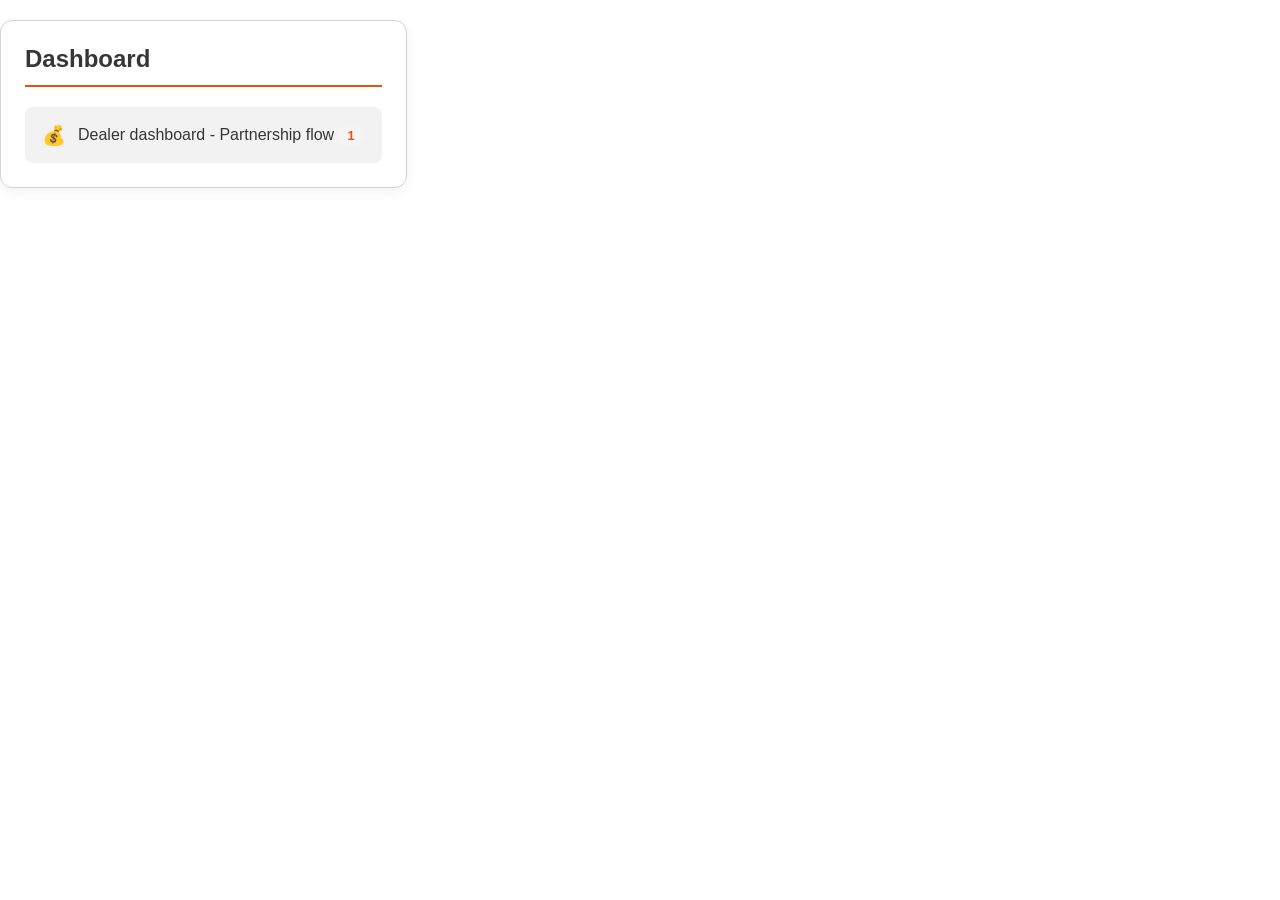
<file: index.html>
<!doctype html>
<html lang="en">
  <head>
    <meta charset="UTF-8" />
    <meta name="viewport" content="width=device-width, initial-scale=1.0" />
    <title>ICICI-Home Page</title>
  </head>
  <style>
    :root {
      --primary-color: #e3530f;
      --background: white;
      --foreground: #363636;
      --muted-foreground: #747474;
      --disabled: #f2f2f2;
      --border: #d4d4d4;
      --max-width: 1366px;
    }

    body {
      font-family: "Mulish", sans-serif;
      margin: 0;
      padding: 0;
      max-height: 100vh;
      color: var(--foreground);
    }

    * {
      box-sizing: border-box;
      margin: 0;
      padding: 0;
    }

    .container {
      max-width: var(--max-width);
      margin: 0 auto;
      padding: 20px 0px;
    }

    .header {
      text-align: center;
      margin-bottom: 40px;
      padding-top: 20px;
    }

    h1 {
      font-size: clamp(1.75rem, 4vw, 2.5rem);
      font-weight: 700;
      margin-bottom: 8px;
      color: var(--primary-color);
      line-height: 1.2;
    }

    .subtitle {
      font-size: clamp(0.9rem, 2vw, 1.1rem);
      color: var(--muted-foreground);
      font-weight: 400;
      max-width: 600px;
      margin: 0 auto;
    }

    .main-grid {
      display: grid;
      grid-template-columns: repeat(auto-fill, minmax(min(100%, 350px), 1fr));
      gap: clamp(20px, 3vw, 30px);
      align-items: start;
    }

    .section-card {
      background-color: white;
      border: 1px solid var(--border);
      border-radius: 12px;
      padding: clamp(20px, 3vw, 24px);
      box-shadow: 0 4px 12px rgba(0, 0, 0, 0.05);
      height: 100%;
    }

    .section-card:hover {
      box-shadow: 0 8px 20px rgba(0, 0, 0, 0.08);
    }

    .section-title {
      font-size: clamp(1.25rem, 2.5vw, 1.5rem);
      font-weight: 600;
      margin-bottom: clamp(16px, 3vw, 20px);
      padding-bottom: clamp(10px, 2vw, 12px);
      border-bottom: 2px solid var(--primary-color);
      color: var(--foreground);
    }

    .link-list {
      list-style: none;
      padding: 0;
      margin: 0;
    }

    .link-item {
      margin-bottom: clamp(12px, 2vw, 16px);
    }

    .link-item:last-child {
      margin-bottom: 0;
    }

    .page-link {
      display: flex;
      align-items: center;
      padding: clamp(12px, 2vw, 14px) clamp(14px, 2vw, 16px);
      background-color: var(--disabled);
      border: 1px solid transparent;
      border-radius: 8px;
      color: var(--foreground);
      text-decoration: none;
      font-weight: 500;
      min-height: 56px;
    }

    .page-link:hover,
    .page-link:focus-visible {
      background-color: var(--primary-color);
      color: white;
      border-color: var(--primary-color);
      text-decoration: none;
      outline: none;
    }

    .page-link:active {
      transform: scale(0.98);
    }

    .link-icon {
      margin-right: clamp(10px, 2vw, 12px);
      font-size: clamp(1.1rem, 2vw, 1.2rem);
      min-width: 24px;
      text-align: center;
    }

    .link-text {
      flex-grow: 1;
      font-size: clamp(0.9rem, 1.5vw, 1rem);
    }

    .link-count {
      background-color: rgba(255, 255, 255, 0.2);
      color: var(--primary-color);
      font-size: clamp(0.7rem, 1.5vw, 0.8rem);
      padding: 4px 10px;
      border-radius: 12px;
      font-weight: 600;
      transition: all 0.2s ease;
      min-width: 24px;
      text-align: center;
    }

    .page-link:hover .link-count,
    .page-link:focus-visible .link-count {
      background-color: rgba(255, 255, 255, 0.3);
      color: white;
    }

    @media (max-width: 480px) {
      .container {
        padding: 16px;
      }

      .main-grid {
        gap: 16px;
      }

      .section-card {
        padding: 18px;
      }

      .page-link {
        padding: 12px;
      }

      .link-icon {
        margin-right: 10px;
      }
    }

    @media (min-width: 768px) and (max-width: 1024px) {
      .main-grid {
        grid-template-columns: repeat(auto-fill, minmax(min(100%, 320px), 1fr));
      }
    }

    @media (min-width: 1025px) {
      .main-grid {
        grid-template-columns: repeat(3, 1fr);
      }
    }
  </style>
  <body>
    <div class="container">
      <div class="main-grid">
        <div class="section-card">
          <div>
            <h2 class="section-title">Dashboard</h2>
            <ul class="link-list">
              <li class="link-item">
                <a
                  href="./src/dealer-dashboard-partnership/dealer-dashboard-partnership.html"
                  class="page-link"
                >
                  <span class="link-icon">💰</span>
                  <span class="link-text"
                    >Dealer dashboard - Partnership flow</span
                  >
                  <span class="link-count">1</span>
                </a>
              </li>
            </ul>
          </div>
        </div>
      </div>
    </div>
  </body>
</html>
</file>
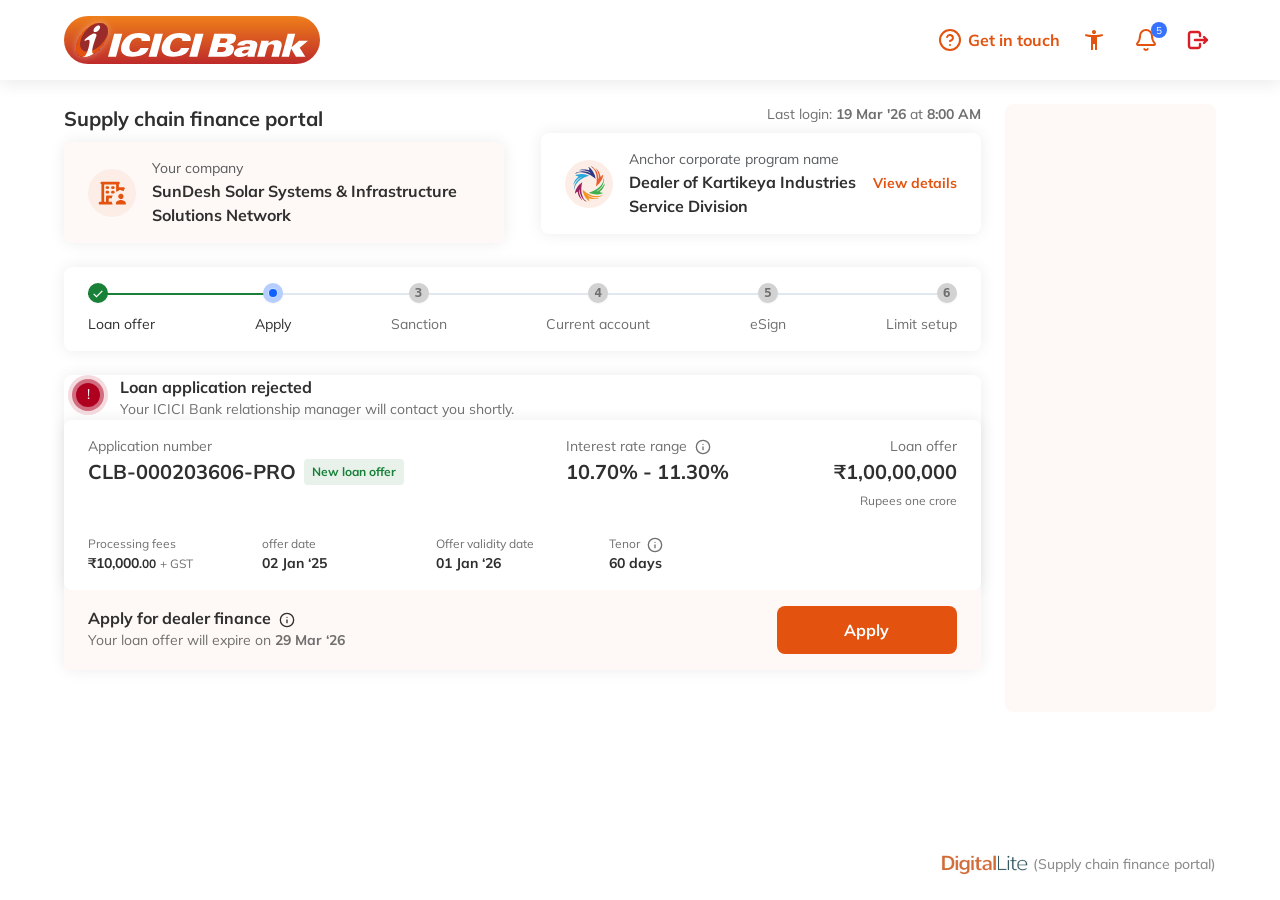
<file: src/dealer-dashboard-partnership/dealer-dashboard-partnership.html>
<!doctype html>
<html lang="en">
  <head>
    <meta charset="UTF-8" />
    <meta name="viewport" content="width=device-width, initial-scale=1.0" />
    <title>Dashboard</title>
    <link rel="stylesheet" href="../assets/css/plugins.css" />
    <link rel="stylesheet" href="../assets/css/global.css" />
    <link rel="stylesheet" href="../assets/css/material-icons.css" />
    <link rel="stylesheet" href="../assets/css/material-symbols.css" />
    <!-- Consolidated Partnership Flow Stylesheet -->
    <!-- <link rel="stylesheet" href="./scf-patnership.css" /> -->
    <link rel="stylesheet" href="./dashboard.css" />
    <link rel="stylesheet" href="./partnership.css" />

    <!-- Old CSS files commented out after consolidating into scf-patnership.css
    <link rel="stylesheet" href="./dealer-dashboard-partnership.css" />
    <link rel="stylesheet" href="./dashboard.css" />
    -->
  </head>

  <body class="dashboard-page">
    <!-- Skeleton -->
    <div id="dashboardSkeleton" class="dashboard-skeleton">
      <div class="skeleton-header"></div>

      <div class="max-content-area">
        <div class="row">
          <div class="col-lg-9 padding-skeleton">
            <div class="skeleton-box skeleton-top"></div>
            <div class="skeleton-box skeleton-stepper"></div>
            <div class="skeleton-box skeleton-card"></div>
          </div>

          <div class="col-lg-3 d-none d-md-block">
            <div class="skeleton-box skeleton-side"></div>
            <div class="skeleton-box skeleton-side"></div>
            <div class="skeleton-box skeleton-side"></div>
          </div>
        </div>
      </div>

      <div class="skeleton-box skeleton-bottom"></div>
    </div>

    <div id="dashboardContent" style="display: none">
      <!-- Header -->
      <header class="bg-white mobile-gradient-header">
        <div
          class="d-flex justify-content-between align-items-center max-content-area py-3 gap-3"
        >
          <div class="mobile-header-left">
            <img
              src="../assets/image/dashboard/ICICI-logo.svg"
              alt="logo"
              class="header-logo"
            />
          </div>

          <div
            class="mobile-header-right d-flex d-md-none align-items-center gap-3"
          >
            <div class="get-touch-wrapper">
              <button class="getInTouchBtn header-action-btn">
                <i data-lucide="circle-help"></i>
                <span>Get in touch</span>
              </button>

              <div class="getTouchDropdown get-touch-dropdown">
                <div class="drop-card">
                  <small class="rm-title">Relationship manager</small>

                  <h6>Harish Sharma</h6>

                  <hr />

                  <div class="dropdown-row">
                    <i data-lucide="phone"></i>

                    <span>+91 7432345677</span>
                    <div class="copy-contact">
                      <span class="material-icons copy-icon">content_copy</span>
                    </div>
                  </div>

                  <div class="dropdown-row last-part-dropdown-row">
                    <i data-lucide="mail"></i>

                    <span>harishsharma@gmail.com</span>
                    <div class="copy-contact">
                      <span class="material-icons copy-icon">content_copy</span>
                    </div>
                  </div>
                </div>

                <div class="dropdown-contact">
                  <i data-lucide="mail"></i>

                  <div>
                    <small>Email us @</small>

                    <p>scf@icicibank.in</p>
                  </div>
                </div>

                <div class="dropdown-contact">
                  <span class="material-symbols-outlined support-agent"
                    >support_agent</span
                  >

                  <div>
                    <small>Give a missed call on</small>

                    <p>1800 309 8595</p>
                  </div>
                </div>
              </div>
            </div>

            <img
              src="../assets/image/dashboard/accessibility_white.svg"
              alt="accessibility"
              width="25"
              id="openAccessibilityModalMobile"
            />

            <!-- <img
            src="../assets/image/dashboard/need-help.svg"
            alt="help"
            width="30"
            id="openHelpPanelMobile"
          /> -->

            <i data-lucide="bell" id="openNotificationPanelMobile"></i>

            <button id="openLogoutModal" class="header-icon-btn">
              <img src="../assets/image/dashboard/logout.svg" alt="" />
            </button>
          </div>

          <div class="d-none d-md-flex align-items-center header-actions">
            <div class="get-touch-wrapper">
              <button class="getInTouchBtn header-action-btn">
                <i data-lucide="circle-help"></i>
                <span>Get in touch</span>
              </button>

              <div class="getTouchDropdown get-touch-dropdown">
                <div class="drop-card">
                  <small class="rm-title">Relationship manager</small>

                  <h6>Harish Sharma</h6>

                  <hr />

                  <div class="dropdown-row">
                    <i data-lucide="phone"></i>

                    <span>+91 7432345677</span>
                    <div class="copy-contact">
                      <span class="material-icons copy-icon">content_copy</span>
                    </div>
                  </div>

                  <div class="dropdown-row last-part-dropdown-row">
                    <i data-lucide="mail"></i>

                    <span>harishsharma@gmail.com</span>
                    <div class="copy-contact">
                      <span class="material-icons copy-icon">content_copy</span>
                    </div>
                  </div>
                </div>

                <div class="dropdown-contact">
                  <i data-lucide="mail"></i>

                  <div>
                    <small>Email us @</small>

                    <p>scf@icicibank.in</p>
                  </div>
                </div>

                <div class="dropdown-contact">
                  <span class="material-symbols-outlined support-agent"
                    >support_agent</span
                  >

                  <div>
                    <small>Give a missed call on</small>

                    <p>1800 309 8595</p>
                  </div>
                </div>
              </div>
            </div>

            <button id="openAccessibilityModal" class="header-icon-btn">
              <img src="../assets/image/dashboard/accessibility.svg" alt="" />
            </button>

            <button
              id="openNotificationPanel"
              class="header-icon-btn notification-btn"
            >
              <i data-lucide="bell" id="openNotificationPanel"></i>

              <span class="notification-badge">5</span>
            </button>

            <button id="openLogoutModal" class="header-icon-btn">
              <img src="../assets/image/dashboard/logout.svg" alt="" />
            </button>
          </div>
        </div>
      </header>

      <!-- Empty state -->
      <!-- <div class="empty-state-container max-content-area">
        <div class="locked-overlay">
          <div class="icon">
            <i data-lucide="file" class="File-icon"></i>
          </div>
          <span class="locked-text">No data found</span>
          <div class="empty-sub">
            Please reload or contact your relationship manager.
          </div>
        </div>
      </div> -->

      <div class="max-content-area">
        <main class="dashboard-wrapper">
          <div class="">
            <div class="row">
              <div class="col-lg-9 left-side">
                <!-- Dashboard top cards -->
                <div id="dashboard-top-section">
                  <div class="top-dash-card">
                    <div>
                      <p class="dashboard-title title-1" id="dashboard-title">
                        Supply chain finance portal
                      </p>

                      <!-- id="openProfileView" -->
                      <div class="dashboard-card top-card">
                        <div
                          class="d-flex align-items-center justify-content-between"
                        >
                          <div class="d-flex align-items-center gap-3">
                            <div class="image-div">
                              <img
                                src="../assets/image/dashboard/building-user.svg"
                                alt=""
                              />
                            </div>

                            <div>
                              <p class="text-muted dashboard-title">
                                Your company
                              </p>

                              <p
                                class="mb-0 fw-bold your-company-labal character-limit"
                              >
                                SunDesh Solar Systems & Infrastructure Solutions
                                Network
                              </p>
                            </div>
                          </div>
                        </div>
                      </div>
                    </div>

                    <div class="part-2">
                      <p class="dashboard-title" id="dashboard-title">
                        Last login:
                        <span class="dashboard-top-span"
                          >19 Mar '26 <span class="at">at</span> 8:00 AM</span
                        >
                      </p>

                      <div class="dashboard-card" id="corporate-anchor">
                        <div
                          class="d-none d-md-flex align-items-center justify-content-between gap-corporate"
                        >
                          <div class="d-flex align-items-center gap-3">
                            <img
                              src="../assets/image/dashboard/dashboard-top.svg"
                              alt="logo"
                            />

                            <div>
                              <p class="text-muted dashboard-title">
                                Anchor corporate program name
                              </p>

                              <p
                                class="mb-0 fw-bold your-company-labal width-set character-limit-2"
                              >
                                Dealer of Kartikeya Industries Service Division
                              </p>
                            </div>
                          </div>

                          <span id="openAnchorDetails" class="view-details-btn">
                            View details
                          </span>
                        </div>

                        <!-- Mobile Layout -->
                        <div class="d-block d-md-none">
                          <div
                            class="d-flex justify-content-between align-items-center mb-2"
                          >
                            <p class="text-muted dashboard-title mb-0">
                              Anchor corporate program name
                            </p>

                            <span
                              id="openAnchorDetails"
                              class="view-details-btn"
                            >
                              View details
                            </span>
                          </div>

                          <div class="d-flex align-items-center gap-3">
                            <img
                              src="../assets/image/dashboard/dashboard-top.svg"
                              alt="logo"
                              class="image"
                            />

                            <p class="mb-0 fw-bold dealer-name">
                              Dealer of Kartikeya Industries Service Division
                            </p>
                          </div>
                        </div>
                      </div>
                    </div>
                  </div>
                </div>

                <!-- Mobile Profile Screen -->
                <div
                  id="mobileProfileSection"
                  class="mobile-profile-section d-md-none"
                >
                  <p class="dashboard-title">
                    Last login:
                    <span class="dashboard-top-span"
                      >19 Mar '26 at 8:00 AM</span
                    >
                  </p>
                  <div class="profile-card mb-3 mt-1 profile-card-margin">
                    <div class="d-flex align-items-center gap-3">
                      <div>
                        <h6 class="mb-1 text-muted your-title">
                          Your company details
                        </h6>
                        <p class="mb-0 fw-bold your-labal">
                          SunDesh Solar Systems & Services
                        </p>
                      </div>
                    </div>
                  </div>

                  <div class="profile-card profile-card-margin">
                    <div
                      class="d-flex align-items-center gap-3 mb-2 profile-part"
                    >
                      <div class="d-flex align-items-center gap-3">
                        <div class="km-card">KM</div>

                        <div>
                          <h6 class="mb-1 fw-bold" id="mobileProfileName">
                            Keshav Mishra
                          </h6>
                        </div>
                      </div>

                      <button
                        id="mobileEditProfileBtn"
                        class="view-details-btn"
                      >
                        Edit Profile
                        <i data-lucide="pencil" class="pencil"></i>
                      </button>
                    </div>

                    <div class="profile-row">
                      <span class="profile-label">Date of birth</span>
                      <span id="mobileProfileDob" class="profile-value"
                        >26 Apr ‘01</span
                      >
                    </div>

                    <div class="profile-row">
                      <span class="profile-label">Email ID</span>
                      <span id="mobileProfileEmail" class="profile-value"
                        >keshav.mishra@gmail.com</span
                      >
                    </div>

                    <div class="profile-row">
                      <span class="profile-label">Mobile number</span>
                      <span id="mobileProfileMobile" class="profile-value"
                        >+91 7656440011</span
                      >
                    </div>

                    <div class="profile-row profile-row-bottom">
                      <span class="profile-label">Address</span>
                      <span id="mobileProfileAddress" class="profile-value">
                        178CP, Bandra Kurla Complex, Mumbai, Maharashtra,
                        400025.
                      </span>
                    </div>
                  </div>
                </div>

                <!-- Anchor details modal -->
                <div id="anchorDetailsModal" class="custom-modal-overlay">
                  <div class="custom-modal relationship-modal margin-modal">
                    <button class="modal-close-btn" data-close-modal>
                      <span class="material-icons">close</span>
                    </button>

                    <h2 class="modal-title">Anchor corporate details</h2>

                    <div class="rm-user-section">
                      <img
                        src="../assets/image/dashboard/dashboard-top.svg"
                        alt="logo"
                      />

                      <div>
                        <h6>Kartikeya Industries</h6>
                      </div>
                    </div>

                    <div class="rm-contact-card">
                      <div class="contact-row">
                        <i data-lucide="user"></i>
                        <span>Rajeev Mishra</span>
                      </div>

                      <div class="contact-row">
                        <i data-lucide="phone"></i>
                        <span>+91 7432345677</span>

                        <div class="copy-contact">
                          <span class="material-icons copy-icon"
                            >content_copy</span
                          >
                        </div>
                      </div>

                      <div class="contact-row">
                        <i data-lucide="mail"></i>
                        <span>rakesh.kumar@gmail.com</span>

                        <div class="copy-contact">
                          <span class="material-icons copy-icon"
                            >content_copy</span
                          >
                        </div>
                      </div>
                    </div>

                    <div class="modal-footer-right">
                      <button class="outline-orange-btn" data-close-modal>
                        Close
                      </button>
                    </div>
                  </div>
                </div>

                <!-- Profile view modal -->
                <div id="profileViewModal" class="custom-modal-overlay">
                  <div class="custom-modal profile-modal">
                    <button class="modal-close-btn" data-close-modal>
                      <span class="material-icons">close</span>
                    </button>

                    <h2 class="modal-title">Profile details</h2>

                    <div class="profile-card">
                      <div class="profile-row profile-row-top">
                        <span class="profile-label">Name</span>
                        <strong id="profileName" class="profile-value"
                          >Keshav Mishra</strong
                        >
                      </div>

                      <div class="profile-row">
                        <span class="profile-label">Date of birth</span>
                        <strong id="profileDob" class="profile-value"
                          >1990/08/28</strong
                        >
                      </div>

                      <div class="profile-row">
                        <span class="profile-label">Email ID</span>
                        <strong id="profileEmail" class="profile-value"
                          >keshav.mishra@gmail.com</strong
                        >
                      </div>

                      <div class="profile-row">
                        <span class="profile-label">Mobile number</span>
                        <strong id="profileMobile" class="profile-value"
                          >+91 9362736457</strong
                        >
                      </div>

                      <div class="profile-row profile-row-bottom">
                        <span class="profile-label">Address</span>
                        <strong class="profile-value" id="profileAddress"
                          >431TP BKC, Mumbai, Maharashtra, 400051</strong
                        >
                      </div>
                    </div>

                    <div class="modal-footer-right">
                      <button class="outline-orange-btn" data-close-modal>
                        Close
                      </button>

                      <button class="orange-btn" id="openProfileEdit">
                        Edit
                      </button>
                    </div>
                  </div>
                </div>

                <!-- Profile edit modal -->
                <div id="profileEditModal" class="custom-modal-overlay">
                  <div class="custom-modal profile-modal">
                    <button class="modal-close-btn" data-close-modal>
                      <span class="material-icons">close</span>
                    </button>

                    <h2 class="modal-title">Profile details</h2>

                    <div class="row g-3 modal-pad">
                      <div class="col-md-6 profile-card-margin">
                        <label class="form-label">Name</label>
                        <input
                          class="form-control"
                          id="editName"
                          value="Keshav Mishra"
                        />
                      </div>

                      <div class="col-md-6 second-item profile-card-margin">
                        <label class="form-label"
                          >Date of birth as per aadhaar
                          <i
                            data-lucide="info"
                            class="info-icon date-icon"
                            data-tooltip="Date of birth"
                          ></i>
                        </label>
                        <div class="position-relative calender-input">
                          <input
                            type="text"
                            class="form-control pe-5"
                            id="editDob"
                            value="26/04/2001"
                          />
                          <i
                            data-lucide="calendar"
                            class="bi bi-calendar3 position-absolute top-50 end-0 translate-middle-y me-3 copy-icon"
                          ></i>
                        </div>
                      </div>

                      <div class="col-md-6">
                        <label class="form-label">Email ID</label>
                        <input
                          class="form-control"
                          id="editEmail"
                          value="keshav.mishra@gmail.com"
                        />
                      </div>

                      <div class="col-md-6">
                        <label class="form-label">Mobile number</label>
                        <div class="d-flex gap-3">
                          <input
                            class="form-control edit-mobile-pre"
                            value="+91"
                            disabled
                          />
                          <input
                            class="form-control"
                            id="editMobile"
                            value="9362736457"
                            maxlength="10"
                          />
                        </div>
                      </div>

                      <div class="col-md-6">
                        <label class="form-label">Address</label>
                        <input
                          id="editAddress"
                          class="form-control"
                          value="178CP, Bandra Kurla Complex, Road 21 "
                        />
                      </div>

                      <div class="col-md-6">
                        <label class="form-label">Pin code</label>
                        <input class="form-control" value="400051" />
                      </div>

                      <div class="mobile-profile">
                        <div class="col-md-6">
                          <label class="form-label">City</label>
                          <span class="form-control form-input-value"
                            >Mumbai</span
                          >
                        </div>

                        <div class="col-md-6">
                          <label class="form-label">State</label>
                          <span class="form-control form-input-value"
                            >Maharashtra</span
                          >
                        </div>
                      </div>
                    </div>

                    <div class="modal-footer-right">
                      <button class="outline-orange-btn" data-close-modal>
                        Cancel
                      </button>

                      <button class="orange-btn" id="updateProfileBtn">
                        Update
                      </button>
                    </div>
                  </div>
                </div>

                <!-- Stepper card -->
                <div id="stepper-card" class="dashboard-card mt-4">
                  <div class="stepper-wrapper" id="stepperWrapper">
                    <div class="stepper-line"></div>

                    <div class="stepper-progress"></div>

                    <div class="step-item active" id="step1">
                      <div class="step-circle step-circle-check">
                        <i class="check-icon material-symbols-outlined"
                          >check</i
                        >
                      </div>
                      <div class="step-label step-1">Loan offer</div>
                    </div>
                    <div class="step-item current" id="step2">
                      <div class="step-circle"></div>
                      <div class="step-label">Apply</div>
                    </div>
                    <div class="step-item" id="step3">
                      <div class="step-circle">3</div>
                      <div class="step-label">Sanction</div>
                    </div>
                    <div class="step-item" id="step4">
                      <div class="step-circle">4</div>
                      <div class="step-label">Current account</div>
                    </div>
                    <div class="step-item" id="step5">
                      <div class="step-circle">5</div>
                      <div class="step-label">eSign</div>
                    </div>
                    <div class="step-item" id="step6">
                      <div class="step-circle step-last">6</div>
                      <div class="step-label step-n">Limit setup</div>
                    </div>
                  </div>
                </div>

                <!-- Dashboard Cards -->
                <div class="dashboardCardHigh">
                  <div
                    id="cardHeaderSection"
                    class="d-flex justify-content-between align-items-start flex-wrap"
                  >
                    <div class="d-flex gap-3 application-block">
                      <div class="alert-icon-container">
                        <div class="alert-icon-outer rejected-outer"></div>
                        <div class="alert-icon-middle rejected-middle"></div>
                        <!-- <i data-lucide="alert-circle" class="alert-icon-inner"></i> -->
                        <div class="alert-icon-custom rejected-custom">
                          <span class="exclamation-mark">!</span>
                        </div>
                      </div>

                      <div class="mt-3 mt-lg-0 loan-rejected-block">
                        <p
                          id="rejectedTitle"
                          class="fs-6 fw-bold your-company-labal"
                        >
                          Loan application rejected
                        </p>

                        <div class="d-flex align-items-center gap-2">
                          <p class="relation">
                            Your ICICI Bank relationship manager will contact
                            you shortly.
                          </p>
                        </div>
                      </div>
                    </div>
                  </div>

                  <div id="dashboard-card-top" class="dashboard-card-box">
                    <div class="d-flex justify-content-between flex-wrap">
                      <div>
                        <div class="mt-3 mt-lg-0 application-block">
                          <p class="loan-label-top">Application number</p>
                          <div class="d-flex align-items-center gap-2">
                            <p
                              class="fw-bold mb-0 fs-5 account-number-clb your-company-labal"
                            >
                              CLB-000203606-PRO
                            </p>

                            <span
                              id="loanOfferBadge"
                              class="status-badge fw-bold"
                              >New loan offer</span
                            >
                          </div>
                        </div>
                      </div>

                      <div class="seperator"></div>

                      <div
                        class="d-flex justify-content-between align-items-start gap-add"
                      >
                        <div id="interestRangeBox">
                          <p class="loan-label-top">
                            Interest rate range
                            <i
                              data-lucide="info"
                              class="chevron-icon info-icon info-css"
                              data-tooltip="Interest rate"
                            ></i>
                          </p>

                          <p class="fw-bold fs-5 mb-0 your-company-labal">
                            10.70% - 11.30%
                          </p>
                        </div>

                        <div id="rateOfInterestBox" style="display: none">
                          <p class="loan-label-top">
                            Interest rate
                            <i
                              data-lucide="info"
                              class="chevron-icon info-icon info-css"
                              data-tooltip="Interest rate"
                            ></i>
                          </p>

                          <p class="fw-bold fs-5 mb-0 your-company-labal">
                            10.70%
                          </p>
                        </div>

                        <div class="text-end-part loan-grid-part">
                          <p id="loan-word" class="loan-label-top">
                            Loan offer
                          </p>

                          <p
                            class="fw-bold fs-5 mb-0 your-company-labal loan-amount"
                          >
                            ₹1,00,00,000
                          </p>

                          <small class="loan-rupee"> Rupees one crore </small>
                        </div>
                      </div>
                    </div>

                    <div class="loan-grid mt-4">
                      <div id="processingFeeBox">
                        <p class="loan-label">Processing fees</p>
                        <div id="processingFeeValue" class="loan-value">
                          ₹10,000<span class="fee-small">.00</span>
                          <span id="gst">+ GST</span>
                        </div>
                      </div>

                      <div class="grid-right-part" id="sanctionDateBox">
                        <p class="loan-label">offer date</p>
                        <div class="loan-value">02 Jan ‘25</div>
                      </div>

                      <div id="limitExpiryBox">
                        <p class="loan-label">Offer validity date</p>
                        <div class="loan-value">01 Jan ‘26</div>
                      </div>

                      <div class="grid-right-part">
                        <p class="loan-label">
                          Tenor
                          <i
                            data-lucide="info"
                            class="chevron-icon info-icon info-css"
                            data-tooltip="Tranche repayment tenor"
                          ></i>
                        </p>

                        <div class="loan-value">60 days</div>
                      </div>

                      <div id="currentAccount" style="display: none">
                        <p class="loan-label">Current account</p>
                        <div class="loan-value">1006 1995 1006</div>
                      </div>
                    </div>
                  </div>

                  <div
                    id="cardFooterSection"
                    class="d-flex justify-content-between align-items-start flex-wrap foot"
                  >
                    <div>
                      <div class="mt-3 mt-lg-0 apply-card-footer">
                        <p class="fs-6 fw-bold" id="cardFooterTitle">
                          Apply for dealer finance
                          <i
                            data-lucide="info"
                            class="chevron-icon info-icon info-css"
                            data-tooltip="Revolving line of credit"
                          ></i>
                        </p>

                        <div class="d-flex align-items-center gap-2">
                          <p id="cardFooterText">
                            Your loan offer will expire on
                            <strong>29 Mar ‘26</strong>
                          </p>
                        </div>
                      </div>
                    </div>

                    <div class="mt-3 mt-lg-0 button-part">
                      <button id="applyBtn" class="fw-bold orange-btn">
                        Apply
                      </button>
                    </div>
                  </div>
                </div>

                <!-- Limit setup card -->
                <div id="limitSetupSection">
                  <div class="dashboard-card-box">
                    <div
                      class="d-flex justify-content-between flex-wrap limit-validity"
                    >
                      <div class="d-flex gap-3 application-block">
                        <div class="icon-frame">
                          <img
                            src="../assets/image/dashboard/icici-icon.svg"
                            width="36"
                          />
                        </div>

                        <div class="account-number-section">
                          <div class="loan-label-top">
                            SCF limit account number
                          </div>
                          <div class="loan-value account-number-value">
                            xxxx xxxx 8754
                          </div>
                        </div>
                      </div>

                      <div class="seperator"></div>

                      <div class="proceed-to-esign-part">
                        <div class="d-flex justify-content-end first-card">
                          <div class="items-place">
                            <div class="loan-label-top">Utilized limit</div>
                            <div
                              class="d-flex gap-1 percentage-block-part start-div"
                            >
                              <div class="outstanding-amount-value">
                                ₹xxxxxxxxxx
                              </div>
                              <div
                                class="percentage-block fw-bold"
                                style="display: none"
                              >
                                0%
                              </div>
                            </div>
                            <small
                              class="saction-limiy-value-words"
                              style="display: none"
                            >
                              Rupees zero
                            </small>
                          </div>

                          <div class="items-place grid-right-part">
                            <div class="loan-label-top">Available limit</div>
                            <div class="d-flex gap-1 percentage-block-part">
                              <div
                                class="available-amount-value your-company-labal"
                              >
                                ₹xxxxxxxxxx
                              </div>
                              <div
                                class="available-percent percentage-block fw-bold"
                                style="display: none"
                              >
                                100%
                              </div>
                            </div>
                            <small
                              class="saction-limiy-value-words"
                              style="display: none"
                            >
                              Rupees one crore
                            </small>
                          </div>
                        </div>
                      </div>

                      <div class="items-place gap-3 items-place-last">
                        <div class="d-flex align-items-end saction">
                          <div class="loan-label-top">Sanctioned limit</div>
                          <div class="d-flex align-items-end grid-flex-start">
                            <div
                              class="sanction-limit-value your-company-labal"
                            >
                              ₹xxxxxxxxxx
                            </div>

                            <small
                              class="saction-limiy-value-words"
                              style="display: none"
                            >
                              Rupees one crore
                            </small>
                          </div>
                        </div>

                        <div class="view-details-btn" id="toggleAccountDetails">
                          View details
                          <i data-lucide="eye"></i>
                        </div>
                      </div>
                    </div>

                    <div class="loan-grid mt-4 grid-parts">
                      <div>
                        <p class="loan-label">Interest rate</p>
                        <div class="loan-value">10.70%</div>
                      </div>

                      <div class="grid-right-part">
                        <p class="loan-label">Processing fee</p>
                        <div class="loan-value">
                          ₹10,000<span class="fee-small">.00</span>
                          <span id="gst">+ GST</span>
                        </div>
                      </div>

                      <div>
                        <p class="loan-label">Limit setup date</p>
                        <div class="loan-value">02 Jan '25</div>
                      </div>

                      <div class="grid-right-part">
                        <p class="loan-label">Limit expiry date</p>
                        <div class="loan-value">01 Jan '26</div>
                      </div>

                      <div>
                        <p class="loan-label">
                          Tenor
                          <i
                            data-lucide="info"
                            class="chevron-icon info-icon info-css"
                            data-tooltip="Tranche repayment tenor"
                          ></i>
                        </p>
                        <div class="loan-value">60 days</div>
                      </div>

                      <div class="account-frozen grid-right-part">
                        <p class="loan-label">Account status</p>
                        <div class="loan-value">Unfreeze</div>
                      </div>
                    </div>
                  </div>

                  <div id="limitBottomSection"></div>
                </div>

                <!-- E-Sign Redirect Modal -->
                <div
                  id="esignRedirectModal"
                  class="esign-modal-overlay"
                  style="display: none"
                >
                  <div class="esign-modal-box margin-modal">
                    <button class="esign-modal-close" id="closeEsignModal">
                      ✕
                    </button>

                    <h3 class="esign-modal-title">Proceed to eSign</h3>

                    <div class="esign-modal-content">
                      <div class="esign-modal-icon">
                        <i data-lucide="arrow-up-right"></i>
                      </div>

                      <p>
                        You will be re-directing to the third party
                        <br />
                        portal for eSigning process.
                      </p>
                    </div>

                    <div class="d-flex justify-content-end gap-3 footer-btns">
                      <button
                        id="partnerEsignCancelBtn"
                        class="outline-orange-btn fw-bold"
                      >
                        Cancel
                      </button>
                      <button
                        id="partnerEsignProceedBtn"
                        class="orange-btn fw-bold"
                      >
                        Proceed
                      </button>
                    </div>
                  </div>
                </div>

                <!-- Tour overlay modal -->
                <div
                  id="tourOverlay"
                  class="tour-overlay"
                  style="display: none"
                >
                  <div id="tourHighlight"></div>

                  <div id="tourTooltip" class="tour-tooltip">
                    <button class="tour-close" id="tourClose">
                      <span class="material-icons">close</span>
                    </button>

                    <div id="tourTooltipContent"></div>
                    <div class="steps-tour-container">
                      <div class="steps-tour"></div>
                      <div class="step-tour"></div>
                      <div class="step-tour"></div>
                    </div>

                    <div class="tour-footer">
                      <span id="tourStepText">Step 1/4</span>

                      <div class="tooltip-footer">
                        <button id="tourSkip" class="outline-orange-btn">
                          Skip
                        </button>

                        <button id="tourNext" class="orange-btn">Next</button>
                      </div>
                    </div>
                  </div>
                </div>

                <!-- Loan reject modal -->
                <div id="rejectModal" class="custom-modal-overlay">
                  <div
                    class="custom-modal relationship-modal logout-modal margin-modal"
                  >
                    <button
                      class="modal-close-btn"
                      id="rejectModalCloseBtn"
                      data-close-modal
                    >
                      <i data-lucide="x"></i>
                    </button>
                    <div class="d-flex gap-3">
                      <img
                        src="../assets/image/auth/logout.svg"
                        alt="verification-done"
                        class="verification-done"
                      />
                      <div class="d-flex flex-column gap-1">
                        <h5 class="modal-title">Loan application rejected</h5>
                        <p class="verification-subtitle">
                          Thank you for your interest in channel finance
                          facility. We are unable to offer loan basis the bureau
                          details. We sincerely regret the inconvenience
                        </p>
                      </div>
                    </div>

                    <div class="modal-footer-right">
                      <button
                        class="outline-orange-btn"
                        data-close-modal
                        id="closeRejectModal"
                      >
                        Close
                      </button>
                    </div>
                  </div>
                </div>

                <!-- Esign card -->
                <div id="dashboardEsign" style="display: none">
                  <div class="esign-box">
                    <div
                      class="d-flex justify-content-between align-items-center flex-wrap gap-3 esign-block"
                    >
                      <div>
                        <h5 class="fw-bold fs-6 esign-title your-company-labal">
                          eSign
                          <i
                            data-lucide="info"
                            class="chevron-icon info-icon info-css"
                            data-tooltip="eSign"
                          ></i>
                        </h5>

                        <p
                          class="mb-0 mt-2 esign-title"
                          id="esignMainSigner your-company-labal"
                        >
                          Signatory:
                          <strong class="your-company-labal"
                            >Ramesh Lakshmi Ronda</strong
                          >
                        </p>
                      </div>

                      <button class="orange-btn" id="mainEsignBtn">
                        Proceed to eSign
                      </button>
                    </div>

                    <div
                      id="esignPendingSection"
                      class="d-flex justify-content-between align-items-center flex-wrap"
                    >
                      <p class="mb-0" id="esignPendingText">
                        eSign pending with <strong>3 partners</strong>
                      </p>

                      <span class="view-details-btn" id="toggleEsign">
                        <span class="view-btn">View details</span>
                        <i data-lucide="chevron-down" class="chevron-icon"></i
                      ></span>
                    </div>

                    <div id="partnerDetails" style="display: none">
                      <div class="partner-grid">
                        <div>
                          <p class="text-muted partner-label">Partner 1</p>

                          <div class="partner-grid-detail">
                            <div class="partner-name">
                              Gayatri Lakshmi Ronda
                            </div>

                            <div class="green-text partner-status">
                              eSigned
                              <i
                                data-lucide="circle-check"
                                class="chevron-icon info-icon check-icon-circle"
                                data-tooltip="eSigned"
                              ></i>
                            </div>
                          </div>
                        </div>

                        <div>
                          <p class="text-muted partner-label">Partner 2</p>

                          <div class="partner-grid-detail">
                            <div class="partner-name">Ramesh Lakshmi Ronda</div>

                            <div class="pending-text partner-status">
                              Pending
                            </div>
                          </div>
                        </div>

                        <div>
                          <p class="partner-label partner-disabled">
                            Partner 3
                          </p>

                          <div class="partner-grid-detail">
                            <div class="partner-name partner-disabled">
                              Sameer Lakshmi Ronda
                            </div>

                            <div
                              class="pending-text partner-status partner-disabled partner-status-bg"
                            ></div>
                          </div>
                        </div>

                        <div>
                          <p class="partner-label partner-disabled">
                            Partner 4
                          </p>

                          <div class="partner-grid-detail">
                            <div class="partner-name partner-disabled">
                              Kajal Lakshmi Ronda
                            </div>

                            <div
                              class="pending-text partner-status partner-disabled partner-status-bg"
                            ></div>
                          </div>
                        </div>
                      </div>
                    </div>
                  </div>
                </div>

                <!-- Document card -->
                <div id="dashboardDocuments" style="display: none">
                  <div class="document-box-column mt-4">
                    <div class="document-header" id="documentsToggle">
                      <h6 class="mb-0 fw-bold your-company-labal loan-document">
                        Loan documents
                      </h6>

                      <i
                        data-lucide="chevron-down"
                        id="documentsArrow"
                        class="chevron-icon"
                      ></i>
                    </div>

                    <div id="documentsContent" style="display: none">
                      <div class="document-list">
                        <div class="document-item">
                          <div class="document-title">
                            Loan agreement.pdf
                            <i
                              data-lucide="info"
                              class="info-icon info-css"
                              data-tooltip="Loan agreement"
                            ></i>
                          </div>

                          <div class="download-link download-btn">
                            <span id="download-text" class="download-text">
                              Download
                            </span>

                            <i id="download-icon" data-lucide="download"></i>

                            <span
                              class="spinner-border spinner-border-sm d-none download-loader"
                            ></span>
                          </div>
                        </div>

                        <div class="document-item">
                          <div class="document-title">
                            Sanction letter.pdf
                            <i
                              data-lucide="info"
                              class="info-icon info-css"
                              data-tooltip="Saction letter"
                            ></i>
                          </div>

                          <div class="download-link download-btn">
                            <span id="download-text" class="download-text">
                              Download
                            </span>

                            <i id="download-icon" data-lucide="download"></i>

                            <span
                              class="spinner-border spinner-border-sm d-none download-loader"
                            ></span>
                          </div>
                        </div>
                      </div>
                    </div>
                  </div>
                </div>

                <!-- Mobile Account Actions -->
                <div
                  id="mobileAccountActions"
                  class="d-md-none"
                  style="display: none"
                >
                  <div class="mb-3 footer-section">
                    <div class="footer-label">View account balance</div>

                    <div class="footer-link">
                      Redirect to CIB
                      <i data-lucide="arrow-up-right"></i>
                    </div>
                  </div>

                  <hr class="horizontal" />

                  <div class="footer-section">
                    <div class="footer-label">Account statement</div>

                    <div class="footer-link">
                      Download statement
                      <i data-lucide="download" class="chevron-icon"></i>
                    </div>
                  </div>
                </div>
              </div>

              <!-- Sidebar -->
              <div class="d-none d-md-block col-lg-3 sidebar-width">
                <div class="sidebar-box"></div>
              </div>
            </div>
          </div>
        </main>
      </div>

      <div id="toast"></div>

      <!-- Footer -->
      <div id="dashboardFooter">
        <div class="max-content-area">
          <div class="footer-left" id="footerBalanceSection">
            <div>
              <div class="footer-label">View account balance</div>

              <div class="footer-link">
                Redirect to CIB
                <i data-lucide="arrow-up-right"></i>
              </div>
            </div>

            <div id="footerStatementSection">
              <div class="footer-label">Account statement</div>

              <div class="footer-link">
                Download statement
                <i data-lucide="download" class="chevron-icon"></i>
              </div>
            </div>
          </div>

          <div class="footer-right">
            <img
              src="../assets/image/dashboard/digital-lite-orange.svg"
              class="digital-image"
            />

            <div class="footer-right-text">
              <span>(Supply chain finance portal)</span>
            </div>
          </div>
        </div>
      </div>

      <!-- Mobile Bottom Navigation -->
      <div id="mobileBottomNav" class="mobile-bottom-nav d-md-none">
        <div class="mobile-nav-item active" data-tab="dashboard">
          <i data-lucide="layout-dashboard"></i>
          <span>Dashboard</span>
        </div>

        <div id="footer-profile" class="mobile-nav-item" data-tab="profile">
          <i data-lucide="user"></i>
          <span>Profile</span>
        </div>
      </div>
    </div>

    <div id="sidePanelOverlay"></div>

    <!-- Notification side panel -->
    <div id="notificationPanel" class="side-panel">
      <div class="panel-header">
        <h4 class="norify">
          <i data-lucide="bell" id="close-mobile"></i>
          <i
            data-lucide="chevron-left"
            class="close-panel"
            id="close-desktop"
          ></i>
          Notifications
        </h4>

        <button class="close-panel" id="close-mobile">
          <i data-lucide="x"></i>
        </button>
      </div>

      <div class="panel-header panel-bottom">
        <h4 class="date-panel">20 Jun ‘25 (Today)</h4>

        <button>
          <p class="mark-all">
            <i data-lucide="check-check"></i>Mark all as read
          </p>
        </button>
      </div>

      <div class="panel-body">
        <div class="notification-item">
          <div class="round-ball"></div>
          <div>
            <i data-lucide="file" class="notify-icon"></i>
          </div>
          <div>
            <h6>Sanction letter is sent to your email ID.</h6>
            <p>
              Thankyou for completing your sanction application, Your sanction
              letter is sent to the registered email ID.
            </p>
            <span>10:35 AM</span>
          </div>
        </div>

        <div class="notification-item">
          <div class="notification-point"></div>
          <div>
            <i data-lucide="clock" class="notify-icon"></i>
          </div>
          <div>
            <h6>Offer expiring soon.</h6>
            <p>
              Your loan offer expires in 3 days, don’t miss out. Apply now to
              secure your limit before it expires.
            </p>
            <span>10:35 AM</span>
          </div>
        </div>

        <div class="notification-item">
          <div class="notification-point"></div>
          <div>
            <i data-lucide="clock" class="notify-icon"></i>
          </div>
          <div>
            <h6>Your KYC is pending.</h6>
            <p>
              ICICI Bank relationship manager will contact you to complete your
              KYC.
            </p>
            <span>10:35 AM</span>
          </div>
        </div>
      </div>
    </div>

    <!-- Accessibility panel -->
    <div id="accessibilityOverlay"></div>
    <div id="accessibilityPanel">
      <div class="accessibility-content">
        <button class="modal-close-btn" data-close-modal>
          <i data-lucide="x"></i>
        </button>
        <h5>Accessibility Settings</h5>

        <div class="setting-row">
          <img
            src="../assets/image/dashboard/size.svg"
            alt=""
            class="text-size"
          />
          <span>Text Size</span>

          <div class="setting-controls">
            <button class="decrease-font">−</button>
            <button class="not-active first" data-state="0">A</button>
            <button class="active second" data-state="1">A</button>
            <button class="not-active third" data-state="2">A</button>
            <button class="increase-font">+</button>
          </div>
        </div>

        <div class="setting-row">
          <img
            src="../assets/image/dashboard/line-height.svg"
            alt=""
            class="line-height"
          />
          <span>Line Height</span>

          <div class="setting-controls">
            <button class="decrease-line">−</button>
            <button class="not-active first" data-state="0">☰</button>
            <button class="active second" data-state="1">☰</button>
            <button class="not-active third" data-state="2">☰</button>
            <button class="increase-line">+</button>
          </div>
        </div>

        <div class="setting-row">
          <img
            src="../assets/image/dashboard/letter-spacing.svg"
            alt=""
            class="letter-spacing"
          />
          <span>Letter Spacing</span>

          <div class="setting-controls">
            <button class="decrease-spacing">−</button>
            <button class="not-active first" data-state="0">|A|</button>
            <button class="active second" data-state="1">|A|</button>
            <button class="not-active third" data-state="2">|A|</button>
            <button class="increase-spacing">+</button>
          </div>
        </div>

        <div class="setting-row">
          <img
            src="../assets/image/dashboard/high-contrast.svg"
            alt=""
            class="high-contrast-part"
          />
          <span>High contrast mode</span>

          <div class="form-check form-switch">
            <input
              id="highContrastToggle"
              class="form-check-input"
              type="checkbox"
            />
          </div>
        </div>

        <div class="accessibility-footer">
          <button class="outline-orange-btn" id="resetAccessibility">
            Reset
          </button>

          <button class="orange-btn" id="applyAccessibility">Apply</button>
        </div>
      </div>
    </div>

    <!-- Logout modal -->
    <div id="logoutModal" class="custom-modal-overlay">
      <div class="custom-modal relationship-modal logout-modal margin-modal">
        <button class="modal-close-btn" data-close-modal>
          <i data-lucide="x"></i>
        </button>
        <div class="d-flex gap-3">
          <img
            src="../assets/image/auth/logout.svg"
            alt="verification-done"
            class="verification-done"
          />
          <div class="d-flex flex-column gap-1">
            <h5 class="modal-title">Are you sure you want to cancel?</h5>
            <p class="verification-subtitle">
              Clicking on logout will take you to home screen.
            </p>
          </div>
        </div>

        <div class="modal-footer-right">
          <button class="outline-orange-btn" data-close-modal>Close</button>
          <button id="proceedBtn" class="orange-btn" data-close-modal>
            Logout
          </button>
        </div>
      </div>
    </div>

    <!-- Desktop logout success screen -->
    <div id="logoutSuccessScreen" style="display: none">
      <div class="logout">
        <div class="max-content-area">
          <div class="logout-header">
            <img
              src="../assets/image/dashboard/ICICI-logo.svg"
              alt="logo"
              class="header-logo"
            />
          </div>
        </div>
      </div>

      <div class="logout-success-content max-content-area">
        <div class="alert-icon-container">
          <div class="alert-icon-outer"></div>
          <div class="alert-icon-middle"></div>
          <div class="alert-icon-custom">
            <span class="material-icons">check</span>
          </div>
        </div>

        <h2>You have been logged out successfully</h2>

        <p>
          Thank you for using the ICICI Bank SCF Portal. Your progress has been
          saved, log back in to continue.
        </p>
      </div>
    </div>

    <!-- Mobile logout success screen -->
    <div
      id="mobileLogoutSuccessScreen"
      style="display: none"
      class="custom-modal-overlay"
    >
      <div class="custom-modal relationship-modal logout-modal">
        <button class="modal-close-btn" data-close-modal>
          <span class="material-icons">close</span>
        </button>
        <div class="d-flex gap-3">
          <div class="alert-icon-container">
            <div class="alert-icon-outer"></div>
            <div class="alert-icon-middle"></div>
            <div class="alert-icon-custom">
              <span class="material-icons">check</span>
            </div>
          </div>
          <div class="d-flex flex-column gap-1">
            <h5 class="modal-title">You have been logged out successfully</h5>
            <p class="verification-subtitle">
              Thank you for using the ICICI Bank SCF Portal. Your progress has
              been saved, log back in to continue.
            </p>
          </div>
        </div>
      </div>
    </div>

    <!-- Toast container -->
    <div id="toastContainer">
      <div id="downloadToast" class="custom-toast" style="display: none">
        <div class="toast-icon"></div>
        <div>
          <div class="toast-title">Download successful</div>
          <div class="toast-message">
            Sanction letter document has been downloaded successfully
          </div>
        </div>
      </div>
    </div>

    <!-- Apply for sanction modal -->
    <div class="custom-modal-overlay" id="applySanctionModal">
      <div class="custom-modal sanction-modal">
        <div class="corner-image">
          <img
            src="../assets/image/dashboard/bg-image.svg"
            alt="document icon"
          />
        </div>

        <div class="side-center-image">
          <img
            src="../assets/image/dashboard/file.svg"
            alt="verification badge"
          />
        </div>

        <div class="side-mobile-image" style="display: none">
          <img
            src="../assets/image/dashboard/side-mobile-file.svg"
            alt="verification badge"
          />
        </div>

        <div class="mobile-fix">
          <button class="modal-close-btn" id="modalCloseBtn">
            <span class="material-icons">close</span>
          </button>

          <h2>Apply for dealer finance</h2>

          <p class="subtitle">Steps you need to follow:</p>
        </div>

        <div class="sanction-steps">
          <div class="sanction-step">
            <span>1</span>
            <div>
              <h6>Verify entity details</h6>
              <p>PAN, GST & URC</p>
            </div>
          </div>

          <div class="sanction-step">
            <span>2</span>
            <div>
              <h6>Additional entity details</h6>
              <p>LEI & banking exposure</p>
            </div>
          </div>

          <div class="sanction-step">
            <span>3</span>
            <div>
              <h6>Proprietor details</h6>
              <p>Personal details of proprietor</p>
            </div>
          </div>

          <div class="sanction-step">
            <span>4</span>
            <div>
              <h6>Bank statement & ITR</h6>
              <p>Account details, bank statement and ITR</p>
            </div>
          </div>
        </div>

        <div class="grid-part-apply">
          <p class="apply-six-title">Keep these details/documents ready:</p>
          <div class="grid-section">
            <span class="grid-section-part">
              <div class="icon-circle">
                <span class="material-symbols-outlined"> contact_mail </span>
              </div>
              PAN card
              <span class="personal">(personal)</span>
            </span>
            <span class="grid-section-part">
              <div class="icon-circle">
                <span class="material-symbols-outlined">cards_stack</span>
              </div>
              GSTIN</span
            >
            <span class="grid-section-part">
              <div class="icon-circle">
                <span class="material-symbols-outlined">docs</span>
              </div>
              URC</span
            >
            <span class="grid-section-part">
              <div class="icon-circle">
                <span class="material-symbols-outlined">description</span>
              </div>
              LEI certificate</span
            >
            <span class="grid-section-part">
              <div class="icon-circle">
                <span class="material-symbols-outlined">contract_edit</span>
              </div>
              Bank statement</span
            >
            <span class="grid-section-part">
              <div class="icon-circle">
                <span class="material-symbols-outlined"
                  >heap_snapshot_multiple</span
                >
              </div>
              Income tax return</span
            >
          </div>
        </div>

        <div class="modal-footer-right">
          <button class="outline-orange-btn" id="cancelBtn">Cancel</button>
          <button class="orange-btn" id="applySanctionProceedBtn">
            Proceed
          </button>
        </div>
      </div>
    </div>

    <!-- Apply for sanction modal(with saved progress state) -->
    <!-- <div class="custom-modal-overlay" id="applySanctionModal">
      <div class="custom-modal sanction-modal">
        <div class="corner-image">
          <img
            src="../assets/image/dashboard/bg-image.svg"
            alt="document icon"
          />
        </div>

        <div class="side-center-image">
          <img
            src="../assets/image/dashboard/file.svg"
            alt="verification badge"
          />
        </div>

        <div class="side-mobile-image" style="display: none">
          <img
            src="../assets/image/dashboard/side-mobile-file.svg"
            alt="verification badge"
          />
        </div>

        <div class="mobile-fix">
          <button class="modal-close-btn" id="modalCloseBtn">
            <span class="material-icons">close</span>
          </button>

          <h2>You can continue from where you left</h2>

          <p class="subtitle">
            We have saved your progress. You can continue the application from
            the step you left.
          </p>
        </div>

        <div class="sanction-steps">
          <div class="sanction-step">
            <span
              class="material-icons"
              >check</span
            >
            <div>
              <h6>Verify entity details</h6>
              <p>PAN, GST & URC</p>
            </div>
          </div>

          <div class="sanction-step">
            <span class="saction-step-current"
              ><i data-lucide="clock-3" class="check-icon"></i
            ></span>
            <div>
              <h6>Additional entity details</h6>
              <p>LEI & banking exposure</p>
            </div>
          </div>

          <div class="sanction-step">
            <span>3</span>
            <div>
              <h6>Proprietor details</h6>
              <p>Personal details of proprietor</p>
            </div>
          </div>

          <div class="sanction-step">
            <span>4</span>
            <div>
              <h6>Bank statement & ITR</h6>
              <p>Account details, bank statement and ITR</p>
            </div>
          </div>
        </div>

        <div class="grid-part-apply">
          <p class="apply-six-title">Keep these details/documents ready:</p>
          <div class="grid-section">
            <span class="grid-section-part">
              <div class="icon-circle">
                <span class="material-symbols-outlined"> contact_mail </span>
              </div>
              PAN card
              <span class="personal">(personal)</span>
            </span>
            <span class="grid-section-part">
              <div class="icon-circle">
                <span class="material-symbols-outlined">cards_stack</span>
              </div>
              GSTIN</span
            >
            <span class="grid-section-part">
              <div class="icon-circle">
                <span class="material-symbols-outlined">docs</span>
              </div>
              URC</span
            >
            <span class="grid-section-part">
              <div class="icon-circle">
                <span class="material-symbols-outlined">description</span>
              </div>
              LEI certificate</span
            >
            <span class="grid-section-part">
              <div class="icon-circle">
                <span class="material-symbols-outlined">contract_edit</span>
              </div>
              Bank statement</span
            >
            <span class="grid-section-part">
              <div class="icon-circle">
                <span class="material-symbols-outlined"
                  >heap_snapshot_multiple</span
                >
              </div>
              Income tax return</span
            >
          </div>
        </div>

        <div class="modal-footer-right">
          <button class="outline-orange-btn" id="cancelBtn">Cancel</button>
          <button class="orange-btn" id="applySanctionProceedBtn">
            Proceed
          </button>
        </div>
      </div>
    </div> -->

    <!-- Apply for sanction - terms modal -->
    <div class="custom-modal-overlay" id="termsModal">
      <div class="custom-modal sanction-modal">
        <div class="terms-header">
          <h2>
            <i data-lucide="chevron-left" class="close-modal"></i>
            Terms & Conditions
          </h2>

          <div class="language-selector">
            <div class="language-dropdown" id="languageDropdown">
              <div class="language-selected">
                <div>
                  <span class="language">Aa</span>
                  <span class="dropdown-option">English</span>
                </div>
                <span class="material-icons dropdown-arrow">expand_more</span>
              </div>

              <div class="language-options">
                <div class="language-option" data-value="en">
                  <div>
                    <span class="language">Aa</span>
                    <span class="dropdown-option">English</span>
                  </div>
                </div>

                <div class="language-option" data-value="hi">
                  <div>
                    <span class="language">आ</span>
                    <span class="dropdown-option">हिंदी</span>
                  </div>
                </div>

                <div class="language-option" data-value="gu">
                  <div>
                    <span class="language">એ</span>
                    <span class="dropdown-option">ગુજરાતી</span>
                  </div>
                </div>

                <div class="language-option" data-value="bn">
                  <div>
                    <span class="language">आ</span>
                    <span class="dropdown-option">मराठी</span>
                  </div>
                </div>

                <div class="language-option" data-value="mr">
                  <div>
                    <span class="language">அ</span>
                    <span class="dropdown-option">बोदो</span>
                  </div>
                </div>
              </div>

              <input type="hidden" id="languageSelect" value="en" />
            </div>
          </div>
        </div>

        <div class="terms-scroll">
          <ol id="termsList">
            <ol id="termsList">
              <li>
                I/We declare that the entity or its promoters/directors should
                not be in the RBI defaulter list/RBI willful defaulter's
                list/ECGC.
              </li>

              <li>
                I/We declare that we are not having arrears/defaults to ICICI
                Bank at the time of sanction.
              </li>

              <li>
                I/We declare that ICICI Bank's assistance to the entity or its
                promoter should not have been restructured.
              </li>

              <li>
                I/We declare that I/We are not be sick/potentially sick /
                referred to BIFR.
              </li>

              <li>
                I/We declare that None of the directors of the company, or
                directors of its holding company or any of its subsidiary
                companies is a director of ICICI Bank.
              </li>

              <li>
                I/We declare that No director of ICICI Bank is a director,
                manager, managing agent, employee or guarantor of us, or of a
                subsidiary of the us, or of the holding company of the us, or
                holds substantial interest, in the us or a subsidiary or the
                holding company of the us and no directors of any other bank
                holds substantial interest or is interested as director or as
                guarantor of the us.
              </li>

              <li>
                I/We declare that no relative (as specified by RBI) of a
                Chairman / Managing Director or director of banking company
                (including ICICI Bank) or a relative of senior officer (as
                specified by RBI) of ICICI Bank hold substantial interest or is
                interested as director or as guarantor of us.
              </li>

              <li>
                I/We declare that none of the directors of us are directors of
                subsidiaries of the Bank or of Scheduled Cooperative Banks and
                the trustees of mutual funds/venture capital funds.
              </li>

              <li>
                I/We declare that I/We are not section 20 company of Indian
                Banking Regulation Act 1949.
              </li>

              <li>
                I/We declare that I/we don't have any history of RFA/Fraud and
                Non-Cooperative Borrowers.
              </li>

              <li>
                I/We further declare and affirm that such borrowing and
                authorization thereof are in compliance with our constitutional
                documents.
              </li>

              <li>
                The aforesaid partners shall inform ICICI Bank in writing of any
                changes which may take place in the partnership. The aforesaid
                partners will not dissolve / reconstitute the
                partnership/proprietorship entity without the prior written
                approval of ICICI Bank.
              </li>

              <li>
                The aforesaid partners are jointly and severally liable to ICICI
                Bank for repayment / payment of all amounts in respect of the
                Facility to ICICI Bank. The partners are liable to ICICI Bank in
                capacity of partner and in their personal capacity.
              </li>

              <li>
                I/We declare any modifications / amendments carried out by the
                aforesaid partners in the partnership (including but not limited
                to the constitutional documents) shall not be binding on ICICI
                Bank if made without the prior written approval of ICICI Bank.
              </li>

              <li>
                I/We hereby agree that all documents pursuant to this Facility
                either signed electronically or physically is binding upon the
                partnership entity, its partners in capacity of partner and in
                their personal capacity.
              </li>

              <li>
                I/We declare that all the particulars and information and
                details given/filled in this Application Form and documents
                submitted are true, correct, and complete and up-to date in all
                respects and that I/We have not withheld any information
                whatsoever. I/We shall furnish such additional writings,
                documents as may be required in connection with the financial
                assistance/s required by me/us. I/We understand that certain
                particulars given by us are required in view of the guidelines
                governing banking companies.
              </li>

              <li>
                I/We confirm that no insolvency proceedings or suits for
                recovery outstanding dues or monies whatsoever or for attachment
                of my/our assets or properties and/or any criminal proceedings
                have been initiated and/or are pending against me/us and that
                I/We have never been adjudicated insolvent by any court or other
                authority.
              </li>

              <li>
                No director or a relative/near relation (as specified by RBI) of
                a director of a banking company (including ICICI Bank) or a
                relative/near relation (as specified by RBI) of senior officer
                of ICICI Bank (as specified by RBI) is: the Applicant(s), or a
                partner of our concern, or a trustee, member, director, employee
                of our concern, or of our subsidiary, or our holding company, or
                a guarantor on my behalf, or holds substantial interest in our
                concern or my subsidiary or holding company.
              </li>

              <li>
                No action nor other steps have been taken or legal proceedings
                started by or against me/us in any court of law / other
                authorities for winding up, dissolution, administration or re
                organization or the appointment of a liquidator (including a
                provisional liquidator) receiver, administrator, administrative
                receiver, trustee or similar officer or for my assets.
              </li>

              <li>
                I/We authorize ICICI Bank and all its group companies and their
                agents to exchange, share or part with all the information and
                details relating to my existing loans / financial assistances
                and/or repayment history to other ICICI Bank group companies,
                banks, financial institutions, credit bureaus, agencies,
                statutory bodies, etc. as may be required or they may deem fit
                and shall not hold ICICI Bank (or any of its group companies or
                its/their agents/representatives) liable for use/sharing of this
                information.
              </li>

              <li>
                I / We hereby authorize / give our consent to ICICI Bank Limited
                ("ICICI Bank") to collect / receive / use / possess / store /
                deal / handle / share / exchange / transfer / process all my /
                our personal / sensitive personal information, other data,
                including financial data and share / exchange / transfer /
                process with group companies / affiliates / financial
                institutions / credit bureaus / agencies / statutory bodies /
                third party service providers / any other person as may be
                necessary/required by ICICI Bank for the purpose of processing
                any service request / providing any product or service /
                complying with any applicable law / marketing and promotions
                offers / training which may be provided/offered by ICICI Bank on
                its own and/or in collaboration or through tie-ups with partners
                / third parties / facilitating services / improvement or
                development of services.
              </li>

              <li>
                I/We agree that ICICI Bank Ltd/its group companies reserves the
                right to retain the photographs and documents submitted with
                photo-card application and will not return to the Applicant.
              </li>

              <li>
                The Applicant has/have no objection to ICICI Bank, its group
                companies, agents / representatives to provide me/us information
                on various products, offers and services provided by ICICI Bank
                / its group companies through any mode (including without
                limitation through telephone calls / SMS / email) and authorize
                ICICI Bank, its group companies, agents / representatives for
                the above purpose.
              </li>

              <li>
                The Applicant: (i) accepts that the RBI or credit bureau and any
                other agency so authorized, any statutory, regulatory or
                supervisory authority, may use, process, disseminate the said
                information and data disclosed by ICICI Bank in such manner as
                deemed fit by them in any particular circumstances; and (ii)
                shall not hold ICICI Bank at all responsible or liable in this
                regard.
              </li>

              <li>
                I/We understand and acknowledge that ICICI Bank shall have the
                absolute discretion, without assigning any reasons (unless
                required by applicable law), to reject this application and that
                ICICI Bank shall not be responsible/liable in any manner
                whatsoever to me/us for such rejection or any delay in notifying
                me/us of such rejection, and any costs, losses, damages or
                expenses, or other consequences caused by reason of such
                rejection, or any delay in notifying me/us of such rejection, of
                my application.
              </li>

              <li>
                I/We undertake to inform ICICI Bank regarding any changes
                whatsoever in my addresses, as specified herein above or
                employment/profession and to promptly provide such further
                information that ICICI Bank for its designated group companies
                or agents or representatives may require.
              </li>

              <li>
                I/We also authorize ICICI Bank to check references about me/us
                from a bank/persons.
              </li>

              <li>
                I/We hereby further confirm that, none of the partners of the
                borrowing entity are also directors of subsidiaries of ICICI
                Bank or of scheduled co-operative banks or the trustees of
                mutual funds/venture capital funds.
              </li>

              <li>
                I/We declare that: (i) We am/are competent and fully authorized
                to issue such declaration, confirmations, agreements and
                undertaking and submit this Application Form, accept the terms
                and conditions applicable to the Facility (electronically or
                physically) for the purposes of borrowing/availing of the
                requested facility, and to execute all other documents required
                by ICICI Bank for such purpose; (ii) all such letter(s) of
                authorities / powers of attorney, if any, executed by me/us in
                favour of any person/s and which is/are submitted to ICICI Bank,
                is/are valid, subsisting and has/have not been revoked by me/us.
              </li>

              <li>
                I/We acknowledge and agree that the grant of the Facility by
                ICICI Bank to me/us shall be subject to compliance by me/us of
                the above Terms & Conditions.
              </li>
            </ol>
          </ol>
        </div>

        <div class="terms-footer">
          <label>
            <input type="checkbox" id="agreeTerms" />
            <div>
              I agree to the
              <span class="terms-conditions">terms & conditions</span>
            </div>
          </label>

          <div class="modal-footer-right">
            <button class="outline-orange-btn">Cancel</button>

            <button class="orange-btn" id="acceptTermsBtn" disabled>
              Accept & continue
            </button>
          </div>
        </div>
      </div>
    </div>

    <!-- Apply for sanction - syatem failure -->
    <div class="custom-modal-overlay" id="systemFailureModal">
      <div class="custom-modal relationship-modal logout-modal">
        <button class="modal-close-btn" data-close-modal>
          <i data-lucide="x"></i>
        </button>
        <div class="d-flex gap-3">
          <img
            src="../assets/image/auth/logout.svg"
            alt="verification-done"
            class="verification-done"
          />
          <div class="d-flex flex-column gap-1">
            <h5 class="modal-title">Unable to process your request</h5>
            <p class="verification-subtitle">
              A temporary system issue has occurred. Please retry after some
              time
            </p>
          </div>
        </div>

        <div class="modal-footer-right">
          <button
            id="systemFailedCloseBtn"
            class="outline-orange-btn"
            data-close-modal
          >
            Close
          </button>
        </div>
      </div>
    </div>

    <!-- Apply for sanction - gst tradename modal -->
    <div class="custom-modal-overlay" id="gstTradename">
      <div class="custom-modal sanction-modal">
        <div class="cong-header">
          <img src="../assets/image/auth/logout.svg" alt="" />
          <p class="cong-title">Entity name mismatch</p>
        </div>
        <div class="stepScroll">
          <div class="gst-trade-body">
            <div class="entity-wrapper">
              <!-- Left Side -->
              <div class="entity-info">
                <div class="entity-label">
                  <span>Entity</span>
                  <span class="mismatch-tag">
                    Name mismatch
                    <i data-lucide="info" class="info-icon info-css"></i>
                  </span>
                </div>

                <p class="entity-name">Elmech engineering company ltd.</p>
              </div>

              <!-- Right Side -->
              <div class="entity-selection">
                <p class="selection-title">
                  Select entity name associated with anchor corporate
                </p>

                <label class="radio-option">
                  <input
                    type="radio"
                    name="entityName"
                    value="Elmech engineering company"
                  />
                  <span>Elmech engineering company</span>
                </label>

                <label class="radio-option">
                  <input
                    type="radio"
                    name="entityName"
                    value="SunDesh Solur Systems and Services Marketing India"
                  />
                  <span
                    >SunDesh Solur Systems and Services Marketing India</span
                  >
                </label>
              </div>
            </div>
          </div>
        </div>

        <div class="modal-footer">
          <div class="footer-actions-cong">
            <label>
              <i
                data-lucide="info"
                class="chevron-icon info-icon info-css"
                data-tooltip="Once you choose correct entity name and click on ‘Proceed’, it
              cannot be changed later."
              ></i>
              <div>
                Once you choose correct entity name and click on ‘Proceed’, it
                cannot be changed later.
              </div>
            </label>
            <div class="footer-actions">
              <button class="outline-orange-btn" id="gstTradeBack">Back</button>

              <button class="orange-btn" id="gstTradeProceed" disabled>
                <span class="btn-load">Proceed</span>
                <!-- <div
                  id="gstTradeLoader"
                  class="input-loader"
                  style="display: none"
                ></div> -->
              </button>
            </div>
          </div>
        </div>
      </div>
    </div>

    <!-- Apply for sanction - gst tradename success modal -->
    <div class="custom-modal-overlay" id="gstSuccessTradename">
      <div class="custom-modal sanction-modal">
        <div id="logoutSuccessScreen">
          <div class="logout-success-content">
            <div class="alert-icon-container">
              <div class="alert-icon-outer"></div>
              <div class="alert-icon-middle"></div>
              <!-- <i data-lucide="alert-circle" class="alert-icon-inner"></i> -->
              <div class="alert-icon-custom">
                <span class="material-icons">check</span>
              </div>
            </div>

            <h2>Your entity’s name has been successfully updated.</h2>
          </div>
        </div>

        <div id="mobileLogoutSuccessScreen" style="display: none">
          <div class="relationship-modal logout-modal">
            <button class="modal-close-btn" data-close-modal>
              <span class="material-icons">close</span>
            </button>
            <div class="d-flex gap-3 success-gap">
              <div class="alert-icon-container">
                <div class="alert-icon-outer"></div>
                <div class="alert-icon-middle"></div>
                <!-- <i data-lucide="alert-circle" class="alert-icon-inner"></i> -->
                <div class="alert-icon-custom">
                  <span class="material-icons">check</span>
                </div>
              </div>
              <div class="d-flex flex-column gap-1">
                <h5 class="modal-title">
                  Your entity’s name has been successfully updated.
                </h5>
              </div>
            </div>
          </div>
        </div>
      </div>
    </div>

    <!-- Apply for sanction - step 1 modal -->
    <div class="custom-modal-overlay" id="step1Modal">
      <div class="custom-modal sanction-modal">
        <!-- Header -->
        <div class="sanction-header-div">
          <button class="modal-close-btn" id="modalStep1CloseBtn">
            <span class="material-icons">close</span>
          </button>
          <h2>Apply for dealer finance</h2>
          <div class="sanction-header">
            <div class="step-progress">
              <div class="progress-circle">
                <span>1/4</span>
              </div>

              <div>
                <h3>Verify entity details</h3>
                <div class="application-number">
                  Next step: <span>Additional entity details</span>
                </div>
              </div>
            </div>

            <div class="application-number">
              Application number:
              <span id="applicationNumber">CLB-000203606-PRO</span>
              <div class="copy-contact">
                <span class="material-icons copy-icon">content_copy</span>
              </div>
            </div>
          </div>
        </div>

        <div class="stepScroll">
          <!-- Entity Information -->
          <div class="entity-grid">
            <div>
              <label>Entity</label>
              <p>SunDesh Solar Systems and Services Marketing</p>
            </div>

            <div>
              <label>PAN</label>
              <p>BBOPP9250V</p>
            </div>

            <div class="mobile">
              <label>Constitution</label>
              <p>Proprietorship</p>
            </div>

            <div>
              <label>Address</label>
              <p>178CP, Bandra Kurla Complex, Road 21</p>
            </div>

            <div>
              <label>Pincode</label>
              <p>400021</p>
            </div>

            <div class="mobile">
              <label>City</label>
              <p>Mumbai</p>
            </div>

            <div>
              <label>State</label>
              <p>Maharashtra</p>
            </div>

            <div class="mobile mobile-district">
              <label>District</label>
              <p>Mumbai</p>
            </div>

            <div class="mobile high-screen">
              <label>Mobile number</label>
              <p>+91 7656440011</p>
            </div>

            <div class="email-id">
              <label
                >Email ID
                <i
                  data-lucide="info"
                  class="chevron-icon info-icon info-css"
                  data-tooltip="Mandatory to verify your email ID with OTP process. This email ID will be used to send your dealer financing statements"
                ></i
              ></label>
              <p id="email-id">
                sharma@gmail.com
                <span class="verify-link">Verify</span>
              </p>

              <div id="emailOtpBox" style="display: none">
                <div class="otp-box">
                  <p class="otp-email">sharma@gmail.com</p>

                  <div class="otp-head">
                    <div class="otp-header">
                      <p>OTP sent to entered email ID</p>

                      <i class="material-icons otp-email-close">close</i>
                    </div>

                    <div class="otp-row">
                      <div class="otp-section">
                        <div class="otp-inputs">
                          <input type="password" maxlength="1" />
                          <input type="password" maxlength="1" />
                          <input type="password" maxlength="1" />
                          <input type="password" maxlength="1" />
                          <input type="password" maxlength="1" />
                          <input type="password" maxlength="1" />
                        </div>

                        <i
                          class="material-icons otp-toggle"
                          data-visible="false"
                        >
                          visibility_off
                        </i>
                      </div>
                    </div>

                    <div class="otp-footer">
                      <span class="otp-resend-wrapper">
                        Resend OTP after
                        <span id="emailOtpTimer">03:00</span>
                      </span>

                      <span class="verify-otp-btn" id="verifyEmailOtpBtn">
                        Verify
                      </span>
                    </div>
                  </div>
                </div>
              </div>
            </div>

            <div class="date" id="dateDesktop">
              <label
                >Incorporation date
                <span class="incorporation-yy">(yyyy-mm-dd)</span></label
              >

              <div class="date-input custom-datepicker-wrap">
                <input
                  type="text"
                  class="incorporationDate"
                  placeholder="Select date (yyyy-mm-dd)"
                  readonly
                />
                <span class="material-icons custom-cal-icon"
                  >calendar_today</span
                >
                <div class="custom-calendar-popup" style="display: none"></div>
              </div>

              <p class="selected-date-text" style="display: none">
                Business vintage = 26 years
              </p>
            </div>
          </div>

          <div class="entity-grid-2">
            <div class="email-id-2">
              <label
                >Email ID
                <i
                  data-lucide="info"
                  class="chevron-icon info-icon info-css"
                  data-tooltip="Mandatory to verify your email ID with OTP process. This email ID will be used to send your dealer financing statements"
                ></i>
              </label>
              <p class="otp-email-display">
                sharma@gmail.com
                <span class="verify-link">Verify</span>
              </p>

              <div id="emailOtpBoxMobile" style="display: none">
                <div class="otp-box">
                  <p class="otp-email">sharma@gmail.com</p>

                  <div class="otp-head">
                    <div class="otp-header">
                      <p>OTP sent to entered email ID</p>
                      <i class="material-icons otp-close">close</i>
                    </div>
                    <div class="otp-row">
                      <div class="otp-section">
                        <div class="otp-inputs">
                          <input type="password" maxlength="1" />
                          <input type="password" maxlength="1" />
                          <input type="password" maxlength="1" />
                          <input type="password" maxlength="1" />
                          <input type="password" maxlength="1" />
                          <input type="password" maxlength="1" />
                        </div>
                        <i
                          class="material-icons otp-toggle"
                          data-visible="false"
                          >visibility_off</i
                        >
                      </div>
                    </div>
                    <div class="otp-footer">
                      <span class="otp-resend-wrapper">
                        Resend OTP after
                        <span id="emailOtpTimerMobile">03:00</span>
                      </span>
                      <span class="verify-otp-btn" id="verifyEmailOtpBtnMobile"
                        >Verify</span
                      >
                    </div>
                  </div>
                </div>
              </div>
            </div>

            <div class="date-2" id="dateMobile">
              <label
                >Incorporation date
                <span class="incorporation-yy">(yyyy-mm-dd)</span></label
              >

              <div class="date-input custom-datepicker-wrap">
                <input
                  type="text"
                  class="incorporationDate"
                  placeholder="Select date (yyyy-mm-dd)"
                  readonly
                />
                <span class="material-icons custom-cal-icon"
                  >calendar_today</span
                >
                <div class="custom-calendar-popup" style="display: none"></div>
              </div>

              <p class="selected-date-text" style="display: none">
                Business vintage = 26 years
              </p>
            </div>
          </div>

          <!-- GST Section -->
          <div class="verification-section">
            <div class="verification-left">
              <div class="toggle-row">
                <h4>Do you have GSTIN?</h4>

                <div class="yes-no-toggle">
                  <span>No</span>

                  <label class="switch switch-margin">
                    <input type="checkbox" checked />
                    <span class="slider"></span>
                  </label>

                  <span>Yes</span>
                </div>
              </div>

              <div class="gst-grid">
                <div>
                  <label
                    >Select primary GSTIN
                    <i
                      data-lucide="info"
                      class="chevron-icon info-icon info-css"
                      data-tooltip="Primary GSTIN is home state GSTIN number where major business is done"
                    ></i>
                  </label>

                  <div class="custom-select-wrapper gstin" id="gstCustomSelect">
                    <div class="custom-select-trigger gstinTrigger">
                      <span class="selected-option">Select</span>
                      <div class="select-right">
                        <i class="material-icons">expand_more</i>
                      </div>
                      <!-- <div
                        id="gstLoader"
                        class="input-loader"
                        style="display: none"
                      ></div> -->
                    </div>

                    <div class="custom-select-options" style="display: none">
                      <div class="option-item" data-value="18BNAPS8432G4ZP">
                        18BNAPS8432G4ZP
                      </div>
                      <div class="option-item" data-value="18BNAPS8432G4ZP2">
                        18BNAPS8432G4ZP2
                      </div>
                    </div>

                    <span id="gstVerifyBtn"> Verify </span>
                  </div>

                  <select id="gstSelect" style="display: none !important">
                    <option value="">Select</option>
                    <option value="18BNAPS8432G4ZP">18BNAPS8432G4ZP</option>
                    <option value="18BNAPS8432G4ZP2">18BNAPS8432G4ZP2</option>
                  </select>

                  <div id="gstOtpBox" style="display: none">
                    <div class="otp-box">
                      <p class="otp-email">18BNAPS8432G4ZP</p>

                      <div class="otp-head">
                        <div class="otp-header">
                          <p>OTP sent to GSTIN registered mobile number.</p>
                          <i class="material-icons otp-gst-close">close</i>
                        </div>

                        <div class="otp-row">
                          <div class="otp-section">
                            <div class="otp-inputs">
                              <input type="password" maxlength="1" />
                              <input type="password" maxlength="1" />
                              <input type="password" maxlength="1" />
                              <input type="password" maxlength="1" />
                              <input type="password" maxlength="1" />
                              <input type="password" maxlength="1" />
                            </div>
                            <i
                              class="material-icons otp-toggle"
                              data-visible="false"
                              >visibility_off</i
                            >
                          </div>
                        </div>

                        <div class="otp-footer">
                          <span class="otp-resend-wrapper">
                            Resend OTP after
                            <span id="gstOtpTimer">03:00</span>
                          </span>
                          <span class="verify-otp-btn" id="verifyGstOtpBtn"
                            >Verify</span
                          >
                        </div>
                      </div>
                    </div>
                  </div>

                  <div
                    id="gstVerifyMsg"
                    class="verify-lei-number"
                    style="display: none"
                  >
                    <i data-lucide="info info-style"></i>
                    <p class="gst-verify-p">
                      Verification may take few minutes, you may proceed to the
                      next step.
                    </p>
                  </div>

                  <p id="gstinpara">
                    OTP will be sent to GSTIN registered mobile number.
                  </p>
                </div>

                <!-- <div
              class="upload-drop-zone itr-upload"
              id="uploadGst"
              style="display: none"
              data-year="2022-23"
            >
              <div
                class="upload-loader input-loader"
                style="display: none"
              ></div>

              <div class="upload-left-icon">
                <span class="material-symbols-outlined">draft</span>
              </div>

              <div class="upload-content">
                <div class="upload-title">Upload / Drag & Drop file</div>
                <div class="upload-info">
                  (Max size: 2MB | Format: PDF, Excel)
                </div>
              </div>

              <div class="upload-right-icon">
                <i data-lucide="upload"></i>
              </div>

              <input
                type="file"
                class="upload-file-input"
                accept=".pdf,.xls,.xlsx"
                hidden
              />
            </div> -->

                <div class="username">
                  <label>GSTIN username</label>

                  <div class="text-input">
                    <input
                      type="text"
                      id="gstUsername"
                      maxlength="15"
                      placeholder="Enter username"
                    />
                  </div>
                </div>
              </div>

              <!-- URC -->
              <div class="urc-section">
                <div class="toggle-row">
                  <h4 class="toggle-row-header">
                    Do you have URC?
                    <i
                      data-lucide="info"
                      class="chevron-icon info-icon info-css"
                      data-tooltip="Udyam registration certificate (URC)"
                    ></i>
                  </h4>

                  <div class="yes-no-toggle">
                    <span>No</span>

                    <label class="switch switch-margin">
                      <input type="checkbox" checked />
                      <span class="slider"></span>
                    </label>

                    <span>Yes</span>
                  </div>
                </div>

                <div class="urc-grid">
                  <div>
                    <label>URC number</label>

                    <div class="text-input" id="urc-section-input">
                      <input
                        type="text"
                        id="urcNumber"
                        placeholder="Ex: UDYAM-XX-00-0000000"
                      />

                      <!-- <div
                        id="urcLoader"
                        class="input-loader"
                        style="display: none"
                      ></div> -->
                    </div>

                    <div
                      id="urcVerified"
                      class="verified-status"
                      style="display: none"
                    >
                      <i data-lucide="circle-check"></i>
                      URC verified
                    </div>

                    <div
                      id="urcVerifyMsg"
                      class="verify-lei-number"
                      style="display: none"
                    >
                      <i data-lucide="info info-style"></i>
                      <p class="gst-verify-p">
                        Verification may take few minutes, you may proceed to
                        the next step.
                      </p>
                    </div>
                  </div>

                  <!-- <div
                class="upload-drop-zone itr-upload"
                id="uploadUrc"
                style="display: none"
                data-year="2022-23"
              >
                <div
                  class="upload-loader input-loader"
                  style="display: none"
                ></div>

                <div class="upload-left-icon">
                  <span class="material-symbols-outlined">draft</span>
                </div>

                <div class="upload-content">
                  <div class="upload-title">Upload / Drag & Drop file</div>
                  <div class="upload-info">
                    (Max size: 2MB | Format: PDF, Excel)
                  </div>
                </div>

                <div class="upload-right-icon">
                  <i data-lucide="upload"></i>
                </div>

                <input
                  type="file"
                  class="upload-file-input"
                  accept=".pdf,.xls,.xlsx"
                  hidden
                />
              </div> -->
                </div>
              </div>
            </div>

            <div class="gst-steps-card">
              <h5 id="gstStepsToggle">
                Steps for GST credentials
                <i
                  data-lucide="chevron-up"
                  class="chevron-icon"
                  id="gstStepsIcon"
                ></i>
              </h5>

              <!-- Steps Box -->
              <div id="gstStepsContent">
                <div class="sanction-steps">
                  <div class="sanction-step">
                    <span>1</span>
                    <div>
                      <h6>Login to GST portal</h6>
                      <p class="toggle-row-header">
                        Login at
                        <a
                          href="https://www.gst.gov.in"
                          target="_blank"
                          class="link"
                          >www.gst.gov.in</a
                        >
                      </p>
                    </div>
                  </div>

                  <div class="sanction-step">
                    <span class="saction-step-2">2</span>
                    <div>
                      <h6>Enable API access</h6>
                      <p>
                        Go to
                        <strong
                          >Profile → Manage API Access → Select “Yes” → Enable
                          API Request</strong
                        >
                      </p>
                    </div>
                  </div>

                  <div class="sanction-step">
                    <span>3</span>
                    <div>
                      <h6>Enter details & verify</h6>
                      <p>Enter GST username and complete OTP verification</p>
                    </div>
                  </div>
                </div>
              </div>
            </div>
          </div>
        </div>

        <!-- Footer -->
        <div class="modal-footer">
          <button type="button" class="disabled-link saveExitBtn">
            Save & exit
          </button>

          <div class="footer-actions">
            <button class="outline-orange-btn" id="step1BackBtn">Back</button>

            <button class="orange-btn" id="step1NextBtn" disabled>
              Proceed
            </button>
          </div>
        </div>
      </div>
    </div>

    <!-- + '">' + -->
    <!-- Apply for sanction - step 2 modal -->
    <div class="custom-modal-overlay" id="step2Modal">
      <div class="custom-modal form-modal sanction-modal">
        <div class="sanction-header-div">
          <button class="modal-close-btn" id="modalStep2CloseBtn">
            <span class="material-icons">close</span>
          </button>
          <h2>Apply for dealer finance</h2>
          <div class="sanction-header">
            <div class="step-progress">
              <div class="progress-circle">
                <span>2/4</span>
              </div>

              <div>
                <h3>Additional entity details</h3>
                <div class="application-number">
                  Next step: <span>Proprietor details</span>
                </div>
              </div>
            </div>

            <div class="application-number">
              Application number:
              <span id="applicationNumber">CLB-000203606-PRO</span>
              <div class="copy-contact">
                <span class="material-icons copy-icon">content_copy</span>
              </div>
            </div>
          </div>
        </div>

        <div class="stepScroll">
          <!-- Current Account  -->
          <div class="cc-account">
            <div class="toggle-row">
              <h4>Are you an ICICI Bank customer?</h4>

              <div class="yes-no-toggle">
                <span>No</span>

                <label class="switch switch-margin">
                  <input type="checkbox" checked />
                  <span class="slider"></span>
                </label>

                <span>Yes</span>
              </div>
            </div>

            <div class="account">
              <label>Current account number</label>
              <input
                type="text"
                placeholder="Enter account number"
                maxlength="14"
              />
            </div>

            <div class="toggle-row lei-gap">
              <h4>
                Do you have LEI?
                <i
                  data-lucide="info"
                  class="chevron-icon info-icon info-css"
                  data-tooltip="Legal entity identifier (LEI) is mandatory for total banking exposure above ₹5 Cr."
                ></i>
              </h4>

              <div class="yes-no-toggle">
                <span>No</span>

                <label class="switch switch-margin">
                  <input type="checkbox" checked />
                  <span class="slider"></span>
                </label>

                <span>Yes</span>
              </div>
            </div>

            <div class="account-grid account-grid-first">
              <div>
                <label>LEI number</label>
                <div class="input-wrapper lei-input-wrapper">
                  <input
                    type="text"
                    id="leiNumber"
                    maxlength="20"
                    placeholder="Ex: 529900T8BM4AUR4DB004"
                  />

                  <!-- <div
                    id="leiLoader"
                    class="input-loader"
                    style="display: none"
                  ></div> -->
                </div>
                <div
                  id="leiVerified"
                  class="verified-status"
                  style="display: none"
                >
                  <i data-lucide="circle-check"></i>
                  LEI verified
                </div>
                <div
                  id="leiVerifyMsg"
                  class="verify-lei-number"
                  style="display: none"
                >
                  <i data-lucide="info info-style"></i>
                  <p class="gst-verify-p">
                    Verification may take few minutes, you may proceed to the
                    next step.
                  </p>
                </div>
              </div>

              <!-- <div
            class="upload-drop-zone itr-upload"
            id="uploadLei"
            style="display: none"
            data-year="2022-23"
          >
            <div class="upload-loader input-loader" style="display: none"></div>

            <div class="upload-left-icon">
              <span class="material-symbols-outlined">draft</span>
            </div>

            <div class="upload-content">
              <div class="upload-title">Upload / Drag & Drop file</div>
              <div class="upload-info">
                (Max size: 2MB | Format: PDF, Excel)
              </div>
            </div>

            <div class="upload-right-icon">
              <i data-lucide="upload"></i>
            </div>

            <input
              type="file"
              class="upload-file-input"
              accept=".pdf,.xls,.xlsx"
              hidden
            />
          </div> -->

              <div>
                <label>
                  Entity ID proof
                  <i
                    data-lucide="info"
                    class="chevron-icon info-icon info-css"
                    data-tooltip="Entity ID proof submitted to obtain LEI"
                  ></i>
                </label>

                <div
                  class="custom-select-wrapper"
                  id="entityIdTypeCustomSelect"
                >
                  <div class="custom-select-trigger">
                    <span class="selected-option">Select ID type</span>

                    <div class="select-right">
                      <i class="material-icons">expand_more</i>
                    </div>
                  </div>

                  <div class="custom-select-options" style="display: none">
                    <div class="option-item" data-value="">Select ID type</div>
                    <div class="option-item" data-value="PAN">PAN card</div>
                    <div class="option-item" data-value="GSTIN">GSTIN</div>
                    <div class="option-item" data-value="CIN">CIN</div>
                    <div class="option-item" data-value="Udyam">
                      Udyam registration certificate
                    </div>
                  </div>
                </div>

                <select id="entityIdType" style="display: none">
                  <option value="">Select ID type</option>
                  <option value="PAN">PAN card</option>
                  <option value="GSTIN">GSTIN</option>
                  <option value="CIN">CIN</option>
                  <option value="Udyam">Udyam registration certificate</option>
                </select>
              </div>

              <div>
                <label>Entity ID proof number</label>
                <input
                  type="text"
                  id="idProofNumber"
                  placeholder="Ex: U74999MH2020PTC345678"
                  maxlength="20"
                />
              </div>
            </div>

            <h3 class="banking-exposure">Banking exposure</h3>

            <div class="account-grid currency-section">
              <div>
                <label
                  >Foreign currency exposure hedged
                  <i
                    data-lucide="info"
                    class="chevron-icon info-icon info-css"
                    data-tooltip="Protected from exchange rate fluctuations"
                  ></i
                ></label>
                <div class="input-wrapper">
                  <i data-lucide="indian-rupee" class="rupee-icon"></i>
                  <input type="text" id="foreignHedged" placeholder="0.00" />
                </div>
              </div>
              <div>
                <label
                  >Foreign currency exposure unhedged
                  <i
                    data-lucide="info"
                    class="chevron-icon info-icon info-css"
                    data-tooltip="Not protected from exchange rate fluctuations"
                  ></i
                ></label>
                <div class="input-wrapper">
                  <i data-lucide="indian-rupee" class="rupee-icon"></i>
                  <input type="text" id="foreignUnhedged" placeholder="0.00" />
                </div>
              </div>
              <div>
                <label
                  >Total foreign currency exposure
                  <span class="incorporation-yy">(hedged + unhedged)</span>
                </label>
                <div class="input-wrapper">
                  <i data-lucide="indian-rupee" class="rupee-icon"></i>
                  <input
                    type="text"
                    placeholder="0.00"
                    id="totalForeignExposure"
                    readonly
                  />
                </div>
              </div>
              <div>
                <label
                  >Total banking exposure
                  <i
                    data-lucide="info"
                    class="chevron-icon info-icon info-css"
                    data-tooltip="Entity ID proof submitted to obtain LEI"
                  ></i
                ></label>
                <div class="input-wrapper">
                  <i data-lucide="indian-rupee" class="rupee-icon"></i>
                  <input
                    type="text"
                    placeholder="0.00"
                    id="totalBankingExposure"
                  />
                </div>
              </div>
            </div>
          </div>
        </div>

        <div class="modal-footer">
          <button type="button" class="disabled-link saveExitBtn">
            Save & exit
          </button>
          <div class="footer-actions">
            <button class="outline-orange-btn" id="cancelStep2Btn">Back</button>
            <button class="orange-btn" id="step2NextBtn">Next</button>
          </div>
        </div>
      </div>
    </div>

    <!-- Apply for sanction Updated - partnership step 3 modal -->
    <div class="custom-modal-overlay" id="partnershipStep3Modal">
      <div class="custom-modal form-modal sanction-modal">
        <div class="sanction-header-div">
          <button class="modal-close-btn" id="modalPartnershipStep3CloseBtn">
            <span class="material-icons">close</span>
          </button>
          <h2>Apply for dealer finance</h2>
          <div class="sanction-header">
            <div class="step-progress">
              <div class="progress-circle">
                <span>3/4</span>
              </div>

              <div>
                <h3>Partner details</h3>
                <div class="application-number">
                  Next step: <span>Bank statement & ITR</span>
                </div>
              </div>
            </div>

            <div class="application-number">
              Application number:
              <div>
                <span id="partnershipApplicationNumber">CLB-000203606-PRO</span>
                <div class="copy-contact">
                  <span class="material-icons copy-icon">content_copy</span>
                </div>
              </div>
            </div>
          </div>
        </div>

        <div class="stepScroll">
          <div class="partnership-wrapper">
            <div class="partner-bottom">
              <label class="partner-label-number">
                Number of partners
                <span class="partner-at">(at least 2 partners required)</span>
              </label>
              <input
                type="number"
                id="partnerCount"
                placeholder="Enter number of partners"
                min="2"
              />
            </div>

            <div id="partnerAccordionContainer"></div>
          </div>
        </div>

        <div class="modal-footer">
          <button
            type="button"
            class="disabled-link saveExitBtn"
            id="partnershipSaveExitBtn"
          >
            Save & exit
          </button>
          <div class="footer-actions">
            <button
              class="partnership-outline-orange-btn"
              id="cancelPartnershipStep3Btn"
            >
              Back
            </button>
            <button
              class="partnership-orange-btn"
              id="partnershipStep3NextBtn"
              disabled
            >
              Proceed
            </button>
          </div>
        </div>
      </div>
    </div>

    <!-- Apply for sanction - step 4 modal -->
    <div class="custom-modal-overlay" id="step4Modal">
      <div class="custom-modal sanction-modal">
        <!-- Header -->
        <div class="sanction-header-div">
          <button class="modal-close-btn" id="modalStep4CloseBtn">
            <span class="material-icons">close</span>
          </button>
          <h2>Apply for dealer finance</h2>
          <div class="sanction-header">
            <div class="step-progress">
              <div class="progress-circle">
                <span>4/4</span>
              </div>

              <div>
                <h3>Bank statement & ITR</h3>
                <div class="application-number">Final step</div>
              </div>
            </div>

            <div class="application-number">
              Application number:
              <span id="applicationNumber">CLB-000203606-PRO</span>
              <div class="copy-contact">
                <span class="material-icons copy-icon">content_copy</span>
              </div>
            </div>
          </div>
        </div>

        <div class="stepScroll">
          <div class="step4-body">
            <!-- Bank Statement -->
            <div class="section-title">Bank statement</div>

            <p class="radio-label">Select option</p>

            <div class="radio-group">
              <label>
                <input type="radio" name="bankMode" value="aggregator" />
                Account aggregator
              </label>

              <label>
                <input type="radio" name="bankMode" value="netbanking" />
                Netbanking
              </label>

              <label>
                <input type="radio" name="bankMode" value="upload" />
                Upload bank statement
              </label>
            </div>

            <!-- Upload Flow -->
            <div id="uploadSection" style="display: none">
              <div id="bankAccountContainer"></div>

              <div id="addBankAccount" class="add-bank-link">
                + Add another bank account
              </div>
            </div>

            <!-- Aggregator / Netbanking -->
            <div id="consentSection">
              <div class="consent-box" id="consent-1" style="display: none">
                <input type="checkbox" id="bankConsent" />
                <span>
                  I hereby authorize ICICI Bank to fetch my account statement
                  through account aggregator
                </span>
              </div>

              <div class="section-title itr-title">Income tax return (ITR)</div>

              <!-- <p class="radio-label">Select option</p> -->

              <div class="radio-group">
                <label>
                  <input type="radio" name="itrMode" value="online" />
                  Online
                </label>

                <label>
                  <input type="radio" name="itrMode" value="upload" />
                  Upload ITR
                </label>
              </div>

              <div
                class="itr-consent-section consent-box"
                id="consent-2"
                style="display: none"
              >
                <input type="checkbox" id="itrConsent" />
                <span>
                  I hereby authorize ICICI Bank to fetch my income tax returns
                </span>
              </div>

              <div
                class="itr-upload-section itr-upload-list"
                style="display: none"
              >
                <div class="itr-row">
                  <div>
                    <div class="fy-box">ITR: FY 2024-25</div>
                  </div>

                  <div class="upload-drop-zone itr-upload" data-year="2022-23">
                    <!-- <div
                      class="upload-loader input-loader"
                      style="display: none"
                    ></div> -->

                    <div class="upload-left-icon">
                      <span class="material-symbols-outlined">draft</span>
                    </div>

                    <div class="upload-content">
                      <div class="upload-title">Upload / Drag & Drop file</div>
                      <div class="upload-info">
                        (Max size: 2MB | Format: PDF, Excel)
                      </div>
                    </div>

                    <div class="upload-right-icon">
                      <i data-lucide="upload"></i>
                    </div>

                    <input
                      type="file"
                      class="upload-file-input"
                      accept=".pdf,.xls,.xlsx"
                      hidden
                    />
                  </div>
                </div>

                <div class="itr-row">
                  <div>
                    <div class="fy-box">ITR: FY 2023-24</div>
                  </div>

                  <div class="upload-drop-zone itr-upload" data-year="2022-23">
                    <!-- <div
                      class="upload-loader input-loader"
                      style="display: none"
                    ></div> -->

                    <div class="upload-left-icon">
                      <span class="material-symbols-outlined">draft</span>
                    </div>

                    <div class="upload-content">
                      <div class="upload-title">Upload / Drag & Drop file</div>
                      <div class="upload-info">
                        (Max size: 2MB | Format: PDF, Excel)
                      </div>
                    </div>

                    <div class="upload-right-icon">
                      <i data-lucide="upload"></i>
                    </div>

                    <input
                      type="file"
                      class="upload-file-input"
                      accept=".pdf,.xls,.xlsx"
                      hidden
                    />
                  </div>
                </div>

                <div class="itr-row">
                  <div>
                    <div class="fy-box">ITR: FY 2022-23</div>
                  </div>

                  <div class="upload-drop-zone itr-upload" data-year="2022-23">
                    <!-- <div
                      class="upload-loader input-loader"
                      style="display: none"
                    ></div> -->

                    <div class="upload-left-icon">
                      <span class="material-symbols-outlined">draft</span>
                    </div>

                    <div class="upload-content">
                      <div class="upload-title">Upload / Drag & Drop file</div>
                      <div class="upload-info">
                        (Max size: 2MB | Format: PDF, Excel)
                      </div>
                    </div>

                    <div class="upload-right-icon">
                      <i data-lucide="upload"></i>
                    </div>

                    <input
                      type="file"
                      class="upload-file-input"
                      accept=".pdf,.xls,.xlsx"
                      hidden
                    />
                  </div>
                </div>

                <div class="section-title itr-title">
                  Financial statements (FSA)
                </div>

                <div class="itr-row">
                  <div>
                    <div class="fy-box">FSA: FY 2024-25</div>
                  </div>

                  <div class="upload-drop-zone itr-upload" data-year="2022-23">
                    <!-- <div
                      class="upload-loader input-loader"
                      style="display: none"
                    ></div> -->

                    <div class="upload-left-icon">
                      <span class="material-symbols-outlined">draft</span>
                    </div>

                    <div class="upload-content">
                      <div class="upload-title">Upload / Drag & Drop file</div>
                      <div class="upload-info">
                        (Max size: 2MB | Format: PDF, Excel)
                      </div>
                    </div>

                    <div class="upload-right-icon">
                      <i data-lucide="upload"></i>
                    </div>

                    <input
                      type="file"
                      class="upload-file-input"
                      accept=".pdf,.xls,.xlsx"
                      hidden
                    />
                  </div>
                </div>

                <div class="itr-row">
                  <div>
                    <div class="fy-box">FSA: FY 2023-24</div>
                  </div>

                  <div class="upload-drop-zone itr-upload" data-year="2022-23">
                    <!-- <div
                      class="upload-loader input-loader"
                      style="display: none"
                    ></div> -->

                    <div class="upload-left-icon">
                      <span class="material-symbols-outlined">draft</span>
                    </div>

                    <div class="upload-content">
                      <div class="upload-title">Upload / Drag & Drop file</div>
                      <div class="upload-info">
                        (Max size: 2MB | Format: PDF, Excel)
                      </div>
                    </div>

                    <div class="upload-right-icon">
                      <i data-lucide="upload"></i>
                    </div>

                    <input
                      type="file"
                      class="upload-file-input"
                      accept=".pdf,.xls,.xlsx"
                      hidden
                    />
                  </div>
                </div>
              </div>
            </div>
          </div>
        </div>

        <div class="modal-footer">
          <button type="button" class="disabled-link saveExitBtn">
            Save & exit
          </button>

          <div class="footer-actions">
            <button class="outline-orange-btn" id="step4BackBtn">Back</button>

            <button class="orange-btn" id="step4NextBtn" disabled>
              Proceed
            </button>
          </div>
        </div>
      </div>
    </div>

    <!-- Apply for sanction - review modal -->
    <div class="custom-modal-overlay" id="reviewModal">
      <div class="custom-modal form-modal sanction-modal">
        <div class="review-header">
          <button class="modal-close-btn" id="modalReviewCloseBtn">
            <span class="material-icons">close</span>
          </button>
          <img src="../assets/image/dashboard/review.svg" alt="" class="img" />
          <div class="right-section-review">
            <p class="review-title2">Review your offer and application form</p>
            <div class="clip-section">
              <div class="application-number">
                Application number:
                <span id="applicationNumber">CLB-000203606-PRO</span>
                <div class="copy-contact">
                  <span class="material-icons copy-icon">content_copy</span>
                </div>
              </div>
            </div>
          </div>
        </div>

        <div class="stepScroll">
          <div class="review-wrapper">
            <div class="review-grid2">
              <div>
                <p class="review-title">Loan offer</p>
                <p class="review-subtitle">₹1,00,00,000</p>
              </div>
              <div>
                <p class="review-title">
                  Interest rate range
                  <i
                    data-lucide="info"
                    class="chevron-icon info-icon info-css"
                    data-tooltip="Interest rate range"
                  ></i>
                </p>
                <p class="review-subtitle">10.70 - 11.30%</p>
              </div>
              <div>
                <p class="review-title">
                  Tenor
                  <i
                    data-lucide="info"
                    class="chevron-icon info-icon info-css"
                    data-tooltip="Tenor"
                  ></i>
                </p>
                <p class="review-subtitle">60 days</p>
              </div>
              <div>
                <p class="review-title">Processing fee</p>
                <p class="review-subtitle">
                  ₹10,000<span class="decimal-amount">.00</span>
                  <span class="plus-gst">+ GST</span>
                </p>
              </div>
            </div>

            <div class="accordian-grid">
              <div class="accordian">
                <div class="opne-accordian">
                  <p class="title">Entity details</p>
                  <i data-lucide="chevron-down" class="accordion-icon"></i>
                </div>

                <div class="accordian-content">
                  <div class="accordian-content-grid">
                    <div>
                      <label>Entity name</label>
                      <p>SunDesh Solar Systems and Services Marketing</p>
                    </div>
                    <div>
                      <label>PAN</label>
                      <p>BBOPP9250V</p>
                    </div>
                    <div>
                      <label>Constitution</label>
                      <p>Proprietorship</p>
                    </div>
                    <div>
                      <label>Mobile number</label>
                      <p>+91 9876564536</p>
                    </div>
                    <div>
                      <label>Email ID</label>
                      <p>sharma@gmail.com</p>
                    </div>
                    <div>
                      <label>Incorporation date</label>
                      <p>2000/08/10</p>
                    </div>
                    <div>
                      <label>Business vintage</label>
                      <p>26 years</p>
                    </div>
                    <div>
                      <label>Address</label>
                      <p>1 BKC Mumbai, Mumbai, Maharashtra, 400051</p>
                    </div>
                  </div>

                  <div>
                    <div class="review-gst-section">
                      <p>GSTIN</p>
                      <i data-lucide="circle-check"></i>
                    </div>

                    <div class="accordian-content-grid custom-gst-margin">
                      <div>
                        <label>GSTIN number</label>
                        <p>18BNAPS8432G4ZP</p>
                      </div>
                      <div>
                        <label>GSTIN username</label>
                        <p>AABCT1234_ADMIN</p>
                      </div>
                    </div>
                  </div>
                  <div>
                    <div class="review-gst-section">
                      <p>URC</p>
                      <i data-lucide="circle-check"></i>
                    </div>

                    <div class="accordian-content-grid custom-gst-margin">
                      <div>
                        <label>URC number</label>
                        <p>UDYAM-MH-54-2341234</p>
                      </div>
                    </div>
                  </div>
                </div>
              </div>

              <div class="accordian">
                <div class="opne-accordian">
                  <p class="title">Additional entity details</p>
                  <i data-lucide="chevron-down" class="accordion-icon"></i>
                </div>

                <div class="accordian-content">
                  <p class="bank-title2">ICICI Bank account</p>
                  <div class="accordian-content-grid title-gap">
                    <div>
                      <label>Current account number</label>
                      <p>xxxx xxxx 1006</p>
                    </div>
                  </div>

                  <div class="LEI">
                    <p>LEI</p>
                    <i data-lucide="circle-check"></i>
                  </div>

                  <div class="accordian-content-grid title-gap">
                    <div>
                      <label>LEI number</label>
                      <p>335800B8MT9PHY3YAO09</p>
                    </div>
                    <div>
                      <label>Entity ID proof</label>
                      <p>CIN</p>
                    </div>
                    <div>
                      <label>Entity ID proof number</label>
                      <p>U74999MH2020PTC345678</p>
                    </div>
                  </div>
                </div>
              </div>

              <div class="accordian">
                <div class="opne-accordian">
                  <p class="title">
                    Partner details
                    <span class="partner-badge">7 Partners</span>
                  </p>
                  <i data-lucide="chevron-down" class="accordion-icon"></i>
                </div>

                <div class="accordian-content">
                  <p class="partner-title">Partner 1</p>
                  <div class="accordian-content-grid">
                    <div>
                      <label>Name</label>
                      <p>Mr. Yogesh Meena</p>
                    </div>
                    <div>
                      <label>Mobile number</label>
                      <p>+91 9738297384</p>
                    </div>
                    <div>
                      <label>Email ID</label>
                      <p>yogesh01@gmail.com</p>
                    </div>
                    <div>
                      <label>PAN</label>
                      <p>EOTPR2600K</p>
                    </div>
                    <div>
                      <label>Ownership control</label>
                      <p>100%</p>
                    </div>
                    <div>
                      <label>Gender</label>
                      <p>Male</p>
                    </div>
                    <div>
                      <label>Date of birth as per aadhaar</label>
                      <p>1995/08/14</p>
                    </div>
                    <div>
                      <label>Community</label>
                      <p>Hindu</p>
                    </div>
                    <div>
                      <label>Category</label>
                      <p>General</p>
                    </div>
                    <div>
                      <label>Address</label>
                      <p>1 BKC Mumbai, Mumbai, Maharashtra, 400051</p>
                    </div>
                  </div>
                </div>

                <div class="accordian-content modal-pad">
                  <p class="partner-title">Partner 2</p>
                  <div class="accordian-content-grid">
                    <div>
                      <label>Name</label>
                      <p>Mr. Yogesh Meena</p>
                    </div>
                    <div>
                      <label>Mobile number</label>
                      <p>+91 9738297384</p>
                    </div>
                    <div>
                      <label>Email ID</label>
                      <p>yogesh01@gmail.com</p>
                    </div>
                    <div>
                      <label>PAN</label>
                      <p>EOTPR2600K</p>
                    </div>
                    <div>
                      <label>Ownership control</label>
                      <p>100%</p>
                    </div>
                    <div>
                      <label>Gender</label>
                      <p>Male</p>
                    </div>
                    <div>
                      <label>Date of birth as per aadhaar</label>
                      <p>1995/08/14</p>
                    </div>
                    <div>
                      <label>Community</label>
                      <p>Hindu</p>
                    </div>
                    <div>
                      <label>Category</label>
                      <p>General</p>
                    </div>
                    <div>
                      <label>Address</label>
                      <p>1 BKC Mumbai, Mumbai, Maharashtra, 400051</p>
                    </div>
                  </div>
                </div>
              </div>

              <div class="accordian">
                <div class="opne-accordian">
                  <p class="title">Bank statement & ITR</p>
                  <i data-lucide="chevron-down" class="accordion-icon"></i>
                </div>

                <div class="accordian-content">
                  <h3>Primary account</h3>
                  <div class="accordian-content-grid">
                    <div>
                      <label>Name of bank</label>
                      <p>ICICI Bank</p>
                    </div>
                    <div>
                      <label>Account type</label>
                      <p>Current account</p>
                    </div>
                    <div>
                      <label>Account number</label>
                      <p>xxxx xxxx 1006</p>
                    </div>
                    <div>
                      <label>Statement period</label>
                      <p>01/08/2025 - 01/09/2025</p>
                    </div>
                    <div>
                      <label>File name</label>
                      <p class="file-link">
                        ICICIbankstatement.pdf <span>File size: 1.8MB </span>
                      </p>
                    </div>
                  </div>
                  <h3>Income tax return (ITR)</h3>
                  <div class="accordian-content-grid2">
                    <div>
                      <label>FY 2024-25</label>
                      <p class="file-link">
                        Fy24-25.pdf <span>File size: 1.8MB</span>
                      </p>
                    </div>
                    <div>
                      <label>FY 2023-24</label>
                      <p class="file-link">
                        Fy23-24.pdf <span>File size: 1.8MB</span>
                      </p>
                    </div>
                    <div>
                      <label>FY 2022-23</label>
                      <p class="file-link">
                        Fy22-23.pdf <span>File size: 1.8MB</span>
                      </p>
                    </div>
                  </div>
                </div>
              </div>
            </div>
          </div>
        </div>

        <div class="terms-review">
          <label>
            <input type="checkbox" id="agreeTerms" />
            <div>
              I agree to the
              <span class="terms-conditions">terms & conditions</span>
            </div>
          </label>
          <div class="modal-footer">
            <button type="button" class="disabled-link saveExitBtn">
              Save & exit
            </button>
            <div class="footer-actions">
              <button class="outline-orange-btn" id="reviewCancel">Back</button>
              <button class="orange-btn" id="reviewSubmitBtn">Apply</button>
            </div>
          </div>
        </div>
      </div>
    </div>

    <!-- fix by ankit Confirmation: PartnerConfirmationModal Modal  -->
    <div id="partnerConfirmationModal" class="custom-modal-overlay">
      <div class="custom-modal partner-confirmation-modal">
        <div class="d-flex gap-3 align-items-center">
          <img
            src="../assets/image/auth/logout.svg"
            alt="warning"
            class="partner-confirmation-icon"
          />
          <h5 class="modal-title">Please confirm</h5>
        </div>
        <p class="partner-confirmation-message"></p>
        <div class="partner-confirmation-actions">
          <!-- fix by ankit Confirmation: No button with cancelPartnerBtn id -->
          <button
            type="button"
            class="partnership-outline-orange-btn"
            id="cancelPartnerBtn"
          >
            No
          </button>

          <!-- fix by ankit Confirmation: Yes button with confirmPartnerBtn id -->
          <button
            type="button"
            class="partnership-outline-orange-btn-confirmation"
            id="confirmPartnerBtn"
          >
            Yes
          </button>
        </div>
      </div>
    </div>

    <!-- Apply for sanction - terms modal -->
    <div class="custom-modal-overlay" id="congratulationsModal">
      <div class="custom-modal sanction-modal">
        <div class="cong-header">
          <button class="modal-close-btn" id="modalCongoCloseBtn">
            <span class="material-icons">close</span>
          </button>
          <img src="../assets/image/auth/done.svg" alt="" />
          <p class="cong-title">
            Congratulations, you are eligible for the loan
          </p>
        </div>
        <div class="stepScroll">
          <div class="cong-wrapper">
            <div class="cong">
              <h3>Sanction details</h3>
              <div class="cong-grid">
                <div>
                  <label>
                    Sanction limit
                    <i
                      data-lucide="info"
                      class="chevron-icon info-icon info-css"
                      data-tooltip="Mandatory to verify your email ID with OTP process. This email ID will be used to send your dealer financing statements"
                    ></i>
                  </label>
                  <p>₹1,00,00,000 <span>*</span></p>
                  <p class="para">Rupees one crore</p>
                </div>
                <div>
                  <label> Interest rate </label>
                  <p>10.70%</p>
                  <p class="para">Repo. rate + 5.45%</p>
                </div>
                <div>
                  <label>
                    Tenor
                    <i
                      data-lucide="info"
                      class="chevron-icon info-icon info-css"
                      data-tooltip="Mandatory to verify your email ID with OTP process. This email ID will be used to send your dealer financing statements"
                    ></i>
                  </label>
                  <p>60 days</p>
                </div>
                <div>
                  <label> Processing fee </label>
                  <p>₹10,000.00 <span class="plus-gst2">+ GST</span></p>
                </div>
              </div>
            </div>
          </div>

          <div class="cong-text">
            <p>
              Your loan sanction letter has been sent to
              <span>(keshav.mishra@sundeshsolar.com)</span>
            </p>
            <div class="both">
              <div class="pdf-align">
                <img
                  src="../assets/image/dashboard/R 1.svg"
                  alt=""
                  class="pdf"
                />
                <p>Sanction letter:</p>
              </div>
              <div class="cong-down">
                <i data-lucide="download"></i>
                <p class="download">Download</p>
              </div>
            </div>
          </div>
        </div>

        <!-- <div class="modal-footer-right">
      <button class="orange-btn" id="continueToNextStepsBtn">Continue</button>
    </div> -->

        <div class="terms-review2">
          <p class="note">
            Note: <br class="hide-note" />
            <span class="des-text"
              >Subject to completion of required documentation to the
              satisfaction of the bank and as specified from time to time.</span
            >
          </p>
          <div class="modal-footer">
            <div class="footer-actions-cong">
              <label>
                <input type="checkbox" id="agreeTerms" />
                <div>
                  I acknowledge
                  <span class="terms-conditions">sanction</span>
                </div>
              </label>
              <button class="orange-btn" id="continueToNextStepsBtn">
                Accept
              </button>
            </div>
          </div>
        </div>
      </div>
    </div>

    <!-- Apply for sanction - next step modal(state 1) -->
    <!-- <div class="custom-modal-overlay" id="nextStepsModal">
    <div class="custom-modal sanction-modal">
        <div class="cong-header">
        <img src="../assets/image/auth/done.svg" alt="" />
        <p class="cong-title">Next step - Current account opening</p>
        </div>

        <div class="stepScroll">
        <div class="next-wrapper">
            <div
            id="stepper-card"
            class="dashboard-card"
            >
            <div class="stepper-wrapper" id="stepperWrapper">
                <div class="stepper-line"></div>

                <div class="stepper-progress"></div>

                <div class="step-item active" id="step1">
                <div class="step-circle step-circle-first">
                    <i class="check-icon material-symbols-outlined">check</i>
                </div>
                <div class="step-label step-1">Loan offer</div>
                </div>
                <div class="step-item current" id="step2">
                <div class="step-circle"></div>
                <div class="step-label">Apply</div>
                </div>
                <div class="step-item" id="step3">
                <div class="step-circle">3</div>
                <div class="step-label">Sanction</div>
                </div>
                <div class="step-item" id="step4">
                <div class="step-circle">4</div>
                <div class="step-label">Current account</div>
                </div>
                <div class="step-item" id="step5">
                <div class="step-circle">5</div>
                <div class="step-label">eSign</div>
                </div>
                <div class="step-item" id="step6">
                <div class="step-circle step-circle-last">6</div>
                <div class="step-label step-n">Limit setup</div>
                </div>
            </div>
            </div>

            <div class="acc-opne">
            <h6>
                Your ICICI Bank relationship manager will get in touch with you soon
                for account opening 
            </h6>
            <div class="acc-grid">
                <div class="user-acc">
                <img src="/src/assets/image/dashboard/user-image.svg" alt="" />
                <div>
                    <label>Relationship manager</label>
                    <p>Harish Sharma</p>
                </div>
                </div>
                <div>
                <label>Mobile number</label>
                <p class="acc-copy">
                    +91 9835263746
                    <img src="/src/assets/image/dashboard/copy.svg" alt="" />
                </p>
                </div>
                <div>
                <label>Email ID</label>
                <p class="acc-copy">
                    harishsharma@icici.bank.in
                    <img src="/src/assets/image/dashboard/copy.svg" alt="" />
                </p>
                </div>
            </div>
            </div>
        </div>
        </div>

        <div class="modal-footer-left">
        <p>
            Note: <br class="mobile-only" />
            <span
            >For more assistance, give a missed call on
            <span class="left-number">1800 309 8595</span> (toll-free number) or
            email us at <span class="left-number">scf@icici.bank.in</span></span
            >
        </p>
        </div>
    </div>
    </div> -->

    <!-- Apply for sanction - next step modal(state 2) -->
    <div class="custom-modal-overlay" id="nextStepsModal">
      <div class="custom-modal sanction-modal">
        <div class="cong-header">
          <button class="modal-close-btn" id="modalNextStepCloseBtn">
            <span class="material-icons">close</span>
          </button>
          <img src="../assets/image/auth/done.svg" alt="" />
          <p class="cong-title">Next step - Document eSign</p>
        </div>

        <div class="stepScroll">
          <div class="next-wrapper">
            <div id="stepper-card" class="dashboard-card eSign-stepper">
              <div class="stepper-wrapper" id="stepperWrapper">
                <div class="stepper-line"></div>

                <div class="stepper-progress"></div>

                <div class="step-item active" id="step1">
                  <div class="step-circle step-circle-first">
                    <i class="check-icon material-symbols-outlined">check</i>
                  </div>
                  <div class="step-label step-1">Loan offer</div>
                </div>
                <div class="step-item current" id="step2">
                  <div class="step-circle"></div>
                  <div class="step-label">Apply</div>
                </div>
                <div class="step-item" id="step3">
                  <div class="step-circle">3</div>
                  <div class="step-label">Sanction</div>
                </div>
                <div class="step-item" id="step4">
                  <div class="step-circle">4</div>
                  <div class="step-label">Current account</div>
                </div>
                <div class="step-item" id="step5">
                  <div class="step-circle">5</div>
                  <div class="step-label">eSign</div>
                </div>
                <div class="step-item" id="step6">
                  <div class="step-circle step-circle-last">6</div>
                  <div class="step-label step-n">Limit setup</div>
                </div>
              </div>
            </div>

            <div class="acc-opne">
              <h6>
                We have your KYC verified. As the next step, you may proceed to
                document eSign to avail the loan.
              </h6>
            </div>
          </div>
        </div>

        <div class="modal-footer-left">
          <p>
            Note: <br class="mobile-only" />
            <span
              >For more assistance, give a missed call on
              <span class="left-number">1800 309 8595</span> (toll-free number)
              or email us at
              <span class="left-number">scf@icici.bank.in</span></span
            >
          </p>
        </div>
      </div>
    </div>

    <!-- Apply for sanction - save progress modal -->
    <div class="custom-modal-overlay" id="saveProgressModal">
      <div class="custom-modal sanction-modal">
        <div class="mobile-fix">
          <button class="modal-close-btn" id="modalCloseBtn">
            <span class="material-icons">close</span>
          </button>

          <div class="save-progress-model">
            <img src="../assets/image/auth/done.svg" alt="" />

            <div>
              <h2>Save your progress</h2>

              <p class="subtitle">
                Your progress will be saved so you can continue from where you
                left anytime.
              </p>
            </div>
          </div>
        </div>

        <div class="sanction-steps">
          <div class="saction-title">Your progress so far:</div>
          <div class="sanction-step">
            <span class="material-icons">check</span>
            <div>
              <h6>Verify entity details</h6>
              <p>PAN, GST & URC</p>
            </div>
          </div>

          <div class="sanction-step">
            <span class="saction-step-current"
              ><i data-lucide="clock-3" class="check-icon"></i
            ></span>
            <div>
              <h6>Additional entity details</h6>
              <p>LEI & banking exposure</p>
            </div>
          </div>

          <div class="sanction-step">
            <span>3</span>
            <div>
              <h6>Proprietor details</h6>
              <p>Personal details of proprietor</p>
            </div>
          </div>

          <div class="sanction-step">
            <span>4</span>
            <div>
              <h6>Bank statement & ITR</h6>
              <p>Account details, bank statement and ITR</p>
            </div>
          </div>
        </div>

        <div class="modal-footer-right">
          <button class="outline-orange-btn" id="backBtn">Back</button>
          <button class="orange-btn" id="saveBtn">Save & close</button>
        </div>
      </div>
    </div>

    <!-- Apply for sanction - offer not accept modal -->
    <div class="custom-modal-overlay" id="offerNotAcceptModal">
      <div class="custom-modal relationship-modal logout-modal margin-modal">
        <button class="modal-close-btn" data-close-modal>
          <i data-lucide="x"></i>
        </button>
        <div class="d-flex gap-3">
          <img
            src="../assets/image/auth/logout.svg"
            alt="verification-done"
            class="verification-done"
          />
          <div class="d-flex flex-column gap-1">
            <h5 class="modal-title">Offer not accepted yet</h5>
            <p class="verification-subtitle">
              You haven’t accepted the offer yet. Accept it to continue and
              avail your sanctioned amount.
            </p>
          </div>
        </div>

        <div class="modal-footer-right">
          <button id="viewOfferBtn" class="orange-btn" data-close-modal>
            View offer
          </button>
        </div>
      </div>
    </div>

    <!-- JS -->
    <script src="../assets/js/plugins.js"></script>
    <script src="../assets/js/jquery-3.6.0.min.js"></script>
    <script src="../assets/js/global.js"></script>

    <!-- Consolidated Partnership Flow JavaScript -->
    <script src="./partnership.js"></script>
    <script src="./dashboardTabFunction.js"></script>
    <!-- <script src="./dealer-dashboard-partnership.js"></script> -->

    <!-- Old JS files commented out after consolidating into scf-patnership.js
    <script src="./dealer-dashboard-partnership.js"></script>
    <script src="./dashboardTabFunction.js"></script>
    -->
    <!-- <script src="./dealer-dashboard-partnership.js"></script>
    <script src="./dashboardTabFunction.js"></script> -->

    <script>
      var loadedSections = 0;
      const totalSections = 8;

      $(".dashboard-page").addClass("loading");

      setTimeout(() => {
        $("#dashboardSkeleton").fadeOut(300, function () {
          $("#dashboardContent").fadeIn(300);
          $(".dashboard-page").removeClass("loading");
        });
      }, 1000);
    </script>
  </body>
</html>
</file>
<file: src/assets/css/plugins.css>
/* Mulish - ExtraLight */
@font-face {
  font-family: "Mulish";
  src: url("../../assets/fonts/Mulish/Mulish-ExtraLight.ttf") format("truetype");
  font-weight: 200;
  font-style: normal;
}

/* Mulish - ExtraLight Italic */
@font-face {
  font-family: "Mulish";
  src: url("../../assets/fonts/Mulish/Mulish-ExtraLightItalic.ttf")
    format("truetype");
  font-weight: 200;
  font-style: italic;
}

/* Mulish - Light */
@font-face {
  font-family: "Mulish";
  src: url("../../assets/fonts/Mulish/Mulish-Light.ttf") format("truetype");
  font-weight: 300;
  font-style: normal;
}

/* Mulish - Light Italic */
@font-face {
  font-family: "Mulish";
  src: url("../../assets/fonts/Mulish/Mulish-LightItalic.ttf")
    format("truetype");
  font-weight: 300;
  font-style: italic;
}

/* Mulish - Regular */
@font-face {
  font-family: "Mulish";
  src: url("../../assets/fonts/Mulish/Mulish-Regular.ttf") format("truetype");
  font-weight: 400;
  font-style: normal;
}

/* Mulish - Italic */
@font-face {
  font-family: "Mulish";
  src: url("../../assets/fonts/Mulish/Mulish-Italic.ttf") format("truetype");
  font-weight: 400;
  font-style: italic;
}

/* Mulish - Medium */
@font-face {
  font-family: "Mulish";
  src: url("../../assets/fonts/Mulish/Mulish-Medium.ttf") format("truetype");
  font-weight: 500;
  font-style: normal;
}

/* Mulish - Medium Italic */
@font-face {
  font-family: "Mulish";
  src: url("../../assets/fonts/Mulish/Mulish-MediumItalic.ttf")
    format("truetype");
  font-weight: 500;
  font-style: italic;
}

/* Mulish - SemiBold */
@font-face {
  font-family: "Mulish";
  src: url("../../assets/fonts/Mulish/Mulish-SemiBold.ttf") format("truetype");
  font-weight: 600;
  font-style: normal;
}

/* Mulish - SemiBold Italic */
@font-face {
  font-family: "Mulish";
  src: url("../../assets/fonts/Mulish/Mulish-SemiBoldItalic.ttf")
    format("truetype");
  font-weight: 600;
  font-style: italic;
}

/* Mulish - Bold */
@font-face {
  font-family: "Mulish";
  src: url("../../assets/fonts/Mulish/Mulish-Bold.ttf") format("truetype");
  font-weight: 700;
  font-style: normal;
}

/* Mulish - Bold Italic */
@font-face {
  font-family: "Mulish";
  src: url("../../assets/fonts/Mulish/Mulish-BoldItalic.ttf") format("truetype");
  font-weight: 700;
  font-style: italic;
}

/* Mulish - ExtraBold */
@font-face {
  font-family: "Mulish";
  src: url("../../assets/fonts/Mulish/Mulish-ExtraBold.ttf") format("truetype");
  font-weight: 800;
  font-style: normal;
}

/* Mulish - ExtraBold Italic */
@font-face {
  font-family: "Mulish";
  src: url("../../assets/fonts/Mulish/Mulish-ExtraBoldItalic.ttf")
    format("truetype");
  font-weight: 800;
  font-style: italic;
}

/* Mulish - Black */
@font-face {
  font-family: "Mulish";
  src: url("../../assets/fonts/Mulish/Mulish-Black.ttf") format("truetype");
  font-weight: 900;
  font-style: normal;
}

/* Mulish - Black Italic */
@font-face {
  font-family: "Mulish";
  src: url("../../assets/fonts/Mulish/Mulish-BlackItalic.ttf")
    format("truetype");
  font-weight: 900;
  font-style: italic;
}
</file>
<file: src/assets/css/global.css>
* {
  margin: 0;
  padding: 0;
  box-sizing: border-box;
}

:root {
  --text-muted: #393939;
  --text-label: #2f2f2f;
  --disabled-btn: #d2d2d2;
  --enable-btn: #e3530f;
  --disabled-btn-text: #6f6f6f;
  --enbale-btn-text: #ffffff;
  --text-white: 255, 255, 255;
  --orange: #e3530f;
  --error-msg: #da1e28;
}

body {
  font-family: "Mulish", sans-serif;
}

.max-content-area {
  max-width: 1440px;
  width: 90%;
  margin-inline: auto;
}

.bg-primary-gradient {
  background: linear-gradient(180deg, #ef7f1a 0%, #be2a2a 100%);
}

.text-white {
  color: #ffffff;
}

h1,
h2,
h3,
h4,
h5,
h6,
p,
span,
a,
ul,
ol,
li,
figure,
figcaption,
blockquote,
dl,
dd {
  margin: 0 !important;
  padding: 0 !important;
}

ul,
ol {
  list-style: none;
}

a {
  text-decoration: none;
  color: inherit;
}

img {
  max-width: 100%;
  display: block;
}

button {
  border: none;
  outline: none;
  background: none;
  cursor: pointer;
}

input,
textarea,
select {
  outline: none;
  border: none;
  background: transparent;
}

/* Chrome, Safari, Edge Browser */
input[type="number"]::-webkit-outer-spin-button,
input[type="number"]::-webkit-inner-spin-button {
  -webkit-appearance: none;
  margin: 0;
}

/* Firefox Browser */
input[type="number"] {
  -moz-appearance: textfield;
}

.chevron-icon {
  display: inline-block;
  width: 16px;
  height: 16px;
}

.form-check-input:checked {
  background-color: #e3530f;
  border-color: #e3530f;
}

.form-check-input:focus {
  border-color: #ef7f1a !important;
  --bs-form-switch-bg: url(
    data:image/svg + xml,
    %3csvgxmlns="http://www.w3.org/2000/svg"viewBox="-4 -4 8 8"%3e%3ccircler="3"fill="%23fff"/%3e%3c/svg%3e
  ) !important;
}

.copy-contact svg {
  width: 14px;
  height: 14px;
  color: #9f9f9f;
}

/* Addded important for overriding  */
.copy-contact .copy-icon {
  color: #e3530f !important;
  width: 14px;
  cursor: pointer;
}

/* dashboardHeader.css */
.phone-number {
  font-size: 14px;
  font-weight: 600;
  color: #e3530f;
  letter-spacing: 0.2px;
  transition: all 0.2s ease;
}

.phone-number i {
  margin-right: 8px;
  font-size: 16px;
  color: #e3530f;
}

.help-section {
  display: flex;
  align-items: center;
  gap: 16px;
}

.help-item {
  display: flex;
  align-items: center;
  gap: 4px;
  font-size: 14px;
  font-weight: 600;
  color: #e3530f;
  cursor: default;
  transition: color 0.2s;
}

.help-item i {
  font-size: 18px;
  color: #e3530f;
}

.help-item .help-text {
  font-weight: 600;
}

.relationship-manager {
  background-color: #fceee7;
  border-radius: 32px;
  padding: 6px 18px;
  display: flex;
  align-items: center;
  gap: 10px;
  transition: all 0.2s;
}

.relationship-manager i {
  font-size: 18px;
  color: #e3530f;
}

.relationship-manager span {
  font-weight: 700;
  font-size: 16px;
  color: #e3530f;
  letter-spacing: -0.2px;
}

.right-icons-group {
  display: flex;
  align-items: center;
  gap: 20px;
  background: transparent;
}

.icon-circle {
  background: #f0f4f9;
  width: 40px;
  height: 40px;
  display: flex;
  align-items: center;
  justify-content: center;
  border-radius: 50%;
  cursor: pointer;
  transition: all 0.2s;
  color: #2c3e50;
}

.icon-circle:hover {
  background: #e2e8f0;
}

.icon-circle i {
  font-size: 18px;
}

@media (max-width: 768px) {
  .custom-container {
    padding: 0 16px;
  }
  .brand-name {
    font-size: 20px;
  }
  .phone-number {
    font-size: 14px;
    padding: 4px 10px;
  }
  .help-section {
    gap: 12px;
  }
  .relationship-manager span {
    font-size: 12px;
  }
  .help-item .help-text {
    font-size: 13px;
  }
  .right-icons-group {
    gap: 10px;
  }
  .icon-circle {
    width: 34px;
    height: 34px;
  }
}

@media (max-width: 576px) {
  .relationship-manager {
    padding: 4px 12px;
  }

  .relationship-manager span {
    display: none;
  }

  .help-section {
    flex-wrap: wrap;
    justify-content: flex-end;
  }
}

.mobile-menu-btn {
  border: none;
  background: transparent;
  padding: 0;
}

.mobile-header-left {
  display: flex;
  align-items: center;
  gap: 12px;
}

/* sidepanel fix by Ankit start */
#mobileDrawer {
  position: fixed;
  top: 63px;
  left: 0;
  width: 100%;
  height: calc(100vh - 72px);
  background: #fff;
  box-shadow: 4px 0px 16px rgba(0, 0, 0, 0.12);
  transform: translateX(-100%);
  transition: transform 0.3s ease, visibility 0.3s ease;
  visibility: hidden;
  z-index: 9999;
}

#mobileDrawer.open {
  transform: translateX(0);
  visibility: visible;
}
/* sidepanel fix by Ankit end */

.drawer-content {
  padding: 24px;
}

.drawer-phone {
  display: flex;
  align-items: center;
  gap: 10px;
  font-weight: 700;
  padding: 14px 0;
}

.drawer-item {
  display: flex;
  align-items: center;
  gap: 12px;
  padding: 14px 0;
  color: #2f2f2f;
  font-weight: 600;
  cursor: pointer;
}

.drawer-item svg,
.drawer-item img {
  width: 20px;
  height: 20px;
}

.mobile-menu-btn svg {
  width: 24px;
  height: 24px;
}

@media (min-width: 768px) {
  .mobile-menu-btn,
  .mobile-header-right,
  #mobileDrawer {
    display: none !important;
  }
}

@media (max-width: 767px) {
  .mobile-gradient-header {
    background: linear-gradient(180deg, #ef7f1a 0%, #be2a2a 100%);
  }

  .header-logo {
    width: 150px;
  }
}

/* ==========================
   SIDE PANEL
========================== */

#sidePanelOverlay {
  position: fixed;
  inset: 0;
  background: rgba(0, 0, 0, 0.45);
  backdrop-filter: blur(3px);
  opacity: 0;
  visibility: hidden;
  transition: all 0.25s ease;
  z-index: 9998;
}

#sidePanelOverlay.show {
  opacity: 1;
  visibility: visible;
}

/* sidepanel fix by Ankit start */
.side-panel {
  position: fixed;
  top: 0;
  right: 0;
  width: 418px;
  max-width: 100%;
  height: 100vh;
  background: #fff;
  z-index: 9999;
  transform: translateX(100%);
  transition: transform 0.3s ease, visibility 0.3s ease;
  visibility: hidden;
  overflow-y: auto;
  box-shadow: -6px 0 18px rgba(0, 0, 0, 0.12);
  border-radius: 24px 0px 0px 24px;
}

.side-panel.open {
  transform: translateX(0);
  visibility: visible;
  scrollbar-width: none;
}
/* sidepanel fix by Ankit end */

.panel-header {
  padding: 24px 24px 0px;
  display: flex;
  justify-content: space-between;
  align-items: center;
}

.panel-header h4 {
  margin: 0;
  font-size: 20px;
  font-weight: 700;
  color: #393939;
}

.close-panel {
  border: none;
  background: transparent;
  cursor: pointer;
}

.notification-item {
  display: flex;
  gap: 12px !important;
  padding: 16px 24px;
  text-align: start;
}

.notify-icon {
  width: 24px;
  height: 24px;
  color: #6f6f6f;
}

.notification-item h6 {
  font-size: 14px;
  font-weight: 400;
  margin-bottom: 4px !important;
  color: #393939;
}

.notification-item p {
  color: #8d8d8d;
  font-size: 12px;
  font-weight: 500;
  margin-top: 8px;
}

.notification-item span {
  font-size: 10px;
  font-weight: 500;
  color: #6f6f6f;
}

.faq-item {
  cursor: pointer;

  border-bottom: 1px solid #c6c6c6;
}

#close-desktop {
  display: none;
}

@media (max-width: 767px) {
  /* sidepanel fix by Ankit start */
  .side-panel {
    width: 100%;
    border-radius: 0px 0px 0px 0px;
    scrollbar-width: none;
  }
  /* sidepanel fix by Ankit end */

  #close-mobile,
  .close-mobile {
    display: none;
  }

  #close-desktop {
    display: block;
  }

  .panel-header {
    padding: 16px 16px 0px;
  }

  .notification-item {
    padding: 16px 16px;
  }
}

.help-tabs {
  display: flex;
  border-bottom: 1px solid #e5e5e5;
  margin: 0px 24px;
}

.help-tab {
  flex: 1;
  border: none;
  background: transparent;
  padding: 8px;
  font-weight: 600;
  color: #6f6f6f;
}

.help-tab.active {
  color: #e3530f;
  border-bottom: 2px solid #e3530f;
}

.tab-content {
  display: none;
}

.tab-content.active {
  display: block;
}

.chat-body {
  padding: 20px;
  height: calc(100vh - 200px);
  overflow-y: auto;

  display: flex;
  flex-direction: column;
  justify-content: flex-end;
}

.chat-msg {
  padding: 12px;
  border-radius: 10px;
  margin-bottom: 12px;
  font-size: 14px;
  line-height: 1.5;
  max-width: 330px;
}

.user-icon {
  display: flex;
  align-items: end;
}

.user-icon img {
  margin-left: -15px;
}

.user-name-circle {
  margin: 0px -10px 15px 4px;
  border-radius: 50%;
  width: 50px;
  height: 28px;
  font-size: 12px;
  font-weight: 400;
  color: #393939;
  display: flex;
  text-align: center;
  justify-content: center;
  box-shadow: 0px 4px 12px 0px #0000001f;
  background-color: #fff;
  align-items: center;
}

.chat-msg.bot {
  background: #f5f5f5;
}

.chat-msg.user {
  background: #fceee7;
  margin-left: 40px;
}

.chat-options {
  display: flex;
  gap: 8px;
  flex-wrap: wrap;
  margin-top: 16px;
}

.chat-options button {
  border: none;
  background: #e3530f;
  color: #fff;
  border-radius: 20px;
  padding: 6px 12px;
  font-size: 12px;
}

.chat-input {
  border-top: 1px solid #e5e5e5;
  display: flex;
  align-items: center;
  padding: 12px;
  gap: 6px;
}

.chat-input input {
  flex: 1;
  font-size: 14px;
  font-weight: 400;
  color: #8d8d8d;
  border: none;
  outline: none;
}

.input-container {
  padding: 4px 8px;
  border: 1px solid #c6c6c6;
  display: flex;
  flex-direction: row;
  justify-content: space-between;
  text-align: center;
  border-radius: 4px;
  width: 378px;
}

.chat-input button {
  border: none;
  margin-right: 6px;
  background: transparent;
}

.help-search {
  position: relative;
  padding: 16px;
}

.help-search input {
  width: 100%;
  height: 40px;
  border: 1px solid #c6c6c6;
  border-radius: 4px;
  padding-left: 40px;
  font-size: 14px;
  font-weight: 400;
  color: #8d8d8d;
}

.help-search svg {
  position: absolute;
  left: 28px;
  top: 24px;
  width: 18px;
}

.faq-list,
.tour-list {
  padding: 0px 24px;
}

.faq-question,
.tour-item {
  padding: 16px 0px;
  cursor: pointer;
  font-size: 16px;
  font-weight: 500;
  color: #393939;
}

.tour-item {
  border-bottom: 0.5px solid #c6c6c6;
}

.faq-question {
  display: flex;
  justify-content: space-between;
  align-items: center;
}

.faq-answer {
  display: none;
  padding: 0px 0px 16px;
  color: #6f6f6f;
  font-size: 14px;
}

.faq-item.open .faq-answer {
  display: block;
}

.faq-item.open svg {
  transform: rotate(180deg);
}

.help-header {
  display: flex;
  justify-content: space-between;
  align-items: center;
  padding: 24px;
}

#accessibilityPanel {
  position: absolute;
  top: 68px;
  right: 180px;
  width: 385px;
  background: #fff;
  border-radius: 12px;
  box-shadow: 0px 4px 4px 0px #00000024;

  z-index: 9999 !important;
  display: none;
}

.accessibility-content {
  padding: 16px;
}

.accessibility-content h5 {
  font-size: 14px;
  font-weight: 700;
  color: #393939;
  margin-bottom: 24px !important;
}

.setting-row {
  display: flex;
  justify-content: space-between;
  align-items: center;
  margin-bottom: 24px;
}

.setting-controls {
  display: flex;
  padding: 8px;
  border: 1px solid #c6c6c6;
  border-radius: 8px;
}

.setting-controls button {
  width: 32px;
  height: 32px;
  background: #fff;
}

.setting-controls .decrease-font,
.setting-controls .increase-font,
.setting-controls .decrease-line,
.setting-controls .increase-line,
.setting-controls .decrease-spacing,
.setting-controls .increase-spacing,
.setting-controls .not-active {
  border: none;
}

.setting-controls .active {
  background: #e3530f;
  color: #fff;
  border-radius: 4px;
}

.accessibility-footer {
  display: flex;
  gap: 12px;
  padding-top: 16px;
  border-top: 1px solid #b2b5b8;
  margin-top: 40px;
}

.accessibility-footer button {
  flex: 1;
}

.high-contrast {
  background: #000 !important;
  color: #fff !important;
}

.high-contrast * {
  background-color: inherit !important;
  color: inherit !important;
}

#accessibilityOverlay {
  display: none;
}

#accessibilityPanel .modal-close-btn {
  display: none;
}

.setting-row span {
  font-size: 16px;
  color: #525252;
}

@media (max-width: 767px) {
  #accessibilityPanel {
    position: fixed;
    left: 0;
    right: 0;
    bottom: 0;
    top: auto;

    width: 100%;
    max-width: 100%;
    height: auto;

    border-radius: 24px 24px 0 0;
    z-index: 10000;

    box-shadow: 0px -4px 16px rgba(0, 0, 0, 0.15);
  }

  .accessibility-content {
    max-height: 80vh;
    overflow-y: auto;
  }

  #accessibilityPanel .orange-btn {
    margin-top: 0px;
  }

  #accessibilityPanel .orange-btn,
  #accessibilityPanel .outline-orange-btn {
    height: 48px !important;
  }

  #accessibilityOverlay {
    display: block;
    position: fixed;
    inset: 0;
    background: rgba(0, 0, 0, 0.45);
    opacity: 0;
    visibility: hidden;
    transition: all 0.3s ease;
    z-index: 9999;
  }

  #accessibilityOverlay.show {
    opacity: 1;
    visibility: visible;
  }

  #accessibilityPanel .modal-close-btn {
    display: block;
    right: 12px;
    top: 14px;
  }

  .setting-row span {
    font-size: 14px;
    color: #525252;
  }

  .accessibility-footer {
    margin-top: 20px;
  }

  .accessibility-content h5 {
    font-size: 16px;
  }

  .help-header {
    padding: 16px;
  }

  .help-tabs {
    margin: 0 16px;
  }

  .chat-body {
    padding: 16px;
    padding-bottom: 0px !important;
    height: calc(100vh - 160px);
  }

  .chat-msg {
    max-width: 264px;
    font-size: 12px;
    padding: 16px;
  }

  .user-icon img {
    margin-left: -5px;
  }

  .user-name-circle {
    margin: 0px 0px 15px 4px;
  }
}

/* new added css */
.header-actions {
  display: flex;
  align-items: center;
  gap: 16px;
}

.header-action-btn {
  display: flex;
  align-items: center;
  gap: 6px;

  background: none;
  border: none;

  color: #e3530f;

  font-size: 16px;
  font-weight: 700;

  cursor: pointer;

  white-space: nowrap;
}

.header-action-btn i {
  width: 20px;
  height: 20px;
}

.header-icon-btn {
  position: relative;

  width: 36px;
  height: 36px;

  display: flex;
  justify-content: center;
  align-items: center;

  background: none;
  border: none;

  cursor: pointer;
}

.header-icon-btn i {
  color: #e3530f;
}

.notification-badge {
  position: absolute;

  top: 0px;
  right: -3px;

  width: 16px;
  height: 16px;

  background: #3772ff;

  color: #fff;

  font-size: 10px;
  border-radius: 50%;

  display: flex;
  align-items: center;
  justify-content: center;
}

.get-touch-wrapper {
  position: relative;
}

.get-touch-dropdown {
  position: absolute;

  top: 45px;
  right: -115px;

  width: 260px;

  background: #fff;

  border-radius: 4px;

  box-shadow: 0px 4px 16px 0px #00000014;

  padding: 12px;

  display: none;

  z-index: 1000;
}

.get-touch-dropdown.show {
  display: block;
}

.drop-card {
  background-color: #fef9f6;
  padding: 8px;
  border-radius: 8px;
  gap: 12px;
}

.rm-title {
  color: #6f6f6f;

  font-weight: 400;
  font-size: 12px;
}

.get-touch-dropdown h6 {
  margin-top: 4px;
  margin-bottom: 14px;

  font-weight: 600;

  color: #2f2f2f;
}

.get-touch-dropdown hr {
  margin: 12px 0;

  border-color: #d2d2d2;
}

.dropdown-row {
  display: flex;
  align-items: center;

  gap: 6px;

  margin-bottom: 12px;

  font-size: 14px;

  color: #555;
}

.dropdown-row svg {
  width: 16px;
  height: 16px;
  color: #9f9f9f;
}

.dropdown-row .copy-icon {
  color: #e3530f;

  width: 16px;
  cursor: pointer;
}

.dropdown-contact {
  display: flex;
  gap: 10px;

  margin-top: 16px;
}

.dropdown-contact small {
  color: #6f6f6f;
  font-size: 12px;
  font-weight: 400;
}

.dropdown-contact p {
  margin: 0;

  font-size: 14px;
  font-weight: 600;

  color: #4f4f4f;
}

.dropdown-contact svg {
  color: #6f6f6f;
  margin-top: 4px;
}

@media (max-width: 767px) {
  .header-action-btn {
    color: #fff;
    font-size: 12px;
  }

  .mobile-header-right {
    gap: 4px !important;
  }

  .get-touch-dropdown {
    right: -85px;
    top: 30px;
  }

  .header-action-btn svg {
    width: 18px;
    height: 18px;
  }
}

/* High Contrast Mode Styles */
.high-contrast {
  background: #000 !important;
  color: #fff !important;
}

.high-contrast * {
  background-color: inherit !important;
  color: inherit !important;
}

.high-contrast .bg-primary-gradient,
.high-contrast .mobile-gradient-header {
  background-color: inherit !important;
  background-image: none !important;
}

.high-contrast .blur-image {
  display: none !important;
}

.high-contrast .footer-img {
  display: none !important;
}

.high-contrast .mobile-input-wrapper,
.high-contrast .otp-input,
.high-contrast .captcha-verification {
  background-color: #fff !important;
  color: #000 !important;
}

.high-contrast .otp-btn:disabled {
  background-color: #9f9f9f !important;
}

.high-contrast .otp-btn:enabled {
  background-color: #e3530f !important;
}

.high-contrast .input-checkbox {
  stroke: #e3530f !important;
  color: #e3530f !important;
}

.high-contrast .right-pillis {
  border: 1px solid #fff !important;
}

.high-contrast .pillis {
  color: #fff !important;
  background-color: #fff !important;
}

.high-contrast .bottom-img {
  max-width: 660px;
}

.high-contrast .refresh-icons {
  color: #e3530f !important;
}

.high-contrast input,
.high-contrast select,
.high-contrast textarea {
  background-color: #fff !important;
  color: #000 !important;
  border-color: #fff !important;
}

.high-contrast input::placeholder,
.high-contrast textarea::placeholder {
  color: #666 !important;
}

.high-contrast .orange-btn {
  background-color: #e3530f !important;
  color: #fff !important;
}

.high-contrast .orange-btn:disabled {
  background-color: #9f9f9f !important;
  color: #666 !important;
}

.high-contrast .outline-orange-btn {
  border-color: #e3530f !important;
  color: #e3530f !important;
}

.high-contrast .outline-orange-btn:disabled {
  border-color: #9f9f9f !important;
  color: #9f9f9f !important;
}

.high-contrast .error-msg {
  color: #da1e28 !important;
}

.high-contrast .modal,
.high-contrast .esign-modal-overlay,
.high-contrast #sidePanelOverlay,
.high-contrast .custom-modal-overlay,
.high-contrast #accessibilityOverlay {
  background-color: #7f7c7c73 !important;
}

.high-contrast .esign-modal-icon svg {
  color: #8b8b8b !important;
}

.high-contrast .esign-modal-icon {
  background-color: #fff !important;
}

.high-contrast .modal-content,
.high-contrast .esign-modal-box,
.high-contrast #logoutModal .logout-modal,
.high-contrast #mobileLogoutSuccessScreen .logout-modal,
.high-contrast #relationshipManagerModal .custom-modal,
.high-contrast #anchorDetailsModal .custom-modal,
.high-contrast #profileEditModal .custom-modal {
  background-color: #000 !important;
}

.high-contrast .verify-btn {
  background-color: var(--disabled-btn) !important;
  color: var(--disabled-btn-text) !important;
  cursor: not-allowed !important;
}

.high-contrast #toggleOtpVisibility.active {
  color: var(--enable-btn) !important;
}

.high-contrast .cancel-btn {
  border: 1px solid var(--orange) !important;
  color: var(--orange) !important;
}

.high-contrast .verify-btn.active {
  background: var(--enable-btn) !important;
  color: var(--enbale-btn-text) !important;
  cursor: pointer !important;
}

.high-contrast .default-enable {
  background: var(--enable-btn) !important;
  color: var(--enbale-btn-text) !important;
}

.high-contrast .timmer {
  color: #0f62fe !important;
}

.high-contrast .btn-close {
  background-image: url("data:image/svg+xml,%3Csvg xmlns='http://www.w3.org/2000/svg' viewBox='0 0 16 16' fill='%23ffffff'%3E%3Cpath d='M.293.293a1 1 0 011.414 0L8 6.586 14.293.293a1 1 0 111.414 1.414L9.414 8l6.293 6.293a1 1 0 01-1.414 1.414L8 9.414l-6.293 6.293a1 1 0 01-1.414-1.414L6.586 8 .293 1.707a1 1 0 010-1.414z'/%3E%3C/svg%3E") !important;
  background-color: transparent !important;
  background-size: 1em !important;
  opacity: 1 !important;
}

.high-contrast .mobile-input-wrapper .otp-input {
  color: #000 !important;
}

.high-contrast #otpModal .modal-dialog,
.high-contrast #successModal .modal-dialog,
.high-contrast #nextModal .modal-dialog,
.high-contrast #logoutModal .modal-dialog {
  background: none !important;
}

.high-contrast .resend-btn {
  color: var(--orange) !important;
}

.high-contrast .select-box:focus-within {
  border: 1px solid #f67a40 !important;
  outline-offset: 2px;
}

.high-contrast .options li:active {
  background: #fceee7 !important;
  outline: none;
}

.high-contrast .options {
  background-color: #fff !important;
}

.high-contrast .options li {
  color: #000 !important;
}

.high-contrast .select-box .icon {
  background-color: #fff !important;
  color: #e3530f !important;
}

.high-contrast .choose-one-title {
  color: #fff !important;
}

.high-contrast .sidebar-box,
.high-contrast .dashboard-card,
.high-contrast .dashboardCardHigh,
.high-contrast .document-box-column,
.high-contrast .esign-box,
.high-contrast #limitSetupSection {
  border: 1px solid #2a2a2a !important;
  background-color: #1f1f1f !important;
}

.high-contrast #cardFooterSection,
.high-contrast #cardHeaderSection {
  background: #262626 !important;
}

.high-contrast .accessibility-content,
.high-contrast .get-touch-dropdown {
  border: 1px solid #fff !important;
  border-radius: 8px !important;
}

.high-contrast .form-check-input:checked {
  background-color: #e3530f !important;
  border-color: #e3530f !important;
}

.setting-controls .active {
  background: #e3530f !important;
}

.high-contrast .dashboard-title {
  color: #fff !important;
}

.high-contrast .header-action-btn,
.high-contrast .header-icon-btn svg,
.high-contrast .chevron-icon,
.high-contrast .download-link svg,
.high-contrast .dropdown-row .copy-icon,
.high-contrast .dropdown-row svg {
  color: #e3530f !important;
}

.high-contrast .dropdown-contact svg,
.high-contrast .dropdown-contact .material-symbols-outlined {
  color: #6f6f6f !important;
}

/* .high-contrast #dashboardCard {
  margin-bottom: 0px !important;
  margin-top: 0px !important;
  border-radius: 8px !important;
} */

.high-contrast .notification-badge {
  background: #3772ff !important;
}

.high-contrast .step-item.active .step-circle {
  background: #198038 !important;
  color: white !important;
}

.high-contrast .stepper-progress {
  background: #e3530f !important;
}

.high-contrast .step-circle {
  background: #d2d2d2 !important;
  color: #6f6f6f !important;
}

.high-contrast .step-item.current .step-circle {
  background: #b5ceff !important;
  color: white;
}

.high-contrast .stepper-line {
  background: #2a2a2a !important;
}

.high-contrast .check-icon {
  display: inline-block;
  width: 12px;
  height: 13px;
  font-size: 12px !important;
}

.high-contrast .status-badge {
  background: #e8f2eb !important;
  color: #198038 !important;
}

.high-contrast .info-icon,
.high-contrast #cardFooterTitle svg,
.high-contrast .close-panel,
.high-contrast #notificationPanel svg {
  color: #e3530f !important;
}

.high-contrast .step-label {
  position: absolute;
  top: 20px;
}

.high-contrast #dashboardStepper .dashboard-card {
  margin-bottom: 32px;
  height: 100px;
}

.high-contrast .step-item .step-1 {
  max-width: 20px !important;
}

.high-contrast .step-item.current .step-circle::after {
  top: 50% !important;
}

.high-contrast #stepperReviewProgress {
  background: rgb(255, 170, 51) !important;
}

.high-contrast .step-item.review .step-circle {
  background: #ffaa33 !important;
  border: 1px solid #f1c21b !important;
  color: #fff !important;
}

.high-contrast .alert-icon-outer {
  background: rgb(255, 255, 255) !important;
}

.high-contrast .alert-icon-middle {
  background: rgb(255, 229, 192) !important;
}

.high-contrast .alert-icon-custom {
  background: rgb(255, 170, 51) !important;
}

.high-contrast .custom-tooltip-global {
  background: #e7efff !important;
  color: #2f2f2f !important;
}

.high-contrast .custom-tooltip-global::after {
  border-left: 8px solid transparent;
  border-right: 8px solid transparent;
  border-top: 8px solid #e7efff !important;
}

.high-contrast .view-details-btn {
  color: #e3530f !important;
}

.high-contrast .image-div {
  background-color: #fef9f6 !important;
}

.high-contrast .esign-modal-close {
  color: #e3530f !important;
}

.high-contrast .green-text {
  color: #198038 !important;
  background-color: #e8f2eb !important;
}

.high-contrast .green-text svg {
  color: rgb(25, 128, 56) !important;
}

.high-contrast .pending-text {
  color: #0f62fe !important;
  background-color: #e7efff !important;
}

.high-contrast .partner-label {
  color: #6f6f6f !important;
}

.high-contrast .esign-user {
  color: #e3530f !important;
}

.high-contrast .footer-link {
  color: #e3530f !important;
}

.high-contrast .limit-validity-section .expiry-btn {
  background: #d2d2d2 !important;
  color: #6f6f6f !important;
}

.high-contrast .limit-validity-section,
.high-contrast .overdue-section,
.high-contrast #esignPendingSection,
.high-contrast #partnerDetails {
  background: #262626 !important;
}

.high-contrast .percentage-block {
  background-color: rgb(231, 239, 255) !important;
  color: rgb(15, 98, 254) !important;
}

.high-contrast .icon-frame {
  background: #fceee7 !important;
}

.high-contrast #stepperRejectedProgress {
  background: rgb(218, 30, 40) !important;
  width: 20% !important;
}

.high-contrast .step-item.rejected .step-circle {
  background: #da1e28 !important;
  color: #fff !important;
}

.high-contrast .rejected-outer {
  background: rgba(176, 0, 32, 0.2) !important;
}

.high-contrast .rejected-middle {
  background: rgba(176, 0, 32, 0.5) !important;
}

.high-contrast .rejected-custom {
  background: #b00020 !important;
}

.high-contrast svg,
.high-contrast .material-symbols-outlined,
.high-contrast .pillis-container .material-icons {
  color: #e3530f !important;
}

.high-contrast #logoutSuccessScreen .alert-icon-outer {
  background-color: rgb(167, 212, 181) !important;
}

.high-contrast #logoutSuccessScreen .alert-icon-middle {
  background-color: #55b471 !important;
}

.high-contrast #logoutSuccessScreen .alert-icon-custom {
  background-color: #0e6027 !important;
}

.high-contrast .step-item .material-symbols-outlined,
.high-contrast .step-item svg {
  color: #fff !important;
}

.high-contrast .overdue-amount {
  color: #da1e28 !important;
}

.high-contrast .outstanding-amount-value {
  color: rgb(15, 98, 254) !important;
}

.high-contrast .validity-text span,
.high-contrast .date-error-msg,
.high-contrast .date-error-msg svg,
.high-contrast .gst-username-error,
.high-contrast .gst-username-error svg,
.high-contrast .urc-error-msg,
.high-contrast .urc-error-msg svg,
.high-contrast .otp-error-msg,
.high-contrast .otp-error-msg svg,
.high-contrast .account-error-msg,
.high-contrast .account-error-msg svg,
.high-contrast .lei-error-msg,
.high-contrast .lei-error-msg svg,
.high-contrast .exposure-error-msg,
.high-contrast .exposure-error-msg svg,
.high-contrast .error-step3-handle,
.high-contrast .error-step3-handle svg,
.high-contrast .confirm-error-msg,
.high-contrast .confirm-error-msg svg,
.high-contrast .director-pan-error,
.high-contrast .director-pan-error svg {
  color: #da1e28 !important;
}

.high-contrast .profile-card,
.high-contrast .lei-input-wrapper.error-input input,
.high-contrast .properties-mobile-number-section p {
  background: #f7f4f2 !important;
  color: #000 !important;
}

.high-contrast .km-card {
  background: #8d8d8d !important;
  color: #000 !important;
}

@media (max-width: 767px) {
  .high-contrast .accessibility-content {
    border: none !important;
  }

  .high-contrast .check-icon {
    display: inline-block;
    width: 9px;
    height: 12px;
    font-size: 10px !important;
  }
}

.high-contrast .logout-modal .alert-icon-outer {
  background-color: rgba(176, 0, 32, 0.2) !important;
}

.high-contrast .logout-modal .alert-icon-middle {
  background-color: rgba(176, 0, 32, 0.5) !important;
}

.high-contrast .logout-modal .alert-icon-custom {
  background-color: #b00020 !important;
}

.high-contrast .logout-modal .material-icons {
  font-size: 13px !important;
}

.high-contrast .logout-modal .modal-close-btn .material-icons {
  color: #e3530f !important;
  font-size: 20px !important;
}

.high-contrast .custom-modal,
.high-contrast .progress-circle::before {
  background: #000 !important;
}

.high-contrast .corner-image {
  display: none !important;
}

/* .high-contrast .custom-modal .material-icons, */
.high-contrast .cong-grid svg,
.high-contrast .download,
.high-contrast .otp-row i {
  color: #e3530f !important;
}

.high-contrast .otp-box,
.high-contrast .fy-box,
.high-contrast .acc-opne {
  background: #1f1f1f !important;
  border: 1px solid #2a2a2a !important;
}

.high-contrast .Bank-card-contain,
.high-contrast .review-grid2,
.high-contrast .accordian,
.high-contrast .accordian-content,
.high-contrast .accordian .accordian-content h3,
.high-contrast .accordian-content-grid label,
.high-contrast .accordian-content-grid p,
.high-contrast .accordian-content-grid span,
.high-contrast .accordian-content-grid2 label,
.high-contrast .accordian-content-grid2 span,
.high-contrast .review-gst-section p,
.high-contrast .bank-title2,
.high-contrast .LEI p,
.high-contrast .cong h3,
.high-contrast .cong-grid label,
.high-contrast .cong-grid p,
.high-contrast .cong,
.high-contrast .acc-opne,
.high-contrast .partner-accordion.saved {
  background-color: #fef9f6 !important;
  color: #000 !important;
}

.high-contrast .cong svg {
  color: #8c8c8c !important;
}

.high-contrast .saved-bank-card label {
  color: #6f6f6f !important;
}

.high-contrast .bank-title,
.high-contrast .saved-bank-card p {
  color: #2f2f2f !important;
}

.high-contrast .gst-steps-card .sanction-steps,
.high-contrast .otp-box {
  background: #1f1f1f !important;
  border: 1px solid #2a2a2a !important;
}

.high-contrast .otp-email {
  background-color: #fff !important;
  color: #000 !important;
}

.high-contrast #congratulationsModal span,
.high-contrast .cong-text p,
.high-contrast .modal-footer-left p,
.high-contrast .modal-footer-left span {
  color: #fff !important;
}

.high-contrast .grid-section-part .material-icons,
.high-contrast .grid-section-part .material-symbols-outlined,
.high-contrast .review-title2 {
  color: #fff !important;
}

.high-contrast .sanction-step span,
.high-contrast .date-input,
.high-contrast .text-input,
.high-contrast .custom-select-trigger {
  background: #fff !important;
  color: #000 !important;
}

.high-contrast .sanction-step:not(:last-child)::before {
  bottom: 422px !important;
}

.high-contrast .language-selected,
.high-contrast .language-options,
.high-contrast .upload-drop-zone {
  background: #fff !important;
  color: #000 !important;
}

.high-contrast .custom-select-options {
  background: #fff !important;
  color: #000 !important;
  margin-top: 4px;
}

.high-contrast .terms-footer span,
.high-contrast .verify-link,
.high-contrast .gst-steps-card h5,
.high-contrast .otp-footer .verify-otp-btn,
.high-contrast .gst-resend-link,
.high-contrast .resend-link,
.high-contrast .reset-bank,
.high-contrast .save-bank-btn,
.high-contrast .add-bank-link,
.high-contrast .terms-review span,
.high-contrast .cong-down,
.high-contrast .bank-edit-icon,
.high-contrast .partner-save-btn:not(:disabled),
.high-contrast .partner-reset-btn:not(:disabled),
.high-contrast .partner-edit-btn,
.high-contrast .cin-fetch-btn.active {
  color: #e3530f !important;
}

.high-contrast .sanction-header-div.sanction-header-div {
  box-shadow: 0px 0px 20px 0px #ffffff14 !important;
}

.high-contrast #gstVerifyBtn.active {
  color: #e3530f !important;
  background-color: #fff !important;
}

.high-contrast #gstVerifyBtn {
  color: #000 !important;
  background-color: #fff !important;
}

.high-contrast .slider {
  background: #e3530f !important;
}

.high-contrast .verified-status,
.high-contrast .verified-status svg,
.high-contrast .otp-resent-msg,
.high-contrast .otp-resent-msg svg,
.high-contrast .otp-resend-wrapper span:nth-child(2),
.high-contrast .otp-resend-wrapper span:nth-child(2) svg,
.high-contrast
  .verified-status
  .material-icons
  .high-contrast
  .account-match-msg,
.high-contrast .account-match-msg svg {
  color: #198038 !important;
}

.high-contrast #emailOtpTimer,
.high-contrast #gstOtpTimer {
  color: #0f62fe !important;
}

.high-contrast .input-wrapper svg {
  background-color: #fff !important;
}

.high-contrast .radio-group input[type="radio"] {
  background-color: #000 !important;
}

.high-contrast .itr-row .upload-drop-zone {
  background-color: #000 !important;
  color: #fff !important;
}

.high-contrast .terms-scroll {
  scrollbar-color: #e3530f #f1f1f1;
}

.high-contrast .stepScroll {
  scrollbar-color: #e3530f #f1f1f1;
}

.high-contrast #cityAddressBlock .proprietor-subtitle {
  background-color: #fceee7 !important;
  color: #000 !important;
}

.high-contrast .account-match-msg,
.high-contrast .confirm-account-number,
.high-contrast .LEI svg {
  color: #198038 !important;
}

.high-contrast .edit-form-header .material-icons,
.high-contrast .bank-delete-icon .material-icons {
  color: #da1e28 !important;
}

.high-contrast .reset-bank {
  border: none !important;
}

.high-contrast .update-bank-btn:not(:disabled) {
  background-color: #000 !important;
}

.high-contrast .saved-bank-card .last-child,
.high-contrast .cong-down .download {
  color: #e3530f !important;
}

.high-contrast .next-wrapper .dashboard-card {
  border: none !important;
}

/* .high-contrast .gstin .custom-select-trigger,
.high-contrast #urc-section-input {
  border: 1px solid rgb(25, 128, 56) !important;
  background: rgb(232, 242, 235) !important;
} */

/* .high-contrast #urcNumber {
  background: rgb(232, 242, 235) !important;
} */

.high-contrast .grid-section-part,
.high-contrast .icon-circle {
  border: 1px solid #ffffff !important;
}

.high-contrast .side-mobile-image {
  display: block !important;
}

.high-contrast .side-center-image {
  display: none;
}

@media (max-width: 767px) {
  .high-contrast .side-mobile-image {
    display: none !important;
  }
}

.high-contrast .saveExitBtn.active {
  color: #e3530f !important;
}

.high-contrast .left-section {
  background-color: #000 !important;
}

.high-contrast #stepper-card {
  height: 100px;
}

@media (max-width: 767px) {
  .high-contrast .left-section {
    background-color: #000 !important;
  }

  .high-contrast #stepper-card {
    height: 90px;
  }
}

.toast-flex {
  display: flex !important;
  opacity: 0;
  z-index: 99999;
}

.toast-icon-svg {
  width: 20px;
  height: 20px;
  color: #ffffff;
  flex-shrink: 0;
}

#downloadToast.success .toast-icon-svg,
#downloadToast.error .toast-icon-svg {
  color: #ffffff;
}
</file>
<file: src/assets/css/material-icons.css>
@font-face {
  font-family: "Material Icons";
  font-style: normal;
  font-weight: 400;
  src:
    url("../../assets/fonts/MaterialIcons-Regular.woff2") format("woff2"),
    url("../../assets/fonts/MaterialIcons-Regular.woff") format("woff"),
    url("../../assets/fonts/MaterialIcons-Regular.ttf") format("truetype");
}

.material-icons {
  font-family: "Material Icons";
  font-weight: normal;
  font-style: normal;
  font-size: 24px;
  display: inline-block;
  line-height: 1;
  text-transform: none;
  letter-spacing: normal;
  white-space: nowrap;
  word-wrap: normal;
  direction: ltr;

  -webkit-font-smoothing: antialiased;
  text-rendering: optimizeLegibility;
  font-feature-settings: "liga";
}
</file>
<file: src/assets/css/material-symbols.css>
@font-face {
  font-family: "Material Symbols Outlined";
  font-style: normal;
  font-weight: 100 700;
  src: url("../../assets/fonts/MaterialSymbolsOutlined[FILL\,GRAD\,opsz\,wght].woff2")
    format("woff2");
}

.material-symbols-outlined {
  font-family: "Material Symbols Outlined";
  font-weight: normal;
  font-style: normal;
  font-size: 24px;
  display: inline-block;
  line-height: 1;
  letter-spacing: normal;
  white-space: nowrap;
}
</file>
<file: src/dealer-dashboard-partnership/dashboard.css>
/* This file is same as dashboard.css which used in properiter flow */
.dashboard-page {
  background: #ffffff;
  min-height: 100vh;
  font-family: "Mulish", sans-serif;
  padding-bottom: 60px;
}

header {
  position: sticky;
  top: 0;
  z-index: 999;
}

.dashboard-page.loading {
  padding-bottom: 0 !important;
}

.dashboard-wrapper {
  padding: 24px 0px;
}

.dashboard-card {
  background: #fff;
  border-radius: 8px;
  box-shadow: 0px 0px 16px 0px #00000014;
  padding: 16px 24px;
}

.dashboard-card-box {
  background: #fff;
  padding: 16px 24px;
  border-radius: 8px;
  box-shadow: 0px 0px 16px 0px #00000014;
}

.dashboard-title {
  font-size: 14px;
  color: #6f6f6f !important;
  margin-bottom: 8px;
}

.dashboard-top-span {
  font-weight: 700;
}

.dashboard-value {
  font-size: 30px;
  font-weight: 700;
  color: #212121;
}

.orange-btn {
  background: #e3530f;
  border: none;
  color: #fff;
  min-width: 180px;
  height: 48px;
  border-radius: 8px;
  font-weight: 600;
}

.orange-btn:hover {
  background: #df5c10;
}

.account-number-section {
  margin-top: 2px;
}

.loan-grid {
  display: grid;
  grid-template-columns: repeat(5, 1fr);
  gap: 0px;
}

.loan-label {
  font-size: 12px;
  color: #6f6f6f;
}

.loan-value {
  font-size: 14px;
  font-weight: 700;
  color: #2f2f2f;
  white-space: nowrap;
}

.expiry-badge {
  background: #ffe6e6;
  color: red;
  font-size: 11px;
  padding: 3px 8px;
  border-radius: 4px;
}

.status-badge {
  background: #e8f2eb;
  color: #198038;
  font-size: 12px;
  padding: 4px 8px;
  border-radius: 4px;
}

.esign-box {
  background: #fef9f6;
  border-radius: 8px;
}

.partner-grid {
  display: grid;
  grid-template-columns: repeat(4, 1fr);
  gap: 20px;
}

.partner-name {
  font-size: 14px;
  font-weight: 700;
  color: #2f2f2f;
}

.green-text {
  color: #198038;
  font-size: 12px;
  background-color: #e8f2eb;
  padding: 4px;
  font-weight: 700;
  max-width: fit-content;
}

.pending-text {
  color: #0f62fe;
  font-size: 12px;
  font-weight: 700;
  background-color: #e7efff;
  max-width: fit-content;
  padding: 4px;
}

.document-box {
  background: #fff;
  border-radius: 8px;
  box-shadow: 0px 0px 16px 0px #00000014;
  padding: 16px;
  margin-bottom: 24px;
  display: flex;
  justify-content: space-between;
  align-items: center;
  font-family: "Mulish", sans-serif;
}

.sidebar-box {
  background: #fef9f6;
  border-radius: 8px;
  padding: 16px;
}

.text-gray-6f {
  color: #6f6f6f;
}

.profile-circle {
  width: 30px;
  height: 30px;
  background: #8b8b8b;
  border-radius: 50%;
  color: #fff;
  display: flex;
  align-items: center;
  font-size: 12px;
  font-weight: 700;
  justify-content: center;
}

.view-details-btn {
  color: #e3530f;
  white-space: nowrap;
  font-size: 14px;
  font-weight: 700;
  cursor: pointer;
}

.partner-label {
  font-size: 12px;
  color: #6f6f6f !important;
}

@media (max-width: 991px) {
  .loan-grid {
    grid-template-columns: repeat(2, 1fr);
  }

  .partner-grid {
    grid-template-columns: repeat(2, 1fr);
  }
}

@media (max-width: 576px) {
  .loan-grid,
  .partner-grid {
    grid-template-columns: repeat(2, 1fr);
  }

  .orange-btn {
    width: 290px;
    min-width: 100%;
    margin-top: 20px;
    height: 32px !important;
    font-size: 14px;
  }
}

/* stepper */

.stepper-wrapper {
  display: flex;
  justify-content: space-between;
  position: relative;
  align-items: flex-start;
}

.stepper-line {
  position: absolute;
  top: 10px;
  left: 0;
  right: 0;
  height: 2px;
  background: #e2e8f0;
  z-index: 1;
}

.stepper-progress {
  position: absolute;
  top: 10px;
  left: 0;
  height: 2px;
  background: #198038;
  z-index: 2;
  width: 0%;
  transition: width 0.3s ease;
}

.step-item {
  position: relative;
  z-index: 5;
  display: flex;
  flex-direction: column;
  align-items: center;
  /* width: 20%; */
  flex-shrink: 0;
}

.step-circle {
  width: 20px;
  height: 20px;
  background: #d2d2d2;
  color: #6f6f6f;
  border-radius: 50%;
  margin: 0 auto;
  display: flex;
  align-items: center;
  justify-content: center;
  font-size: 13px;
  font-weight: 700;
  font-family: monospace, system-ui;
  transition: all 0.2s;
  box-shadow: 0 1px 2px rgba(0, 0, 0, 0.05);
}

.step-item.active .step-circle {
  background: #198038;
  color: white;
}

.step-item.current .step-circle {
  background: #b5ceff;
  color: white;
}

.step-item.current .step-circle::after {
  content: "";
  position: absolute;
  top: 20%;
  left: 50%;
  transform: translate(-50%, -50%);
  width: 8px;
  height: 8px;
  background-color: #0f62fe;
  border-radius: 50%;
  display: block;
  box-shadow: 0 0 0 1px rgba(255, 255, 255, 0.3);
}

.step-label {
  font-size: 14px;
  font-weight: 400;
  margin-top: 12px;
  color: #6f6f6f;
  line-height: 1.4;
  transition: color 0.2s;
}

.step-item.active .step-label,
.step-item.current .step-label {
  color: #2f2f2f;
}

.step-item:first-child {
  align-items: flex-start;
}

.step-item:first-child .step-label {
  text-align: left;
  margin-left: 0;
  white-space: normal;
  max-width: 140px;
}

.step-item:last-child {
  align-items: flex-end;
}

.step-item:last-child .step-label {
  text-align: right;
  white-space: normal;
  max-width: 140px;
}

.step-item:first-child .step-circle {
  margin-left: 0;
}

.step-item:last-child .step-circle {
  margin-right: 0;
}

.step-label {
  white-space: nowrap;
}

.check-icon {
  display: inline-block;
  width: 16px;
  height: 14px;
  font-size: 16px !important;
}

@media (max-width: 780px) {
  .dashboard-card {
    padding: 16px;
  }

  .left-side {
    padding-left: 0px;
    padding-right: 0px;
    width: 100% !important;
  }

  .step-label {
    font-size: 11px;
    white-space: unset;
    word-break: keep-all;
    max-width: 40px;
    white-space: normal;
    margin-top: 6px;
  }

  .step-n {
    margin-right: -15px;
  }

  .step-item:first-child .step-label {
    text-align: left;
  }

  .step-circle {
    width: 14px;
    height: 14px;
    font-size: 8px;
  }
  .stepper-line,
  .stepper-progress {
    top: 6px;
  }
}

#limitSetupSection .loan-grid {
  grid-template-columns: repeat(6, 1fr);
}

#limitSetupSection .view-details-btn {
  font-size: 12px;
}

.account-progress {
  height: 8px;
  background: #dee5ef;
  border-radius: 8px;
  overflow: hidden;
  position: relative;
}

.account-progress-fill {
  position: absolute;
  left: 0;
  top: 0;
  height: 100%;
  background: #003e9b;
  width: 0%;
}

.account-progress-outstanding {
  position: absolute;
  right: 0;
  top: 0;
  height: 100%;
  background: #dee5ef;
  width: 0%;
}

.legend-item {
  font-size: 12px;
  color: #6f6f6f;
  gap: 5px;
}

.legend-blue,
.legend-gray {
  width: 10px;
  height: 10px;
  display: inline-block;
  border-radius: 2px;
  margin-right: 4px;
}

.legend-blue {
  background: #003e9b;
}

.legend-gray {
  background: #dee5ef;
}

.document-box-column {
  background: #fff;
  border-radius: 8px;
  box-shadow: 0px 0px 16px 0px #00000014;
  margin-bottom: 24px;
}

.document-header {
  padding: 19px 24px;
  display: flex;
  justify-content: space-between;
  align-items: center;
  cursor: pointer;
}

.document-list {
  display: flex;
  gap: 60px;
  flex-wrap: wrap;
  padding: 0px 24px 16px;
}

.document-item {
  min-width: 220px;
}

.document-title {
  font-size: 16px;
  color: #2f2f2f;
  margin-bottom: 4px;
}

.download-link {
  color: #e3530f;
  font-size: 12px;
  font-weight: 700;
  cursor: pointer;
}

.esign-user {
  font-size: 14px;
  font-weight: 700;
  color: #e3530f;
  cursor: pointer;
}

#limitSetupSection .view-details-btn svg,
.esign-user svg {
  width: 16px;
  height: 16px;
}

.download-link svg {
  width: 12px;
  height: 12px;
}

.green-text svg {
  width: 12px;
  height: 12px;
  color: #2f2f2f;
}

.icon-frame {
  width: 48px;
  height: 48px;
  background: #fceee7;
  display: flex;
  justify-content: center;
  align-items: center;
  border-radius: 7px;
}

#dashboardFooter {
  position: fixed;
  bottom: 0;
  left: 0;
  right: 0;
  background: #fff;
  display: flex;
  align-items: center;
  justify-content: space-between;
  padding: 24px 0px;
}

#dashboardFooter .max-content-area {
  display: flex;
  align-items: center;
}

.footer-left {
  display: none;
}

.footer-label {
  color: #6f6f6f;
  font-size: 14px;
}

.footer-link {
  color: #e3530f;
  font-weight: 700;
  margin-top: 4px;
}

.footer-right {
  margin-left: auto;
  display: flex;
  align-items: center;
}

.overdue-section {
  background: #fbe9ea;
  padding: 16px 24px;
  display: flex;
  justify-content: space-between;
  align-items: center;
  border-radius: 0px 0px 8px 8px;
}

.limit-validity-section {
  background: #fef9f6;
  padding: 16px 24px;
  display: flex;
  justify-content: space-between;
  align-items: center;
  border-radius: 8px;
  box-shadow: 0px 0px 16px 0px #00000014;
}

.overdue-amount {
  color: #da1e28;
  font-weight: 700;
}

.red-btn {
  background: #da1e28;
  color: #fff;
  border: none;
  border-radius: 8px;
  min-width: 150px;
  height: 32px;
  font-weight: 700;
}

.expiry-btn {
  background: #e3530f;
  color: white;
  border: none;
  border-radius: 8px;
  min-width: 250px;
  height: 48px;
  font-weight: 700;
}

.limit-days-badge {
  background: #fbe9ea;
  color: #da1e28;
  padding: 4px 8px;
  border-radius: 4px;
  font-size: 12px;
  font-weight: 700;
}

.partner-disabled {
  color: #c4c2c2 !important;
}

.partner-status-bg {
  background-color: transparent;
  padding: 0;
}

.loan-label-top {
  font-size: 14px;
  color: #6f6f6f;
}

/* ===========================
   E-Sign Redirect Modal
=========================== */

.esign-modal-overlay {
  position: fixed;
  inset: 0;
  background: rgba(0, 0, 0, 0.35);
  backdrop-filter: blur(3px);
  display: none;
  justify-content: center;
  align-items: center;
  z-index: 99999;
}

.esign-modal-box {
  width: 786px;
  max-width: 100%;
  min-height: 480px;
  background: #fff;
  border-radius: 8px;
  position: relative;
  padding: 24px 28px;
}

.esign-modal-title {
  font-size: 24px;
  font-weight: 700;
  color: #2f2f2f;
  margin: 0;
}

.esign-modal-close {
  position: absolute;
  top: 20px;
  right: 26px;
  border: none;
  background: transparent;
  font-size: 24px;
  cursor: pointer;
  color: #2f2f2f;
}

.esign-modal-content {
  display: flex;
  flex-direction: column;
  justify-content: center;
  align-items: center;
  padding-top: 90px;
}

.esign-modal-icon {
  width: 88px;
  height: 88px;
  border-radius: 50%;
  background: #fceee7;
  display: flex;
  justify-content: center;
  align-items: center;
  margin-bottom: 24px;
}

.esign-modal-icon svg {
  width: 42px;
  height: 42px;
  color: #8b8b8b;
}

.esign-modal-content p {
  text-align: center;
  color: #2f2f2f;
  font-size: 14px;
  line-height: 24px;
}

.percentage-block {
  padding: 4px;
  font-size: 12px;
  border-radius: 4px;
  display: flex;
  align-items: center;
}

.custom-modal-overlay {
  position: fixed;
  inset: 0;
  background: rgba(0, 0, 0, 0.45);
  backdrop-filter: blur(3px);
  display: none;
  justify-content: center;
  align-items: center;
  z-index: 99999;
}

.custom-modal {
  background: #fff;
  border-radius: 8px;
  position: relative;
  padding: 24px 32px;
  width: 83.34%;
  height: 712px;
  overflow: auto;
  margin: 3em auto;
  max-height: calc(100vh - 4em);
}

.margin-modal {
  position: relative;
  overflow: auto;
  margin: 12em auto;
  max-height: calc(100vh - 4em);
}

#relationshipManagerModal .custom-modal,
#anchorDetailsModal .custom-modal {
  height: 400px;
}

.relationship-modal {
  max-width: 786px;
  min-height: 350px;
}

.profile-modal {
  max-width: 768px;
  min-height: 712px;
}

.modal-title {
  font-size: 24px;
  font-weight: 700;
  margin-bottom: 24px;
  color: #2f2f2f;
}

.modal-close-btn {
  position: absolute;
  right: 24px;
  top: 24px;
  border: none;
  background: transparent;
}

.rm-user-section {
  display: flex;
  gap: 16px;
  align-items: center;
  margin-top: 24px;
}

.rm-avatar {
  width: 48px;
  height: 48px;
  background: #fceee7;
  border-radius: 50%;
  display: flex;
  align-items: center;
  justify-content: center;
  color: #e3530f;
}

.rm-contact-card {
  margin-top: 16px;
  background: #fef9f6;
  border-radius: 8px;
  padding: 16px;
  max-width: 388px;
}

.contact-row {
  display: flex;
  align-items: center;
  gap: 10px;
  margin-bottom: 12px;
}

.contact-row svg {
  width: 18px;
  height: 18px;
  color: #6f6f6f;
}

.copy-icon {
  color: #e3530f;
  cursor: pointer;
}

.copy-contact .material-icons {
  font-size: 15px;
  margin-top: 2px !important;
}

.field-label {
  font-size: 12px;
  font-weight: 500;
  color: #6f6f6f;
  margin-bottom: 2px;
}

.modal-footer-right {
  position: absolute;
  right: 32px;
  bottom: 24px;
  display: flex;
  gap: 16px;
}

.modal-footer-left {
  position: absolute;
  left: 24px;
  bottom: 24px;
  display: flex;
  gap: 12px;
}

.outline-orange-btn {
  min-width: 90px;
  height: 48px;
  border: 1px solid #e3530f;
  background: #fff;
  color: #e3530f;
  border-radius: 8px;
  font-weight: 700;
}

.profile-card {
  background: #f7f4f2;
  border-radius: 8px;
  padding: 24px 58px;
  margin-top: 24px;
}

.profile-row {
  display: flex;
  justify-content: space-between;
  padding: 10px 0;
}

.profile-label {
  font-size: 14px;
  font-weight: 600;
  color: #8d8d8d;
}

.proflile-value {
  font-size: 14px;
  font-weight: 700;
  color: #393939;
}

#profileViewModal .outline-orange-btn,
#profileEditModal .outline-orange-btn {
  min-width: 156px;
}

#profileViewModal .orange-btn,
#profileEditModal .orange-btn {
  min-width: 156px;
}

.form-label {
  font-size: 14px;
  font-weight: 400;
  color: #2f2f2f;
  margin-bottom: 4px;
}

.form-control {
  background: #f1f1f1;
  border-radius: 4px;
  padding: 12px 16px;
  color: #2f2f2f;
  font-size: 14px;
  font-weight: 600;
  border: none;
}

.calender-input {
  color: #e3530f !important;
}

.form-input-value {
  background-color: transparent !important;
  border: none !important;
  padding: 0 !important;
  height: auto !important;
}

.alert-icon-container {
  position: relative;
  width: 40px;
  height: 40px;
  flex-shrink: 0;
}

.alert-icon-outer {
  position: absolute;
  width: 40px;
  height: 40px;
  border-radius: 50%;
  background-color: rgba(176, 0, 32, 0.2);
  top: 0px;
  opacity: 70%;
  left: 4px;
}

.alert-icon-middle {
  position: absolute;
  width: 32px;
  height: 32px;
  border-radius: 50%;
  background-color: rgba(176, 0, 32, 0.5);
  top: 4px;
  left: 8px;
}

.alert-icon-custom {
  position: absolute;
  width: 24px;
  height: 24px;
  background-color: #b00020;
  border-radius: 50%;
  color: #ffffff;
  display: flex;
  align-items: center;
  justify-content: center;
  font-size: 14px;
  top: 8px;
  left: 12px;
  z-index: 2;
}

.dashboard-card-rejected {
  box-shadow: 0px 0px 0px 0px #00000014 !important;
}

.step-item.rejected .step-circle {
  background: #da1e28;
  color: #fff;
}

.step-item.rejected .step-circle::after {
  display: none;
}

.step-item.rejected .step-label {
  color: #2f2f2f;
}

#cardHeaderSection {
  display: none;
}

.items-place {
  flex-direction: column;
  display: flex;
  align-items: end;
}

.footer-right-text {
  font-size: 14px;
  font-weight: 500;
  color: #8d8d8d;
}

.grid-parts {
  grid-template-columns: repeat(5, 1fr);
  gap: 0px;
  margin-top: 42px !important;
}

@media (max-width: 767px) {
  .top-card {
    display: none;
  }

  .dashboard-title {
    font-size: 12px;
  }

  .view-details-btn {
    font-size: 12px;
  }

  .image {
    width: 30px;
    height: 30px;
  }

  .dealer-name {
    font-size: 14px;
    font-weight: 600 !important;
  }

  #stepperRejectedProgress {
    left: 23% !important;
  }

  .check-icon {
    display: inline-block;
    width: 12px;
    height: 11px;
    font-size: 12px !important;
  }

  .step-item.current .step-circle::after {
    top: 20%;
    width: 6px;
    height: 6px;
  }

  #step4.current .step-circle::after {
    top: 14% !important;
  }

  .step-item:last-child .step-label {
    text-align: end !important;
  }

  .dashboard-card-box {
    padding: 16px;
  }

  .account-number-clb {
    font-size: 14px !important;
  }

  .application-block {
    margin-top: 0px !important;
  }

  .seperator {
    height: 1px;
    border-bottom: 1px solid #e6e6e6;
    width: 100%;
  }

  #loanOfferBadge {
    margin-right: 0 !important;
    white-space: nowrap;
  }

  .application-block .d-flex {
    display: flex !important;
    justify-content: space-between;
    align-items: center;
    flex-direction: row;
    gap: 20px !important;
  }
}

.mobile-profile {
  display: flex;
  flex-direction: row;
  gap: 10px;
  margin-bottom: 20px;
}

#cardFooterTitle,
#cardFooterText {
  color: #2f2f2f;
}

.text-end-part {
  text-align: end;
}

.text-start-part {
  text-align: end !important;
}

.loan-grid-part.sanctioned {
  text-align: end !important;
}

@media (max-width: 767.98px) {
  #dashboard-card-top > .d-flex {
    flex-direction: column;
    gap: 16px;
  }

  .grid-right-part {
    display: flex;
    flex-direction: column;
    text-align: end !important;
    align-items: end !important;
  }

  .text-end-part {
    text-align: end;
  }

  .text-start-part {
    text-align: end !important;
  }

  .loan-grid-part.sanctioned {
    text-align: end;
  }

  .visible-gap {
    gap: 110px !important;
  }

  /* #rateOfInterestBox,
  #dashboard-card-top #loan-word,
  .loan-grid-part {
    text-align: left !important;
  } */

  #rateOfInterestBox,
  #dashboard-card-top > .d-flex > div:last-child {
    margin-top: 0px !important;
    justify-content: flex-start !important;
    gap: 91px !important;
  }

  #dashboard-card-top .fs-5 {
    font-size: 16px !important;
    margin-bottom: 0;
  }

  #cardFooterSection {
    padding: 16px !important;
  }

  .apply-card-footer {
    margin-top: 0px !important;
  }

  .button-part {
    margin-top: 0px !important;
  }

  #cardFooterTitle,
  #cardFooterText {
    font-size: 12px !important;
    color: #2f2f2f;
  }

  #dashboardFooter {
    background: #f4f4f4;
    padding: 12px 0px;
    padding-bottom: 60px;
  }

  .footer-right {
    margin: auto;
  }

  .footer-right-text {
    font-size: 10px;
    font-weight: 500;
  }

  .dashboard-page {
    padding-bottom: 40px;
  }

  .dashboard-page.loading {
    padding-bottom: 0 !important;
  }

  #cardFooterSection {
    box-shadow: 0px 0px 16px 0px #00000014;
    border-radius: 8px;
  }

  .document-header {
    padding: 16px;
  }

  .document-header h6 {
    font-size: 14px !important;
  }

  .document-item {
    display: flex;
    flex-direction: row;
    justify-content: space-between;
    align-items: center;
    gap: 8px;
    width: 100% !important;
  }

  .document-list {
    display: flex;
    gap: 16px;
    flex-wrap: wrap;
    padding: 0px 16px 16px;
  }

  .document-title {
    margin-bottom: 0px;
    font-size: 12px;
    font-weight: 600;
  }

  .info-icon {
    width: 14px !important;
    height: 14px !important;
  }

  .mobile-end {
    align-items: end !important;
  }
}

@media (max-width: 767px) {
  .loan-grid {
    display: grid;
    grid-template-columns: repeat(2, 1fr);
    gap: 16px;
    margin-top: 12px !important;
  }

  #loanOfferMobile {
    display: block;
  }
}

.validity-text {
  font-size: 14px;
}

#esignRedirectModal .outline-orange-btn {
  min-width: 180px;
}

@media (max-width: 767px) {
  .esign-modal-overlay,
  .custom-modal-overlay {
    align-items: flex-end !important;
    padding: 0 !important;
  }

  .esign-modal-box,
  .custom-modal {
    width: 100% !important;
    max-width: 100% !important;
    min-height: auto !important;
    margin: 0 !important;
    padding: 16px;
    border-radius: 16px 16px 0 0 !important;

    position: relative;
    bottom: 0;

    max-height: 92vh;
    overflow-y: auto;
  }

  .esign-modal-box {
    min-height: 60% !important;
  }

  .relationship-modal,
  .profile-modal {
    max-width: 100% !important;
    min-height: 360px !important;
    scrollbar-width: none;
  }

  .modal-title {
    font-size: 20px;
  }

  .contact-row span {
    font-size: 14px;
  }

  .modal-close-btn {
    right: 16px;
    top: 20px;
  }

  .esign-modal-box,
  .custom-modal {
    animation: modalSlideUp 0.25s ease-out;
  }

  @keyframes modalSlideUp {
    from {
      transform: translateY(100%);
    }
    to {
      transform: translateY(0);
    }
  }

  .esign-modal-close {
    top: 14px;
    right: 16px;
    font-size: 20px;
  }

  .esign-modal-title {
    font-size: 20px;
  }

  .esign-modal-icon {
    width: 70px;
    height: 70px;
    margin-bottom: 16px;
  }

  .proceed-to-esign-part {
    padding: 0 0px !important;
  }

  .first-card {
    gap: 114px !important;
  }

  .limit-validity-section {
    flex-direction: column;
    align-items: flex-start;
    gap: 16px;
    padding: 16px !important;
  }

  .overdue-section {
    flex-direction: column;
    align-items: flex-start;
    gap: 16px;
    padding: 16px !important;
  }

  .grid-parts {
    grid-template-columns: repeat(2, 1fr) !important;
    gap: 16px;
    margin-top: 16px !important;
  }

  .items-place {
    flex-direction: column;
    display: flex;
    align-items: start;
  }

  .limit-validity {
    flex-direction: column;
    align-items: start;
    gap: 16px;
  }

  .saction {
    align-items: flex-start !important;
  }

  #limitSetupSection:nth-child(3) .items-place {
    gap: 40px !important;
  }

  .limit-validity {
    position: relative;
  }

  .application-block {
    width: 100%;
    align-items: center;
    gap: 10px !important;
  }

  .account-number-section .loan-label {
    font-size: 10px;
  }

  .account-number-value {
    font-size: 12px !important;
  }

  .sanction-limit-value {
    margin-bottom: -2px !important;
  }

  .grid-flex-start {
    align-items: flex-start !important;
  }

  .outstanding-amount-value,
  .available-amount-value,
  .sanction-limit-value {
    font-size: 14px !important;
  }

  .percentage-block-part {
    flex-direction: column;
    align-items: end;
  }

  .percentage-block {
    width: fit-content;
  }

  #limitSetupSection .view-details-btn {
    position: absolute;
    top: 6px;
    right: 0;
    margin-top: 6px;
    font-size: 10px;
  }

  .icon-frame {
    width: 32px;
    height: 32px;
  }

  .expiry-btn {
    font-size: 14px;
    width: stretch;
    height: 32px;
  }

  .validity-text {
    font-size: 12px;
  }

  .validity {
    font-size: 12px;
  }

  .red-btn {
    height: 32px;
    min-width: 100%;
  }

  .loan-rejected-block {
    margin-top: 0px !important;
  }

  .alert-icon-outer {
    left: -8px;
  }

  .alert-icon-middle {
    left: -4px;
  }

  .alert-icon-custom {
    left: 0px;
  }

  .esign-block {
    padding: 16px !important;
    gap: 0px !important;
  }

  #esignPendingSection {
    padding: 16px !important;
    display: flex !important;
    flex-direction: row;
    justify-content: space-between;
    align-items: center !important;
    flex-wrap: unset !important;
  }

  .view-btn {
    display: none;
  }

  #partnerDetails {
    padding: 0px 16px 16px !important;
  }

  .partner-grid {
    grid-template-columns: repeat(1, 1fr);
    gap: 16px;
  }

  .partner-grid-detail {
    display: flex;
    flex-direction: row;
    justify-content: space-between;
    text-align: center;
  }

  .esign-title {
    font-size: 12px !important;
  }

  .partner-name {
    font-size: 12px;
  }

  #esignPendingText {
    font-size: 12px !important;
  }

  .esign-user {
    font-size: 12px;
  }

  .modal-footer-right {
    display: none;
  }

  #profileEditModal .modal-footer-right {
    display: block;
  }

  #profileEditModal .modal-footer-right {
    position: sticky;
    right: 0px;
    bottom: 0px !important;
    display: flex;
    gap: 12px;
    padding: 16px 0px;
    background: #fff;
  }

  #profileEditModal .modal-title {
    position: sticky;
    top: 0px !important;
    background-color: #fff;
    padding: 16px 0px !important;
  }

  #profileEditModal .custom-modal {
    padding-bottom: 0px !important;
    padding-top: 0px !important;
  }

  .modal-pad {
    margin-top: 0px !important;
  }

  .second-item {
    margin-top: 16px !important;
  }

  #profileEditModal .orange-btn {
    height: 48px !important;
    margin-top: 0px;
  }

  .esign-modal-box .orange-btn {
    width: stretch;
  }

  .digital-image {
    width: 70px;
  }

  .mobile-profile {
    display: flex;
    flex-direction: row;
    gap: 120px;
    margin-bottom: 20px;
  }

  .decimal-amount {
    font-size: 12px !important;
  }

  .start-div {
    align-items: flex-start;
  }
}

/* ===================================
   Mobile Bottom Navigation
=================================== */

.mobile-bottom-nav {
  position: fixed;
  bottom: 0;
  left: 0;
  right: 0;
  height: 48px;
  background: #fff;
  border-top: 1px solid #e6e6e6;
  display: flex;
}

.mobile-nav-item {
  flex: 1;
  display: flex;
  flex-direction: column;
  justify-content: center;
  align-items: center;
  color: #6f6f6f;
  font-size: 11px;
  cursor: pointer;
}

.mobile-nav-item svg {
  width: 18px;
  height: 18px;
  margin-bottom: 2px;
}

.mobile-nav-item {
  position: relative;
}

.mobile-nav-item.active {
  color: #e3530f;
  font-weight: 700;
}

.mobile-nav-item.active::before {
  content: "";
  position: absolute;
  top: 0;
  left: 0%;
  width: 100%;
  height: 2px;
  background: #e3530f;
  border-radius: 0 0 4px 4px;
}

.mobile-profile-section {
  display: none;
}

@media (min-width: 768px) {
  .mobile-bottom-nav,
  .mobile-profile-section {
    display: none !important;
  }
}

@media (max-width: 767px) {
  .dashboard-page {
    padding-bottom: 90px;
  }

  .dashboard-page.loading {
    padding-bottom: 0 !important;
  }

  #dashboardFooter .footer-left {
    display: none !important;
  }

  .footer-section {
    display: flex;
    flex-direction: row;
    text-align: center;
    justify-content: space-between;
  }

  .footer-link {
    margin-top: 0px;
    font-size: 12px;
  }

  .footer-label {
    color: #6f6f6f;
    font-size: 12px !important;
  }

  #mobileAccountActions {
    margin-bottom: 20px;
  }

  .profile-card {
    padding: 16px 16px;
  }

  .profile-row {
    padding: 8px 0;
  }

  #mobileProfileSection .profile-row {
    flex-direction: column;
  }

  #mobileProfileSection .profile-label {
    font-size: 12px !important;
    font-weight: 400 !important;
  }

  #mobileProfileSection .profile-value {
    font-size: 12px !important;
    font-weight: 500 !important;
  }

  .profile-part {
    justify-content: space-between;
    text-align: center;
  }
}

.dashboard-skeleton {
  min-height: 100vh;
  background: #f5f5f5;
}

.skeleton-header {
  height: 80px;
  background: #e8e8e8;
}

.skeleton-box {
  background: linear-gradient(90deg, #e7e7e7 25%, #f2f2f2 50%, #e7e7e7 75%);
  background-size: 200% 100%;
  animation: shimmer 1.5s infinite linear;
  border-radius: 8px;
  margin: 16px 0px;
}

.skeleton-top {
  height: 52px;
  margin-top: 16px;
}

.skeleton-stepper {
  height: 92px;
}

.skeleton-card {
  height: 243px;
}

.skeleton-side {
  height: 80px;
}

.skeleton-bottom {
  display: none;
}

@keyframes shimmer {
  0% {
    background-position: 200% 0;
  }

  100% {
    background-position: -200% 0;
  }
}

@media (max-width: 767px) {
  .skeleton-header {
    height: 80px;
  }

  .skeleton-top {
    height: 72px;
  }

  .skeleton-stepper {
    height: 44px;
  }

  .skeleton-card {
    height: 304px;
  }

  .padding-skeleton {
    padding-right: 0px !important;
  }

  .dashboard-skeleton {
    min-height: 100vh;
    display: flex;
    flex-direction: column;
  }

  .skeleton-bottom {
    display: inline;
    height: 48px;
    margin-top: auto;
    margin-bottom: 0;
    border-radius: 0px;
  }
}

@keyframes modalFade {
  from {
    transform: translateY(12px);
    opacity: 0;
  }

  to {
    transform: translateY(0);
    opacity: 1;
  }
}

.custom-modal h2 {
  font-size: 24px;
  font-weight: 700;
  color: #2f2f2f;
  margin-bottom: 24px;
}

.subtitle {
  font-size: 14px;
  color: #4f4f4f;
  margin-top: 8px !important;
}

/* Form */

.form-modal form {
  display: flex;
  flex-direction: column;
  gap: 16px;
}

.form-modal input {
  width: 100%;
  height: 48px;
  border: 1px solid #d2d2d2;
  border-radius: 8px;
  padding: 0 16px;
}

/* Terms */

.terms-modal {
  max-width: 1000px;
}

.terms-scroll {
  height: 85%;
  overflow-y: auto;

  margin-bottom: 24px;

  border-radius: 8px;
}

.terms-footer {
  display: flex;
  justify-content: space-between;
  align-items: center;
  margin-top: 32px;
}

.terms-footer input {
  width: 18px;
  height: 18px;
  stroke: #e3530f;
  accent-color: #e3530f;
}

.terms-footer label {
  display: flex;
  align-items: center;
  gap: 8px;
  color: #2f2f2f;
  font-size: 14px;
  font-weight: 600;
}

/* Apply for Sanction */

.sanction-steps {
  display: flex;
  flex-direction: column;
  gap: 18px;
}

.sanction-step {
  display: flex;
  gap: 16px;
  align-items: center;
}

.sanction-step span {
  width: 20px;
  height: 20px;

  background: #d2d2d2;

  border-radius: 50%;

  display: flex;
  align-items: center;
  justify-content: center;

  font-size: 14px;
  font-weight: 700;
  z-index: 999;
  color: #6f6f6f;
}

.sanction-step:not(:last-child)::before {
  content: "";
  position: absolute;
  left: 41px;
  top: 133px;
  bottom: 442px;
  width: 2px;
  background: #d2d2d2;
}

.sanction-step h6 {
  margin: 0;
  font-size: 14px;
  font-weight: 400;
  color: #2f2f2f;
}

.sanction-step p {
  margin: 4px 0 0;
  color: #6f6f6f;
  font-size: 12px;
  line-height: 17px;
}

/* Success */

.success-modal {
  text-align: center;
  max-width: 520px;
}

.success-icon {
  width: 72px;
  height: 72px;

  margin: 0 auto 20px;

  border-radius: 50%;

  background: #24a148;
  color: #fff;

  font-size: 36px;

  display: flex;
  align-items: center;
  justify-content: center;
}

/* Mobile */

@media (max-width: 767px) {
  .terms-footer {
    flex-direction: column;
    gap: 0px;
    align-items: flex-start;
    margin-top: 16px;
  }
}

.sanction-steps {
  display: flex;
  flex-direction: column;
  gap: 16px;
  margin-bottom: 24px;
  margin-top: 24px;
}

.corner-image {
  position: absolute;
  top: 0px;
  right: 0px;
  display: flex;
  align-items: start;
  justify-content: flex-end;
  transition: transform 0.2s;
  pointer-events: none;
}

.corner-image img {
  width: 500px;
  height: 500px;
  object-fit: contain;
}

.side-center-image {
  position: absolute;
  right: 98px;
  top: 38%;
  transform: translateY(-50%);
  border-radius: 60px;
  display: flex;
  align-items: center;
  justify-content: center;
  z-index: 5;
  pointer-events: none;
  transition: 0.2s;
}

.side-center-image img {
  width: 320px;
  height: 320px;
  object-fit: contain;
}

.icon-circle {
  border-radius: 50%;
  width: 30px;
  height: 30px;
  background-color: #fceee7;
}

#applySanctionModal .icon-circle:hover {
  background-color: #fceee7;
}

.icon-circle svg {
  color: #e3530f;
  stroke: #e3530f;
  width: 16px;
  height: 16px;
}

.grid-section {
  display: grid;
  flex-wrap: wrap;
  gap: 12px 28px;
  grid-template-columns: repeat(2, 1fr);
  max-width: 556px;
  margin-top: 10px;
}

.grid-section-part {
  padding: 12px 16px !important;
  background-color: #fff;
  border-radius: 8px;
  gap: 14px !important;
  font-size: 14px;
  color: #2f2f2f;
}

#applySanctionModal .outline-orange-btn {
  background: #fef1e9;
}

@media (max-width: 680px) {
  .custom-modal {
    padding: 28px 24px 32px 24px;
  }

  .corner-image {
    right: 70px;
    top: 24px;
    width: 48px;
    height: 48px;
  }
  .corner-image img {
    width: 36px;
    height: 36px;
  }

  .side-center-image {
    width: 64px;
    height: 64px;
    right: -18px;
  }
  .side-center-image img {
    width: 48px;
    height: 48px;
  }

  .modal-close-btn {
    right: 20px;
    top: 20px;
  }

  .sanction-step span {
    width: 20px;
    height: 20px;
    font-size: 14px;
    color: #6f6f6f;
    z-index: 1;
  }

  .sanction-step h6 {
    font-size: 14px;
  }

  .sanction-step:not(:last-child)::before {
    left: 25px;
    top: 115px;
    bottom: 394px;
  }

  .grid-section-part {
    flex-direction: column;
    align-items: flex-start !important;
    font-size: 13px !important;
  }

  .grid-section {
    gap: 16px 16px;
  }
}

@media (max-width: 550px) {
  .custom-modal {
    max-width: 94%;
  }

  .side-center-image {
    display: none; /* hides on very small devices to avoid overlap, but keeps main design clean */
  }

  .corner-image {
    right: 60px;
  }
}

/* custom subtle animation */
.custom-modal {
  animation: modalFadeIn 0.25s cubic-bezier(0.2, 0.9, 0.4, 1.1);
}

@keyframes modalFadeIn {
  from {
    opacity: 0;
    transform: scale(0.97) translateY(8px);
  }
  to {
    opacity: 1;
    transform: scale(1) translateY(0);
  }
}

/* demo body note: keep overlay background consistent */
.demo-note {
  display: none;
}

#applySanctionModal .outline-orange-btn,
#termsModal .outline-orange-btn,
#step1Modal .outline-orange-btn,
#step2Modal .outline-orange-btn,
#step3Modal .outline-orange-btn,
#step4Modal .outline-orange-btn,
#reviewModal .outline-orange-btn,
#congratulationsModal .outline-orange-btn,
#nextStepsModal .outline-orange-btn,
#gstTradename .outline-orange-btn,
#saveProgressModal .outline-orange-btn {
  min-width: 180px !important;
}

.custom-tooltip-global {
  position: absolute;
  background: #e7efff;
  padding: 12px 16px;
  border-radius: 8px;
  font-size: 12px;
  font-weight: 400;
  color: #2f2f2f;
  max-width: 280px;
  z-index: 99999;
}

.custom-tooltip-global::after {
  content: "";
  position: absolute;
  left: 50%;
  bottom: -8px;
  transform: translateX(-50%);

  width: 0;
  height: 0;

  border-left: 8px solid transparent;
  border-right: 8px solid transparent;
  border-top: 8px solid #e7efff;
}

.logout-header {
  height: 80px;
  background: #fff;
  display: flex;
  align-items: center;
  /* padding: 0 24px; */
}

.logout {
  box-shadow: 0px 4px 16px 0px #00000014;
}

.logout-success-content {
  min-height: calc(100vh - 140px);
  display: flex;
  flex-direction: column;
  justify-content: center;
  align-items: center;
  text-align: center;
}

.success-icon {
  width: 72px;
  height: 72px;
  border-radius: 50%;
  background: #198038;
  display: flex;
  align-items: center;
  justify-content: center;
  margin-bottom: 24px;
}

.success-icon svg {
  color: #fff;
  width: 36px;
  height: 36px;
}

.logout-success-content h2 {
  font-size: 24px;
  font-weight: 700;
  margin-bottom: 12px !important;
  margin-top: 24px !important;
  color: #393939;
}

.logout-success-content p {
  max-width: 520px;
  color: #393939;
}

#logoutSuccessScreen .alert-icon-custom,
#gstSuccessTradename #mobileLogoutSuccessScreen .alert-icon-custom {
  background-color: #0e6027;
  width: 47px;
  height: 47px;
  top: 16px;
  left: 19px;
}

#logoutSuccessScreen .alert-icon-outer,
#gstSuccessTradename #mobileLogoutSuccessScreen .alert-icon-outer {
  background-color: rgb(167, 212, 181);
  width: 80px;
  height: 80px;
}

#logoutSuccessScreen .alert-icon-middle,
#gstSuccessTradename #mobileLogoutSuccessScreen .alert-icon-middle {
  background-color: #55b471;
  width: 62px;
  height: 62px;
  top: 9px;
  left: 12px;
}

#logoutSuccessScreen .alert-icon-container {
  width: 80px;
  height: 80px;
}

#logoutModal .logout-modal,
#mobileLogoutSuccessScreen .logout-modal,
#offerNotAcceptModal .logout-modal {
  height: 320px;
}

#logoutModal .orange-btn,
#logoutModal .outline-orange-btn,
#offerNotAcceptModal .orange-btn,
#offerNotAcceptModal .outline-orange-btn {
  min-width: 156px !important;
}

@media (max-width: 767px) {
  #logoutModal .modal-footer-right,
  #offerNotAcceptModal .modal-footer-right {
    display: flex;
    bottom: 16px;
    right: 16px;
  }

  #logoutModal .orange-btn,
  #logoutModal .outline-orange-btn,
  #offerNotAcceptModal .orange-btn,
  #offerNotAcceptModal .outline-orange-btn {
    width: 156px !important;
    margin-top: 0px;
    height: 48px !important;
  }

  .verification-done {
    width: 40px;
    height: 40px;
    margin-right: -10px;
  }

  .custom-modal {
    padding: 16px !important;
  }

  #logoutModal .logout-modal p,
  #offerNotAcceptModal .logout-modal p {
    font-size: 14px;
  }

  #logoutSuccessScreen {
    display: none !important;
  }
}

#tourHighlight {
  position: absolute;
  border-radius: 12px;
  box-shadow:
    0 0 0 9999px rgba(0, 0, 0, 0.55),
    0 0 0 3px #ffffff;
  transition: all 0.3s ease;
  z-index: 20001;
}

.tour-tooltip {
  position: absolute;
  width: 520px;
  background: #fff;
  border-radius: 8px;
  padding: 16px;
  z-index: 20002;
  box-shadow: 0 8px 20px rgba(0, 0, 0, 0.15);
}

.tour-close {
  position: absolute;
  right: 12px;
  top: 12px;
  border: none;
  background: transparent;
}

.tour-footer {
  display: flex;
  justify-content: space-between;
  align-items: end;
  margin-top: 16px;
}

.tour-tooltip::before {
  content: "";
  position: absolute;
  top: -8px;
  right: 50px;
  border-left: 10px solid transparent;
  border-right: 10px solid transparent;
  border-bottom: 10px solid white;
}

#tourTooltipContent {
  max-width: 429px;
  font-size: 16px;
  color: #333638;
}

#tourStepText {
  font-size: 12px;
  color: #8d8d8d;
}

#tourHighlight {
  position: fixed;
  border-radius: 12px;
  pointer-events: none;
  box-shadow:
    0 0 0 9999px rgba(0, 0, 0, 0.65),
    0 0 0 3px #ffffff;
  transition: all 0.4s ease;
}

.tour-tooltip .outline-orange-btn,
.tour-tooltip .orange-btn {
  min-width: 150px;
  height: 38px;
}

.tour-tooltip::before {
  right: 40px;
  left: auto;
}

.tour-tooltip.arrow-left::before {
  left: 40px;
  right: auto;
}

.steps-tour-container {
  display: none;
}

@media (max-width: 767px) {
  .tour-tooltip {
    width: calc(100% - 32px);
    left: 16px !important;
    right: 16px;
  }

  #tourStepText {
    display: none;
  }

  .tooltip-footer {
    display: flex;
    flex-direction: row;
    gap: 16px;
    box-shadow: 0px -4px 16px 0px #00000014;
    padding-top: 16px;
  }

  .tour-tooltip .orange-btn,
  .tour-tooltip .outline-orange-btn {
    margin-top: 0px;
    height: 32px;
    min-width: 136px !important;
    width: 136px !important;
  }

  #tourTooltipContent {
    max-width: 248px;
    font-size: 16px;
  }

  .steps-tour-container {
    display: flex;
    flex-direction: row;
    gap: 4px;
    margin-top: 8px;
  }

  .steps-tour {
    width: 24px;
    background-color: #ec8c5e;
    height: 8px;
    border-radius: 6px;
  }

  .step-tour {
    width: 8px;
    background-color: #f6cab5;
    height: 8px;
    border-radius: 6px;
  }

  #applySanctionModal .modal-footer-right,
  #termsModal .modal-footer-right,
  #step1Modal .modal-footer-right,
  #step2Modal .modal-footer-right,
  #step3Modal .modal-footer-right,
  #step4Modal .modal-footer-right,
  #reviewModal .modal-footer-right,
  #congratulationsModal .modal-footer-right,
  #nextStepsModal .modal-footer-right {
    display: block;
  }
}

.tour-tooltip::before {
  right: 40px;
  left: auto;
}

.tour-tooltip.arrow-left::before {
  left: 40px;
  right: auto;
}

.tour-tooltip.tooltip-top::before {
  top: 100%;
  bottom: auto;
  transform: rotate(180deg);
}

.tour-tooltip.arrow-right::before {
  left: auto;
  right: 24px;
}

#anchorDetailsModal .outline-orange-btn,
#relationshipManagerModal .outline-orange-btn {
  width: 156px;
}

.terms-header {
  display: flex;
  justify-content: space-between;
  align-items: center;
  margin-bottom: 16px;
}

.language-selector select {
  border: 1px solid #e5e5e5;
  border-radius: 8px;
  padding: 8px 12px;
  cursor: pointer;
}

.terms-scroll {
  max-height: 540px;
  overflow-y: auto;
  padding-right: 10px;
  scrollbar-width: thin; /* Firefox */
  scrollbar-color: #d2d2d2 #f1f1f1;
}

#termsList {
  list-style-type: decimal !important;
  list-style-position: outside;
  padding-left: 12px !important;
  margin: 0;
}

#termsList li {
  display: list-item !important;
  margin-bottom: 12px;
  line-height: 20px;
  font-size: 14px;
  font-weight: 400;
  color: #393939;
}

.terms-scroll::-webkit-scrollbar {
  width: 10px;
}

.terms-scroll::-webkit-scrollbar-track {
  background: #f1f1f1;
  border-radius: 10px;
}

.terms-scroll::-webkit-scrollbar-thumb {
  background: #d2d2d2;
  border-radius: 10px;
}

.terms-scroll::-webkit-scrollbar-thumb:hover {
  background: #bdbdbd;
}

.language-selector {
  max-width: 162px;
  width: 100%;
}

.language-dropdown {
  position: relative;
  width: 100%;
}

.language-selected {
  background: #fff;
  padding: 8px;
  border-radius: 8px;
  display: flex;
  align-items: center;
  gap: 8px;
  cursor: pointer;
  min-height: 40px;
  justify-content: space-between;
  box-shadow: 0px 2px 4px 0px #d5d7de33;
}

.dropdown-arrow {
  margin-left: auto;
  font-size: 20px !important;
  color: #363636;
  transition: transform 0.2s ease;
}

.language-dropdown.active .dropdown-arrow {
  transform: rotate(180deg);
}

.language-options {
  position: absolute;
  top: calc(100% + 4px);
  left: 0;
  right: 0;
  background: #fff;
  border-radius: 8px;
  display: none;
  z-index: 1000;
  overflow: hidden;
  box-shadow: 0 4px 12px rgba(0, 0, 0, 0.12);
}

.language-dropdown.active .language-options {
  display: block;
}

.language-option {
  display: flex;
  align-items: center;
  gap: 8px;
  padding: 8px;
  cursor: pointer;
}

.language-option:hover {
  background: #f8f8f8;
}

.language {
  display: inline-flex;
  align-items: center;
  justify-content: center;
  padding: 2px 4px !important;
  color: #e9753f !important;
  background-color: #fceee7;
  border-radius: 4px;
  font-size: 14px;
  font-weight: 600;
  min-width: 22px;
  line-height: 1;
}

.dropdown-option {
  font-size: 14px;
  font-weight: 800;
  color: #363636;
}

#acceptTermsBtn:disabled {
  background: #d2d2d2 !important;
  color: #6f6f6f !important;
  border-color: #d2d2d2 !important;
  cursor: not-allowed;
  opacity: 1;
}

.sanction-header {
  display: flex;
  justify-content: space-between;
  align-items: end;
}

.sanction-header-div {
  align-items: center;
  padding: 16px 32px;
  background: #fef9f6;
  position: sticky;
  top: 0;
  box-shadow: 0px 0px 20px 0px #50505029;
  z-index: 999;
}

.sanction-header-div h2 {
  margin-bottom: 16px !important;
}

.sanction-header-div h3 {
  font-size: 16px;
  font-weight: 700;
  padding-bottom: 6px !important;
}

.application-number {
  font-size: 12px;
  color: #2f2f2f;
  display: flex;
  gap: 4px;
}

.application-number span {
  color: #6f6f6f;
}

.step-progress {
  display: flex;
  align-items: center;
  gap: 16px;
}

.progress-circle {
  width: 60px;
  height: 60px;
  border-radius: 50%;
  background: conic-gradient(#e3530f 0deg 90deg, #e5e5e5 90deg 360deg);
  display: flex;
  align-items: center;
  justify-content: center;
  font-weight: 700;
  position: relative;
}

.progress-circle::before {
  content: "";
  position: absolute;
  inset: 6px;
  background: #fef9f6;
  border-radius: 50%;
}

.progress-circle {
  color: #000;
}

.progress-circle span {
  position: relative;
  z-index: 1;
}

.entity-grid {
  display: grid;
  grid-template-columns: repeat(3, 1fr);
  gap: 16px 32px;
  padding: 24px 32px;
}

.otp-box {
  width: 366px;
}

.entity-grid label {
  font-size: 12px;
  color: #6f6f6f;
  gap: 4px;
  display: flex;
}

.entity-grid p {
  margin: 0;
  font-weight: 600;
  font-size: 14px;
  color: #2f2f2f;
}

.date-input {
  position: relative;
  padding: 8px 16px;
  background-color: #f1f1f1;
  border-radius: 4px;
  max-width: 355px;
}

.date-input input {
  color: #4f4f4f !important;
  width: 100%;
  font-size: 14px;
}

.date-input {
  position: relative;
}

.date-input input[type="date"] {
  color: #262626;
}

.entity-grid .date-input input[type="date"]::-webkit-calendar-picker-indicator {
  opacity: 0;
  cursor: pointer;
}

.entity-grid .date-input::after {
  content: "calendar_today";
  font-family: "Material Symbols Outlined";
  position: absolute;
  right: 14px;
  top: 50%;
  transform: translateY(-50%);
  color: #e3530f;
  pointer-events: none;
  font-size: 22px;
}

.verification-section {
  display: flex;
  gap: 24px;
  padding: 0 32px;
}

.verification-left {
  flex: 1;
}

.gst-grid {
  display: grid;
  grid-template-columns: 1fr 1fr;
  gap: 32px;
  max-width: 760px;
}

.gst-steps-card {
  width: 345px;
  position: relative;
  right: 0px;
  height: auto;
}

.gst-steps-card h5 {
  font-size: 12px;
  font-weight: 700;
  color: #e3530f;
}

.gst-steps-card .sanction-steps {
  background: #faf7f5;
  border-radius: 12px;
  padding: 20px;
  margin-bottom: 0px;
  margin-top: 8px;
}

.urc-section {
  padding: 32px 0px;
  margin-bottom: 32px;
}

.toggle-row {
  display: flex;
  align-items: center;
  justify-content: space-between;
  gap: 20px;
  margin-bottom: 8px;
  max-width: 366px;
}

#step1Modal .custom-modal,
#step2Modal .custom-modal,
#step3Modal .custom-modal,
#step4Modal .custom-modal,
#reviewModal .custom-modal,
#congratulationsModal .custom-modal {
  padding: 0px 0px;
  height: 712px;
  max-height: 712px;
  overflow: hidden;
  display: flex;
  flex-direction: column;
}

#step1Modal .modal-footer,
#step4Modal .modal-footer,
#step2Modal .modal-footer,
#step3Modal .modal-footer,
#congratulationsModal .terms-review2 {
  padding: 16px 32px;
  justify-content: space-between;
  position: sticky;
  bottom: 0;
  background-color: #fff;
  z-index: 999;
}

#reviewModal .modal-footer {
  padding: 0 0 24px;
  padding-top: 0px;
  justify-content: space-between;
  position: sticky;
  bottom: 0;
  background-color: #fff;
  z-index: 999;
}

.verify-link {
  color: #e3530f;
  margin-left: 10px !important;
  font-size: 12px;
  font-weight: 700;
}

.toggle-row h4 {
  font-size: 16px;
  font-weight: 700;
  color: #2f2f2f;
}

.urc-section label,
.gst-grid label {
  font-size: 14px;
  font-weight: 400;
  color: #2f2f2f;
  display: flex;
  gap: 4px;
  align-items: center;
  margin-bottom: 4px;
}

.yes-no-toggle {
  display: flex;
  align-items: center;
  gap: 4px;
}

.switch {
  position: relative;
  display: inline-block;
  width: 38px;
  height: 20px;
}

.switch input {
  opacity: 0;
  width: 0;
  height: 0;
}

.slider {
  position: absolute;
  inset: 0;
  cursor: pointer;
  background-color: #ccc;
  border-radius: 34px;
  transition: 0.3s;
}

.slider::before {
  content: "";
  position: absolute;
  width: 14px;
  height: 14px;
  left: 3px;
  top: 3px;
  background: #fff;
  border-radius: 50%;
  transition: 0.3s;
}

.switch input:checked + .slider {
  background-color: #e3530f;
}

.switch input + .slider::before {
  transform: translateX(24px);
  content: "close";
  font-family: "Material Symbols Outlined";
  font-size: 13px;
  font-weight: 700;
  left: -20px;
  color: #ccc;

  display: flex;
  align-items: center;
  justify-content: center;
}

.switch input:checked + .slider::before {
  transform: translateX(24px);
  content: "check";
  font-family: "Material Symbols Outlined";
  font-size: 13px;
  font-weight: 700;
  color: #e3530f;

  display: flex;
  align-items: center;
  justify-content: center;
}

.switch input:checked + .slider::before {
  left: -4px !important;
}

.save-exit {
  font-size: 16px;
  font-weight: 700;
  color: #6f6f6f;
}

.gst-steps-card .sanction-step:not(:last-child)::after {
  content: "";
  position: absolute;
  left: 29px;
  top: 58px;
  width: 2px;
  height: 132px;
  background: #d9d9d9;
}

.custom-select {
  position: relative;
  width: 100%;
}

.custom-select select {
  width: 100%;
  height: 38px;
  padding: 0 0px 0 16px;
  border-radius: 4px;
  appearance: none;
  -webkit-appearance: none;
  -moz-appearance: none;
  background: #f1f1f1;
  font-size: 14px;
  cursor: pointer;
  max-width: 355px;
}

.select-right {
  position: absolute;
  right: 12px;
  top: 50%;
  transform: translateY(-50%);
  display: flex;
  align-items: center;
  gap: 4px;
  color: #e3530f;
  font-weight: 600;
  font-size: 12px;
  pointer-events: none;
}

.select-right .material-icons {
  font-size: 20px;
  color: #2f2f2f;
  margin-right: 16px;
}

.disabled-link {
  pointer-events: none;
  color: #6f6f6f;
  font-weight: 700;
}

.orange-btn:disabled {
  background: #d2d2d2;
  color: #6f6f6f;
  cursor: not-allowed;
}

.verified-text {
  color: #198038;
  font-size: 13px;
  margin-top: 6px;
}

.otp-box {
  background: #f7f7f7;
  border-radius: 4px;
  max-width: 330px;
}

.otp-box p {
  font-size: 14px !important;
  color: #5e5a48;
  font-weight: 600 !important;
}

.otp-header p {
  font-size: 12px;
  color: #6f6f6f;
}

.otp-email {
  font-size: 14px !important;
  font-weight: 600 !important;
  color: #5e5a48 !important;
  padding: 12px 16px !important;
}

.otp-inputs {
  display: flex;
  gap: 8px;
  align-items: center;
  margin-bottom: 12px;
}

.otp-header {
  display: flex;
  justify-content: space-between;
  margin-bottom: 4px;
}

.otp-header i {
  font-size: 16px;
  margin-top: 3px;
}

.otp-inputs input {
  width: 32px;
  height: 32px;
  border-radius: 4px;
  text-align: center;
  font-size: 14px;
  color: #2f2f2f;
  font-weight: 600;
  background: #fff;
  outline: none;
}

.otp-inputs input:focus {
  border: 1px solid #333638;
}

.otp-footer {
  display: flex;
  justify-content: space-between;
  align-items: center;
  color: #2f2f2f;
}

.otp-footer span:first-child {
  font-size: 12px;
  font-weight: 600;
  color: #8d8d8d;
  display: contents;
}

.otp-footer .verify-otp-btn {
  color: #e3530f;
  font-size: 12px;
  font-weight: 700;
  cursor: pointer;
}

#emailOtpTimer,
#gstOtpTimer {
  color: #0f62fe;
  font-weight: 400;
}

.verified-text {
  margin-top: 6px;
  font-size: 13px;
  color: #198038;
  display: flex;
  align-items: center;
  gap: 4px;
}

.otp-row {
  display: flex;
  justify-content: flex-start;
  gap: 8px;
}

.otp-row i {
  margin-top: 7px;
  font-size: 16px;
  color: #8c8c8c;
}

.verified-status {
  display: inline-flex;
  align-items: center;
  gap: 4px;
  color: #198038;
  font-size: 12px;
  font-weight: 400;
  margin-top: 4px;
}

.verified-status svg {
  width: 16px;
  height: 16px;
}

.input-loader {
  position: absolute;
  right: 37px;
  top: 50%;
  transform: translateY(-50%);
  width: 18px;
  height: 18px;
  border: 2px solid #ddd;
  border-top: 2px solid #e3530f;
  border-radius: 50%;
  animation: spin 0.8s linear infinite;
}

@keyframes spin {
  to {
    transform: translateY(-50%) rotate(360deg);
  }
}

#nextStepsModal .custom-modal {
  padding: 0px 0px !important;
}

.footer-actions {
  display: flex;
  flex-direction: row;
  gap: 16px;
}

@media (max-width: 768px) {
  #applySanctionModal .custom-modal,
  #termsModal .custom-modal,
  #step1Modal .custom-modal,
  #step2Modal .custom-modal,
  #step3Modal .custom-modal,
  #step4Modal .custom-modal,
  #reviewModal .custom-modal,
  #congratulationsModal .custom-modal,
  #nextStepsModal .custom-modal {
    max-height: 95vh !important;
    scrollbar-width: none;
    padding-top: 0px !important;
  }

  #applySanctionModal #cancelBtn,
  #termsModal .outline-orange-btn {
    display: none;
  }

  #applySanctionModal .orange-btn,
  #termsModal .orange-btn {
    width: 326px;
    height: 48px !important;
  }

  #applySanctionModal .modal-footer-right,
  #termsModal .modal-footer-right,
  #step1Modal .modal-footer-right,
  #step2Modal .modal-footer-right,
  #step3Modal .modal-footer-right,
  #step4Modal .modal-footer-right,
  #reviewModal .modal-footer-right,
  #congratulationsModal .modal-footer-right,
  #nextStepsModal .modal-footer-right {
    position: sticky;
    right: 0px;
    bottom: 0px !important;
    display: flex;
    gap: 12px;
    padding: 0px 0px;
  }

  #applySanctionModal .modal-footer-right {
    background: #fff4ec;
  }

  .custom-modal h2 {
    font-size: 20px;
  }

  .subtitle {
    margin-top: 4px !important;
  }

  .mobile-fix {
    position: sticky;
    top: 0;
    background-color: #fff;
    z-index: 999 !important;
    display: block;
    align-items: flex-start;
    padding-top: 16px !important;
  }

  #applySanctionModal .modal-close-btn {
    right: 0px;
    top: 20px;
  }

  .terms-header {
    flex-direction: column;
    align-items: flex-start;
    margin-top: 16px;
  }

  .terms-scroll {
    max-height: 412px;
  }

  #termsList {
    padding-left: 12px !important;
  }

  .language-selector {
    max-width: 100%;
  }

  #step1Modal .custom-modal,
  #step4Modal .custom-modal {
    padding: 0px 0px !important;
  }

  #reviewModal .custom-modal {
    padding: 0px 0px !important;
  }

  #nextStepsModal .custom-modal {
    padding: 0px 0px !important;
  }

  .sanction-header {
    flex-direction: column;
    align-items: flex-start;
  }

  .sanction-header-div {
    padding: 16px 16px;
  }

  #reviewModal .application-number {
    display: flex !important;
    gap: 6px;
    margin-left: -40px;
  }

  .progress-circle {
    width: 40px;
    height: 40px;
  }

  .progress-circle span {
    font-size: 12px;
    font-weight: 500;
  }

  .sanction-header-div h3 {
    padding-bottom: 4px !important;
  }

  .step-progress {
    margin-bottom: 12px;
  }

  .entity-grid {
    grid-template-columns: repeat(2, 1fr);
    gap: 16px 16px;
    padding: 16px 16px;
  }

  .mobile {
    margin-left: 0px !important;
  }

  .gst-steps-card {
    right: 0px;
    margin-top: 24px;
    height: auto;
  }

  .urc-section {
    margin-bottom: 0px;
  }

  .verification-section {
    padding: 0 16px;
    flex-direction: column;
    margin-top: 16px;
  }

  .gst-grid {
    /* margin-top: 280px; */
    grid-template-columns: repeat(1, 1fr);
  }

  .gst-steps-card .sanction-steps {
    padding: 16px;
    margin-right: 16px;
  }

  .gst-steps-card .sanction-step:not(:last-child)::after {
    left: 25px;
  }

  .footer-actions {
    display: flex;
    flex-direction: row;
    gap: 12px;
    margin-top: 16px;
  }

  #step1Modal .orange-btn,
  #step4Modal .orange-btn,
  #step2Modal .orange-btn,
  #step3Modal .orange-btn,
  #reviewModal .orange-btn,
  #gstTradename .orange-btn,
  #saveProgressModal .orange-btn {
    width: 160px;
    height: 48px !important;
    margin-top: 0px;
    min-width: 160px;
  }

  #step1Modal .modal-footer,
  #step4Modal .modal-footer,
  #step2Modal .modal-footer,
  #step3Modal .modal-footer,
  #reviewModal .modal-footer {
    padding: 16px;
  }

  #step1Modal .outline-orange-btn,
  #step4Modal .outline-orange-btn,
  #step2Modal .outline-orange-btn,
  #step3Modal .outline-orange-btn,
  #reviewModal .outline-orange-btn,
  #gstTradename .outline-orange-btn,
  #saveProgressModal .outline-orange-btn {
    min-width: 160px !important;
  }

  #gstVerifyBtn {
    right: 20%;
    top: 141%;
  }
}

/* Step 2 and 3  */
/* Step 2 CSS  */

#step2Modal .custom-modal {
  padding: 0px 0px !important;
  scrollbar-width: none !important;
}

#step3Modal .custom-modal {
  padding: 0px 0px !important;
  scrollbar-width: none !important;
}

.itr-details {
  padding-top: 24px;
  padding-inline: 32px;
  padding-bottom: 84px;
  height: 500px;
  overflow-y: auto;
}

.cc-account {
  padding-top: 24px;
  padding-inline: 32px;
  padding-bottom: 32px;
}

.account {
  display: flex;
  flex-direction: column;
  gap: 4px;
}

.account label {
  color: #2f2f2f;
  font-size: 14px;
  line-height: 20px;
  letter-spacing: 0%;
  font-weight: 400;
}

.select-gender {
  display: flex;
  flex-direction: column;
  gap: 4px;
}

.select-gender select {
  background-color: #f1f1f1;
  cursor: pointer;
  max-width: 79px;
  width: 100%;
  padding: 12px 16px;
  height: 44px;
}

.select-gender label {
  color: #2f2f2f;
  color: 14px;
  line-height: 20px;
  letter-spacing: 0%;
  font-weight: 400;
}

.account input {
  background-color: #f1f1f1;
  border: none;
  border-radius: 4px !important;
  width: 32.5%;
  height: 44px !important;
}

.account input:placeholder {
  color: #4f4f4f;
  font-size: 14px;
  line-height: 20px;
  letter-spacing: 0%;
  font-weight: 400;
}

.account-grid {
  display: grid;
  grid-template-columns: repeat(2, 1fr);
  gap: 8px 32px;
  width: 68%;
}

.step3-grid {
  display: grid;
  grid-template-columns: repeat(2, 1fr);
  gap: 16px 32px;
  width: 80%;
}

#step2Modal .toggle-row {
  max-width: 366px !important;
}

.step3-grid .title {
  font-size: 12px;
  line-height: 18px;
  letter-spacing: 0%;
  font-weight: 400;
  color: #6f6f6f;
  margin-bottom: 0px;
}
.step3-grid .account-subtitle {
  font-size: 14px;
  line-height: 20px;
  letter-spacing: 0%;
  font-weight: 600;
  color: #2f2f2f;
}

.account-grid label {
  color: #2f2f2f;
  font-size: 14px;
  line-height: 20px;
  letter-spacing: 0%;
  font-weight: 400;
  margin-bottom: 4px;
}

.account-grid input {
  background-color: #f1f1f1;
  border: none !important;
  border-radius: 4px !important;
  height: 44px !important;
}

.step3-grid label {
  color: #2f2f2f;
  font-size: 14px;
  line-height: 20px;
  letter-spacing: 0%;
  font-weight: 400;
  margin-bottom: 4px;
}

.step3-grid input {
  background-color: #f1f1f1;
  border: none !important;
  border-radius: 4px !important;
  height: 44px !important;
}

.lei-gap {
  margin-top: 32px !important;
}

.cta-step-2 {
  display: flex;
  align-items: center;
  gap: 16px;
}

.modal-footer-right-step2 p {
  font-size: 16px;
  line-height: 16px;
  font-weight: 700;
  letter-spacing: 0%;
  color: #6f6f6f;
  cursor: pointer;
  margin-block: 16px !important;
  margin-left: 4px;
}

.modal-footer-right-step2 {
  position: absolute;
  left: 0;
  right: 0;
  bottom: 0;
  background-color: #ffffff;
  display: flex;
  justify-content: space-between;
  gap: 16px;
  padding: 16px 32px;
  box-sizing: border-box;
}

.banking-exposure {
  margin-top: 32px !important;
  margin-bottom: 10px !important;
  font-size: 16px;
  line-height: 24px;
  font-weight: 700;
  line-height: 0%;
  color: #2f2f2f;
}

.input-wrapper {
  position: relative;
}

.rupee-icon {
  position: absolute;
  left: 12px;
  top: 50%;
  transform: translateY(-50%);
  width: 20px;
  height: 20px;
  color: #2f2f2f;
}

.currency-section .input-wrapper input {
  padding-left: 34px;
}

.name-row {
  display: flex;
  gap: 10px;
  align-items: flex-start;
}

.select-gender {
  display: flex;
  flex-direction: column;
  gap: 4px;
  width: 79px;
}

.first-name {
  display: flex;
  flex-direction: column;
  gap: 4px;
  flex: 1;
}

.step3-mobile {
  display: flex;
  align-items: center;
  gap: 4px;
}

.step3-mobile p {
  color: #4f4f4f;
  font-weight: 400;
  font-size: 14px;
  line-height: 20px;
  letter-spacing: 0%;
  background-color: #f4f4f4;
  border-radius: 4px;
  padding: 4px 8px;
  height: 44px;
  width: 42px;
  display: flex;
  align-items: center;
  justify-content: center;
}

.custom-gender-select {
  position: relative;
  width: 100%;
}

.custom-gender-select select {
  width: 100%;
  height: 44px;
  padding: 0 0px 0 16px;
  border-radius: 4px;
  appearance: none;
  -webkit-appearance: none;
  -moz-appearance: none;
  background: #f1f1f1;
  font-size: 14px;
  cursor: pointer;
}

.select-arrow {
  position: absolute;
  right: 16px;
  top: 50%;
  transform: translateY(-50%);
  width: 24px;
  height: 24px;
  color: #2f2f2f;
  pointer-events: none;
}

.custom-gender-select select {
  color: #4f4f4f;
  font-size: 14px;
  line-height: 20px;
  letter-spacing: 0%;
  font-weight: 400;
}

.date-input2 {
  position: relative;
  padding: 8px 16px;
  background-color: #f1f1f1;
  border-radius: 4px;
}

.date-input2 input {
  color: #4f4f4f !important;
  width: 100%;
  font-size: 14px;
}

.date-input2 {
  position: relative;
}

.date-input2 input[type="date"] {
  color: #262626;
}

.step3-grid .date-input2 input[type="date"]::-webkit-calendar-picker-indicator {
  opacity: 0;
  cursor: pointer;
}

.step3-grid .date-input2::after {
  content: "calendar_today";
  font-family: "Material Symbols Outlined";
  position: absolute;
  right: 14px;
  top: 50%;
  transform: translateY(-50%);
  color: #e3530f;
  pointer-events: none;
  font-size: 22px;
}

.custom-gender-select {
  position: relative;
  width: 100%;
}

.custom-gender-select select {
  width: 100%;
  height: 44px;
  padding: 0 40px 0 16px;
  border: none;
  border-radius: 4px;
  background: #f1f1f1;
  appearance: none;
  -webkit-appearance: none;
  -moz-appearance: none;
  cursor: pointer;
}

.custom-gender-select::after {
  content: "";
  position: absolute;
  right: 16px;
  top: 50%;
  width: 8px;
  height: 8px;
  border-right: 2px solid #6f6f6f;
  border-bottom: 2px solid #6f6f6f;
  transform: translateY(-70%) rotate(45deg);
  pointer-events: none;
}

.verify-lei-number {
  display: flex;
  align-items: start;
  gap: 4px;
  margin-top: 4px;
}

.verify-lei-number svg {
  height: 16px;
  width: 16px;
  color: #198038;
}

.verify-lei-number p {
  font-size: 12px;
  line-height: 18px;
  letter-spacing: 0%;
  color: #198038;
  font-weight: 400;
}

/* Input State Manage  */
/* Default State */
.account-grid input,
.account-grid select {
  border: 1px solid transparent;
  background-color: #f1f1f1;
  transition: all 0.2s ease;
}

/* Hover State */
/* /* Hover border removed */

/* Focus State */
/* .account-grid input:focus,
.account-grid select:focus,
.account-grid .is-focus {
  border: 2px solid #000000 !important;
} */

/* Active State */
.account-grid .is-active {
  border: 1px solid #e3530f;
  background-color: #fff;
}

/* Typing State */
.account-grid .is-typing {
  background-color: #f1f1f1 !important;
}

/* Filled State */
.account-grid .is-filled {
  color: #2f2f2f;
  font-size: 14px;
  line-height: 20px;
  letter-spacing: 0%;
  font-weight: 600;
}

/* Disabled State */
.account-grid input:disabled,
.account-grid select:disabled,
.account-grid .is-disabled {
  background-color: #f1f1f1;
  cursor: not-allowed;
}

/* Error State */
.account-grid .is-error {
  border: 1px solid #da1e28 !important;
  background-color: #fbe9ea !important;
}

.account-grid .is-error-text {
  color: #da1e28 !important;
}

/* Success State */
.account-grid .is-success {
  border: 1px solid #198038 !important;
  background-color: #e8f2eb !important;
}

.account-grid .is-success-text {
  color: #198038;
}

.file-upload {
  display: flex;
  align-items: center;
  justify-content: space-between;
  gap: 16px;
  outline: 1px dashed #bdbdbd;
  outline-offset: 6px;
  border-radius: 8px;
  padding: 14px 16px;
  align-self: start;
  height: fit-content;
}

.file-upload .file-upload-title {
  flex: 1;
  display: flex;
  flex-direction: column;
}

.file-upload .file-upload-title .file-title {
  font-size: 14px;
  line-height: 20px;
  font-weight: 400;
  letter-spacing: 0%;
  color: #2f2f2f;
  margin: 0;
}

.file-upload .file-upload-title .file-subtitle {
  color: #8d8d8d;
  font-size: 12px;
  line-height: 18px;
  letter-spacing: 0%;
  font-weight: 500;
  margin: 0;
}

.account-grid {
  align-items: start;
}

/* Step 3 */

.proprietor-grid {
  display: grid;
  grid-template-columns: repeat(2, 1fr);
  gap: 16px 32px;
  width: 66%;
  align-items: flex-start;
  margin-top: 16px;
}

.proprietor-grid input {
  background-color: #f1f1f1;
  border: none !important;
  border-radius: 4px !important;
  height: 44px !important;
}

.proprietor-grid input::placeholder {
  color: #4f4f4f;
  font-size: 14px;
  line-height: 20px;
  letter-spacing: 0%;
  font-weight: 400;
}

.proprietor-wrapper {
  padding-inline: 32px;
  padding-top: 24px;
  padding-bottom: 46px;
}

.proprietor-grid .proprietor-title {
  color: #6f6f6f;
  font-size: 12px;
  line-height: 18px;
  letter-spacing: 0%;
  font-weight: 400;
}

.proprietor-grid .proprietor-subtitle {
  color: #2f2f2f;
  font-size: 14px;
  line-height: 20px;
  font-weight: 600;
  letter-spacing: 0%;
}

.proprietor-first-section {
  display: flex;
  align-items: flex-start;
  gap: 8px;
}

.properties-mobile-number-section {
  display: flex;
  align-items: center;
  gap: 4px;
}

.proprietor-wrapper h2 {
  margin-top: 24px !important;
  margin-bottom: 10px !important;
}

.custom-margin {
  margin-top: 16px;
}

.proprietor-grid label {
  font-size: 14px;
  line-height: 20px;
  letter-spacing: 0%;
  font-weight: 400;
  color: #2f2f2f;
  margin-bottom: 4px !important;
}

.proprietor-gender-section label {
  font-size: 14px;
  line-height: 20px;
  letter-spacing: 0%;
  font-weight: 400;
  color: #2f2f2f;
  margin-bottom: 4px !important;
}

.proprietor-gender {
  display: flex;
  flex-direction: column;
}

.proprietor-first-section select {
  width: 79px;
  height: 44px;
  border-radius: 4px;
  appearance: none;
  -webkit-appearance: none;
  -moz-appearance: none;
  background-color: #f1f1f1;
  color: #4f4f4f;
  background-image: url("data:image/svg+xml,%3Csvg xmlns='http://www.w3.org/2000/svg' width='24' height='24' fill='none' stroke='%232F2F2F' stroke-width='2' viewBox='0 0 24 24'%3E%3Cpath d='m6 9 6 6 6-6'/%3E%3C/svg%3E");
  background-repeat: no-repeat;
  background-position: right 16px center;
  font-size: 14px;
  line-height: 20px;
  letter-spacing: 0%;
  font-weight: 400;
  padding: 12px 16px;
  cursor: pointer;
}

.proprietor-grid select {
  height: 44px;
  border-radius: 4px;
  appearance: none;
  -webkit-appearance: none;
  -moz-appearance: none;
  background-color: #f1f1f1;
  color: #4f4f4f;
  background-image: url("data:image/svg+xml,%3Csvg xmlns='http://www.w3.org/2000/svg' width='24' height='24' fill='none' stroke='%232F2F2F' stroke-width='2' viewBox='0 0 24 24'%3E%3Cpath d='m6 9 6 6 6-6'/%3E%3C/svg%3E");
  background-repeat: no-repeat;
  background-position: right 16px center;
  font-size: 14px;
  line-height: 20px;
  letter-spacing: 0%;
  font-weight: 400;
  padding: 12px 16px;
  cursor: pointer;
}

.proprietor-grid option {
  font-size: 14px;
  line-height: 20px;
  letter-spacing: 0%;
  font-weight: 400;
  color: #4f4f4f;
}

.proprietor-first-section > div:last-child {
  flex: 1;
}

.proprietor-first-section input {
  width: 100%;
}

.properties-mobile-number-section p {
  background-color: #f4f4f4;
  border-radius: 4px;
  padding: 4px 8px !important;
  color: #4f4f4f;
  height: 44px;
  font-size: 14px;
  line-height: 20px;
  letter-spacing: 0%;
  font-weight: 400;
  display: flex;
  align-items: center;
  justify-content: center;
}

.proprietor-gender-section {
  display: flex;
  flex-direction: column;
}

.properties-middle {
  display: flex;
  gap: 16px;
}

.custom-properties-middle {
  width: 50%;
}

.date-input {
  position: relative;
  width: 100%;
}

.date-input {
  width: 100%;
}

.date-input input[type="date"] {
  display: block;
  width: 100% !important;
  max-width: none !important;
  min-width: 0 !important;
  box-sizing: border-box;
  font-size: 14px;
  font-weight: 600;
}

.date-input input[type="date"]::-webkit-calendar-picker-indicator {
  opacity: 0;
  position: absolute;
  inset: 0;
  width: 100%;
  height: 100%;
  cursor: pointer;
}

.date-input::after {
  content: "calendar_today";
  font-family: "Material Symbols Outlined";
  position: absolute;
  right: 14px;
  top: 50%;
  transform: translateY(-50%);
  color: #e3530f;
  font-size: 20px;
  pointer-events: none;
}

/* Input State Manage */

/* Default State */
.proprietor-grid input,
.proprietor-grid select {
  border: 1px solid transparent;
  background-color: #f1f1f1;
  transition: all 0.2s ease;
}

/* Hover State */
/* /* Hover border removed */

/* Focus State */
/* .proprietor-grid input:focus,
.proprietor-grid select:focus,
.proprietor-grid .is-focus {
  border: 2px solid #000000 !important;
} */

/* Active State */
.proprietor-grid .is-active {
  border: 1px solid #e3530f;
  background-color: #fff;
}

/* Typing State */
.proprietor-grid .is-typing {
  background-color: #f1f1f1 !important;
}

/* Filled State */
.proprietor-grid .is-filled {
  color: #2f2f2f;
  font-size: 14px;
  line-height: 20px;
  font-weight: 600;
}

/* Disabled State */
.proprietor-grid input:disabled,
.proprietor-grid select:disabled,
.proprietor-grid .is-disabled {
  background-color: #f1f1f1;
  cursor: not-allowed;
}

/* Error State */
/* .proprietor-grid .is-error {
  border: 1px solid #da1e28 !important;
  background-color: #fbe9ea !important;
} */

.proprietor-grid .is-error-text {
  color: #da1e28 !important;
}

/* Success State */
/* .proprietor-grid .is-success {
  border: 1px solid #198038 !important;
  background-color: #e8f2eb !important;
} */

.proprietor-grid .is-success-text {
  color: #198038;
}

.field-wrapper {
  position: relative;
}

.error-step3-handle {
  top: calc(100% + 4px);
  left: 0;
  width: 100%;
  display: flex;
  align-items: flex-start;
  gap: 4px;
  margin-top: 4px;
}

.error-step3-handle svg {
  width: 16px;
  height: 16px;
  color: #da1e28;
  flex-shrink: 0;
}

.error-step3-handle p {
  color: #da1e28;
  font-size: 12px;
  line-height: 18px;
  font-weight: 400;
}

.error-step3-handle p {
  color: #da1e28;
  font-size: 12px;
  line-height: 18px;
  letter-spacing: 0%;
  font-weight: 400;
}

.proprietor-grid-second {
  display: grid;
  grid-template-columns: repeat(2, 1fr);
  gap: 16px 32px;
  width: 66%;
  margin-top: 16px;
}

.proprietor-grid-second .proprietor-title {
  color: #2f2f2f;
  font-size: 14px;
  line-height: 18px;
  letter-spacing: 0%;
  font-weight: 400;
  margin-bottom: 4px !important;
}

.proprietor-grid-second .proprietor-subtitle {
  color: #2f2f2f;
  font-size: 14px;
  line-height: 20px;
  font-weight: 600;
  letter-spacing: 0%;
}

/* Responsive Step 2 and 3  */

/* Mobile */
@media (max-width: 767px) {
  .sanction-modal {
    display: flex;
    flex-direction: column;
  }

  .cc-account {
    flex: 1;
    overflow-y: auto;
    height: auto;
    padding-inline: 16px;
    padding-bottom: 30px;
  }

  .modal-footer-right-step2 {
    position: sticky;
    bottom: 0;
    background: #fff;
    z-index: 10;
  }

  .account input {
    width: 100%;
  }

  .account label {
    font-size: 12px;
    letter-spacing: 0%;
    line-height: 18px;
    font-weight: 400;
    color: #2f2f2f;
  }

  .toggle-row {
    margin-bottom: 8px !important;
  }
  .lei-gap {
    margin-top: 24px;
  }
  .account-grid {
    grid-template-columns: repeat(1, 1fr);
    gap: 16px;
    width: 100%;
  }

  .banking-exposure {
    margin-top: 24px !important;
    font-size: 14px;
    line-height: 100%;
    letter-spacing: 0%;
    color: #2f2f2f;
    margin-bottom: 8px !important;
  }

  .toggle-row {
    display: flex;
    align-items: center;
    justify-content: space-between;
    width: 100%;
    max-width: 100%;
    gap: 16px;
  }

  .toggle-row h4 {
    flex: 1;
    margin: 0;
    font-size: 14px;
    line-height: 100%;
    letter-spacing: 0%;
    color: #2f2f2f;
  }

  .yes-no-toggle {
    flex-shrink: 0;
    color: #2f2f2f;
    font-size: 14px;
    line-height: 20px;
    letter-spacing: 0%;
    font-weight: 600;
  }

  #step4Modal .info-icon {
    height: 14px !important;
    width: 14px !important;
    margin-left: 4px !important;
  }

  .modal-footer-right-step2 p {
    font-size: 16px;
    line-height: 16px;
    letter-spacing: 0%;
    color: #6f6f6f;
  }

  .modal-footer-right-step2 {
    flex-direction: column;
    align-items: stretch;
    gap: 16px;
    padding: 16px;
  }

  .cta-step-2 {
    display: flex;
    gap: 12px;
  }

  .cta-step-2 > * {
    flex: 1 1 0 !important;
    width: 0 !important;
    min-width: 0 !important;
  }

  /* Step-3 Modal  */

  .proprietor-grid {
    grid-template-columns: repeat(1, 1fr);
    gap: 16px;
    width: 100%;
  }

  .proprietor-wrapper {
    padding-inline: 16px;
    /* padding-bottom: 12px !important; */
  }

  .proprietor-wrapper h2 {
    margin-top: 32px !important;
    margin-bottom: 16px !important;
  }
  .custom-properties-middle {
    width: 100%;
  }
  .properties-middle {
    flex-direction: column;
  }

  .proprietor-grid-second {
    width: 100%;
  }

  #cityAddressBlock {
    grid-template-columns: repeat(1, 1fr);
  }
}

.text-input {
  position: relative;
  background-color: #f1f1f1;
  border-radius: 4px;
  max-width: 366px;
}

.text-input input {
  height: 40px;
  color: #4f4f4f !important;
  width: 100%;
  font-size: 14px;
  padding: 8px 16px;
  font-weight: 600;
}

.text-input input:has[value] {
  color: #2f2f2f !important;
}

#step4Modal .progress-circle {
  width: 60px;
  height: 60px;
  border-radius: 50%;
  background: conic-gradient(#e3530f 0deg 360deg, #e5e5e5 90deg 360deg);
  display: flex;
  align-items: center;
  justify-content: center;
  font-weight: 700;
  position: relative;
}

#step2Modal .progress-circle {
  width: 60px;
  height: 60px;
  border-radius: 50%;
  background: conic-gradient(#e3530f 0deg 180deg, #e5e5e5 90deg 360deg);
  display: flex;
  align-items: center;
  justify-content: center;
  font-weight: 700;
  position: relative;
}

#step3Modal .progress-circle {
  width: 60px;
  height: 60px;
  border-radius: 50%;
  background: conic-gradient(#e3530f 0deg 270deg, #e5e5e5 90deg 360deg);
  display: flex;
  align-items: center;
  justify-content: center;
  font-weight: 700;
  position: relative;
}

/* ==========================
   STEP 4 BODY
========================== */

.step4-body {
  padding: 24px 32px;
  /* max-height: calc(100vh - 200px); */
  overflow-y: auto;
  margin-bottom: 0px;
  scrollbar-width: none;
}

#step4Modal .section-title {
  font-size: 16px;
  font-weight: 700;
  color: #2f2f2f;
  margin-bottom: 16px;
}

#step4Modal .subtitle {
  font-size: 13px;
  color: #6f6f6f;
  margin-bottom: 12px;
}

/* ==========================
   RADIO OPTIONS
========================== */

.radio-group {
  display: flex;
  gap: 40px;
  margin-bottom: 24px;
}

.radio-label {
  margin-bottom: 8px !important;
  font-size: 14px;
  color: #2f2f2f;
}

.radio-group label {
  display: flex;
  align-items: center;
  gap: 8px;
  cursor: pointer;
  font-size: 14px;
  font-weight: 600;
  color: #2f2f2f;
}

.radio-group input[type="radio"] {
  accent-color: #e3530f;
  width: 20px;
  height: 20px;
}

/* ==========================
   CONSENT BAR
========================== */

.consent-box {
  background: #fef9f6;
  border-radius: 4px;
  padding: 4px;
  display: flex;
  align-items: center;
  gap: 10px;
  margin-bottom: 24px;
  font-size: 14px;
  font-weight: 600;
  color: #2f2f2f;
}

.consent-box input[type="checkbox"] {
  accent-color: #e3530f;
  width: 18px;
  height: 18px;
}

/* ==========================
   BANK CARD FORM
========================== */

.bank-account-box {
  border: 1px solid #d9d9d9;
  border-radius: 8px;
  padding: 16px;
  margin-bottom: 20px;
}

.bank-account-title {
  font-size: 15px;
  font-weight: 600;
  margin-bottom: 16px;
}

.bank-grid {
  display: grid;
  grid-template-columns: repeat(3, 1fr);
  gap: 16px;
  margin-bottom: 16px;
}

.bank-grid .form-group {
  display: flex;
  flex-direction: column;
}

.bank-grid label {
  font-size: 14px;
  font-weight: 400;
  color: #2f2f2f;
}

.bank-grid input,
.bank-grid select {
  width: 100%;
  height: 42px;
  border: none;
  background: #f5f5f5;
  border-radius: 4px;
  padding: 0 12px;
  font-size: 14px;
}

.bank-grid input:focus,
.bank-grid select:focus {
  outline: 1px solid #8d8d8d;
}

/* ==========================
   UPLOAD BOX
========================== */

.upload-box {
  border: 1px dashed #d5d5d5;
  border-radius: 6px;
  height: 72px;
  display: flex;
  align-items: center;
  padding: 0 14px;
  gap: 12px;
  cursor: pointer;
  transition: all 0.2s;
}

.upload-box:hover {
  border-color: #e3530f;
}

.upload-box i {
  color: #e3530f;
}

.upload-box-content {
  display: flex;
  flex-direction: column;
}

.upload-box-title {
  font-size: 13px;
  color: #2f2f2f;
}

.upload-box-subtitle {
  font-size: 11px;
  color: #8f8f8f;
}

/* ==========================
   ADD ACCOUNT
========================== */

.add-account {
  color: #e3530f;
  font-weight: 600;
  font-size: 14px;
  cursor: pointer;
  margin: 16px 0 28px;
  display: inline-block;
}

/* ==========================
   SAVED BANK CARD
========================== */

.bank-summary-card {
  background: #f9f4f1;
  border-radius: 8px;
  padding: 16px;
  display: flex;
  align-items: center;
  gap: 40px;
  margin-bottom: 18px;
}

.bank-summary-item {
  display: flex;
  flex-direction: column;
}

.bank-summary-label {
  font-size: 11px;
  color: #7a7a7a;
}

.bank-summary-value {
  font-size: 13px;
  color: #2f2f2f;
  font-weight: 500;
}

.bank-file-name {
  color: #e3530f;
  font-weight: 600;
}

/* ==========================
   ITR SECTION
========================== */

.itr-section {
  margin-top: 32px;
}

.itr-row {
  display: grid;
  grid-template-columns: repeat(3, 1fr);
  align-items: center;
  gap: 20px;
  margin-bottom: 18px;
}

.itr-label-box {
  width: 240px;
  height: 44px;
  background: #f9f0eb;
  border-radius: 4px;
  display: flex;
  align-items: center;
  padding-left: 14px;
  font-size: 13px;
  color: #4f4f4f;
}

.itr-upload-card {
  width: 240px;
  min-height: 48px;
  border: 1px solid #d9d9d9;
  border-radius: 6px;
  display: flex;
  align-items: center;
  padding: 10px 14px;
  justify-content: space-between;
}

.itr-upload-left {
  display: flex;
  align-items: center;
  gap: 10px;
}

.itr-upload-left i {
  color: #e3530f;
}

.itr-file-name {
  font-size: 13px;
  color: #e3530f;
  font-weight: 500;
}

.itr-file-size {
  font-size: 11px;
  color: #8f8f8f;
}

.itr-remove {
  cursor: pointer;
  color: #2f2f2f;
}

/* ==========================
   SAVE / RESET BUTTONS
========================== */

.form-actions {
  display: flex;
  justify-content: flex-end;
  gap: 16px;
  margin-top: 20px;
}

.reset-btn {
  background: transparent;
  border: none;
  color: #e3530f;
  cursor: pointer;
  font-size: 13px;
}

.save-btn {
  min-width: 90px;
  height: 36px;
  border-radius: 6px;
  border: 1px solid #e3530f;
  background: #fff;
  color: #e3530f;
  font-weight: 600;
  cursor: pointer;
}

.lei-input-wrapper {
  padding-left: 0px !important;
}

.verified-input {
  border: 1px solid #198038 !important;
}

.entity-grid-2 {
  display: none;
}

@media (max-width: 767px) {
  .entity-grid-2 {
    display: grid;
    grid-template-columns: repeat(1, 1fr);
    gap: 16px 16px;
    padding: 16px 16px;
    padding-top: 0px;
  }

  .email-id,
  .date {
    display: none;
  }

  .entity-grid-2 label {
    font-size: 12px;
    color: #2f2f2f;
  }

  .entity-grid-2 .email-id-2 p {
    font-size: 14px;
    font-weight: 600;
    color: #2f2f2f;
  }

  #gstVerifyBtn {
    right: 14% !important;
    top: 30% !important;
  }

  .email-id-2 {
    display: grid;
  }
}

.fy-box {
  padding: 12px 16px;
  background-color: #fceee7;
  border-radius: 4px;
  font-size: 14px;
  font-weight: 600;
  color: #2f2f2f;
}

.upload-drop-zone {
  display: flex;
  align-items: center;
  justify-content: space-between;
  gap: 16px;
  padding: 16px 20px;
  border: 2px dashed #d9d9d9;
  border-radius: 12px;
  background: #fff;
  cursor: pointer;
}

.upload-left-icon,
.upload-right-icon {
  display: flex;
  align-items: center;
  color: #6f6f6f;
  justify-content: center;
  flex-shrink: 0;
}

.upload-right-icon {
  color: #e3530f;
}

.upload-left-icon .material-symbols-outlined {
  font-size: 40px;
}

.upload-right-icon svg {
  width: 24px;
  height: 24px;
}

.upload-content {
  flex: 1;
  text-align: left;
}

.upload-title {
  font-size: 14px;
  font-weight: 600;
  color: #333;
  margin-bottom: 4px;
}

.upload-info {
  font-size: 12px;
  color: #777;
}

.itr {
  margin-bottom: 4px;
}

.add-bank-link {
  font-size: 16px;
  font-weight: 700;
  color: #e3530f;
  margin-top: 12px;
}

.bank-account-form {
  padding: 16px;
  border: 1px solid #9f9f9f;
  border-radius: 12px;
}

.form-group {
  display: flex;
  flex-direction: column;
}

.bank-account-form h4 {
  font-size: 16px;
  font-weight: 600;
  color: #2f2f2f;
}

.bank-actions {
  display: flex;
  gap: 24px;
  align-items: flex-end;
  justify-content: flex-end;
}

.reset-bank {
  font-size: 12px;
  font-weight: 700;
  margin-bottom: 6px !important;
  color: #6f6f6f;
}

.save-bank-btn {
  border-radius: 8px;
  padding: 4px 24px;
  border: 1px solid #d2d2d2;
  font-size: 14px;
  font-weight: 700;
  color: #6f6f6f;
  width: 120px;
}

.calender-grid {
  margin-bottom: -16px;
}

.account-match-msg {
  color: #198038;
  font-size: 12px;
  margin-top: 6px;
  display: flex;
  gap: 6px;
  align-items: center;
}

#uploadSection {
  margin-bottom: 32px;
}

.account-match-msg svg {
  width: 12px;
  height: 12px;
}

.saved-bank-card {
  display: grid;
  grid-template-columns: repeat(5, 5fr);
}

.Bank-card-contain {
  background-color: #fef9f6;
  padding: 16px;
  border-radius: 12px;
  margin-bottom: 24px;
}

#step4Modal .input-loader {
  position: relative;
  right: 0px;
  top: 16px;
  transform: translateY(-50%);
  width: 30px;
  height: 30px;
  border: 4px solid #ddd;
  border-top: 4px solid #e3530f;
  border-radius: 50%;
  animation: spin 0.8s linear infinite;
}

#step1Modal .upload-drop-zone .input-loader,
#step2Modal .upload-drop-zone .input-loader,
#gstTradename .footer-actions .input-loader {
  position: relative;
  right: 0px;
  top: 16px;
  transform: translateY(-50%);
  width: 30px;
  height: 30px;
  border: 4px solid #ddd;
  border-top: 4px solid #e3530f;
  border-radius: 50%;
  animation: spin 0.8s linear infinite;
}

.bank-title {
  font-size: 16px;
  font-weight: 600;
  color: #2f2f2f;
  margin-bottom: 12px;
}

.saved-bank-card label {
  font-size: 12px;
  font-weight: 400;
  color: #6f6f6f;
}

.saved-bank-card p {
  font-size: 14px;
  font-weight: 600;
  color: #2f2f2f;
}

.saved-bank-card small {
  color: #8d8d8d;
}

/* ==========================
   RESPONSIVE
========================== */

@media (max-width: 992px) {
  .bank-grid {
    grid-template-columns: 1fr;
  }

  .itr-row {
    grid-template-columns: repeat(1, 1fr);
    align-items: flex-start;
    margin-bottom: 24px;
  }

  .upload-left-icon .material-symbols-outlined {
    font-size: 32px !important;
  }

  .upload-drop-zone {
    gap: 6px !important;
    padding: 16px 16px !important;
  }

  .itr-label-box,
  .itr-upload-card {
    width: 100%;
  }

  .bank-summary-card {
    flex-direction: column;
    align-items: flex-start;
    gap: 12px;
  }

  .step4-body {
    margin-bottom: 0;
    scrollbar-width: none;
    padding: 16px 16px;
    overflow-x: hidden;
  }

  .saved-bank-card {
    gap: 12px 0px;
    grid-template-columns: repeat(2, 5fr) !important;
  }

  .radio-group {
    flex-direction: column;
    gap: 16px;
  }

  .saved-bank-card p {
    font-size: 12px !important;
  }

  .consent-box {
    font-size: 12px;
    font-weight: 400;
    align-items: flex-start;
  }

  .consent-box input[type="checkbox"] {
    accent-color: #e3530f;
    width: 26px;
    height: 16px;
  }

  #step4Modal .progress-circle {
    width: 40px;
    height: 40px;
  }

  #step2Modal .progress-circle {
    width: 40px;
    height: 40px;
  }

  #step3Modal .progress-circle {
    width: 40px;
    height: 40px;
  }

  #step2Modal .modal-footer,
  #reviewModal .modal-footer {
    flex-direction: column !important;
    align-items: flex-start !important;
  }

  #reviewModal .sanction-header-div {
    padding: 16px 0px !important;
  }

  .saved-bank-card small {
    font-size: 10px;
    font-weight: 500;
  }

  .bank-title {
    font-size: 14px;
    font-weight: 700;
  }

  #uploadSection {
    margin-bottom: 24px;
  }

  .Bank-card-contain {
    margin-bottom: 12px;
  }

  .itr {
    font-size: 12px;
    font-weight: 400;
  }

  .bank-grid {
    gap: 16px;
  }

  .calender-grid {
    gap: 32px;
  }

  .bank-grid .mobile {
    margin-bottom: -16px;
  }

  .bank-actions {
    margin-top: 16px;
  }
}

.review-icon {
  width: 48px;
  height: 48px;
  border-radius: 50%;
  background: #ffaa33;
  display: flex;
  align-items: center;
  justify-content: center;
  color: #ffaa33;
}

.review-icon .material-symbols-outlined {
  font-size: 30px;
}

.close-review {
  border: none;
  background: transparent;
  cursor: pointer;
}

.offer-summary {
  background: #fef9f6;
  border-radius: 12px;
  display: grid;
  grid-template-columns: repeat(4, 1fr);
  padding: 22px;
  margin: 0px 32px;
}

.offer-item {
  align-items: center;
}

.offer-item span {
  color: #6f6f6f;
  font-size: 12px;
}

.offer-item h3 {
  margin-top: 8px;
  font-size: 20px;
  font-weight: 700;
  color: #2f2f2f;
}

.offer-item h3 span {
  font-size: 12px;
  font-weight: 400;
  color: #6f6f6f;
}

.offer-item small {
  font-size: 14px;
  font-weight: 500;
  color: #2f2f2f;
}

.review-scroll-body {
  flex: 1;
  overflow-y: auto;
  margin-top: 20px;
  padding-right: 6px;
}

.review-accordion {
  margin-bottom: 14px;
}

.accordion-header {
  background: #f1f1f1;
  padding: 16px;
  border-radius: 12px;
  cursor: pointer;
  font-weight: 600;
  display: flex;
  justify-content: space-between;
  align-items: center;
}

.accordion-header span {
  font-size: 16px;
  font-weight: 700;
  color: #2f2f2f;
}

.accordion-content {
  display: none;
  background: #f1f1f1;
  border-radius: 0 0 12px 12px;
  padding: 16px;
}

.review-accordion.active .accordion-content {
  display: block;
}

.review-accordion.active .accordion-header {
  border-radius: 12px 12px 0 0;
}

.review-grid {
  display: grid;
  grid-template-columns: repeat(3, 1fr);
  gap: 18px 28px;
}

.field label {
  display: block;
  font-size: 12px;
  color: #6f6f6f;
}

.field p {
  margin: 0;
  font-size: 14px;
  font-weight: 600;
  color: #2f2f2f;
  line-height: 1.4;
}

.add-grid {
  display: grid;
  grid-template-columns: repeat(5, 1fr);
}

.full-width {
  grid-column: 1 / -1;
}

.verification-block {
  margin-top: 28px;
}

.verification-block h4 {
  display: flex;
  align-items: center;
  gap: 8px;
  margin-bottom: 8px !important;
  font-size: 16px;
  font-weight: 700;
  color: #2f2f2f;
}

.verification-block svg {
  width: 16px;
  height: 16px;
  color: #198038;
}

.section-heading {
  margin-bottom: 8px !important;
  font-size: 16px;
  font-weight: 700;
}

.file-link {
  color: #e65c00 !important;
  cursor: pointer;
}

.file-link small {
  font-size: 12px;
  font-weight: 500;
  color: #8d8d8d;
}

.review-footer {
  margin-top: 16px;
  display: flex;
  justify-content: space-between;
  align-items: flex-end;
}

.terms-check {
  display: flex;
  align-items: center;
  gap: 8px;
  font-size: 14px;
}

.terms-check a {
  color: #e65c00;
  text-decoration: none;
}

.save-exit-link {
  color: #e65c00;
  text-decoration: none;
  font-weight: 600;
}

.footer-right {
  display: flex;
  gap: 4px;
}

.back-btn {
  width: 140px;
  height: 48px;
  border-radius: 10px;
  border: 1px solid #e65c00;
  background: white;
  color: #e65c00;
  font-weight: 600;
  cursor: pointer;
}

.apply-btn {
  width: 140px;
  height: 48px;
  border-radius: 10px;
  border: none;
  background: #e65c00;
  color: white;
  font-weight: 600;
  cursor: pointer;
}

@media (max-width: 992px) {
  .offer-summary,
  .review-grid {
    grid-template-columns: repeat(2, 1fr);
  }
}

@media (max-width: 768px) {
  .offer-summary,
  .review-grid {
    grid-template-columns: 1fr;
  }

  .review-footer {
    flex-direction: column;
    gap: 20px;
  }

  .footer-right {
    width: 100%;
  }

  .back-btn,
  .apply-btn {
    flex: 1;
  }
}

.review-scroll-body {
  margin-bottom: 115px;
  padding: 0px 32px;
}

#reviewModal .sanction-header-div {
  align-items: flex-start;
  padding: 24px 32px;
  background: #ffff;
  position: sticky;
  top: 0;
  box-shadow: none;
  z-index: 999;
  display: flex;
  justify-content: space-between;
}

#reviewModal .review-title-wrapper {
  align-items: center;
  display: flex;
  gap: 16px;
}

#reviewModal .sanction-header-div h2 {
  margin-bottom: 8px !important;
}

#reviewModal .application-number {
  font-size: 14px;
  display: flex;
  gap: 5px;
  align-items: center;
}

#reviewModal .application-number .copy-contact .material-icons {
  margin-top: 4px !important;
}

#anchorDetailsModal .copy-contact .material-icons,
.drop-card .copy-contact .material-icons {
  margin-top: 6px !important;
}

.footer-agree {
  display: flex;
  flex-direction: column;
  gap: 16px;
}

.consent {
  display: flex;
  gap: 4px;
  align-items: center;
}

.consent input {
  color: #e3530f;
  stroke: #e3530f;
  accent-color: #e3530f;
}

#reviewModal .modal-footer {
  align-items: flex-end;
}

#reviewModal #agreeTerms {
  width: 16px;
  height: 16px;
  stroke: #e3530f;
  accent-color: #e3530f;
}

#reviewModal .disabled-link {
  color: #e3530f;
}

.terms-footer input[type="checkbox"]:disabled {
  accent-color: #b0b0b0;
  cursor: not-allowed;
  opacity: 0.6;
}

.orange-btn:disabled {
  background: #d2d2d2 !important;
  color: #6f6f6f !important;
  cursor: not-allowed;
}

.custom-select-wrapper {
  position: relative;
  width: 100%;
  cursor: pointer;
}

/* Added min-width and width  */
.custom-select-trigger {
  display: flex;
  align-items: center;
  justify-content: space-between;
  padding: 12px 16px;
  border-radius: 4px;
  background: #f1f1f1;
  color: #f2f2f2;
  min-height: 44px;
  transition: border-color 0.2s ease;
  min-width: 80px;
  width: 100%;
}

.custom-select-trigger:hover {
  border-color: #b0b0b0;
}

.custom-select-trigger.active {
  border-color: #e3530f;
  border-bottom-color: #d2d2d2;
  border-radius: 4px 4px 0 0;
}

.custom-select-trigger .selected-option {
  flex: 1;
  font-size: 14px;
  font-weight: 600;
  color: #2f2f2f;
  white-space: nowrap;
  overflow: hidden;
  text-overflow: ellipsis;
}

.custom-select-trigger .selected-option.placeholder {
  color: #8c8c8c;
}

.custom-select-trigger .select-right {
  display: flex;
  align-items: center;
  margin-left: 8px;
}

.custom-select-trigger .select-right .material-icons {
  transition: transform 0.3s ease;
}

.custom-select-trigger.active .select-right .material-icons {
  transform: rotate(180deg);
}

.custom-select-options {
  position: absolute;
  top: 100%;
  left: 0;
  right: 0;
  background: #ffffff;
  border-top: none;
  border-radius: 0 0 4px 4px;
  max-height: 200px;
  overflow-y: auto;
  z-index: 1000;
  box-shadow: 0 4px 12px rgba(0, 0, 0, 0.1);
}

.custom-select-options .option-item {
  padding: 10px 12px;
  font-size: 14px;
  color: #2f2f2f;
  transition: background-color 0.2s ease;
  cursor: pointer;
}

.custom-select-options .option-item:hover {
  background-color: #fceee7;
}

.custom-select-options .option-item.selected {
  background-color: #fceee7;
}

.custom-select-trigger .select-right .material-icons {
  font-size: 24px;
  color: #2f2f2f;
  margin-right: 0px;
}

#step1Modal .upload-drop-zone {
  max-height: 80px;
}

.urc-grid {
  display: grid;
  grid-template-columns: 1fr 1fr;
  gap: 32px;
  max-width: 760px;
}

.otp-resend-text .resend-link {
  color: #e3530f;
  margin-top: 3px !important;
  font-weight: 700 !important;
  font-size: 12px !important;
  margin-left: -100px !important;
}

.otp-resend-text .gst-resend-link {
  margin-left: -100px !important;
  font-weight: 700 !important;
  font-size: 12px !important;
  margin-top: 3px !important;
}

#emailOtpTimerMobile {
  color: #0f62fe;
}

.email-id label,
.email-id-2 label,
.date label {
  font-size: 14px;
}

.otp-section {
  display: flex;
  flex-direction: row;
  gap: 12px;
}

@media (max-width: 767px) {
  .urc-grid {
    grid-template-columns: 1fr !important;
    max-width: 100% !important;
    gap: 16px !important;
  }
}

#step3Modal .proprietor-first-section .custom-select-trigger {
  width: 70px;
}

.lei-input-wrapper {
  position: relative;
  width: 100%;
}

.lei-input-wrapper input {
  width: 100%;
}

.lei-input-wrapper.verified-input {
  border: 1px solid #198038;
  background: #e8f2eb !important;
  border-radius: 6px;
}

.lei-input-wrapper.error-input {
  border: 1px solid #da1e28;
  background: #fbe9ea;
  border-radius: 6px;
}

/* Error state for the input wrapper */
.lei-input-wrapper.error-input input {
  border: none !important;
  background: transparent !important;
}

.lei-input-wrapper.verified-input input {
  border: none !important;
  background: transparent !important;
}

/* Upload section visibility */
#uploadLei {
  transition: all 0.3s ease;
}

/* Account number validation styles */
.account input {
  padding: 10px 12px;
  border: 1px solid #d2d2d2;
  border-radius: 6px;
  font-size: 14px;
  transition: all 0.3s ease;
}

.account input:focus {
  outline: none;
}

.account-error-msg {
  animation: fadeIn 0.3s ease;
}

.account-valid-msg {
  animation: fadeIn 0.3s ease;
}

@keyframes fadeIn {
  from {
    opacity: 0;
    transform: translateY(-5px);
  }
  to {
    opacity: 1;
    transform: translateY(0);
  }
}

.account.has-error .account-input-wrapper {
  border: 1px solid #da1e28;
  background: #fbe9ea;
}

.account.has-success .account-input-wrapper {
  border: 1px solid #198038;
  background: #e8f2eb;
}

#calender-second.date-error::after {
  top: -45% !important;
}

.mobile.date-error::after {
  top: -16%;
}

@media (max-width: 768px) {
  #dateDesktop {
    display: none;
  }
  #dateMobile {
    display: block;
  }
}

/* ---------- Scrollbar styles for stepScroll only ---------- */
.stepScroll::-webkit-scrollbar {
  width: 6px;
}

.stepScroll::-webkit-scrollbar-track {
  background: #f1f1f1;
  border-radius: 10px;
}

.stepScroll::-webkit-scrollbar-thumb {
  background: #d2d2d2;
  border-radius: 10px;
}

.stepScroll::-webkit-scrollbar-thumb:hover {
  background: #d2d2d2;
}

/* For Firefox */
.stepScroll {
  scrollbar-width: thin;
  scrollbar-color: #d2d2d2 #f1f1f1;
  overflow-y: auto;
  overflow-x: hidden;
}

/* Fixed heights for each step modal */
#step1Modal .stepScroll,
#step4Modal .stepScroll {
  height: calc(100% - 230px);
  max-height: calc(100% - 230px);
  margin-right: 10px !important;
  margin: 5px 0px;
}

#step2Modal .stepScroll,
#step3Modal .stepScroll,
#reviewModal .stepScroll,
#congratulationsModal .stepScroll {
  height: calc(100% - 230px);
  max-height: calc(100% - 230px);
  margin-right: 10px !important;
  margin: 5px 0px;
}

/* Reviw Model  */

.review-header {
  display: flex;
  align-items: center;
  gap: 16px;
  position: sticky;
  top: 0;
  background-color: #ffffff;
  padding: 24px 32px !important;
}

.clip-section {
  display: flex;
  align-items: start;
  gap: 4px;
  margin-top: 10px;
}

.review-title2 {
  color: #2f2f2f !important;
  font-size: 24px;
  font-weight: 700;
  line-height: 32px;
  letter-spacing: 0%;
}

.clip-section p {
  font-size: 14px;
  line-height: 20px;
  letter-spacing: 0%;
  font-weight: 400;
}

.clip-section img {
  height: 16px;
  width: 16px;
}

.review-wrapper {
  padding-inline: 32px !important;
  padding-bottom: 100px;
}

.review-grid2 {
  display: grid;
  grid-template-columns: repeat(4, 1fr);
  background-color: #fef9f6;
  padding: 24px;
  border-radius: 12px;
}

.review-title {
  color: #6f6f6f;
  font-size: 12px;
  line-height: 18px;
  letter-spacing: 0%;
  font-weight: 400;
}

.review-subtitle {
  color: #2f2f2f;
  font-size: 20px;
  line-height: 28px;
  letter-spacing: 0%;
  font-weight: 700;
  margin-top: 2px;
}

.accordian {
  padding: 16px;
  background-color: #f1f1f1;
  border-radius: 12px;
  cursor: pointer;
}

.opne-accordian {
  display: flex;
  align-items: center;
  justify-content: space-between;
}

.opne-accordian .title {
  color: #2f2f2f;
  font-size: 16px;
  line-height: 24px;
  letter-spacing: 0%;
  font-weight: 700;
}

.opne-accordian svg {
  color: #2f2f2f;
  height: 24px;
  cursor: pointer;
  width: 24px;
}

.accordian-grid {
  display: grid;
  grid-template-columns: repeat(1, 1fr);
  gap: 16px;
  margin-top: 24px !important;
}

.accordian-content {
  display: none;
}

.accordion-icon {
  transition: transform 0.3s ease;
}

.accordian-content {
  margin-top: 16px;
}

.accordian-content-grid {
  display: grid;
  grid-template-columns: repeat(3, 1fr);
  gap: 10px 24px;
}
.accordian-content-grid2 {
  display: grid;
  grid-template-columns: repeat(3, 1fr);
  gap: 10px 24px;
}

.accordian-content-grid label {
  color: #6f6f6f !important;
  font-size: 12px;
  line-height: 18px;
  letter-spacing: 0%;
  font-weight: 400;
}

.accordian-content-grid p {
  color: #2f2f2f !important;
  font-size: 14px;
  line-height: 20px;
  letter-spacing: 0%;
  font-weight: 600;
  margin-top: 2px !important;
}

.accordian-content-grid span {
  color: #8d8d8d !important;
  font-size: 12px;
  line-height: 18px;
  letter-spacing: 0%;
  font-weight: 500;
  margin-left: 8px !important;
}

.accordian-content-grid2 label {
  color: #6f6f6f !important;
  font-size: 12px;
  line-height: 18px;
  letter-spacing: 0%;
  font-weight: 400;
}

.accordian-content-grid2 p {
  color: #2f2f2f !important;
  font-size: 14px;
  line-height: 20px;
  letter-spacing: 0%;
  font-weight: 600;
  margin-top: 2px !important;
}

.accordian-content-grid2 span {
  color: #8d8d8d !important;
  font-size: 12px;
  line-height: 18px;
  letter-spacing: 0%;
  font-weight: 500;
  margin-left: 8px !important;
}

.review-gst-section {
  display: flex;
  align-items: center;
  gap: 10px;
  margin-top: 24px;
}

.review-gst-section p {
  color: #2f2f2f !important;
  font-size: 16px;
  line-height: 24px;
  letter-spacing: 0%;
  font-weight: 700;
}

.bank-title2 {
  color: #2f2f2f !important;
  font-size: 16px;
  line-height: 24px;
  letter-spacing: 0%;
  font-weight: 700;
}

.review-gst-section svg {
  height: 20px;
  width: 20px;
  color: #198038 !important;
}

.custom-gst-margin {
  margin-top: 8px !important;
}

.title-gap {
  margin-top: 8px !important;
}

.LEI {
  margin-top: 24px;
  display: flex;
  align-items: center;
  gap: 10px;
}

.LEI p {
  font-size: 16px;
  line-height: 24px;
  letter-spacing: 0%;
  font-weight: 700;
  color: #2f2f2f !important;
}

.LEI svg {
  height: 20px;
  width: 20px;
  color: #198038;
}

.accordian-content h3 {
  color: #2f2f2f !important;
  margin-top: 24px !important;
  margin-bottom: 8px !important;
  font-size: 16px;
  line-height: 24px;
  letter-spacing: 0%;
  font-weight: 700;
}

.terms-review {
  padding-inline: 32px;
  padding-top: 24px;
}

.terms-review label {
  display: flex;
  align-items: center;
  gap: 8px;
}

.modal-footer .save {
  color: #e3530f !important;
  font-weight: 700;
  font-size: 16px;
  line-height: 16px;
  letter-spacing: 0%;
}

.break {
  display: none;
}

.mobile-clip {
  visibility: hidden;
}

.desktop-clip {
  margin-top: 0px !important;
}

@media (max-width: 767px) {
  .break {
    display: block;
  }
  .review-header {
    padding: 16px !important;
    gap: 2px;
    align-items: start;
  }

  .review-header .img {
    height: 40px;
    width: 40px;
  }
  .review-title2 {
    max-width: 250px;
    color: #2f2f2f !important;
    font-size: 16px;
    line-height: 100%;
    font-weight: 700;
    letter-spacing: 0%;
  }

  .review-grid2 {
    display: grid;
    grid-template-columns: repeat(2, 1fr);
    gap: 16px 8px !important;
    padding: 16px;
  }

  .review-wrapper {
    padding: 16px !important;
    padding-top: 0px !important;
  }

  .review-title {
    font-size: 12px;
    line-height: 18px;
    letter-spacing: 0%;
    font-weight: 400;
  }

  .review-subtitle {
    font-size: 16px;
    line-height: 16px;
  }
  .accordian-content-grid {
    display: grid;
    grid-template-columns: repeat(2, 1fr);
    gap: 8px 16px !important;
  }

  .opne-accordian .title {
    color: #3d3d3d;
    font-size: 14px;
    line-height: 20px;
    font-weight: 600;
  }
  .opne-accordian svg {
    height: 20px;
    width: 20px;
  }

  .accordian-content-grid p {
    color: #2f2f2f !important;
    font-size: 12px;
    line-height: 18px;
    letter-spacing: 0%;
    font-weight: 600;
  }

  .review-gst-section p {
    color: #3d3d3d !important;
    font-size: 14px;
    line-height: 20px;
    letter-spacing: 0%;
    font-weight: 600;
  }
  .review-gst-section svg {
    height: 16px;
    width: 16px;
    color: #198038 !important;
  }

  .bank-title2 {
    color: #3d3d3d !important;
    font-size: 14px;
    line-height: 20px;
    letter-spacing: 0%;
    font-weight: 600;
  }

  .review-gst-section {
    gap: 4px;
  }

  .LEI {
    display: flex;
    align-items: center;
    gap: 4px;
  }

  .LEI p {
    font-size: 14px;
    line-height: 20px;
    letter-spacing: 0%;
    font-weight: 600;
    color: #3d3d3d !important;
  }

  .LEI svg {
    height: 16px;
    width: 16px;
    color: #198038;
  }

  .accordian-content h3 {
    color: #3d3d3d !important;
    font-size: 14px;
    line-height: 20px;
    letter-spacing: 0%;
    font-weight: 600;
    margin-top: 16px !important;
    margin-bottom: 8px !important;
  }

  .accordian-content-grid span {
    margin-left: 0px !important;
  }

  .accordian-content-grid2 {
    grid-template-columns: repeat(1, 1fr);
    gap: 8px !important;
  }

  .plus-gst {
    color: #6f6f6f !important;
    font-size: 12px;
    line-height: 18px;
    letter-spacing: 0%;
    font-weight: 400;
  }

  .mobile-clip {
    visibility: hidden;
  }

  .clb {
    color: #6f6f6f;
    font-size: 12px;
    line-height: 18px;
    letter-spacing: 0%;
    font-weight: 600;
  }

  .desktop-clip {
    height: 16px;
    width: 16px;
    margin-top: 8px;
  }
  .clip-section {
    align-items: center;
  }
  #congratulationsModal .cong-header {
    flex-direction: column;
    padding: 16px !important;
    background-color: #fff;
    padding-inline: 0px !important;
  }

  .cong-title {
    color: #2f2f2f !important;
    font-size: 24px !important;
    line-height: 32px !important;
    font-weight: 700 !important;
    letter-spacing: 0% !important;
  }
}

/* Con Modal  */
.cong-header {
  display: flex;
  align-items: center;
  gap: 24px;
  position: sticky;
  top: 0;
  padding: 24px 32px !important;
}

.cong-header img {
  height: 80px;
  width: 80px;
}

.cong-title {
  color: #393939;
  font-size: 32px;
  line-height: 28px;
  letter-spacing: 0.25px;
  font-weight: 700;
}

.cong-wrapper {
  padding: 32px !important;
  border-radius: 12px;
}

.cong-grid {
  display: grid;
  grid-template-columns: repeat(4, 1fr);
  gap: 24px;
}

.cong {
  padding: 24px 104px;
  border-radius: 8px;
}

.cong h3 {
  color: #2f2f2f !important;
  font-size: 20px;
  line-height: 28px;
  letter-spacing: 0%;
  font-weight: 700;
  margin-block: 24px !important;
}

.cong-grid label {
  color: #6f6f6f !important;
  font-size: 12px;
  line-height: 18px;
  letter-spacing: 0%;
  font-weight: 400;
}

.cong-grid p {
  color: #2f2f2f !important;
  font-size: 20px;
  line-height: 28px;
  letter-spacing: 0%;
  font-weight: 700;
  margin-top: 4px !important;
}

#congratulationsModal span {
  font-size: 16px;
  line-height: 24px;
  letter-spacing: 0%;
  font-weight: 500;
}

.cong-grid .para {
  color: #6f6f6f !important;
  margin-top: 2px;
  font-size: 12px;
  line-height: 100%;
  letter-spacing: 0%;
  font-weight: 400;
}

.cong-grid .plus-gst2 {
  color: #6f6f6f !important;
  font-size: 14px;
  line-height: 20px;
  letter-spacing: 0%;
  font-weight: 500;
}

.cong-text {
  display: flex;
  align-items: center;
  justify-content: space-between;
  padding-inline: 136px;
  padding-bottom: 140px;
}

.cong-text p {
  color: #2f2f2f !important;
  font-size: 16px;
  line-height: 24px;
  letter-spacing: 0%;
  font-weight: 400;
}

.cong-text span {
  font-weight: 700 !important;
}

.pdf-align {
  display: flex;
  align-items: center;
  gap: 8px;
}

.pdf-align img {
  height: 24px;
  width: 19px;
}

.pdf-align p {
  color: #333638 !important;
  font-size: 16px;
  line-height: 24px;
  letter-spacing: 0%;
  font-weight: 600;
}

.cong-down {
  display: flex;
  align-items: center;
  gap: 4px;
}

.cong-down svg {
  color: #e3530f !important;
  height: 20px;
  width: 20px;
}

.cong-down p {
  color: #e3530f !important;
  font-size: 16px;
  line-height: 16px;
  font-weight: 700;
  letter-spacing: 0%;
}

.both {
  display: flex;
  align-items: center;
  gap: 8px;
}

@media (max-width: 767px) {
  .terms-review {
    padding-inline: 16px !important;
  }

  #reviewModal .modal-footer {
    padding-inline: 0px !important;
  }
}

.keyboard-focus {
  outline: none !important;
  border: 1px solid #e3530f !important;
}

.date-input.keyboard-focus {
  border: 1px solid #e3530f !important;
}

.date-input.keyboard-focus input {
  border: none !important;
  outline: none !important;
}

#step1Modal .switch.keyboard-focus,
#step2Modal .switch.keyboard-focus {
  border: 1px solid #e3530f !important;
  border-radius: 20px;
  box-shadow: 0 0 0 2px rgba(227, 83, 15, 0.2) !important;
  padding: 2px;
}

button.keyboard-focus,
.back-btn.keyboard-focus,
.proceed-btn.keyboard-focus,
#backBtn.keyboard-focus,
#proceedBtn.keyboard-focus {
  border: 1px solid #e3530f !important;
  box-shadow: 0 0 0 2px rgba(227, 83, 15, 0.2);
}

.lei-input-wrapper.keyboard-focus {
  outline: 1px solid #e3530f !important;
  border-radius: 4px;
}

#idProofNumber.keyboard-focus {
  outline: 1px solid #e3530f !important;
  border-radius: 4px;
}

.input-wrapper.keyboard-focus {
  outline: 1px solid #e3530f !important;
  border-radius: 4px;
}

button.keyboard-focus,
.orange-btn.keyboard-focus,
.outline-orange-btn.keyboard-focus {
  outline: 1px solid #e3530f !important;
  box-shadow: 0 0 0 3px rgba(227, 83, 15, 0.2);
}

.upload-drop-zone.keyboard-focus {
  outline: 1px solid #e3530f !important;
  border-radius: 4px;
}

.switch.keyboard-focus {
  outline: 1px solid #e3530f !important;
  border-radius: 4px;
}

.modal-footer p.keyboard-focus,
.modal-footer button.keyboard-focus {
  outline: 1px solid #e3530f !important;
}

.proprietor-grid input.keyboard-focus {
  outline: 1px solid #e3530f !important;
  border-radius: 4px;
}

.date-input.keyboard-focus {
  outline: 1px solid #e3530f !important;
  border-radius: 4px;
}

#Step3SaveExit.keyboard-focus {
  outline: 2px solid #e3530f !important;
  outline-offset: 2px;
  background-color: rgba(227, 83, 15, 0.05);
  border-radius: 4px;
  padding: 4px 8px;
}

#step4Modal .keyboard-focus {
  outline: 1px solid #e3530f !important;
}

#step4Modal input[type="radio"].keyboard-focus {
  outline: 1px solid #e3530f !important;
  border-radius: 4px;
  padding: 4px 8px;
}

#step4Modal .radio-group label.keyboard-focus {
  outline: none !important;
}

#step4Modal input[type="checkbox"].keyboard-focus {
  outline: 1px solid #e3530f !important;
  border-radius: 4px;
}

#step4Modal .consent-box.keyboard-focus {
  outline: none !important;
}

#step4Modal button.keyboard-focus,
#step4Modal .orange-btn.keyboard-focus,
#step4Modal .outline-orange-btn.keyboard-focus {
  outline: 1px solid #e3530f !important;
  box-shadow: 0 0 0 3px rgba(227, 83, 15, 0.2);
}

#Step4saveExitBtn.keyboard-focus {
  outline: 1px solid #e3530f !important;
  background-color: rgba(227, 83, 15, 0.05);
  padding: 4px 8px;
  border-radius: 4px;
}

#addBankAccount.keyboard-focus {
  outline: 1px solid #e3530f !important;
  border-radius: 4px;
  padding: 4px 8px;
}

#step4Modal .upload-drop-zone.keyboard-focus {
  outline: 1px solid #e3530f !important;
  border-radius: 4px;
  border-color: #e3530f;
}

#Step4saveExitBtn:hover {
  background-color: rgba(227, 83, 15, 0.08);
  cursor: pointer;
}

#Step4saveExitBtn:active {
  background-color: rgba(227, 83, 15, 0.15);
}

#Step4saveExitBtn,
#addBankAccount {
  cursor: pointer;
  transition: all 0.2s ease;
  user-select: none;
}

#step4NextBtn:disabled.keyboard-focus {
  outline: 1px solid #cccccc !important;
  cursor: not-allowed;
}

.footer-actions-cong {
  display: flex;
  width: 100%;
  align-items: center;
  justify-content: space-between;
}

.footer-actions-cong input[type="checkbox"] {
  accent-color: #e3530f !important;
  width: 16px;
  height: 16px;
}

.terms-review2 .modal-footer {
  padding: 0 !important;
}

.terms-review2 .note {
  font-size: 16px;
  color: #333638;
  line-height: 24px;
  letter-spacing: 0%;
  font-weight: 600;
}

.terms-review2 .des.text {
  color: #2f2f2f !important;
  font-weight: 400;
}

.terms-review2 {
  padding-inline: 32px;
  padding-top: 24px;
  position: absolute;
  bottom: 24px;
  width: 100%;
}

.footer-actions-cong label {
  display: flex;
  align-items: center;
  gap: 8px;
}

.next-wrapper {
  padding: 24px 32px;
}

.next-wrapper .dashboard-card {
  background-color: transparent !important;
  border-radius: 8px;
  padding: 16px 24px;
}

.acc-opne {
  background-color: #fef9f6 !important;
  border-radius: 12px;
  padding-inline: 104px;
  padding-block: 24px;
  margin-top: 48px;
}

.acc-opne h6 {
  color: #2f2f2f;
  font-size: 14px;
  font-weight: 400;
  line-height: 20px;
  letter-spacing: 0%;
}

.acc-grid {
  display: grid;
  grid-template-columns: repeat(3, 1fr);
  margin-top: 24px;
}

.user-acc {
  display: flex;
  align-items: center;
  gap: 16px;
}

.user-acc img {
  height: 40px;
  width: 40px;
}

.acc-grid label {
  color: #6f6f6f;
  font-size: 12px;
  line-height: 18px;
  letter-spacing: 0%;
  font-weight: 400;
}

.acc-grid p {
  color: #2f2f2f !important;
  margin-top: 2px;
  font-size: 14px;
  line-height: 20px;
  letter-spacing: 0%;
  font-weight: 600;
}

.acc-grid .acc-copy {
  display: flex;
  align-items: center;
  gap: 4px;
}

.modal-footer-left p {
  color: #2f2f2f !important;
  font-size: 16px;
  line-height: 24px;
  letter-spacing: 0%;
  font-weight: 600;
}

.modal-footer-left span {
  font-weight: 400;
  font-size: 16px;
  line-height: 20px;
  letter-spacing: 0px;
  color: #333638 !important;
}

.modal-footer-left .left-number {
  font-weight: 600;
  color: #2f2f2f;
}

.mobile-only {
  display: none;
}

.hide-note {
  display: none;
}

.next-wrapper .E-sign-stepper {
  width: 100%;
  max-width: 88% !important;
  margin: auto;
}

@media (max-width: 767px) {
  .terms-review2 {
    padding-inline: 0px;
  }

  .cong-wrapper {
    padding: 16px !important;
    background-color: #fef9f6 !important;
  }

  .cong {
    padding: 0px !important;
  }
  .cong-grid {
    display: grid;
    grid-template-columns: repeat(2, 1fr);
    gap: 20px 8px;
  }

  .cong-text {
    padding-inline: 0px !important;
    flex-direction: column;
    text-align: center;
    padding-top: 24px !important;
    gap: 8px;
  }
  .pdf-align p {
    font-size: 14px;
    line-height: 20px;
    letter-spacing: 0%;
    font-weight: 600;
    color: #333638;
  }
  .cong-down svg {
    height: 16px;
    width: 16px;
  }

  .cong-down p {
    color: #e3530f !important;
    font-size: 12px;
    line-height: 12px;
    font-weight: 700;
    letter-spacing: 0%;
  }

  .footer-actions-cong {
    flex-direction: column;
    align-items: start;
  }

  .acc-opne {
    padding: 16px !important;
  }
  .acc-grid {
    display: grid;
    grid-template-columns: repeat(1, 1fr);
    gap: 16px;
  }

  .acc-opne h6 {
    font-size: 12px;
    line-height: 18px;
    letter-spacing: 0%;
    font-weight: 400;
    color: #2f2f2f;
  }
  .modal-footer-left p {
    font-size: 14px;
    line-height: 20px;
    letter-spacing: 0%;
    font-weight: 600;
    color: #333638;
  }
  .modal-footer-left span {
    font-size: 12px;
    line-height: 18px;
    letter-spacing: 0%;
    font-weight: 400;
    color: #2f2f2f;
  }
  .mobile-only {
    display: block;
  }
  #congratulationsModal .custom-modal {
    height: auto;
    max-height: 100vh;
    overflow-y: auto;
    display: block;
  }

  #congratulationsModal .stepScroll {
    height: auto;
    max-height: none;
    overflow: visible;
  }

  .cong-text {
    padding-bottom: 74px !important;
  }

  .hide-note {
    display: block;
  }

  .terms-review2 .note {
    padding-bottom: 16px !important;
  }

  #congratulationsModal .terms-review2 {
    padding: 0px !important;
  }

  .next-wrapper .E-sign-stepper {
    width: 100%;
    max-width: 100% !important;
    margin: auto;
  }

  .cong-header img {
    height: 60px;
    width: 60px;
  }

  #nextStepsModal .cong-header {
    padding: 24px 16px !important;
  }

  #nextStepsModal .next-wrapper {
    padding: 24px 16px;
  }

  #nextStepsModal .next-wrapper .dashboard-card {
    padding: 0px 0px;
  }

  .top-dash-card {
    flex-direction: column;
  }

  .part-2 {
    align-items: flex-start !important;
  }
}

.title-1 {
  font-size: 20px !important;
  font-weight: 700 !important;
  color: #2f2f2f !important;
}

/* Global Input Border/Outline Fix for Sanction Journey */
input[type="text"]:focus,
input[type="number"]:focus,
input[type="date"]:focus,
input:focus {
  outline: none !important;
  box-shadow: none !important;
}

/* Fix for OTP Box layout to prevent messing up the grid and overlapping toggle switches */
.otp-box {
  position: absolute;
  z-index: 1000;
  box-shadow: 0 4px 16px rgba(0, 0, 0, 0.15);
  border: 1px solid #e0e0e0;
  margin-top: 8px;
  background: #f7f7f7; /* Opaque background to hide elements underneath */
}

#gstOtpBox,
#emailOtpBox,
#emailOtpBoxMobile {
  position: relative;
}

.otp-box {
  position: static;
  z-index: auto;
  box-shadow: none;
  border: none;
  margin-top: 0;
  background: #f1f1f1;
  border-radius: 4px;
  max-width: 100%;
}

.otp-box {
  position: static !important;
  max-width: 100% !important;
  background: #f4f4f4 !important;
  box-shadow: none !important;
  border: none !important;
  border-radius: 8px !important;
  margin-bottom: 24px !important;
  overflow: hidden;
}

.otp-head {
  padding: 12px 21px !important;
}

#rejectModal .relationship-modal {
  height: 350px;
}

.step-item.review .step-circle {
  background: #ffaa33;
  border: 1px solid #f1c21b;
  color: #fff;
}

#stepperReviewProgress {
  background: #ffaa33;
}

@media (min-width: 1441px) {
  .high-screen {
    margin-left: -400px !important;
  }
}

@media (min-width: 767px) {
  .gst-steps-card {
    top: 32px;
  }
}

.otp-resent-left {
  margin-left: -62px !important;
}

.otp-resent-msg {
  margin-left: -55px !important;
}

@media (max-width: 767px) {
  .otp-resend-text .resend-link {
    margin-left: -55px !important;
  }

  .otp-resend-text .gst-resend-link {
    margin-left: -55px !important;
  }

  .otp-resent-left,
  .otp-resent-msg {
    margin-left: -15px !important;
  }

  .otp-box {
    width: auto;
    margin-bottom: 0px !important;
  }

  .verification-section {
    gap: 0px;
  }
}

#totalForeignExposure {
  background-color: #fceee7 !important;
}

#cityAddressBlock .proprietor-subtitle {
  border: none !important;
  border-radius: 4px !important;
  height: 44px !important;
  padding: 12px 16px !important;
  background-color: #fceee7;
}

.side-mobile-image {
  display: none;
  position: absolute;
  right: 98px;
  top: 38%;
  transform: translateY(-50%);
  border-radius: 60px;
  display: flex;
  align-items: center;
  justify-content: center;
  z-index: 5;
  pointer-events: none;
  transition: 0.2s;
}

#gstTradename .cong-header {
  padding: 0px 0px !important;
}

.gst-trade-body {
  padding: 24px 0px;
  margin-bottom: 362px;
}

.entity-wrapper {
  display: grid;
  grid-template-columns: repeat(3, 1fr);
  /* gap: 24px; */
}

.entity-label {
  display: flex;
  align-items: center;
  gap: 8px;
}

.entity-label span:first-child {
  color: #6f6f6f;
  font-size: 12px;
}

.mismatch-tag {
  display: inline-flex;
  align-items: center;
  gap: 4px;
  padding: 4px !important;
  background: #fbe9ea;
  color: #da1e28;
  border-radius: 4px;
  font-size: 12px;
  font-weight: 700;
}

.entity-name {
  font-size: 14px;
  color: #2f2f2f;
  font-weight: 600;
}

.selection-title {
  margin-bottom: 10px !important;
  font-size: 14px;
  color: #2f2f2f;
}

.radio-option {
  display: flex;
  align-items: flex-start;
  gap: 10px;
  margin-bottom: 16px;
  cursor: pointer;
  font-size: 14px;
  font-weight: 600;
  line-height: 1.5;
  color: #2f2f2f;
}

.radio-option input[type="radio"] {
  width: 20px;
  height: 20px;
  color: #e3530f;
  stroke: #e3530f;
  accent-color: #e3530f;
  stroke-width: 2px;
}

#gstTradename .cong-title {
  font-size: 24px;
}

#gstTradename .footer-actions-cong label {
  font-size: 14px;
  font-weight: 600;
  color: #2f2f2f;
}

#gstTradeProceed {
  display: flex;
  align-items: center;
  justify-content: center;
  min-width: 180px;
  height: 48px;
  padding: 0 20px;
}
#gstSuccessTradename .logout-success-content {
  min-height: calc(100vh - 150px);
}

@media (max-width: 767px) {
  #gstSuccessTradename #mobileLogoutSuccessScreen {
    display: flex !important;
  }

  #gstSuccessTradename #mobileLogoutSuccessScreen .logout-modal {
    height: 0px;
  }

  #gstSuccessTradename #logoutSuccessScreen {
    display: none !important;
  }

  .entity-wrapper {
    grid-template-columns: repeat(1, 1fr);
    gap: 24px;
  }

  .gst-trade-body {
    margin-bottom: 162px;
  }

  #gstTradename .footer-actions-cong .info-icon {
    width: 24px !important;
    height: 16px !important;
  }

  #gstTradename .cong-header {
    gap: 12px;
  }

  #gstSuccessTradename .custom-modal {
    padding: 16px !important;
  }

  .radio-option input[type="radio"] {
    width: 22px;
  }

  #gstSuccessTradename .modal-close-btn {
    right: 12px;
  }

  #gstSuccessTradename .custom-modal {
    max-height: 50vh;
    overflow: hidden;
  }

  #gstSuccessTradename .success-gap {
    gap: 6px !important;
  }

  #gstSuccessTradename #mobileLogoutSuccessScreen .alert-icon-custom {
    width: 20px;
    height: 20px;
    top: 10px;
    left: 2px;
  }

  #gstSuccessTradename #mobileLogoutSuccessScreen .alert-icon-outer {
    background-color: rgb(167, 212, 181);
    width: 40px;
    height: 40px;
  }

  #gstSuccessTradename #mobileLogoutSuccessScreen .alert-icon-middle {
    width: 30px;
    height: 30px;
    top: 5px;
    left: -3px;
  }

  #gstSuccessTradename
    #mobileLogoutSuccessScreen
    .alert-icon-container
    .material-icons {
    font-size: 14px;
  }
}

#saveProgressModal .sanction-steps {
  background-color: #fef9f6;
  padding: 24px 90px;
  border-radius: 12px;
}

#saveProgressModal .sanction-step:not(:last-child)::before {
  left: 131px;
  top: 205px;
  bottom: 358px;
}

.saction-title {
  font-size: 16px;
  font-weight: 500;
  color: #393939;
  margin-bottom: 4px;
}

#congratulationsModal .cong-header .modal-close-btn span {
  font-size: 24px;
  color: #2f2f2f;
}

.saveExitBtn.active {
  color: #e3530f !important;
  pointer-events: auto !important;
  font-weight: 700 !important;
  cursor: pointer !important;
}

.saveExitBtn.disabled-link {
  color: #6f6f6f !important;
  pointer-events: none !important;
  font-weight: 700 !important;
  cursor: not-allowed !important;
}

@media (max-width: 767px) {
  #saveProgressModal .mobile-fix {
    padding-top: 0px !important;
  }

  #saveProgressModal .mobile-fix img {
    width: 60px !important;
  }

  #saveProgressModal .modal-close-btn {
    right: 0px !important;
    top: 0px !important;
  }

  #saveProgressModal .sanction-steps {
    padding: 24px 32px;
  }

  #saveProgressModal .sanction-step:not(:last-child)::before {
    left: 57px;
    top: 190px;
    bottom: 290px;
  }

  #saveProgressModal .modal-footer-right {
    display: block;
    right: 16px;
    bottom: 16px;
  }

  #offerNotAcceptModal .orange-btn {
    width: 330px !important;
  }

  #offerNotAcceptModal .modal-footer-right {
    right: 16px !important;
  }

  .verification-left {
    width: 320px;
  }
}

@media (min-width: 1700px) {
  .custom-modal {
    width: 65%;
  }
}

#step1Modal .modal-close-btn,
#step2Modal .modal-close-btn,
#step3Modal .modal-close-btn,
#step4Modal .modal-close-btn {
  right: 32px;
  top: 16px;
}

.date-input {
  margin-top: 4px;
}

.account input:focus,
.lei-input-wrapper input:focus,
.account-grid input:focus,
.text-input input:focus {
  border: 1px solid #9f9f9f !important;
  background-color: #fff !important;
  border-radius: 4px;
}

.account input::placeholder,
.lei-input-wrapper input::placeholder,
.account-grid input::placeholder {
  font-size: 14px;
  font-weight: 400;
  color: #6f6f6f;
}

#gstVerifyBtn.active {
  color: #e3530f !important;
}

/* Toast.css */
.custom-toast {
  position: fixed;
  right: -6px;
  bottom: 30px;
  min-width: 320px;
  max-width: 444px;
  padding: 12px 16px;
  border-radius: 8px;
  display: none;
  align-items: center;
  gap: 14px;
  color: white;
  z-index: 99999;
  box-shadow: 0 4px 12px rgba(0, 0, 0, 0.15);
  transition: none;
}

.custom-toast.success {
  background: #198038 !important;
}

.custom-toast.error {
  background: #da1e28 !important;
}

.toast-icon {
  width: 42px;
  height: 42px;
  border-radius: 50%;
  display: flex;
  justify-content: center;
  align-items: center;
  flex-shrink: 0;
}

.custom-toast.success .toast-icon {
  background: rgba(255, 255, 255, 0.2);
}

.custom-toast.error .toast-icon {
  background: rgba(255, 255, 255, 0.2);
}

.toast-title {
  font-size: 16px;
  font-weight: 600;
  color: #ffffff;
  margin-bottom: 4px;
}

.toast-message {
  font-size: 12px;
  font-weight: 400;
  color: #ffffff;
  line-height: 1.4;
}

@media (max-width: 768px) {
  .custom-toast {
    left: 16px;
    right: 16px;
    bottom: 60px;
    min-width: auto;
    width: calc(100% - 32px);
    padding: 8px 12px;
  }
}

/* Empty state screen css */
.empty-state-container {
  display: flex;
  flex-direction: column;
  justify-content: center;
  align-items: center;
  margin: auto;
  min-height: 82vh;
}

.locked-overlay {
  text-align: center;
}

.locked-overlay .icon {
  background: #f9f9f9;
  width: 120px;
  height: 120px;
  display: flex;
  align-items: center;
  justify-content: center;
  border-radius: 60px;
  margin: 0 auto 0.25rem auto;
}

.locked-overlay .File-icon {
  width: 60px;
  height: 60px;
  color: #cdcfd0;
  stroke-width: 1.7;
}

.locked-text {
  font-size: 24px;
  font-weight: 600;
  color: #b2b5b8;
  display: block;
}

.empty-sub {
  margin: 0.5rem 0 0.5rem;
  font-size: 14px;
  font-weight: 400;
  color: #b2b5b8;
  max-width: 400px;
  margin-left: auto;
  margin-right: auto;
}

.main-content {
  padding: 0px 0px 24px 0px !important;
}

.container {
  width: 100% !important;
}

@media (max-width: 768px) {
  .empty-state-container {
    min-height: 76vh;
  }

  .locked-text {
    font-size: 16px;
  }

  .empty-sub {
    font-size: 12px;
  }
}

/* ── Custom Calendar Picker ─────────────────────────────────────────────── */
.custom-datepicker-wrap {
  position: relative;
  cursor: pointer;
}

.custom-datepicker-wrap .incorporationDate {
  cursor: pointer;
  padding-right: 36px;
}

.custom-calendar-popup {
  position: absolute;
  top: calc(100% + 8px);
  left: 0;
  z-index: 9999;
  background: #fff;
  border: 1px solid #e0e0e0;
  border-radius: 8px;
  width: 360px;
  min-width: 360px;
  padding: 20px 12px 12px 12px;
  box-shadow: 0 4px 16px rgba(0, 0, 0, 0.1);
  user-select: none;
  font-family: "Mulish", sans-serif;
  display: flex;
  flex-direction: column;
  gap: 8px;
}

/* Nav dropdown: Oct ▾  2002 ▾ */
.custom-calendar-popup .nav-dropdown {
  display: flex;
  justify-content: space-between;
  align-items: center;
  margin-bottom: 0;
}
.custom-calendar-popup .dd {
  display: flex;
  align-items: center;
  gap: 4px;
  font-size: 13px;
  font-weight: 600;
  color: #282828;
  cursor: pointer;
  user-select: none;
}
.custom-calendar-popup .dd .caret {
  font-size: 9px;
  color: #999;
}
.custom-calendar-popup .dd.active {
  color: #e3530f;
}

/* Weekday headers */
.custom-calendar-popup .weekdays {
  display: grid;
  grid-template-columns: repeat(7, 1fr);
  text-align: center;
  color: #9a9a9a;
  font-size: 11px;
  margin-bottom: 0;
}

/* Day grid */
.custom-calendar-popup .days {
  display: grid;
  grid-template-columns: repeat(7, 1fr);
  row-gap: 6px;
}
.custom-calendar-popup .day {
  aspect-ratio: 1;
  display: flex;
  align-items: center;
  justify-content: center;
  font-size: 12.5px;
  color: #282828;
  cursor: pointer;
  border-radius: 50%;
}
.custom-calendar-popup .day.empty {
  cursor: default;
}
.custom-calendar-popup .day.disabled {
  color: #d8d8d8;
  cursor: not-allowed;
}
.custom-calendar-popup .day.today {
  border: 1px solid #e3530f;
  color: #e3530f;
}
.custom-calendar-popup .day:not(.empty):not(.disabled):hover {
  background: #f4f4f4;
}
.custom-calendar-popup .day.selected {
  background: #e3530f;
  color: #fff;
  font-weight: 600;
}

/* Month grid */
.custom-calendar-popup .months {
  display: grid;
  grid-template-columns: repeat(3, 1fr);
  gap: 10px;
}
.custom-calendar-popup .month-item {
  text-align: center;
  padding: 8px 0;
  border-radius: 16px;
  font-size: 12.5px;
  color: #282828;
  cursor: pointer;
  background: #f6f6f6;
}
.custom-calendar-popup .month-item.disabled {
  color: #d8d8d8;
  cursor: not-allowed;
  background: #fafafa;
}
.custom-calendar-popup .month-item:not(.disabled):hover {
  background: #eee;
}
.custom-calendar-popup .month-item.current {
  border: 1.5px solid #e3530f;
  background: transparent;
  color: #e3530f;
}
.custom-calendar-popup .month-item.selected {
  background: #e3530f;
  color: #fff;
  font-weight: 600;
  border: none;
}

/* Year grid */
.custom-calendar-popup .years {
  display: grid;
  grid-template-columns: repeat(3, 1fr);
  gap: 10px;
  max-height: 190px;
  overflow-y: auto;
  padding-right: 2px;
}
.custom-calendar-popup .years::-webkit-scrollbar {
  width: 4px;
}
.custom-calendar-popup .years::-webkit-scrollbar-thumb {
  background: #ccc;
  border-radius: 4px;
}
.custom-calendar-popup .year-item {
  text-align: center;
  padding: 8px 0;
  border-radius: 16px;
  font-size: 12.5px;
  color: #282828;
  cursor: pointer;
  background: #f6f6f6;
}
.custom-calendar-popup .year-item.faded {
  color: #ddd;
  background: transparent;
  cursor: default;
}
.custom-calendar-popup .year-item:not(.faded):hover {
  background: #eee;
}
.custom-calendar-popup .year-item.current {
  border: 1.5px solid #e3530f;
  background: transparent;
  color: #e3530f;
}
.custom-calendar-popup .year-item.selected {
  background: #e3530f;
  color: #fff;
  font-weight: 600;
  border: none;
}

/* ── Range Date Picker (Bank Statement / ITR start-end dates) ──────────── */
.range-datepicker-wrap {
  position: relative;
  cursor: pointer;
}

.range-datepicker-wrap .start-date,
.range-datepicker-wrap .end-date {
  cursor: pointer;
}

.range-calendar-popup {
  position: fixed;
  top: 0;
  left: 0;
  z-index: 9999;
  background: #fff;
  border: 1px solid #e0e0e0;
  border-radius: 8px;
  width: 360px;
  min-width: 360px;
  min-height: 466px;
  padding: 20px 12px 12px 12px;
  box-shadow: 0 4px 16px rgba(0, 0, 0, 0.1);
  user-select: none;
  font-family: "Mulish", sans-serif;
  display: flex;
  flex-direction: column;
  gap: 8px;
}

.range-calendar-popup .range-cal-header {
  display: flex;
  align-items: center;
  justify-content: space-between;
  padding: 0 8px;
}

.range-calendar-popup .range-cal-header .chevron {
  cursor: pointer;
  color: #282828;
  font-size: 18px;
  padding: 4px 8px;
  user-select: none;
}

.range-calendar-popup .range-cal-header .chevron.disabled {
  color: #d8d8d8;
  cursor: not-allowed;
}

.range-calendar-popup .range-cal-title {
  font-size: 14px;
  font-weight: 700;
  color: #282828;
  display: flex;
  gap: 10px;
}

.range-calendar-popup .range-cal-title .dd {
  cursor: pointer;
  user-select: none;
}

.range-calendar-popup .range-cal-title .dd.active {
  color: #e3530f;
}

.range-calendar-popup .months {
  display: grid;
  grid-template-columns: repeat(3, 1fr);
  gap: 10px;
}
.range-calendar-popup .month-item {
  text-align: center;
  padding: 8px 0;
  border-radius: 16px;
  font-size: 12.5px;
  color: #282828;
  cursor: pointer;
  background: #f6f6f6;
}
.range-calendar-popup .month-item.disabled {
  color: #d8d8d8;
  cursor: not-allowed;
  background: #fafafa;
}
.range-calendar-popup .month-item:not(.disabled):hover {
  background: #eee;
}
.range-calendar-popup .month-item.current {
  border: 1.5px solid #e3530f;
  background: transparent;
  color: #e3530f;
}
.range-calendar-popup .month-item.selected {
  background: #e3530f;
  color: #fff;
  font-weight: 600;
  border: none;
}

.range-calendar-popup .years {
  display: grid;
  grid-template-columns: repeat(3, 1fr);
  gap: 10px;
  max-height: 190px;
  overflow-y: auto;
  padding-right: 2px;
}
.range-calendar-popup .years::-webkit-scrollbar {
  width: 4px;
}
.range-calendar-popup .years::-webkit-scrollbar-thumb {
  background: #ccc;
  border-radius: 4px;
}
.range-calendar-popup .year-item {
  text-align: center;
  padding: 8px 0;
  border-radius: 16px;
  font-size: 12.5px;
  color: #282828;
  cursor: pointer;
  background: #f6f6f6;
}
.range-calendar-popup .year-item.faded {
  color: #ddd;
  background: transparent;
  cursor: default;
}
.range-calendar-popup .year-item:not(.faded):hover {
  background: #eee;
}
.range-calendar-popup .year-item.current {
  border: 1.5px solid #e3530f;
  background: transparent;
  color: #e3530f;
}
.range-calendar-popup .year-item.selected {
  background: #e3530f;
  color: #fff;
  font-weight: 600;
  border: none;
}

.range-calendar-popup .weekdays {
  display: grid;
  grid-template-columns: repeat(7, 1fr);
  text-align: center;
  color: #9a9a9a;
  font-size: 11px;
  margin-top: 8px;
}

.range-calendar-popup .days {
  display: grid;
  grid-template-columns: repeat(7, 1fr);
  row-gap: 8px;
}

.range-calendar-popup .day {
  aspect-ratio: 1;
  display: flex;
  align-items: center;
  justify-content: center;
  font-size: 12.5px;
  color: #282828;
  cursor: pointer;
  border-radius: 50%;
}

.range-calendar-popup .day.empty {
  cursor: default;
}
.range-calendar-popup .day.disabled {
  color: #d8d8d8;
  cursor: not-allowed;
}
.range-calendar-popup .day.today {
  border: 1px solid #e3530f;
  color: #e3530f;
}
.range-calendar-popup .day:not(.empty):not(.disabled):hover {
  background: #f4f4f4;
}
.range-calendar-popup .day.selected {
  background: #e3530f;
  color: #fff;
  font-weight: 600;
}

.range-calendar-popup .range-cal-footer {
  display: flex;
  align-items: center;
  justify-content: space-between;
  margin-top: auto;
  padding-top: 12px;
}

.range-calendar-popup .range-cal-footer .cal-action {
  background: none;
  border: none;
  color: #e3530f;
  font-size: 13px;
  font-weight: 700;
  cursor: pointer;
  padding: 4px 6px;
}

.range-calendar-popup .range-cal-footer .cal-action-group {
  display: flex;
  gap: 20px;
}

/* Updates */

.bg-white {
  box-shadow: 0px 4px 16px 0px #00000014;
}

.last-part-dropdown-row,
.profile-row-bottom {
  margin-bottom: 0px !important;
}

.support-agent {
  color: #6f6f6f;
}

#openNotificationPanelMobile {
  color: #fff;
}

#openNotificationPanel {
  color: #e3530f;
  cursor: pointer;
}

.your-company-labal {
  color: #2f2f2f;
}

.at {
  font-weight: 400 !important;
}

#corporate-anchor {
  margin-top: 8px;
  margin-bottom: 0px;
  max-width: 440px;
}

.profile-card-margin {
  margin-top: 0px;
}

.your-title {
  font-size: 14px;
  font-weight: 400;
}

.your-labal {
  font-size: 14px;
  font-weight: 600;
}

.km-card {
  width: 35px;
  height: 35px;
  border-radius: 50%;
  background: #8d8d8d;
  display: flex;
  color: #fff;
  align-items: center;
  justify-content: center;
}

#mobileProfileName {
  font-size: 14px;
  font-weight: 600;
}

#mobileEditProfileBtn {
  display: flex;
  gap: 4px !important;
  flex-direction: row;
  align-items: center;
}

.pencil {
  width: 14px;
  height: 14px;
}

.profile-row-top {
  padding-top: 0px !important;
}

.date-icon {
  width: 12px;
  height: 12px;
}

.left-side {
  width: 80% !important;
}

.image-div {
  width: 66px;
  height: 48px;
  background-color: #fceee7;
  border-radius: 50%;
  display: flex;
  align-items: center;
  justify-content: center;
}

.modal-pad {
  margin-top: 24px;
}

.edit-mobile-pre {
  width: 60px;
}

.stepper-progress {
  width: 21% !important;
}

.step-circle-check {
  text-align: left;
  margin-left: 0;
}

.step-last {
  margin-right: 0;
}

.dashboardCardHigh {
  background: #fff;
  border-radius: 8px;
  box-shadow: 0px 0px 16px 0px #00000014;
  margin-bottom: 24px;
  margin-top: 24px;
}

.cardHeaderSection {
  background-color: #fef9f6;
  padding: 16px 24px;
  box-shadow: 0px 0px 16px 0px #00000014;
  border-radius: 8px;
  display: none !important;
}

.relation {
  color: #6f6f6f;
  font-size: 14px;
}

#loanOfferBadge {
  padding: 4px 8px !important;
}

.gap-add {
  gap: 105px;
}

.info-css {
  width: 16px;
  height: 16px;
  display: inline-block;
  font-size: 12px;
  line-height: 18px;
  font-weight: 400;
  margin-left: 4px;
}

.loan-amount {
  margin-bottom: -6px !important;
}

.loan-rupee {
  font-size: 12px;
  color: #6f6f6f;
}

.fee-small {
  font-size: 12px;
  font-weight: 700;
}

#gst {
  font-size: 12px;
  font-weight: 400;
  color: #6f6f6f;
}

.foot {
  background-color: #fef9f6;
  padding: 16px 24px;
}

#cardFooterText {
  color: #6f6f6f;
  font-size: 14px;
}

#limitSetupSection {
  display: none;
  box-shadow: 0px 0px 16px 0px #00000014;
  margin-top: 24px;
}

.account-number-value {
  font-size: 16px;
}

.proceed-to-esign-part {
  flex: 1;
  padding: 0 70px;
}

.first-card {
  gap: 70px;
}

.outstanding-amount-value,
.available-amount-value,
.sanction-limit-value {
  font-size: 20px !important;
}

.outstanding-amount-value {
  color: #0f62fe;
  font-weight: 700;
}

.percentage-block {
  background-color: #e7efff;
  color: #0f62fe;
}

.saction-limiy-value-words {
  font-size: 12px;
  color: #6f6f6f;
}

.outstanding-amount-value,
.available-amount-value,
.sanction-limit-value {
  font-weight: 700;
}

.available-percent {
  background-color: #f1f1f1;
}

.items-place-last {
  flex-direction: row;
  align-items: start;
}

.saction {
  flex-direction: column;
}

.grid-flex-start {
  flex-direction: column;
}

.sanction-limit-value {
  margin-bottom: -4px;
}

#toggleAccountDetails {
  align-items: flex-end;
  margin-top: auto;
  margin-bottom: 5px;
}

.account-frozen .loan-value {
  white-space: nowrap;
}

.esign-modal-overlay {
  overflow: hidden;
}

.footer-btns {
  margin-top: 104px;
}

#partnerEsignCancelBtn,
#partnerEsignProceedBtn {
  display: block !important;
}

.esign-block {
  padding: 16px 24px;
}

.info-style {
  color: #4f4f4f;
}

#esignMainSigner {
  font-size: 14px;
}

#esignPendingSection {
  padding: 16px 24px;
  background-color: #fdf2ed;
  border-radius: 0px 0px 8px 8px;
  color: #6f6f6f;
  font-size: 14px;
}

#partnerDetails {
  padding: 0px 24px 16px;
  background-color: #fdf2ed;
  border-radius: 0px 0px 8px 8px;
}

.check-icon-circle {
  width: 14px;
  height: 14px;
  display: inline-block;
  color: #198038;
}

.loan-document {
  font-size: 16px;
}

.horizontal {
  color: #f4f4f4;
  opacity: 1;
}

.sidebar-width {
  width: 20% !important;
}

.sidebar-box {
  height: 608px;
}

#footerStatementSection {
  border-left: 1px solid #dde1e6;
  padding-left: 24px;
  margin-left: 24px;
}

.norify {
  display: flex;
  flex-direction: row;
  align-items: center;
  gap: 4px;
}

.panel-bottom {
  padding-bottom: 6px;
}

.date-panel {
  font-size: 12px !important;
  font-weight: 600 !important;
  color: #8d8d8d;
}

.mark-all {
  display: flex;
  flex-direction: row;
  align-items: center;
  gap: 4px;
  font-size: 12px;
  font-weight: 700;
  color: #e3530f;
}

.notification-item {
  background-color: #fef9f6;
}

.round-ball {
  width: 8px;
  height: 6px;
  border-radius: 50%;
  background: #3772ff;
  margin-top: 10px !important;
  margin-left: 0px;
}

.notification-point {
  width: 8px;
  height: 4px;
  border-radius: 50%;
  margin-top: 10px !important;
  margin-left: 0px;
}

.text-size {
  margin-right: -65px;
}

.setting-controls .first {
  font-size: 12px;
}

.setting-controls .first {
  font-size: 14px;
}

.setting-controls .first {
  font-size: 16px;
}

.line-height {
  margin-right: -40px;
}

.letter-spacing {
  margin-right: -15px;
}

.setting-row {
  padding-top: 16px !important;
}

.high-contrast-part {
  margin-right: -115px;
}

#resetAccessibility {
  font-size: 14px;
  font-weight: 700;
  color: #6f6f6f;
  width: 170px;
  border: 1px solid #d2d2d2 !important;
  height: 32px;
}

#applyAccessibility {
  font-size: 14px;
  font-weight: 700;
  color: #6f6f6f;
  background-color: #d2d2d2;
  min-width: 170px;
  border: 1px solid #d2d2d2 !important;
  height: 32px;
}

#mobileLogoutSuccessScreen .alert-icon-container {
  margin-right: -10px;
}

#applySanctionModal .sanction-modal {
  background: linear-gradient(
    9.21deg,
    #fff4ec 48.2%,
    #fffaf7 66.44%,
    #ffffff 80.23%
  );
}

.grid-part-apply {
  border-radius: 20px;
  margin-bottom: 28px;
}

.apply-six-title {
  font-weight: 600;
  color: #4f4f4f;
  margin-bottom: 12px;
  font-size: 16px;
}

.grid-section-part {
  display: flex;
  align-items: center;
  gap: 6px;
}

.icon-circle .material-symbols-outlined {
  font-size: 18px;
  color: #e3530f;
}

.personal {
  color: #8c8c8c;
  margin-left: -10px !important;
}

.sanction-step .material-icons {
  background-color: #198038;
  color: #fff;
}

.saction-step-current {
  background-color: #6f6f6f;
  color: #fff;
}

.terms-conditions {
  color: #e3530f;
}

.mobile {
  margin-left: -190px;
}

.mobile-district {
  margin-left: -200px;
}

.high-screen {
  margin-left: -380px;
}

.email-id {
  width: 366px;
}

.email-id label,
.email-id-2 label,
.toggle-row-header {
  display: flex;
  align-items: center;
  gap: 4px;
}

.incorporation-yy {
  color: #8c8c8c !important;
}

.selected-date-text {
  margin-top: 4px !important;
  font-weight: 400;
  font-size: 12px;
  color: #4f4f4f;
}

.switch-margin {
  margin-bottom: 0px !important;
}

#gstVerifyBtn {
  color: #6f6f6f;
  font-weight: 700;
  cursor: pointer;
  font-size: 12px;
  position: absolute;
  right: 14%;
  top: 27%;
}

#gstSelect {
  visibility: hidden;
}

#gstVerifyMsg,
#urcVerifyMsg {
  font-size: 12px;
  font-weight: 400;
  color: #6f6f6f;
  margin-top: 4px !important;
  max-width: 355px;
}

.gst-verify-p {
  color: #6f6f6f;
}

#gstinpara {
  font-size: 12px;
  font-weight: 400;
  color: #6f6f6f;
  margin-top: 4px !important;
}

#gstStepsToggle {
  cursor: pointer;
}

.link {
  text-decoration: underline;
}

.saction-step-2 {
  width: 30px;
}

#totalForeignExposure {
  background-color: #fceee7;
}

.width,
.dobDate {
  width: 100%;
}

.custom-datepicker-wrap,
.range-datepicker-wrap {
  width: 100%;
  max-width: 100%;
}

.itr-title {
  padding-top: 16px !important;
}

.file-name {
  color: #e3530f !important;
}

.cong {
  background-color: #fef9f6;
}

#stepper-card {
  background-color: transparent;
}

#nextStepsModal .stepper-progress {
  width: 21%;
}

.step-circle-first {
  text-align: left;
  margin-left: 0;
}

.step-circle-last {
  margin-right: 0;
}

.save-progress-model {
  display: flex;
  align-items: center;
  gap: 8px;
}

.icon-css {
  width: 14px;
  height: 14px;
  vertical-align: middle;
  margin-right: 4px;
}

.decimal-amount {
  font-size: 14px;
}

.expiry-btn {
  padding: 0px 16px !important;
  background: #d2d2d2;
  color: #6f6f6f;
}

.red-icon {
  width: 14px;
  height: 14px;
  color: #da1e28;
}

.overdue-amount-span,
.resend-link,
.gst-resend-link {
  color: #da1e28;
  font-weight: 700;
}

.otp-error-msg {
  display: flex;
  align-items: center;
  gap: 6px;
  margin-bottom: 8px;
}

.error-msg-incorrect {
  color: #da1e28;
  font-size: 12px;
}

.otp-resent-msg {
  display: flex;
  align-items: center;
  gap: 4px;
  margin-top: 3px !important;
  color: #198038;
  font-size: 12px;
}

.gst-error-msg {
  display: flex;
  align-items: center;
  gap: 4px;
  margin-top: 4px;
  font-size: 12px;
}

.resend-link {
  color: #e3530f;
  font-weight: 600;
  text-decoration: none;
  margin-left: -90px;
}

.otp-resent-left {
  color: #198038;
  font-weight: 600;
  font-size: 12px;
  display: inline-flex;
  margin-top: 3px !important;
  align-items: center;
  gap: 4px;
}

.urc-error-msg,
.date-error-msg,
.account-error-msg,
.lei-error-msg,
.gst-username-error,
.exposure-error-msg,
.confirm-error-msg {
  display: flex;
  font-size: 12px;
  font-weight: 400;
  margin-top: 4px !important;
  align-items: center;
  gap: 4px;
}

.urc-p {
  color: #da1e28;
  margin: 0;
}

.error-step3 {
  color: #da1e28;
  font-size: 12px;
  line-height: 18px;
  font-weight: 400;
  margin: 0;
}

.start-date,
.end-date {
  width: 100%;
  border: none;
  outline: none;
  background: transparent;
}

.bank-margin {
  margin-bottom: 0px !important;
  margin-top: 32px;
}

.last-child {
  color: #e3530f;
}

.last-child-small {
  color: #8d8d8d !important;
}

.duplicate-error-msg {
  display: flex;
  font-size: 12px;
  font-weight: 400;
  margin-top: 4px !important;
  align-items: center;
  gap: 4px;
  color: #da1e28;
}

.otp-resent-confirmation {
  margin-left: 8px;
}

.bank-delete-icon .material-icons {
  color: #dd2630;
}

.bank-grid .mobile {
  margin-left: 0px;
}

.bank-grid .date-input {
  padding: 0px 0px;
}

.top-dash-card {
  display: flex;
  gap: 8px;
  justify-content: space-between;
}

.part-2 {
  align-items: flex-end;
  display: flex;
  flex-direction: column;
}

.top-card {
  margin-top: 8px;
  margin-bottom: 0px;
  background-color: #fef9f6;
  max-width: 440px;
  cursor: pointer;
}

.upload-title.has-file {
  color: #e3530f;
}

/* Changes from 21/08 */
#logoutModal .margin-modal,
#systemFailureModal .custom-modal {
  margin: 15em auto;
}

.custom-cal-icon {
  display: none !important;
}

.partner-accordion .date-input {
  padding: 0px 0px;
}

#esignRedirectModal .margin-modal {
  margin: 10em auto;
}

@media (max-width: 767px) {
  .left-side {
    width: 100% !important;
  }

  #logoutModal .margin-modal,
  #systemFailureModal .custom-modal {
    margin: 20em auto !important;
  }

  #anchorDetailsModal .custom-modal {
    margin: 20em auto !important;
  }

  #profileEditModal .custom-modal,
  #profileViewModal .custom-modal {
    margin: 4em auto !important;
  }

  #esignRedirectModal .margin-modal {
    margin: 15em auto !important;
  }

  #rejectModal .margin-modal {
    margin: 20em auto !important;
  }

  .custom-modal {
    margin: 2em auto !important;
  }

  #gstTradename .custom-modal {
    margin: 5em auto !important;
  }

  #nextStepsModal .dashboard-card {
    box-shadow: none;
    margin: auto;
    padding: 0px 0px !important;
  }

  #saveProgressModal .custom-modal {
    margin: 4em auto !important;
  }

  #offerNotAcceptModal .custom-modal {
    margin: 20em auto !important;
  }
}
</file>
<file: src/dealer-dashboard-partnership/partnership.css>
.custom-modal-overlay {
  position: fixed;
  top: 0;
  left: 0;
  width: 100%;
  height: 100%;
  background: rgba(0, 0, 0, 0.5);
  z-index: 1050;
  display: none;
}

.custom-modal-overlay.modal-visible,
.custom-modal-overlay.show,
.custom-modal-overlay.active,
.custom-modal-overlay[style*="display: block"],
.custom-modal-overlay[style*="display: flex"] {
  display: flex !important;
  justify-content: center !important;
  align-items: center !important;
}

#partnershipStep3Modal .custom-modal
/* .custom-modal.sanction-modal */ {
  position: relative !important;
  top: auto !important;
  left: auto !important;
  right: auto !important;
  bottom: auto !important;
  transform: none !important;
  margin: auto !important;
  width: 83.34%;
  height: 100% !important;
  background-color: #ffffff;
  border-radius: 8px;
  display: flex !important;
  flex-direction: column !important;
  overflow: hidden !important;
  box-shadow: 0 10px 30px rgba(0, 0, 0, 0.15);
  padding: 0px;
}

#partnershipStep3Modal .sanction-header-div {
  flex-shrink: 0;
  padding: 16px 32px;
  background: #fef9f6;
  border-bottom: 1px solid #eeeeee;
  position: relative;
  z-index: 10;
  box-shadow: 0px 0px 20px 0px #50505029;
}

#partnershipStep3Modal .modal-close-btn {
  position: absolute;
  top: 16px;
  right: 16px;
  background: none;
  border: none;
  cursor: pointer;
  color: #666666;
  padding: 4px;
  display: flex;
  align-items: center;
  justify-content: center;
  border-radius: 50%;
  transition: background-color 0.2s ease;
  z-index: 12;
}

#partnershipStep3Modal .modal-close-btn:hover {
  background-color: #f0f0f0;
}

#partnershipStep3Modal .sanction-header-div h2 {
  font-size: 24px;
  font-weight: 700;
  color: #2f2f2f;
  margin-bottom: 20px;
}

#partnershipStep3Modal .sanction-header {
  display: flex;
  justify-content: space-between;
  gap: 16px;
}

#partnershipStep3Modal .step-progress {
  display: flex;
  align-items: center;
  gap: 12px;
}

#partnershipStep3Modal .progress-circle {
  width: 60px;
  height: 60px;
  border-radius: 50%;
  background: conic-gradient(#e3530f 0deg 270deg, #e5e5e5 90deg 360deg);
  display: flex;
  align-items: center;
  justify-content: center;
  font-weight: 700;
  position: relative;
}

#partnershipStep3Modal .step-progress h3 {
  font-size: 16px;
  font-weight: 700;
  padding-bottom: 6px !important;
}

#partnershipStep3Modal .application-number {
  font-size: 12px;
  color: #2f2f2f;
  display: flex;
  align-items: center !important;
  gap: 4px;
}

#partnershipStep3Modal .application-number span {
  color: #6f6f6f;
}

#partnershipStep3Modal .copy-contact {
  display: inline-flex;
  align-items: center;
  cursor: pointer;
  color: #f37021;
}

#partnershipStep3Modal .copy-icon {
  font-size: 15px;
  margin-top: 2px !important;
}
#partnershipStep3Modal .stepScroll {
  height: calc(100% - 230px);
  max-height: calc(100% - 230px);
  margin-right: 10px !important;
  margin: 5px 0px;
  padding: 24px 32px;
  overflow-y: auto !important;
  overflow-x: hidden !important;
  -webkit-overflow-scrolling: touch;
}

#partnershipStep3Modal .stepScroll::-webkit-scrollbar {
  width: 6px;
}

#partnershipStep3Modal .stepScroll::-webkit-scrollbar-track {
  background: #f1f1f1;
  border-radius: 3px;
}

#partnershipStep3Modal .stepScroll::-webkit-scrollbar-thumb {
  background: #cccccc;
  border-radius: 3px;
}

#partnershipStep3Modal .stepScroll::-webkit-scrollbar-thumb:hover {
  background: #aaaaaa;
}
#partnershipStep3Modal .modal-footer {
  flex-shrink: 0;
  padding: 16px 32px;
  display: flex;
  align-items: center;
  justify-content: space-between;
  gap: 12px;
  background-color: #ffffff;
  position: sticky;
  bottom: 0;
  z-index: 10;
  box-sizing: border-box;
}

#partnershipStep3Modal .footer-actions {
  display: flex;
  align-items: center;
  gap: 12px;
}
.partnership-orange-btn,
.partnership-outline-orange-btn,
.partnership-outline-orange-btn-confirmation {
  box-sizing: border-box;
  display: inline-flex;
  align-items: center;
  justify-content: center;
  height: 48px;
  min-height: 48px;
  width: auto;
  min-width: 156px;
  max-width: 100%;
  padding: 16px;
  border-radius: 6px;
  font-size: 16px;
  line-height: 16px;
  letter-spacing: 0%;
  font-weight: 700;
  cursor: pointer;
  white-space: nowrap;
  flex: 0 1 auto;
}

.partnership-outline-orange-btn-confirmation {
  background-color: #e3530f;
  color: #ffffff;
  border: none;
  transition: all 0.2s ease;
}
.partnership-orange-btn {
  background-color: #e3530f;
  color: #ffffff;
  border: none;
  transition: all 0.2s ease;
}
.partnership-orange-btn:hover:not(:disabled) {
  background-color: #e3530f;
}
.partnership-orange-btn:disabled,
.partnership-orange-btn[disabled] {
  background-color: #e0e0e0 !important;
  color: #a0a0a0 !important;
  cursor: not-allowed !important;
  border: none !important;
}
.partnership-outline-orange-btn {
  background: transparent;
  color: #e3530f;
  border: 1px solid #e3530f;
  transition: all 0.2s ease;
}
.partnership-outline-orange-btn:hover:not(:disabled) {
  background-color: rgba(243, 112, 33, 0.08);
}
.disabled-link,
.saveExitBtn {
  background: none;
  border: none;
  color: #e3530f !important;
  font-size: 16px;
  line-height: 16px;
  font-weight: 700;
  letter-spacing: 0;
  cursor: pointer;
  padding: 0;
  text-decoration: none;
}

.partnership-wrapper {
  display: flex;
  flex-direction: column;
  gap: 32px;
}

.partner-bottom {
  display: flex;
  flex-direction: column;
  gap: 8px;
}

.partner-label-number {
  font-size: 14px;
  font-weight: 400;
  line-height: 20px;
  letter-spacing: 0px;
  color: #2f2f2f;
}

.partner-at {
  color: #8c8c8c;
}

.partner-bottom input[type="number"] {
  width: 32%;
  font-size: 14px;
  color: #6f6f6f;
  background-color: #f1f1f1;
  transition: all 0.2s ease;
  outline: none;
  border: none;
  border-radius: 4px;
  height: 44px;
}

/* Accordion Component States */
.partner-accordion {
  border: 1px solid #9f9f9f;
  border-radius: 8px;
  background-color: #ffffff;
  overflow: visible !important;
  margin-bottom: 16px;
  transition:
    border-color 0.2s ease,
    box-shadow 0.2s ease;
}

.partner-accordion.saved {
  background-color: #ffffff;
  border: none;
  overflow: hidden;
}

.partner-accordion-header {
  padding: 16px;
  display: flex;
  align-items: center;
  justify-content: space-between;
  cursor: pointer;
  user-select: none;
}

.partner-accordion.saved .partner-accordion-header {
  background-color: #fef9f6;
}

.partner-accordion-span {
  font-size: 16px;
  font-weight: 700;
  color: #2f2f2f;
  line-height: 24px;
  letter-spacing: 0%;
}

.partner-accordion-content {
  padding: 16px;
  height: auto !important;
  overflow: visible !important;
  transition: padding-bottom 0.2s ease;
}

.partner-accordion.calendar-open,
.partner-accordion-content.calendar-open {
  overflow: visible !important;
  height: auto !important;
}

.custom-datepicker-wrap {
  position: relative;
  cursor: pointer;
}

.custom-calendar-popup {
  position: absolute;
  top: calc(100% + 8px);
  left: 0;
  z-index: 9999 !important;
  background: #ffffff;
  border: 1px solid #e0e0e0;
  border-radius: 8px;
  width: 360px;
  max-width: 100%;
  box-shadow: 0 4px 16px rgba(0, 0, 0, 0.15);
  box-sizing: border-box;
}

/* Saved Summary State */
.partner-summary {
  padding: 0px 16px 16px 16px;
  background-color: #fef9f6;
  border-radius: 12px;
}

.partner-summary-grid {
  display: grid;
  grid-template-columns: repeat(auto-fill, minmax(200px, 1fr));
  gap: 16px 24px;
}

.partner-summary-label {
  font-size: 12px;
  color: #666666;
  margin-bottom: 2px;
}

.partner-summary-value {
  font-size: 14px;
  font-weight: 600;
  color: #1a1a1a;
  word-break: break-word;
}

.partner-edit-btn {
  display: inline-flex;
  align-items: center;
  gap: 4px;
  color: #e3530f;
  font-size: 13px;
  font-weight: 600;
  cursor: pointer;
  padding: 4px 8px;
  border-radius: 4px;
  transition: background-color 0.2s ease;
}

.partner-asset-top {
  display: flex;
  justify-content: flex-end;
  align-items: center;
  gap: 24px;
  margin-top: 20px;
  padding-top: 16px;
}

.partner-reset-btn {
  background: none;
  color: #6f6f6f;
  font-size: 12px;
  line-height: 12px;
  letter-spacing: 0%;
  font-weight: 700;
  cursor: pointer;
}

.partner-save-btn {
  background-color: #f37021;
  color: #ffffff;
  border: none;
  border-radius: 8px;
  padding: 16px;
  font-size: 14px;
  line-height: 16px;
  letter-spacing: 0%;
  font-weight: 700;
  height: 32px;
  display: flex;
  justify-content: center;
  align-items: center;
  cursor: pointer;
  transition:
    background-color 0.2s ease,
    opacity 0.2s ease;
}

.partner-save-btn:disabled,
.partner-save-btn.disabled {
  color: #6f6f6f !important;
  cursor: not-allowed !important;
  border: 1px solid #d2d2d2;
  border-radius: 8px;
  padding: 16px;
  font-size: 14px;
  line-height: 16px;
  letter-spacing: 0%;
  font-weight: 700;
  height: 32px;
  display: flex;
  justify-content: center;
  align-items: center;
  background-color: #ffffff;
}

.partner-save-btn.enabled {
  background-color: #e3530f !important;
  color: #ffffff !important;
  cursor: pointer !important;
}

#partnerConfirmationModal .custom-modal {
  position: relative !important;
  top: auto !important;
  left: auto !important;
  right: auto !important;
  bottom: auto !important;
  transform: none !important;
  margin: auto !important;
  width: 40%;
  height: 45% !important;
  background-color: #ffffff;
  border-radius: 8px;
  display: flex !important;
  flex-direction: column !important;
  overflow: hidden !important;
  box-shadow: 0 10px 30px rgba(0, 0, 0, 0.15);
  padding: 16px 32px !important;
}

.partner-confirmation-actions {
  position: absolute;
  bottom: 15px;
  right: 15px;
  display: flex;
  align-items: center;
  gap: 1rem;
}

.partner-confirmation-message {
  font-size: 18px;
  padding: 16px !important;
  border-radius: 8px;
  background-color: #fef9f6;
  margin-top: 0.5rem !important;
  min-height: auto;
  max-height: 50%;
  overflow-y: auto;
}

.partnership-outline-orange-btn-for-modal {
  box-sizing: border-box;
  display: inline-flex;
  align-items: center;
  justify-content: center;
  height: 44px;
  min-height: 44px;
  width: auto;
  min-width: 128px;
  max-width: 100%;
  padding: 16px;
  border-radius: 6px;
  font-size: 16px;
  line-height: 16px;
  letter-spacing: 0%;
  font-weight: 700;
  cursor: pointer;
  white-space: nowrap;
  flex: 0 1 auto;
}

.partnership-outline-orange-btn-for-modal {
  background: transparent;
  color: #e3530f;
  border: 1px solid #e3530f;
  transition: all 0.2s ease;
}
.partnership-outline-orange-btn-for-modal:hover:not(:disabled) {
  background-color: rgba(243, 112, 33, 0.08);
}

@media screen and (max-width: 1024px) {
  #partnershipStep3Modal .custom-modal {
    width: 100%;
    max-width: 85%;
    max-height: 88% !important;
  }

  .partner-bottom input[type="number"] {
    width: 50%;
  }

  .proprietor-grid {
    width: 100%;
  }

  #partnerConfirmationModal .custom-modal {
    width: 60%;
    height: 45%;
  }
}

@media screen and (max-width: 768px) {
  #partnershipStep3Modal.custom-modal-overlay.modal-visible,
  #partnershipStep3Modal.custom-modal-overlay.show,
  #partnershipStep3Modal.custom-modal-overlay.active,
  #partnershipStep3Modal.custom-modal-overlay[style*="display: block"],
  #partnershipStep3Modal.custom-modal-overlay[style*="display: flex"] {
    align-items: flex-end !important;
    padding: 0 !important;
  }

  /* Bottom Sheet */
  #partnerConfirmationModal,
  #partnerConfirmationModal.custom-modal-overlay,
  #partnerConfirmationModal.custom-modal-overlay.modal-visible,
  #partnerConfirmationModal.custom-modal-overlay.show,
  #partnerConfirmationModal.custom-modal-overlay.active,
  #partnerConfirmationModal[style*="display: block"],
  #partnerConfirmationModal[style*="display: flex"],
  .custom-bottom-sheet-overlay {
    align-items: flex-end !important;
    justify-content: center !important;
    padding: 0 !important;
  }

  #partnershipStep3Modal .custom-modal {
    width: 100% !important;
    max-width: 100% !important;
    border-radius: 16px 16px 0 0 !important;
    height: 100% !important;
    max-height: 95% !important;
    margin: 0 !important;
    padding: 0px !important;
  }

  /* Bottom Sheet */
  #partnerConfirmationModal .custom-modal,
  #partnerConfirmationModal .partner-confirmation-modal,
  .custom-bottom-sheet-overlay .custom-modal,
  .custom-bottom-sheet-modal {
    width: 100% !important;
    max-width: 100% !important;
    min-width: 100% !important;
    height: 55% !important;
    min-height: 55% !important;
    max-height: 55% !important;
    margin: 0 !important;
    margin-bottom: 0 !important;
    border-radius: 16px 16px 0 0 !important;
    padding: 24px 20px !important;
    position: relative !important;
    bottom: 0 !important;
    left: 0 !important;
    right: 0 !important;
    transform: none !important;
    box-sizing: border-box !important;
    display: flex !important;
    flex-direction: column !important;
    overflow: hidden !important;
  }

  /* Bottom Sheet */
  #partnerConfirmationModal .partner-confirmation-message,
  .custom-bottom-sheet-modal .partner-confirmation-message {
    font-size: 14px !important;
    margin-top: 14px !important;
    padding: 12px 14px !important;
  }

  #partnerConfirmationModal .partner-confirmation-actions,
  .custom-bottom-sheet-modal .partner-confirmation-actions {
    margin-top: auto !important;
    position: relative !important;
    bottom: 0 !important;
    display: flex !important;
    justify-content: flex-end !important;
    gap: 12px !important;
    width: 100% !important;
    right: 0 !important;
  }

  #partnerConfirmationModal .partner-confirmation-actions button,
  .custom-bottom-sheet-modal .partner-confirmation-actions button {
    flex: 1 !important;
    height: 44px !important;
  }

  .partner-bottom input[type="number"] {
    width: 100%;
  }

  #partnershipStep3Modal .sanction-header-div {
    padding: 16px;
  }

  #partnershipStep3Modal .stepScroll {
    padding: 16px 20px;
    overflow-y: auto !important;
    overflow-x: hidden !important;
  }

  #partnershipStep3Modal .modal-footer {
    padding: 14px 20px;
  }

  .partner-summary-grid {
    grid-template-columns: repeat(2, 1fr);
    gap: 12px 16px;
  }

  #partnershipStep3Modal .application-number {
    align-items: start !important;
  }
}

@media screen and (max-width: 576px) {
  #partnershipStep3Modal.custom-modal-overlay.modal-visible,
  #partnershipStep3Modal.custom-modal-overlay.show,
  #partnershipStep3Modal.custom-modal-overlay.active,
  #partnershipStep3Modal.custom-modal-overlay[style*="display: block"],
  #partnershipStep3Modal.custom-modal-overlay[style*="display: flex"] {
    align-items: flex-end !important;
    padding: 0 !important;
  }

  #partnershipStep3Modal .custom-modal {
    width: 100% !important;
    max-width: 100% !important;
    border-radius: 16px 16px 0 0 !important;
    height: 100% !important;
    max-height: 95% !important;
    margin: 0 !important;
    padding: 0px !important;
  }
  #partnershipStep3Modal .application-number {
    flex-direction: column;
  }

  .partner-bottom input[type="number"] {
    width: 100%;
  }

  #partnershipStep3Modal .sanction-header-div {
    padding: 16px;
  }

  #partnershipStep3Modal .stepScroll {
    padding: 14px 16px;
    overflow-y: auto !important;
    overflow-x: hidden !important;
  }

  .custom-calendar-popup {
    width: 100% !important;
    min-width: 280px !important;
    max-width: calc(100vw - 32px) !important;
    left: 0 !important;
  }

  #partnershipStep3Modal .modal-footer {
    padding: 12px 16px;
    gap: 12px;
  }

  #partnershipStep3Modal .footer-actions {
    width: 100%;
    justify-content: space-between;
  }

  #partnershipStep3Modal .footer-actions button {
    flex: 1;
  }

  #partnershipStep3Modal .saveExitBtn {
    width: 100%;
    text-align: left;
  }

  .partner-summary-grid {
    grid-template-columns: repeat(2, 1fr);
    gap: 10px;
  }

  .partner-accordion-header {
    padding: 12px 16px;
  }

  .partner-accordion-content {
    padding: 14px;
  }

  .partner-bottom input[type="number"] {
    max-width: 100%;
  }
  /* Bottom Sheet */
  #partnerConfirmationModal,
  #partnerConfirmationModal.custom-modal-overlay,
  #partnerConfirmationModal.custom-modal-overlay.modal-visible,
  #partnerConfirmationModal.custom-modal-overlay.show,
  #partnerConfirmationModal.custom-modal-overlay.active,
  #partnerConfirmationModal[style*="display: block"],
  #partnerConfirmationModal[style*="display: flex"],
  .custom-bottom-sheet-overlay {
    align-items: flex-end !important;
    justify-content: center !important;
    padding: 0 !important;
  }

  #partnerConfirmationModal .custom-modal,
  #partnerConfirmationModal .partner-confirmation-modal,
  .custom-bottom-sheet-overlay .custom-modal,
  .custom-bottom-sheet-modal {
    width: 100% !important;
    max-width: 100% !important;
    min-width: 100% !important;
    height: 55% !important;
    min-height: 55% !important;
    max-height: 55% !important;
    margin: 0 !important;
    margin-bottom: 0 !important;
    border-radius: 16px 16px 0 0 !important;
    padding: 24px 20px !important;
    position: relative !important;
    bottom: 0 !important;
    box-sizing: border-box !important;
    display: flex !important;
    flex-direction: column !important;
    overflow: hidden !important;
  }

  #partnerConfirmationModal .partner-confirmation-actions,
  .custom-bottom-sheet-modal .partner-confirmation-actions {
    margin-top: auto !important;
    position: relative !important;
    bottom: 0 !important;
    display: flex !important;
    gap: 12px !important;
    width: 100% !important;
    right: 0 !important;
  }

  #partnerConfirmationModal .partner-confirmation-actions button,
  .custom-bottom-sheet-modal .partner-confirmation-actions button {
    flex: 1 !important;
    height: 44px !important;
  }
  #partnershipStep3Modal .application-number {
    align-items: start !important;
  }
}
.position {
  position: relative;
  display: block;
  width: 100%;
}

.ownership-input {
  width: 100%;
  padding-right: 32px !important;
}

.percentage-owner {
  position: absolute;
  right: 12px;
  top: 50%;
  transform: translateY(-50%);
  color: #2f2f2f;
  font-size: 20px;
  font-weight: 700;
  pointer-events: none;
  line-height: 1;
}

/* tooltip fix */
.custom-tooltip-global {
  position: absolute;
  background: #e7efff;
  padding: 12px 16px;
  border-radius: 8px;
  font-size: 12px;
  font-weight: 400;
  color: #2f2f2f;
  max-width: 280px;
  z-index: 999999;
  pointer-events: none;
  box-shadow: 0 4px 12px rgba(0, 0, 0, 0.1);
}

.custom-tooltip-global::after {
  content: "";
  position: absolute;
  left: 50%;
  bottom: -8px;
  transform: translateX(-50%);
  width: 0;
  height: 0;
  border-left: 8px solid transparent;
  border-right: 8px solid transparent;
  border-top: 8px solid #e7efff;
}

.custom-tooltip-global.positioned {
  opacity: 1;
}
/* tooltip fix end */

.proprietor-grid .field-wrapper {
  position: relative;
  display: flex;
  flex-direction: column;
}

.error-step3-handle {
  display: flex;
  align-items: center;
  gap: 6px;
  margin-top: 4px;
  color: #da1e28;
  font-size: 12px;
  line-height: 16px;
  will-change: height, opacity;
}

.error-step3-handle .material-icons {
  font-size: 14px;
  flex-shrink: 0;
  color: #da1e28;
}

.error-step3-handle p {
  margin: 0;
  color: #da1e28;
  font-size: 12px;
  line-height: 16px;
}

#partnershipStep3Modal input {
  transition:
    border-color 0.22s ease,
    background-color 0.22s ease,
    box-shadow 0.22s ease;
}

#partnershipStep3Modal input.is-error,
#partnershipStep3Modal .proprietor-grid input.is-error {
  border: 1px solid #da1e28 !important;
  background-color: #fbe9ea !important;
}

/* #partnershipStep3Modal input.is-success,
#partnershipStep3Modal .proprietor-grid input.is-success {
  border: 1px solid #24a148 !important;
  background-color: #ffffff !important;
} */
#partnershipStep3Modal.custom-modal-overlay,
#partnerConfirmationModal.custom-modal-overlay {
  cursor: default;
}

/* dropdown fix by Ankit: Ensure opened custom select dropdown in partnershipStep3Modal appears above other elements */
#partnershipStep3Modal .custom-select-wrapper {
  position: relative;
}
#partnershipStep3Modal .custom-select-wrapper.active {
  z-index: 1050 !important;
}
#partnershipStep3Modal .custom-select-wrapper.active .custom-select-options {
  z-index: 1051 !important;
  display: block;
}
#partnershipStep3Modal .custom-select-options {
  z-index: 1051 !important;
}

/* fix by ankit Confirmation: Ensure partnerConfirmationModal sits above partnershipStep3Modal */
#partnerConfirmationModal.custom-modal-overlay {
  z-index: 1060 !important;
}

/* calender fix bt ankit: disabled and fade state for calendar items (< 18 years) */
.custom-calendar-popup .year-item.fade,
.custom-calendar-popup .year-item.disabled,
.custom-calendar-popup .year-item.faded,
.custom-calendar-popup .month-item.fade,
.custom-calendar-popup .month-item.disabled,
.custom-calendar-popup .month-item.faded,
.custom-calendar-popup .day.fade,
.custom-calendar-popup .day.disabled,
.custom-calendar-popup .day.faded {
  color: #c8c8c8 !important;
  opacity: 0.45 !important;
  background: #fbfbfb !important;
  cursor: not-allowed !important;
  pointer-events: none !important;
}
</file>
<file: src/dealer-dashboard-partnership/dealer-dashboard-partnership.css>
.dashboard-page {
  background: #ffffff;
  min-height: 100vh;
  font-family: "Mulish", sans-serif;
  padding-bottom: 60px;
}

.dashboard-page.loading {
  padding-bottom: 0 !important;
}

.dashboard-wrapper {
  padding: 24px 0px;
}

.dashboard-card {
  background: #fff;
  border-radius: 8px;
  box-shadow: 0px 0px 16px 0px #00000014;
  padding: 16px 24px;
}

.dashboard-card-box {
  background: #fff;
  padding: 16px 24px;
  border-radius: 8px;
  box-shadow: 0px 0px 16px 0px #00000014;
}

.dashboard-title {
  font-size: 14px;
  color: #6f6f6f !important;
  margin-bottom: 8px;
}

.dashboard-top-span {
  font-weight: 700;
}

.dashboard-value {
  font-size: 30px;
  font-weight: 700;
  color: #212121;
}

.orange-btn {
  background: #e3530f;
  border: none;
  color: #fff;
  min-width: 180px;
  height: 48px;
  border-radius: 8px;
  font-weight: 600;
}

.orange-btn:hover {
  background: #df5c10;
}

.account-number-section {
  margin-top: 2px;
}

.loan-grid {
  display: grid;
  grid-template-columns: repeat(5, 1fr);
  gap: 65px;
}

.loan-label {
  font-size: 12px;
  color: #6f6f6f;
}

.loan-value {
  font-size: 14px;
  font-weight: 700;
  color: #2f2f2f;
  white-space: nowrap;
}

.expiry-badge {
  background: #ffe6e6;
  color: red;
  font-size: 11px;
  padding: 3px 8px;
  border-radius: 4px;
}

.status-badge {
  background: #e8f2eb;
  color: #198038;
  font-size: 12px;
  padding: 4px 8px;
  border-radius: 4px;
}

.esign-box {
  background: #fef9f6;
  border-radius: 8px;
}

.partner-grid {
  display: grid;
  grid-template-columns: repeat(4, 1fr);
  gap: 20px;
}

.partner-name {
  font-size: 14px;
  font-weight: 700;
  color: #2f2f2f;
}

.green-text {
  color: #198038;
  font-size: 12px;
  background-color: #e8f2eb;
  padding: 4px;
  font-weight: 700;
  max-width: fit-content;
}

.pending-text {
  color: #0f62fe;
  font-size: 12px;
  font-weight: 700;
  background-color: #e7efff;
  max-width: fit-content;
  padding: 4px;
}

.document-box {
  background: #fff;
  border-radius: 8px;
  box-shadow: 0px 0px 16px 0px #00000014;
  padding: 16px;
  margin-bottom: 24px;
  display: flex;
  justify-content: space-between;
  align-items: center;
  font-family: "Mulish", sans-serif;
}

.sidebar-box {
  background: #fef9f6;
  border-radius: 8px;
  padding: 16px;
}

.text-gray-6f {
  color: #6f6f6f;
}

.profile-circle {
  width: 30px;
  height: 30px;
  background: #8b8b8b;
  border-radius: 50%;
  color: #fff;
  display: flex;
  align-items: center;
  font-size: 12px;
  font-weight: 700;
  justify-content: center;
}

.view-details-btn {
  color: #e3530f;
  white-space: nowrap;
  font-size: 14px;
  font-weight: 700;
  cursor: pointer;
}

.partner-label {
  font-size: 12px;
  color: #6f6f6f !important;
}

@media (max-width: 991px) {
  .loan-grid {
    grid-template-columns: repeat(2, 1fr);
  }

  .partner-grid {
    grid-template-columns: repeat(2, 1fr);
  }
}

@media (max-width: 576px) {
  .loan-grid,
  .partner-grid {
    grid-template-columns: repeat(2, 1fr);
  }

  .orange-btn {
    width: 290px;
    min-width: 100%;
    margin-top: 20px;
    height: 32px !important;
    font-size: 14px;
  }
}

/* stepper */

.stepper-wrapper {
  display: flex;
  justify-content: space-between;
  position: relative;
  align-items: flex-start;
}

.stepper-line {
  position: absolute;
  top: 10px;
  left: 0;
  right: 0;
  height: 2px;
  background: #e2e8f0;
  z-index: 1;
}

.stepper-progress {
  position: absolute;
  top: 10px;
  left: 0;
  height: 2px;
  background: #198038;
  z-index: 2;
  width: 0%;
  transition: width 0.3s ease;
}

.step-item {
  position: relative;
  z-index: 5;
  display: flex;
  flex-direction: column;
  align-items: center;
  /* width: 20%; */
  flex-shrink: 0;
}

.step-circle {
  width: 20px;
  height: 20px;
  background: #d2d2d2;
  color: #6f6f6f;
  border-radius: 50%;
  margin: 0 auto;
  display: flex;
  align-items: center;
  justify-content: center;
  font-size: 13px;
  font-weight: 700;
  font-family: monospace, system-ui;
  transition: all 0.2s;
  box-shadow: 0 1px 2px rgba(0, 0, 0, 0.05);
}

.step-item.active .step-circle {
  background: #198038;
  color: white;
}

.step-item.current .step-circle {
  background: #b5ceff;
  color: white;
}

.step-item.current .step-circle::after {
  content: "";
  position: absolute;
  top: 20%;
  left: 50%;
  transform: translate(-50%, -50%);
  width: 8px;
  height: 8px;
  background-color: #0f62fe;
  border-radius: 50%;
  display: block;
  box-shadow: 0 0 0 1px rgba(255, 255, 255, 0.3);
}

.step-label {
  font-size: 14px;
  font-weight: 400;
  margin-top: 12px;
  color: #6f6f6f;
  line-height: 1.4;
  transition: color 0.2s;
}

.step-item.active .step-label,
.step-item.current .step-label {
  color: #2f2f2f;
}

.step-item:first-child {
  align-items: flex-start;
}

.step-item:first-child .step-label {
  text-align: left;
  margin-left: 0;
  white-space: normal;
  max-width: 140px;
}

.step-item:last-child {
  align-items: flex-end;
}

.step-item:last-child .step-label {
  text-align: right;
  white-space: normal;
  max-width: 140px;
}

.step-item:first-child .step-circle {
  margin-left: 0;
}

.step-item:last-child .step-circle {
  margin-right: 0;
}

.step-label {
  white-space: nowrap;
}

.check-icon {
  display: inline-block;
  width: 16px;
  height: 14px;
  font-size: 16px !important;
}

@media (max-width: 780px) {
  .dashboard-card {
    padding: 16px;
  }

  .left-side {
    padding-left: 0px;
    padding-right: 0px;
    width: 100% !important;
  }

  .step-label {
    font-size: 11px;
    white-space: unset;
    word-break: keep-all;
    max-width: 40px;
    white-space: normal;
    margin-top: 6px;
  }

  .step-n {
    margin-right: -15px;
  }

  .step-item:first-child .step-label {
    text-align: left;
  }

  .step-circle {
    width: 14px;
    height: 14px;
    font-size: 8px;
  }
  .stepper-line,
  .stepper-progress {
    top: 6px;
  }
}

#limitSetupSection .loan-grid {
  grid-template-columns: repeat(5, 1fr);
}

#limitSetupSection .view-details-btn {
  font-size: 12px;
}

.account-progress {
  height: 8px;
  background: #dee5ef;
  border-radius: 8px;
  overflow: hidden;
  position: relative;
}

.account-progress-fill {
  position: absolute;
  left: 0;
  top: 0;
  height: 100%;
  background: #003e9b;
  width: 0%;
}

.account-progress-outstanding {
  position: absolute;
  right: 0;
  top: 0;
  height: 100%;
  background: #dee5ef;
  width: 0%;
}

.legend-item {
  font-size: 12px;
  color: #6f6f6f;
  gap: 5px;
}

.legend-blue,
.legend-gray {
  width: 10px;
  height: 10px;
  display: inline-block;
  border-radius: 2px;
  margin-right: 4px;
}

.legend-blue {
  background: #003e9b;
}

.legend-gray {
  background: #dee5ef;
}

.document-box-column {
  background: #fff;
  border-radius: 8px;
  box-shadow: 0px 0px 16px 0px #00000014;
  margin-bottom: 24px;
}

.document-header {
  padding: 19px 24px;
  display: flex;
  justify-content: space-between;
  align-items: center;
  cursor: pointer;
}

.document-list {
  display: flex;
  gap: 60px;
  flex-wrap: wrap;
  padding: 0px 24px 16px;
}

.document-item {
  min-width: 220px;
}

.document-title {
  font-size: 16px;
  color: #2f2f2f;
  margin-bottom: 4px;
}

.download-link {
  color: #e3530f;
  font-size: 12px;
  font-weight: 700;
  cursor: pointer;
}

.esign-user {
  font-size: 14px;
  font-weight: 700;
  color: #e3530f;
  cursor: pointer;
}

#limitSetupSection .view-details-btn svg,
.esign-user svg {
  width: 16px;
  height: 16px;
}

.download-link svg {
  width: 12px;
  height: 12px;
}

.green-text svg {
  width: 12px;
  height: 12px;
  color: #2f2f2f;
}

.icon-frame {
  width: 48px;
  height: 48px;
  background: #fceee7;
  display: flex;
  justify-content: center;
  align-items: center;
  border-radius: 7px;
}

#dashboardFooter {
  position: fixed;
  bottom: 0;
  left: 0;
  right: 0;
  background: #fff;
  display: flex;
  align-items: center;
  justify-content: space-between;
  padding: 24px 0px;
}

#dashboardFooter .max-content-area {
  display: flex;
  align-items: center;
}

.footer-left {
  display: none;
}

.footer-label {
  color: #6f6f6f;
  font-size: 14px;
}

.footer-link {
  color: #e3530f;
  font-weight: 700;
  margin-top: 4px;
}

.footer-right {
  margin-left: auto;
  display: flex;
  align-items: center;
}

.overdue-section {
  background: #fbe9ea;
  padding: 16px 24px;
  display: flex;
  justify-content: space-between;
  align-items: center;
  border-radius: 0px 0px 8px 8px;
}

.limit-validity-section {
  background: #fef9f6;
  padding: 16px 24px;
  display: flex;
  justify-content: space-between;
  align-items: center;
  border-radius: 8px;
  box-shadow: 0px 0px 16px 0px #00000014;
}

.overdue-amount {
  color: #da1e28;
  font-weight: 700;
}

.red-btn {
  background: #da1e28;
  color: #fff;
  border: none;
  border-radius: 8px;
  min-width: 150px;
  height: 32px;
  font-weight: 700;
}

.expiry-btn {
  background: #e3530f;
  color: white;
  border: none;
  border-radius: 8px;
  min-width: 250px;
  height: 48px;
  font-weight: 700;
}

.limit-days-badge {
  background: #fbe9ea;
  color: #da1e28;
  padding: 4px 8px;
  border-radius: 4px;
  font-size: 12px;
  font-weight: 700;
}

.partner-disabled {
  color: #c4c2c2 !important;
}

.partner-status-bg {
  background-color: transparent;
  padding: 0;
}

.loan-label-top {
  font-size: 14px;
  color: #6f6f6f;
}

/* ===========================
   E-Sign Redirect Modal
=========================== */

.esign-modal-overlay {
  position: fixed;
  inset: 0;
  background: rgba(0, 0, 0, 0.35);
  backdrop-filter: blur(3px);
  display: none;
  justify-content: center;
  align-items: center;
  z-index: 99999;
}

.esign-modal-box {
  width: 786px;
  max-width: 100%;
  min-height: 480px;
  background: #fff;
  border-radius: 8px;
  position: relative;
  padding: 24px 28px;
}

.esign-modal-title {
  font-size: 24px;
  font-weight: 700;
  color: #2f2f2f;
  margin: 0;
}

.esign-modal-close {
  position: absolute;
  top: 20px;
  right: 26px;
  border: none;
  background: transparent;
  font-size: 24px;
  cursor: pointer;
  color: #2f2f2f;
}

.esign-modal-content {
  display: flex;
  flex-direction: column;
  justify-content: center;
  align-items: center;
  padding-top: 90px;
}

.esign-modal-icon {
  width: 88px;
  height: 88px;
  border-radius: 50%;
  background: #fceee7;
  display: flex;
  justify-content: center;
  align-items: center;
  margin-bottom: 24px;
}

.esign-modal-icon svg {
  width: 42px;
  height: 42px;
  color: #8b8b8b;
}

.esign-modal-content p {
  text-align: center;
  color: #2f2f2f;
  font-size: 14px;
  line-height: 24px;
}

.percentage-block {
  padding: 4px;
  font-size: 12px;
  border-radius: 4px;
  display: flex;
  align-items: center;
}

.custom-modal-overlay {
  position: fixed;
  inset: 0;
  background: rgba(0, 0, 0, 0.45);
  backdrop-filter: blur(3px);
  display: none;
  justify-content: center;
  align-items: center;
  z-index: 99999;
}

.custom-modal {
  background: #fff;
  border-radius: 8px;
  position: relative;
  padding: 24px 32px;
  width: 83.34%;
  height: 712px;
  overflow: auto;
  margin: 3em auto;
  max-height: calc(100vh - 4em);
}

.margin-modal {
  position: relative;
  overflow: auto;
  margin: 12em auto;
  max-height: calc(100vh - 4em);
}

#relationshipManagerModal .custom-modal,
#anchorDetailsModal .custom-modal {
  height: 400px;
}

.relationship-modal {
  max-width: 786px;
  min-height: 350px;
}

.profile-modal {
  max-width: 768px;
  min-height: 712px;
}

.modal-title {
  font-size: 24px;
  font-weight: 700;
  margin-bottom: 24px;
  color: #2f2f2f;
}

.modal-close-btn {
  position: absolute;
  right: 24px;
  top: 24px;
  border: none;
  background: transparent;
}

.rm-user-section {
  display: flex;
  gap: 16px;
  align-items: center;
  margin-top: 24px;
}

.rm-avatar {
  width: 48px;
  height: 48px;
  background: #fceee7;
  border-radius: 50%;
  display: flex;
  align-items: center;
  justify-content: center;
  color: #e3530f;
}

.rm-contact-card {
  margin-top: 16px;
  background: #fef9f6;
  border-radius: 8px;
  padding: 16px;
  max-width: 388px;
}

.contact-row {
  display: flex;
  align-items: center;
  gap: 10px;
  margin-bottom: 12px;
}

.contact-row svg {
  width: 18px;
  height: 18px;
  color: #6f6f6f;
}

.copy-icon {
  color: #e3530f;
  cursor: pointer;
}

.field-label {
  font-size: 12px;
  font-weight: 500;
  color: #6f6f6f;
  margin-bottom: 2px;
}

.modal-footer-right {
  position: absolute;
  right: 24px;
  bottom: 24px;
  display: flex;
  gap: 12px;
}

.outline-orange-btn {
  min-width: 90px;
  height: 48px;
  border: 1px solid #e3530f;
  background: #fff;
  color: #e3530f;
  border-radius: 8px;
  font-weight: 700;
}

.profile-card {
  background: #f7f4f2;
  border-radius: 8px;
  padding: 24px 58px;
  margin-top: 24px;
}

.profile-row {
  display: flex;
  justify-content: space-between;
  padding: 10px 0;
}

.profile-label {
  font-size: 14px;
  font-weight: 600;
  color: #8d8d8d;
}

.proflile-value {
  font-size: 14px;
  font-weight: 700;
  color: #393939;
}

#profileViewModal .outline-orange-btn,
#profileEditModal .outline-orange-btn {
  min-width: 156px;
}

#profileViewModal .orange-btn,
#profileEditModal .orange-btn {
  min-width: 156px;
}

.form-label {
  font-size: 14px;
  font-weight: 400;
  color: #2f2f2f;
  margin-bottom: 4px;
}

.form-control {
  background: #f1f1f1;
  border-radius: 4px;
  padding: 12px 16px;
  color: #2f2f2f;
  font-size: 14px;
  font-weight: 600;
  border: none;
}

.calender-input {
  color: #e3530f !important;
}

.form-input-value {
  background-color: transparent !important;
  border: none !important;
  padding: 0 !important;
  height: auto !important;
}

.alert-icon-container {
  position: relative;
  width: 40px;
  height: 40px;
  flex-shrink: 0;
}

.alert-icon-outer {
  position: absolute;
  width: 40px;
  height: 40px;
  border-radius: 50%;
  background-color: rgba(176, 0, 32, 0.2);
  top: 0px;
  opacity: 70%;
  left: 4px;
}

.alert-icon-middle {
  position: absolute;
  width: 32px;
  height: 32px;
  border-radius: 50%;
  background-color: rgba(176, 0, 32, 0.5);
  top: 4px;
  left: 8px;
}

.alert-icon-custom {
  position: absolute;
  width: 24px;
  height: 24px;
  background-color: #b00020;
  border-radius: 50%;
  color: #ffffff;
  display: flex;
  align-items: center;
  justify-content: center;
  font-size: 14px;
  top: 8px;
  left: 12px;
  z-index: 2;
}

.dashboard-card-rejected {
  box-shadow: 0px 0px 0px 0px #00000014 !important;
}

.step-item.rejected .step-circle {
  background: #da1e28;
  color: #fff;
}

.step-item.rejected .step-circle::after {
  display: none;
}

.step-item.rejected .step-label {
  color: #2f2f2f;
}

#cardHeaderSection {
  display: none;
}

.items-place {
  flex-direction: column;
  display: flex;
  align-items: end;
}

.footer-right-text {
  font-size: 14px;
  font-weight: 500;
  color: #8d8d8d;
}

.grid-parts {
  grid-template-columns: repeat(5, 1fr);
  gap: 0px;
  margin-top: 42px !important;
}

@media (max-width: 767px) {
  .top-card {
    display: none;
  }

  .dashboard-title {
    font-size: 12px;
  }

  .view-details-btn {
    font-size: 12px;
  }

  .image {
    width: 30px;
    height: 30px;
  }

  .dealer-name {
    font-size: 14px;
    font-weight: 600 !important;
  }

  #stepperRejectedProgress {
    left: 23% !important;
  }

  .check-icon {
    display: inline-block;
    width: 12px;
    height: 11px;
    font-size: 12px !important;
  }

  .step-item.current .step-circle::after {
    top: 20%;
    width: 6px;
    height: 6px;
  }

  #step4.current .step-circle::after {
    top: 14% !important;
  }

  .step-item:last-child .step-label {
    text-align: end !important;
  }

  .dashboard-card-box {
    padding: 16px;
  }

  .account-number-clb {
    font-size: 14px !important;
  }

  .application-block {
    margin-top: 0px !important;
  }

  .seperator {
    height: 1px;
    border-bottom: 1px solid #e6e6e6;
    width: 100%;
  }

  #loanOfferBadge {
    margin-right: 0 !important;
    white-space: nowrap;
  }

  .application-block .d-flex {
    display: flex !important;
    justify-content: space-between;
    align-items: center;
    flex-direction: row;
    gap: 20px !important;
  }
}

.mobile-profile {
  display: flex;
  flex-direction: row;
  gap: 10px;
  margin-bottom: 20px;
}

#cardFooterTitle,
#cardFooterText {
  color: #2f2f2f;
}

.text-end-part {
  text-align: end;
}

.text-start-part {
  text-align: end !important;
}

.loan-grid-part.sanctioned {
  text-align: end !important;
}

@media (max-width: 767.98px) {
  #dashboard-card-top > .d-flex {
    flex-direction: column;
    gap: 16px;
  }

  .grid-right-part {
    display: flex;
    flex-direction: column;
    text-align: end !important;
    align-items: end !important;
  }

  .text-end-part {
    text-align: start;
  }

  .text-start-part {
    text-align: end !important;
  }

  .loan-grid-part.sanctioned {
    text-align: end;
  }

  .visible-gap {
    gap: 110px !important;
  }

  /* #rateOfInterestBox,
  #dashboard-card-top #loan-word,
  .loan-grid-part {
    text-align: left !important;
  } */

  #rateOfInterestBox,
  #dashboard-card-top > .d-flex > div:last-child {
    margin-top: 0px !important;
    justify-content: flex-start !important;
    gap: 92px !important;
  }

  #dashboard-card-top .fs-5 {
    font-size: 16px !important;
    margin-bottom: 0;
  }

  #cardFooterSection {
    padding: 16px !important;
  }

  .apply-card-footer {
    margin-top: 0px !important;
  }

  .button-part {
    margin-top: 0px !important;
  }

  #cardFooterTitle,
  #cardFooterText {
    font-size: 12px !important;
    color: #2f2f2f;
  }

  #dashboardFooter {
    background: #f4f4f4;
    padding: 12px 0px;
    padding-bottom: 60px;
  }

  .footer-right {
    margin: auto;
  }

  .footer-right-text {
    font-size: 10px;
    font-weight: 500;
  }

  .dashboard-page {
    padding-bottom: 40px;
  }

  .dashboard-page.loading {
    padding-bottom: 0 !important;
  }

  #cardFooterSection {
    box-shadow: 0px 0px 16px 0px #00000014;
    border-radius: 8px;
  }

  .document-header {
    padding: 16px;
  }

  .document-header h6 {
    font-size: 14px !important;
  }

  .document-item {
    display: flex;
    flex-direction: row;
    justify-content: space-between;
    align-items: center;
    gap: 8px;
    width: 100% !important;
  }

  .document-list {
    display: flex;
    gap: 16px;
    flex-wrap: wrap;
    padding: 0px 16px 16px;
  }

  .document-title {
    margin-bottom: 0px;
    font-size: 12px;
    font-weight: 600;
  }

  .info-icon {
    width: 14px !important;
    height: 14px !important;
  }

  .mobile-end {
    align-items: end !important;
  }
}

@media (max-width: 767px) {
  .loan-grid {
    display: grid;
    grid-template-columns: repeat(2, 1fr);
    gap: 16px;
    margin-top: 12px !important;
  }

  #loanOfferMobile {
    display: block;
  }
}

.validity-text {
  font-size: 14px;
}

@media (max-width: 767px) {
  .esign-modal-overlay,
  .custom-modal-overlay {
    align-items: flex-end !important;
    padding: 0 !important;
  }

  .esign-modal-box,
  .custom-modal {
    width: 100% !important;
    max-width: 100% !important;
    min-height: auto !important;
    margin: 0 !important;
    padding: 16px;
    border-radius: 16px 16px 0 0 !important;

    position: relative;
    bottom: 0;

    max-height: 92vh;
    overflow-y: auto;
  }

  .esign-modal-box {
    min-height: 60% !important;
  }

  .relationship-modal,
  .profile-modal {
    max-width: 100% !important;
    min-height: 360px !important;
    scrollbar-width: none;
  }

  .modal-title {
    font-size: 20px;
  }

  .contact-row span {
    font-size: 14px;
  }

  .modal-close-btn {
    right: 16px;
    top: 20px;
  }

  .esign-modal-box,
  .custom-modal {
    animation: modalSlideUp 0.25s ease-out;
  }

  @keyframes modalSlideUp {
    from {
      transform: translateY(100%);
    }
    to {
      transform: translateY(0);
    }
  }

  .esign-modal-close {
    top: 14px;
    right: 16px;
    font-size: 20px;
  }

  .esign-modal-title {
    font-size: 20px;
  }

  .esign-modal-icon {
    width: 70px;
    height: 70px;
    margin-bottom: 16px;
  }

  .proceed-to-esign-part {
    padding: 0 0px !important;
  }

  .first-card {
    gap: 115px !important;
  }

  .limit-validity-section {
    flex-direction: column;
    align-items: flex-start;
    gap: 16px;
    padding: 16px !important;
  }

  .overdue-section {
    flex-direction: column;
    align-items: flex-start;
    gap: 16px;
    padding: 16px !important;
  }

  .grid-parts {
    grid-template-columns: repeat(2, 1fr) !important;
    gap: 16px;
    margin-top: 16px !important;
  }

  .items-place {
    flex-direction: column;
    display: flex;
    align-items: start;
  }

  .limit-validity {
    flex-direction: column;
    align-items: start;
    gap: 16px;
  }

  .saction {
    align-items: flex-start !important;
  }

  #limitSetupSection:nth-child(3) .items-place {
    gap: 40px !important;
  }

  .limit-validity {
    position: relative;
  }

  .application-block {
    width: 100%;
    align-items: center;
    gap: 10px !important;
  }

  .account-number-section .loan-label {
    font-size: 10px;
  }

  .account-number-value {
    font-size: 12px !important;
  }

  .sanction-limit-value {
    margin-bottom: -2px !important;
  }

  .grid-flex-start {
    align-items: flex-start !important;
  }

  .outstanding-amount-value,
  .available-amount-value,
  .sanction-limit-value {
    font-size: 14px !important;
  }

  .percentage-block-part {
    flex-direction: column;
    align-items: end;
  }

  .percentage-block {
    width: fit-content;
  }

  #limitSetupSection .view-details-btn {
    position: absolute;
    top: 0;
    right: 0;
    margin-top: 6px;
    font-size: 14px;
  }

  .icon-frame {
    width: 32px;
    height: 32px;
  }

  .expiry-btn {
    font-size: 14px;
    width: stretch;
    height: 32px;
  }

  .validity-text {
    font-size: 12px;
  }

  .validity {
    font-size: 12px;
  }

  .red-btn {
    height: 32px;
    min-width: 100%;
  }

  .loan-rejected-block {
    margin-top: 0px !important;
  }

  .alert-icon-outer {
    left: -8px;
  }

  .alert-icon-middle {
    left: -4px;
  }

  .alert-icon-custom {
    left: 0px;
  }

  .esign-block {
    padding: 16px !important;
    gap: 0px !important;
  }

  #esignPendingSection {
    padding: 16px !important;
    display: flex !important;
    flex-direction: row;
    justify-content: space-between;
    align-items: center !important;
    flex-wrap: unset !important;
  }

  .view-btn {
    display: none;
  }

  #partnerDetails {
    padding: 0px 16px 16px !important;
  }

  .partner-grid {
    grid-template-columns: repeat(1, 1fr);
    gap: 16px;
  }

  .partner-grid-detail {
    display: flex;
    flex-direction: row;
    justify-content: space-between;
    text-align: center;
  }

  .esign-title {
    font-size: 12px !important;
  }

  .partner-name {
    font-size: 12px;
  }

  #esignPendingText {
    font-size: 12px !important;
  }

  .esign-user {
    font-size: 12px;
  }

  .modal-footer-right {
    display: none;
  }

  #profileEditModal .modal-footer-right {
    display: block;
  }

  #profileEditModal .modal-footer-right {
    position: sticky;
    right: 0px;
    bottom: 0px !important;
    display: flex;
    gap: 12px;
    padding: 16px 0px;
    background: #fff;
  }

  #profileEditModal .modal-title {
    position: sticky;
    top: 0px !important;
    background-color: #fff;
    padding: 16px 0px !important;
  }

  #profileEditModal .custom-modal {
    padding-bottom: 0px !important;
    padding-top: 0px !important;
  }

  .modal-pad {
    margin-top: 0px !important;
  }

  .second-item {
    margin-top: 16px !important;
  }

  #profileEditModal .orange-btn {
    height: 48px !important;
    margin-top: 0px;
  }

  .esign-modal-box .orange-btn {
    width: stretch;
  }

  .digital-image {
    width: 70px;
  }

  .mobile-profile {
    display: flex;
    flex-direction: row;
    gap: 120px;
    margin-bottom: 20px;
  }

  .decimal-amount {
    font-size: 12px !important;
  }

  .start-div {
    align-items: flex-start;
  }
}

/* ===================================
   Mobile Bottom Navigation
=================================== */

.mobile-bottom-nav {
  position: fixed;
  bottom: 0;
  left: 0;
  right: 0;
  height: 48px;
  background: #fff;
  border-top: 1px solid #e6e6e6;
  display: flex;
}

.mobile-nav-item {
  flex: 1;
  display: flex;
  flex-direction: column;
  justify-content: center;
  align-items: center;
  color: #6f6f6f;
  font-size: 11px;
  cursor: pointer;
}

.mobile-nav-item svg {
  width: 18px;
  height: 18px;
  margin-bottom: 2px;
}

.mobile-nav-item {
  position: relative;
}

.mobile-nav-item.active {
  color: #e3530f;
  font-weight: 700;
}

.mobile-nav-item.active::before {
  content: "";
  position: absolute;
  top: 0;
  left: 0%;
  width: 100%;
  height: 2px;
  background: #e3530f;
  border-radius: 0 0 4px 4px;
}

.mobile-profile-section {
  display: none;
}

@media (min-width: 768px) {
  .mobile-bottom-nav,
  .mobile-profile-section {
    display: none !important;
  }
}

@media (max-width: 767px) {
  .dashboard-page {
    padding-bottom: 90px;
  }

  .dashboard-page.loading {
    padding-bottom: 0 !important;
  }

  #dashboardFooter .footer-left {
    display: none !important;
  }

  .footer-section {
    display: flex;
    flex-direction: row;
    text-align: center;
    justify-content: space-between;
  }

  .footer-link {
    margin-top: 0px;
    font-size: 12px;
  }

  .footer-label {
    color: #6f6f6f;
    font-size: 12px !important;
  }

  #mobileAccountActions {
    margin-bottom: 20px;
  }

  .profile-card {
    padding: 16px 16px;
  }

  .profile-row {
    padding: 8px 0;
  }

  #mobileProfileSection .profile-row {
    flex-direction: column;
  }

  #mobileProfileSection .profile-label {
    font-size: 12px !important;
    font-weight: 400 !important;
  }

  #mobileProfileSection .profile-value {
    font-size: 12px !important;
    font-weight: 500 !important;
  }

  .profile-part {
    justify-content: space-between;
    text-align: center;
  }
}

.dashboard-skeleton {
  min-height: 100vh;
  background: #f5f5f5;
}

.skeleton-header {
  height: 80px;
  background: #e8e8e8;
}

.skeleton-box {
  background: linear-gradient(90deg, #e7e7e7 25%, #f2f2f2 50%, #e7e7e7 75%);
  background-size: 200% 100%;
  animation: shimmer 1.5s infinite linear;
  border-radius: 8px;
  margin: 16px 0px;
}

.skeleton-top {
  height: 52px;
  margin-top: 16px;
}

.skeleton-stepper {
  height: 92px;
}

.skeleton-card {
  height: 243px;
}

.skeleton-side {
  height: 80px;
}

.skeleton-bottom {
  display: none;
}

@keyframes shimmer {
  0% {
    background-position: 200% 0;
  }

  100% {
    background-position: -200% 0;
  }
}

@media (max-width: 767px) {
  .skeleton-header {
    height: 80px;
  }

  .skeleton-top {
    height: 72px;
  }

  .skeleton-stepper {
    height: 44px;
  }

  .skeleton-card {
    height: 304px;
  }

  .padding-skeleton {
    padding-right: 0px !important;
  }

  .dashboard-skeleton {
    min-height: 100vh;
    display: flex;
    flex-direction: column;
  }

  .skeleton-bottom {
    display: inline;
    height: 48px;
    margin-top: auto;
    margin-bottom: 0;
    border-radius: 0px;
  }
}

@keyframes modalFade {
  from {
    transform: translateY(12px);
    opacity: 0;
  }

  to {
    transform: translateY(0);
    opacity: 1;
  }
}

.custom-modal h2 {
  font-size: 24px;
  font-weight: 700;
  color: #2f2f2f;
  margin-bottom: 24px;
}

.subtitle {
  font-size: 14px;
  color: #4f4f4f;
  margin-top: 8px !important;
}

/* Form */

.form-modal form {
  display: flex;
  flex-direction: column;
  gap: 16px;
}

.form-modal input {
  width: 100%;
  height: 48px;

  border: 1px solid #d2d2d2;
  border-radius: 8px;

  padding: 0 16px;
}

/* Terms */

.terms-modal {
  max-width: 1000px;
}

.terms-scroll {
  height: 85%;
  overflow-y: auto;

  margin-bottom: 24px;

  border-radius: 8px;
}

.terms-footer {
  display: flex;
  justify-content: space-between;
  align-items: center;
  margin-top: 32px;
}

.terms-footer input {
  width: 18px;
  height: 18px;
  stroke: #e3530f;
  accent-color: #e3530f;
}

.terms-footer label {
  display: flex;
  align-items: center;
  gap: 8px;
  color: #2f2f2f;
  font-size: 14px;
  font-weight: 600;
}

/* Apply for Sanction */

.sanction-steps {
  display: flex;
  flex-direction: column;
  gap: 18px;
}

.sanction-step {
  display: flex;
  gap: 16px;
  align-items: center;
}

.sanction-step span {
  width: 20px;
  height: 20px;

  background: #d2d2d2;

  border-radius: 50%;

  display: flex;
  align-items: center;
  justify-content: center;

  font-size: 14px;
  font-weight: 700;
  z-index: 999;
}

.sanction-step:not(:last-child)::before {
  content: "";
  position: absolute;
  left: 41px;
  top: 133px;
  bottom: 442px;
  width: 2px;
  background: #d2d2d2;
}

.sanction-step h6 {
  margin: 0;
  font-size: 14px;
  font-weight: 400;
  color: #2f2f2f;
}

.sanction-step p {
  margin: 4px 0 0;
  color: #6f6f6f;
  font-size: 12px;
}

/* Success */

.success-modal {
  text-align: center;
  max-width: 520px;
}

.success-icon {
  width: 72px;
  height: 72px;

  margin: 0 auto 20px;

  border-radius: 50%;

  background: #24a148;
  color: #fff;

  font-size: 36px;

  display: flex;
  align-items: center;
  justify-content: center;
}

/* Mobile */

@media (max-width: 767px) {
  .terms-footer {
    flex-direction: column;
    gap: 0px;
    align-items: flex-start;
    margin-top: 16px;
  }
}

.sanction-steps {
  display: flex;
  flex-direction: column;
  gap: 16px;
  margin-bottom: 24px;
  margin-top: 24px;
}

.corner-image {
  position: absolute;
  top: 0px;
  right: 0px;
  display: flex;
  align-items: start;
  justify-content: flex-end;
  transition: transform 0.2s;
  pointer-events: none;
}

.corner-image img {
  width: 500px;
  height: 500px;
  object-fit: contain;
}

.side-center-image {
  position: absolute;
  right: 98px;
  top: 38%;
  transform: translateY(-50%);
  border-radius: 60px;
  display: flex;
  align-items: center;
  justify-content: center;
  z-index: 5;
  pointer-events: none;
  transition: 0.2s;
}

.side-center-image img {
  width: 320px;
  height: 320px;
  object-fit: contain;
}

.icon-circle {
  border-radius: 50%;
  width: 30px;
  height: 30px;
  background-color: #fceee7;
}

.icon-circle svg {
  color: #e3530f;
  stroke: #e3530f;
  width: 16px;
  height: 16px;
}

.grid-section {
  display: grid;
  flex-wrap: wrap;
  gap: 12px 28px;
  grid-template-columns: repeat(2, 1fr);
  max-width: 556px;
  margin-top: 10px;
}

.grid-section-part {
  padding: 12px 16px !important;
  background-color: #fff;
  border-radius: 8px;
  gap: 14px !important;
}

@media (max-width: 680px) {
  .custom-modal {
    padding: 28px 24px 32px 24px;
  }

  .corner-image {
    right: 70px;
    top: 24px;
    width: 48px;
    height: 48px;
  }
  .corner-image img {
    width: 36px;
    height: 36px;
  }

  .side-center-image {
    width: 64px;
    height: 64px;
    right: -18px;
  }
  .side-center-image img {
    width: 48px;
    height: 48px;
  }

  .modal-close-btn {
    right: 20px;
    top: 20px;
  }

  .sanction-step span {
    width: 20px;
    height: 20px;
    font-size: 14px;
    color: #6f6f6f;
    z-index: 1;
  }

  .sanction-step h6 {
    font-size: 14px;
  }

  .sanction-step:not(:last-child)::before {
    left: 25px;
    top: 115px;
    bottom: 394px;
  }

  .grid-section-part {
    flex-direction: column;
    align-items: flex-start !important;
    font-size: 13px !important;
  }

  .grid-section {
    gap: 16px 16px;
  }
}

@media (max-width: 550px) {
  .custom-modal {
    max-width: 94%;
  }

  .side-center-image {
    display: none; /* hides on very small devices to avoid overlap, but keeps main design clean */
  }

  .corner-image {
    right: 60px;
  }
}

/* custom subtle animation */
.custom-modal {
  animation: modalFadeIn 0.25s cubic-bezier(0.2, 0.9, 0.4, 1.1);
}

@keyframes modalFadeIn {
  from {
    opacity: 0;
    transform: scale(0.97) translateY(8px);
  }
  to {
    opacity: 1;
    transform: scale(1) translateY(0);
  }
}

/* demo body note: keep overlay background consistent */
.demo-note {
  display: none;
}

#applySanctionModal .outline-orange-btn,
#termsModal .outline-orange-btn,
#step1Modal .outline-orange-btn,
#step2Modal .outline-orange-btn,
#step3Modal .outline-orange-btn,
#step4Modal .outline-orange-btn,
#reviewModal .outline-orange-btn,
#congratulationsModal .outline-orange-btn,
#nextStepsModal .outline-orange-btn {
  min-width: 180px !important;
}

.custom-tooltip-global {
  position: absolute;
  background: #e7efff;
  padding: 12px 16px;
  border-radius: 8px;
  font-size: 12px;
  font-weight: 400;
  color: #2f2f2f;
  max-width: 280px;
  z-index: 99999;
}

.custom-tooltip-global::after {
  content: "";
  position: absolute;
  left: 50%;
  bottom: -8px;
  transform: translateX(-50%);

  width: 0;
  height: 0;

  border-left: 8px solid transparent;
  border-right: 8px solid transparent;
  border-top: 8px solid #e7efff;
}

.logout-header {
  height: 70px;
  background: #fff;
  display: flex;
  align-items: center;
}

.logout-success-content {
  min-height: calc(100vh - 130px);
  display: flex;
  flex-direction: column;
  justify-content: center;
  align-items: center;
  text-align: center;
}

.success-icon {
  width: 72px;
  height: 72px;
  border-radius: 50%;
  background: #198038;
  display: flex;
  align-items: center;
  justify-content: center;
  margin-bottom: 24px;
}

.success-icon svg {
  color: #fff;
  width: 36px;
  height: 36px;
}

.logout-success-content h2 {
  font-size: 24px;
  font-weight: 700;
  margin-bottom: 12px !important;
  margin-top: 24px !important;
  color: #393939;
}

.logout-success-content p {
  max-width: 520px;
  color: #393939;
}

#logoutSuccessScreen .alert-icon-custom {
  background-color: #0e6027;
  width: 47px;
  height: 47px;
  top: 16px;
  left: 19px;
}

#logoutSuccessScreen .alert-icon-outer {
  background-color: rgb(167, 212, 181);
  width: 80px;
  height: 80px;
}

#logoutSuccessScreen .alert-icon-middle {
  background-color: #55b471;
  width: 62px;
  height: 62px;
  top: 9px;
  left: 12px;
}

#logoutSuccessScreen .alert-icon-container {
  width: 80px;
  height: 80px;
}

#logoutModal .logout-modal,
#mobileLogoutSuccessScreen .logout-modal {
  height: 320px;
}

#logoutModal .orange-btn,
#logoutModal .outline-orange-btn {
  min-width: 156px !important;
}

@media (max-width: 767px) {
  #logoutModal .modal-footer-right {
    display: flex;
    bottom: 16px;
  }

  #logoutModal .orange-btn,
  #logoutModal .outline-orange-btn {
    width: 156px !important;
    margin-top: 0px;
    height: 48px !important;
  }

  .verification-done {
    width: 40px;
    height: 40px;
    margin-right: -10px;
  }

  .custom-modal {
    padding: 16px !important;
  }

  #logoutModal .logout-modal p {
    font-size: 14px;
  }

  #logoutSuccessScreen {
    display: none !important;
  }
}

#tourHighlight {
  position: absolute;
  border-radius: 12px;
  box-shadow:
    0 0 0 9999px rgba(0, 0, 0, 0.55),
    0 0 0 3px #ffffff;
  transition: all 0.3s ease;
  z-index: 20001;
}

.tour-tooltip {
  position: absolute;
  width: 520px;
  background: #fff;
  border-radius: 8px;
  padding: 16px;
  z-index: 20002;
  box-shadow: 0 8px 20px rgba(0, 0, 0, 0.15);
}

.tour-close {
  position: absolute;
  right: 12px;
  top: 12px;
  border: none;
  background: transparent;
}

.tour-footer {
  display: flex;
  justify-content: space-between;
  align-items: end;
  margin-top: 16px;
}

.tour-tooltip::before {
  content: "";
  position: absolute;
  top: -8px;
  right: 50px;
  border-left: 10px solid transparent;
  border-right: 10px solid transparent;
  border-bottom: 10px solid white;
}

#tourTooltipContent {
  max-width: 429px;
  font-size: 16px;
  color: #333638;
}

#tourStepText {
  font-size: 12px;
  color: #8d8d8d;
}

#tourHighlight {
  position: fixed;
  border-radius: 12px;
  pointer-events: none;
  box-shadow:
    0 0 0 9999px rgba(0, 0, 0, 0.65),
    0 0 0 3px #ffffff;
  transition: all 0.4s ease;
}

.tour-tooltip .outline-orange-btn,
.tour-tooltip .orange-btn {
  min-width: 150px;
  height: 38px;
}

.tour-tooltip::before {
  right: 40px;
  left: auto;
}

.tour-tooltip.arrow-left::before {
  left: 40px;
  right: auto;
}

.steps-tour-container {
  display: none;
}

@media (max-width: 767px) {
  .tour-tooltip {
    width: calc(100% - 32px);
    left: 16px !important;
    right: 16px;
  }

  #tourStepText {
    display: none;
  }

  .tooltip-footer {
    display: flex;
    flex-direction: row;
    gap: 16px;
    box-shadow: 0px -4px 16px 0px #00000014;
    padding-top: 16px;
  }

  .tour-tooltip .orange-btn,
  .tour-tooltip .outline-orange-btn {
    margin-top: 0px;
    height: 32px;
    min-width: 136px !important;
    width: 136px !important;
  }

  #tourTooltipContent {
    max-width: 248px;
    font-size: 16px;
  }

  .steps-tour-container {
    display: flex;
    flex-direction: row;
    gap: 4px;
    margin-top: 8px;
  }

  .steps-tour {
    width: 24px;
    background-color: #ec8c5e;
    height: 8px;
    border-radius: 6px;
  }

  .step-tour {
    width: 8px;
    background-color: #f6cab5;
    height: 8px;
    border-radius: 6px;
  }

  #applySanctionModal .modal-footer-right,
  #termsModal .modal-footer-right,
  #step1Modal .modal-footer-right,
  #step2Modal .modal-footer-right,
  #step3Modal .modal-footer-right,
  #step4Modal .modal-footer-right,
  #reviewModal .modal-footer-right,
  #congratulationsModal .modal-footer-right,
  #nextStepsModal .modal-footer-right {
    display: block;
  }
}

.tour-tooltip::before {
  right: 40px;
  left: auto;
}

.tour-tooltip.arrow-left::before {
  left: 40px;
  right: auto;
}

.tour-tooltip.tooltip-top::before {
  top: 100%;
  bottom: auto;
  transform: rotate(180deg);
}

.tour-tooltip.arrow-right::before {
  left: auto;
  right: 24px;
}

#anchorDetailsModal .outline-orange-btn,
#relationshipManagerModal .outline-orange-btn {
  width: 156px;
}

.terms-header {
  display: flex;
  justify-content: space-between;
  align-items: center;
  margin-bottom: 16px;
}

.language-selector select {
  border: 1px solid #e5e5e5;
  border-radius: 8px;
  padding: 8px 12px;
  cursor: pointer;
}

.terms-scroll {
  max-height: 540px;
  overflow-y: auto;
  padding-right: 10px;
  scrollbar-width: thin; /* Firefox */
  scrollbar-color: #d2d2d2 #f1f1f1;
}

#termsList {
  list-style-type: decimal !important;
  list-style-position: outside;
  padding-left: 16px !important;
  margin: 0;
}

#termsList li {
  display: list-item !important;
  margin-bottom: 12px;
  line-height: 20px;
  font-size: 14px;
  font-weight: 400;
  color: #393939;
}

.terms-scroll::-webkit-scrollbar {
  width: 10px;
}

.terms-scroll::-webkit-scrollbar-track {
  background: #f1f1f1;
  border-radius: 10px;
}

.terms-scroll::-webkit-scrollbar-thumb {
  background: #d2d2d2;
  border-radius: 10px;
}

.terms-scroll::-webkit-scrollbar-thumb:hover {
  background: #bdbdbd;
}

.language-selector {
  max-width: 162px;
  width: 100%;
}

.language-dropdown {
  position: relative;
  width: 100%;
}

.language-selected {
  background: #fff;
  padding: 8px;
  border-radius: 8px;
  display: flex;
  align-items: center;
  gap: 8px;
  cursor: pointer;
  min-height: 40px;
  justify-content: space-between;
  box-shadow: 0px 2px 4px 0px #d5d7de33;
}

.dropdown-arrow {
  margin-left: auto;
  font-size: 20px !important;
  color: #363636;
  transition: transform 0.2s ease;
}

.language-dropdown.active .dropdown-arrow {
  transform: rotate(180deg);
}

.language-options {
  position: absolute;
  top: calc(100% + 4px);
  left: 0;
  right: 0;
  background: #fff;
  border-radius: 8px;
  display: none;
  z-index: 1000;
  overflow: hidden;
  box-shadow: 0 4px 12px rgba(0, 0, 0, 0.12);
}

.language-dropdown.active .language-options {
  display: block;
}

.language-option {
  display: flex;
  align-items: center;
  gap: 8px;
  padding: 8px;
  cursor: pointer;
}

.language-option:hover {
  background: #f8f8f8;
}

.language {
  display: inline-flex;
  align-items: center;
  justify-content: center;
  padding: 2px 4px !important;
  color: #e9753f !important;
  background-color: #fceee7;
  border-radius: 4px;
  font-size: 14px;
  font-weight: 600;
  min-width: 22px;
  line-height: 1;
}

.dropdown-option {
  font-size: 14px;
  font-weight: 600;
  color: #363636;
}

#acceptTermsBtn:disabled {
  background: #d2d2d2 !important;
  color: #6f6f6f !important;
  border-color: #d2d2d2 !important;
  cursor: not-allowed;
  opacity: 1;
}

.sanction-header {
  display: flex;
  justify-content: space-between;
  align-items: end;
}

.sanction-header-div {
  align-items: center;
  padding: 16px 32px;
  background: #fef9f6;
  position: sticky;
  top: 0;
  box-shadow: 0px 0px 20px 0px #50505029;
  z-index: 999;
}

.sanction-header-div h2 {
  margin-bottom: 16px !important;
}

.sanction-header-div h3 {
  font-size: 16px;
  padding-bottom: 8px !important;
}

.application-number {
  font-size: 12px;
  color: #2f2f2f;
}

.application-number span {
  color: #6f6f6f;
}

.step-progress {
  display: flex;
  align-items: center;
  gap: 16px;
}

.progress-circle {
  width: 60px;
  height: 60px;
  border-radius: 50%;
  background: conic-gradient(#e3530f 0deg 90deg, #e5e5e5 90deg 360deg);
  display: flex;
  align-items: center;
  justify-content: center;
  font-weight: 700;
  position: relative;
}

.progress-circle::before {
  content: "";
  position: absolute;
  inset: 4px;
  background: #fef9f6;
  border-radius: 50%;
}

.progress-circle {
  color: #000;
}

.progress-circle span {
  position: relative;
  z-index: 1;
}

.entity-grid {
  display: grid;
  grid-template-columns: repeat(3, 1fr);
  gap: 16px 50px;
  padding: 24px 32px;
}

.entity-grid label {
  font-size: 12px;
  color: #6f6f6f;
  gap: 4px;
  display: flex;
}

.entity-grid p {
  margin: 0;
  font-weight: 400;
  font-size: 14px;
  color: #2f2f2f;
}

.date-input {
  position: relative;
  padding: 8px 16px;
  background-color: #f1f1f1;
  border-radius: 4px;
  max-width: 355px;
}

.date-input input {
  color: #4f4f4f !important;
  width: 100%;
  font-size: 14px;
}

.date-input {
  position: relative;
}

.date-input input[type="date"] {
  color: #262626;
}

.entity-grid .date-input input[type="date"]::-webkit-calendar-picker-indicator {
  opacity: 0;
  cursor: pointer;
}

.entity-grid .date-input::after {
  content: "calendar_today";
  font-family: "Material Symbols Outlined";
  position: absolute;
  right: 14px;
  top: 50%;
  transform: translateY(-50%);
  color: #e3530f;
  pointer-events: none;
  font-size: 22px;
}

.verification-section {
  display: flex;
  gap: 24px;
  padding: 0 32px;
}

.verification-left {
  flex: 1;
}

.gst-grid {
  display: grid;
  grid-template-columns: 1fr 1fr;
  gap: 24px;
  max-width: 760px;
}

.gst-steps-card {
  width: 345px;
  position: relative;
  right: 0px;
  height: auto;
}

.gst-steps-card h5 {
  font-size: 12px;
  font-weight: 700;
  color: #e3530f;
}

.gst-steps-card .sanction-steps {
  background: #faf7f5;
  border-radius: 12px;
  padding: 20px;
  margin-bottom: 0px;
  margin-top: 10px;
}

.urc-section {
  padding: 24px 32px;
  margin-bottom: 95px;
}

.toggle-row {
  display: flex;
  align-items: center;
  justify-content: space-between;
  gap: 20px;
  margin-bottom: 8px;
  max-width: 366px;
}

#step1Modal .custom-modal,
#step2Modal .custom-modal,
#step3Modal .custom-modal,
#step4Modal .custom-modal {
  padding: 0px 0px;
  height: 712px; /* Explicit height */
  max-height: 712px;
  overflow: hidden; /* Prevent modal scroll, only stepScroll scrolls */
  display: flex;
  flex-direction: column;
}

#step1Modal .modal-footer,
#step4Modal .modal-footer,
#step2Modal .modal-footer,
#step3Modal .modal-footer,
#reviewModal .modal-footer,
#congratulationsModal .modal-footer {
  padding: 24px;
  justify-content: space-between;
  position: sticky;
  bottom: 0;
  background-color: #fff;
  z-index: 999;
}

.verify-link {
  color: #e3530f;
  margin-left: 10px !important;
  font-size: 12px;
  font-weight: 700;
}

.toggle-row h4 {
  font-size: 16px;
  font-weight: 700;
  color: #2f2f2f;
}

.urc-section label,
.gst-grid label {
  font-size: 14px;
  font-weight: 400;
  color: #2f2f2f;
  display: flex;
  gap: 4px;
  align-items: center;
  margin-bottom: 4px;
}

.yes-no-toggle {
  display: flex;
  align-items: center;
  gap: 4px;
}

.switch {
  position: relative;
  display: inline-block;
  width: 38px;
  height: 20px;
}

.switch input {
  opacity: 0;
  width: 0;
  height: 0;
}

.slider {
  position: absolute;
  inset: 0;
  cursor: pointer;
  background-color: #ccc;
  border-radius: 34px;
  transition: 0.3s;
}

.slider::before {
  content: "";
  position: absolute;
  width: 14px;
  height: 14px;
  left: 3px;
  top: 3px;
  background: #fff;
  border-radius: 50%;
  transition: 0.3s;
}

.switch input:checked + .slider {
  background-color: #e3530f;
}

.switch input + .slider::before {
  transform: translateX(24px);
  content: "close";
  font-family: "Material Symbols Outlined";
  font-size: 13px;
  font-weight: 700;
  left: -20px;
  color: #ccc;

  display: flex;
  align-items: center;
  justify-content: center;
}

.switch input:checked + .slider::before {
  transform: translateX(24px);
  content: "check";
  font-family: "Material Symbols Outlined";
  font-size: 13px;
  font-weight: 700;
  color: #e3530f;

  display: flex;
  align-items: center;
  justify-content: center;
}

.switch input:checked + .slider::before {
  left: -4px !important;
}

.save-exit {
  font-size: 16px;
  font-weight: 700;
  color: #6f6f6f;
}

.gst-steps-card .sanction-step:not(:last-child)::after {
  content: "";
  position: absolute;
  left: 29px;
  top: 58px;
  width: 2px;
  height: calc(100% + -100px);
  background: #d9d9d9;
}

.custom-select {
  position: relative;
  width: 100%;
}

.custom-select select {
  width: 100%;
  height: 38px;
  padding: 0 0px 0 16px;
  border-radius: 4px;
  appearance: none;
  -webkit-appearance: none;
  -moz-appearance: none;
  background: #f1f1f1;
  font-size: 14px;
  cursor: pointer;
  max-width: 355px;
}

.select-right {
  position: absolute;
  right: 12px;
  top: 50%;
  transform: translateY(-50%);
  display: flex;
  align-items: center;
  gap: 4px;
  color: #e3530f;
  font-weight: 600;
  font-size: 12px;
  pointer-events: none;
}

.select-right .material-icons {
  font-size: 20px;
  color: #2f2f2f;
  margin-right: 16px;
}

.disabled-link {
  pointer-events: none;
  color: #6f6f6f;
  font-weight: 700;
}

.orange-btn:disabled {
  background: #d2d2d2;
  color: #6f6f6f;
  cursor: not-allowed;
}

.verified-text {
  color: #198038;
  font-size: 13px;
  margin-top: 6px;
}

.otp-inputs {
  display: flex;
  gap: 8px;
  align-items: center;
  margin-bottom: 12px;
}

.otp-header {
  display: flex;
  justify-content: space-between;
  margin-bottom: 4px;
}

.otp-header i {
  font-size: 16px;
}

.otp-inputs input {
  width: 32px;
  height: 32px;
  border-radius: 4px;
  text-align: center;
  font-size: 16px;
  font-weight: 600;
  background: #fff;
  outline: none;
}

.otp-inputs input:focus {
  border: 1px solid #333638;
}

.otp-footer {
  display: flex;
  justify-content: space-between;
  align-items: center;
  color: #2f2f2f;
}

.otp-footer span:first-child {
  font-size: 12px;
  color: #8d8d8d;
  display: contents;
}

.otp-footer .verify-otp-btn {
  color: #e3530f;
  font-size: 12px;
  font-weight: 700;
  cursor: pointer;
}

#emailOtpTimer,
#gstOtpTimer {
  color: #0f62fe;
  font-weight: 400;
}

.verified-text {
  margin-top: 6px;
  font-size: 13px;
  color: #198038;
  display: flex;
  align-items: center;
  gap: 4px;
}

.otp-row {
  display: flex;
  justify-content: flex-start;
  gap: 8px;
}

.otp-row i {
  margin-top: 7px;
  font-size: 16px;
}

.verified-status {
  display: inline-flex;
  align-items: center;
  gap: 4px;
  color: #198038;
  font-size: 12px;
  font-weight: 400;
}

.verified-status svg {
  width: 12px;
  height: 16px;
}

.input-loader {
  position: absolute;
  right: 37px;
  top: 50%;
  transform: translateY(-50%);
  width: 18px;
  height: 18px;
  border: 2px solid #ddd;
  border-top: 2px solid #e3530f;
  border-radius: 50%;
  animation: spin 0.8s linear infinite;
}

@keyframes spin {
  to {
    transform: translateY(-50%) rotate(360deg);
  }
}

@media (max-width: 768px) {
  #applySanctionModal .custom-modal,
  #termsModal .custom-modal,
  #step1Modal .custom-modal,
  #step2Modal .custom-modal,
  #step3Modal .custom-modal,
  #step4Modal .custom-modal,
  #reviewModal .custom-modal,
  #congratulationsModal .custom-modal,
  #nextStepsModal .custom-modal {
    max-height: 95vh !important;
    scrollbar-width: none;
    padding-top: 0px !important;
  }

  #applySanctionModal #cancelBtn,
  #termsModal .outline-orange-btn {
    display: none;
  }

  #applySanctionModal .orange-btn,
  #termsModal .orange-btn {
    width: 326px;
    height: 48px !important;
  }

  #applySanctionModal .modal-footer-right,
  #termsModal .modal-footer-right,
  #step1Modal .modal-footer-right,
  #step2Modal .modal-footer-right,
  #step3Modal .modal-footer-right,
  #step4Modal .modal-footer-right,
  #reviewModal .modal-footer-right,
  #congratulationsModal .modal-footer-right,
  #nextStepsModal .modal-footer-right {
    position: sticky;
    right: 0px;
    bottom: 0px !important;
    display: flex;
    gap: 12px;
    padding: 0px 0px;
  }

  #applySanctionModal .modal-footer-right {
    background: #fff4ec;
  }

  .custom-modal h2 {
    font-size: 20px;
  }

  .subtitle {
    margin-top: 4px !important;
  }

  .mobile-fix {
    position: sticky;
    top: 0;
    background-color: #fff;
    z-index: 999 !important;
    display: block;
    align-items: flex-start;
    padding-top: 16px !important;
  }

  #applySanctionModal .modal-close-btn {
    right: 0px;
    top: 20px;
  }

  .terms-header {
    flex-direction: column;
    align-items: flex-start;
    margin-top: 16px;
  }

  .terms-scroll {
    max-height: 412px;
  }

  #termsList {
    padding-left: 12px !important;
  }

  .language-selector {
    max-width: 100%;
  }

  #step1Modal .custom-modal,
  #step4Modal .custom-modal {
    padding: 0px 0px !important;
  }

  .sanction-header {
    flex-direction: column;
    align-items: flex-start;
  }

  .sanction-header-div {
    padding: 16px 16px;
  }

  .application-number {
    display: flex;
    gap: 6px;
  }

  .progress-circle {
    width: 40px;
    height: 40px;
  }

  .progress-circle span {
    font-size: 12px;
    font-weight: 500;
  }

  .sanction-header-div h3 {
    padding-bottom: 4px !important;
  }

  .step-progress {
    margin-bottom: 12px;
  }

  .entity-grid {
    grid-template-columns: repeat(2, 1fr);
    gap: 16px 16px;
    padding: 16px 16px;
  }

  .mobile {
    margin-left: 0px !important;
  }

  .gst-steps-card {
    right: 0px;
    margin-top: 0px;
    height: auto;
  }

  .urc-section {
    padding: 16px 16px;
  }

  .verification-section {
    padding: 0 16px;
    flex-direction: column;
    margin-top: 16px;
  }

  .gst-grid {
    /* margin-top: 280px; */
    grid-template-columns: repeat(1, 1fr);
  }

  .gst-steps-card .sanction-steps {
    padding: 16px;
    margin-right: 16px;
  }

  .gst-steps-card .sanction-step:not(:last-child)::after {
    left: 25px;
  }

  .footer-actions {
    display: flex;
    flex-direction: row;
    gap: 12px;
    margin-top: 16px;
  }

  #step1Modal .orange-btn,
  #step4Modal .orange-btn,
  #step2Modal .orange-btn,
  #step3Modal .orange-btn {
    width: 160px;
    height: 48px !important;
    margin-top: 0px;
    min-width: 160px;
  }

  #step1Modal .modal-footer,
  #step4Modal .modal-footer,
  #step2Modal .modal-footer,
  #step3Modal .modal-footer,
  #reviewModal .modal-footer {
    padding: 16px;
  }

  #step1Modal .outline-orange-btn,
  #step4Modal .outline-orange-btn,
  #step2Modal .outline-orange-btn,
  #step3Modal .outline-orange-btn {
    min-width: 160px !important;
  }

  #gstVerifyBtn {
    right: 20%;
    top: 141%;
  }
}

/* Step 2 and 3  */
/* Step 2 CSS  */

#step2Modal .custom-modal {
  padding: 0px 0px !important;
  scrollbar-width: none !important;
}

#step3Modal .custom-modal {
  padding: 0px 0px !important;
  scrollbar-width: none !important;
}

.itr-details {
  padding-top: 24px;
  padding-inline: 32px;
  padding-bottom: 84px;
  height: 500px;
  overflow-y: auto;
}

.cc-account {
  padding-top: 24px;
  padding-inline: 32px;
  padding-bottom: 185px;
}

.account {
  display: flex;
  flex-direction: column;
  gap: 4px;
}

.account label {
  color: #2f2f2f;
  font-size: 14px;
  line-height: 20px;
  letter-spacing: 0%;
  font-weight: 400;
}

.select-gender {
  display: flex;
  flex-direction: column;
  gap: 4px;
}

.select-gender select {
  background-color: #f1f1f1;
  cursor: pointer;
  max-width: 79px;
  width: 100%;
  padding: 12px 16px;
  height: 44px;
}

.select-gender label {
  color: #2f2f2f;
  color: 14px;
  line-height: 20px;
  letter-spacing: 0%;
  font-weight: 400;
}

.account input {
  background-color: #f1f1f1;
  border: none;
  border-radius: 4px !important;
  width: 32.5%;
  height: 44px !important;
}

.account input:placeholder {
  color: #4f4f4f;
  font-size: 14px;
  line-height: 20px;
  letter-spacing: 0%;
  font-weight: 400;
}

.account-grid {
  display: grid;
  grid-template-columns: repeat(2, 1fr);
  gap: 8px 32px;
  width: 68%;
}

.step3-grid {
  display: grid;
  grid-template-columns: repeat(2, 1fr);
  gap: 16px 32px;
  width: 80%;
}

#step2Modal .toggle-row {
  max-width: 366px !important;
}

.step3-grid .title {
  font-size: 12px;
  line-height: 18px;
  letter-spacing: 0%;
  font-weight: 400;
  color: #6f6f6f;
  margin-bottom: 0px;
}
.step3-grid .account-subtitle {
  font-size: 14px;
  line-height: 20px;
  letter-spacing: 0%;
  font-weight: 600;
  color: #2f2f2f;
}

.account-grid label {
  color: #2f2f2f;
  font-size: 14px;
  line-height: 20px;
  letter-spacing: 0%;
  font-weight: 400;
  margin-bottom: 4px;
}

.account-grid input {
  background-color: #f1f1f1;
  border: none !important;
  border-radius: 4px !important;
  height: 44px !important;
}

.step3-grid label {
  color: #2f2f2f;
  font-size: 14px;
  line-height: 20px;
  letter-spacing: 0%;
  font-weight: 400;
  margin-bottom: 4px;
}

.step3-grid input {
  background-color: #f1f1f1;
  border: none !important;
  border-radius: 4px !important;
  height: 44px !important;
}

.lei-gap {
  margin-top: 32px !important;
}

.cta-step-2 {
  display: flex;
  align-items: center;
  gap: 16px;
}

.modal-footer-right-step2 p {
  font-size: 16px;
  line-height: 16px;
  font-weight: 700;
  letter-spacing: 0%;
  color: #6f6f6f;
  cursor: pointer;
  margin-block: 16px !important;
  margin-left: 4px;
}

.modal-footer-right-step2 {
  position: absolute;
  left: 0;
  right: 0;
  bottom: 0;
  background-color: #ffffff;
  display: flex;
  justify-content: space-between;
  gap: 16px;
  padding: 16px 32px;
  box-sizing: border-box;
}

.banking-exposure {
  margin-top: 32px !important;
  margin-bottom: 10px !important;
  font-size: 16px;
  line-height: 24px;
  font-weight: 700;
  line-height: 0%;
  color: #2f2f2f;
}

.input-wrapper {
  position: relative;
}

.rupee-icon {
  position: absolute;
  left: 12px;
  top: 50%;
  transform: translateY(-50%);
  width: 20px;
  height: 20px;
  color: #2f2f2f;
}

.currency-section .input-wrapper input {
  padding-left: 34px;
}

.name-row {
  display: flex;
  gap: 10px;
  align-items: flex-start;
}

.select-gender {
  display: flex;
  flex-direction: column;
  gap: 4px;
  width: 79px;
}

.first-name {
  display: flex;
  flex-direction: column;
  gap: 4px;
  flex: 1;
}

.step3-mobile {
  display: flex;
  align-items: center;
  gap: 4px;
}

.step3-mobile p {
  color: #4f4f4f;
  font-weight: 400;
  font-size: 14px;
  line-height: 20px;
  letter-spacing: 0%;
  background-color: #f4f4f4;
  border-radius: 4px;
  padding: 4px 8px;
  height: 44px;
  width: 42px;
  display: flex;
  align-items: center;
  justify-content: center;
}

.custom-gender-select {
  position: relative;
  width: 100%;
}

.custom-gender-select select {
  width: 100%;
  height: 44px;
  padding: 0 0px 0 16px;
  border-radius: 4px;
  appearance: none;
  -webkit-appearance: none;
  -moz-appearance: none;
  background: #f1f1f1;
  font-size: 14px;
  cursor: pointer;
}

.select-arrow {
  position: absolute;
  right: 16px;
  top: 50%;
  transform: translateY(-50%);
  width: 24px;
  height: 24px;
  color: #2f2f2f;
  pointer-events: none;
}

.custom-gender-select select {
  color: #4f4f4f;
  font-size: 14px;
  line-height: 20px;
  letter-spacing: 0%;
  font-weight: 400;
}

.date-input2 {
  position: relative;
  padding: 8px 16px;
  background-color: #f1f1f1;
  border-radius: 4px;
}

.date-input2 input {
  color: #4f4f4f !important;
  width: 100%;
  font-size: 14px;
}

.date-input2 {
  position: relative;
}

.date-input2 input[type="date"] {
  color: #262626;
}

.step3-grid .date-input2 input[type="date"]::-webkit-calendar-picker-indicator {
  opacity: 0;
  cursor: pointer;
}

.step3-grid .date-input2::after {
  content: "calendar_today";
  font-family: "Material Symbols Outlined";
  position: absolute;
  right: 14px;
  top: 50%;
  transform: translateY(-50%);
  color: #e3530f;
  pointer-events: none;
  font-size: 22px;
}

.custom-gender-select {
  position: relative;
  width: 100%;
}

.custom-gender-select select {
  width: 100%;
  height: 44px;
  padding: 0 40px 0 16px;
  border: none;
  border-radius: 4px;
  background: #f1f1f1;
  appearance: none;
  -webkit-appearance: none;
  -moz-appearance: none;
  cursor: pointer;
}

.custom-gender-select::after {
  content: "";
  position: absolute;
  right: 16px;
  top: 50%;
  width: 8px;
  height: 8px;
  border-right: 2px solid #6f6f6f;
  border-bottom: 2px solid #6f6f6f;
  transform: translateY(-70%) rotate(45deg);
  pointer-events: none;
}

.verify-lei-number {
  display: flex;
  align-items: start;
  gap: 4px;
  margin-top: 4px;
}

.verify-lei-number svg {
  height: 16px;
  width: 16px;
  color: #198038;
}

.verify-lei-number p {
  font-size: 12px;
  line-height: 18px;
  letter-spacing: 0%;
  color: #198038;
  font-weight: 400;
}

/* Input State Manage  */
/* Default State */
.account-grid input,
.account-grid select {
  border: 1px solid transparent;
  background-color: #f1f1f1;
  transition: all 0.2s ease;
}

/* Focus State */
/* .account-grid input:focus,
.account-grid select:focus,
.account-grid .is-focus {
  border: 2px solid #000000 !important;
} */

/* Active State */
.account-grid .is-active {
  border: 1px solid #e3530f;
  background-color: #fff;
}

/* Typing State */
.account-grid .is-typing {
  background-color: #f1f1f1 !important;
}

/* Filled State */
.account-grid .is-filled {
  color: #2f2f2f;
  font-size: 14px;
  line-height: 20px;
  letter-spacing: 0%;
  font-weight: 600;
}

/* Disabled State */
.account-grid input:disabled,
.account-grid select:disabled,
.account-grid .is-disabled {
  background-color: #f1f1f1;
  cursor: not-allowed;
}

/* Error State */
.account-grid .is-error {
  border: 1px solid #da1e28 !important;
  background-color: #fbe9ea !important;
}

.account-grid .is-error-text {
  color: #da1e28 !important;
}

/* Success State */
.account-grid .is-success {
  border: 1px solid #198038 !important;
  background-color: #e8f2eb !important;
}

.account-grid .is-success-text {
  color: #198038;
}

.file-upload {
  display: flex;
  align-items: center;
  justify-content: space-between;
  gap: 16px;
  outline: 1px dashed #bdbdbd;
  outline-offset: 6px;
  border-radius: 8px;
  padding: 14px 16px;
  align-self: start;
  height: fit-content;
}

.file-upload .file-upload-title {
  flex: 1;
  display: flex;
  flex-direction: column;
}

.file-upload .file-upload-title .file-title {
  font-size: 14px;
  line-height: 20px;
  font-weight: 400;
  letter-spacing: 0%;
  color: #2f2f2f;
  margin: 0;
}

.file-upload .file-upload-title .file-subtitle {
  color: #8d8d8d;
  font-size: 12px;
  line-height: 18px;
  letter-spacing: 0%;
  font-weight: 500;
  margin: 0;
}

.account-grid {
  align-items: start;
}

/* Step 3 */

.proprietor-grid {
  display: grid;
  grid-template-columns: repeat(2, 1fr);
  gap: 16px 32px;
  width: 66%;
  align-items: flex-start;
}

.proprietor-grid input {
  background-color: #f1f1f1;
  border: none !important;
  border-radius: 4px !important;
  height: 44px !important;
}

.proprietor-grid input::placeholder {
  color: #4f4f4f;
  font-size: 14px;
  line-height: 20px;
  letter-spacing: 0%;
  font-weight: 400;
}

.proprietor-wrapper {
  padding-inline: 32px;
  padding-top: 24px;
  padding-bottom: 46px;
}

.proprietor-grid .proprietor-title {
  color: #6f6f6f;
  font-size: 12px;
  line-height: 18px;
  letter-spacing: 0%;
  font-weight: 400;
}

.proprietor-grid .proprietor-subtitle {
  color: #2f2f2f;
  font-size: 14px;
  line-height: 20px;
  font-weight: 600;
  letter-spacing: 0%;
}

.proprietor-first-section {
  display: flex;
  align-items: center;
  gap: 8px;
}

.properties-mobile-number-section {
  display: flex;
  align-items: center;
  gap: 4px;
}

.proprietor-wrapper h2 {
  margin-top: 24px !important;
  margin-bottom: 10px !important;
}

.custom-margin {
  margin-top: 16px;
}

.proprietor-grid label {
  font-size: 14px;
  line-height: 20px;
  letter-spacing: 0%;
  font-weight: 400;
  color: #2f2f2f;
  margin-bottom: 4px !important;
}

.proprietor-gender {
  display: flex;
  flex-direction: column;
}

.proprietor-first-section select {
  width: 79px;
  height: 44px;
  border-radius: 4px;
  appearance: none;
  -webkit-appearance: none;
  -moz-appearance: none;
  background-color: #f1f1f1;
  color: #4f4f4f;
  background-image: url("data:image/svg+xml,%3Csvg xmlns='http://www.w3.org/2000/svg' width='24' height='24' fill='none' stroke='%232F2F2F' stroke-width='2' viewBox='0 0 24 24'%3E%3Cpath d='m6 9 6 6 6-6'/%3E%3C/svg%3E");
  background-repeat: no-repeat;
  background-position: right 16px center;
  font-size: 14px;
  line-height: 20px;
  letter-spacing: 0%;
  font-weight: 400;
  padding: 12px 16px;
  cursor: pointer;
}

.proprietor-grid select {
  height: 44px;
  border-radius: 4px;
  appearance: none;
  -webkit-appearance: none;
  -moz-appearance: none;
  background-color: #f1f1f1;
  color: #4f4f4f;
  background-image: url("data:image/svg+xml,%3Csvg xmlns='http://www.w3.org/2000/svg' width='24' height='24' fill='none' stroke='%232F2F2F' stroke-width='2' viewBox='0 0 24 24'%3E%3Cpath d='m6 9 6 6 6-6'/%3E%3C/svg%3E");
  background-repeat: no-repeat;
  background-position: right 16px center;
  font-size: 14px;
  line-height: 20px;
  letter-spacing: 0%;
  font-weight: 400;
  padding: 12px 16px;
  cursor: pointer;
}

.proprietor-grid option {
  font-size: 14px;
  line-height: 20px;
  letter-spacing: 0%;
  font-weight: 400;
  color: #4f4f4f;
}

.proprietor-first-section > div:last-child {
  flex: 1;
}

.proprietor-first-section input {
  width: 100%;
}

.properties-mobile-number-section p {
  background-color: #f4f4f4;
  border-radius: 4px;
  padding: 4px 8px !important;
  color: #4f4f4f;
  height: 44px;
  font-size: 14px;
  line-height: 20px;
  letter-spacing: 0%;
  font-weight: 400;
  display: flex;
  align-items: center;
  justify-content: center;
}

.proprietor-gender-section {
  display: flex;
  flex-direction: column;
}

.properties-middle {
  display: flex;
  gap: 16px;
}

.custom-properties-middle {
  width: 50%;
}

.date-input {
  position: relative;
  width: 100%;
}

.date-input {
  width: 100%;
}

.date-input input[type="date"] {
  display: block;
  width: 100% !important;
  max-width: none !important;
  min-width: 0 !important;
  box-sizing: border-box;
}

.date-input input[type="date"]::-webkit-calendar-picker-indicator {
  opacity: 0;
  position: absolute;
  inset: 0;
  width: 100%;
  height: 100%;
  cursor: pointer;
}

.date-input::after {
  content: "calendar_today";
  font-family: "Material Symbols Outlined";
  position: absolute;
  right: 14px;
  top: 50%;
  transform: translateY(-50%);
  color: #e3530f;
  font-size: 20px;
  pointer-events: none;
}

/* Input State Manage */

/* Default State */
.proprietor-grid input,
.proprietor-grid select {
  border: 1px solid transparent;
  background-color: #f1f1f1;
  transition: all 0.2s ease;
}

/* Focus State */
/* .proprietor-grid input:focus,
.proprietor-grid select:focus,
.proprietor-grid .is-focus {
  border: 2px solid #000000 !important;
} */

/* Active State */
.proprietor-grid .is-active {
  border: 1px solid #e3530f;
  background-color: #fff;
}

/* Typing State */
.proprietor-grid .is-typing {
  background-color: #f1f1f1 !important;
}

/* Filled State */
.proprietor-grid .is-filled {
  color: #2f2f2f;
  font-size: 14px;
  line-height: 20px;
  font-weight: 600;
}

/* Disabled State */
.proprietor-grid input:disabled,
.proprietor-grid select:disabled,
.proprietor-grid .is-disabled {
  background-color: #f1f1f1;
  cursor: not-allowed;
}

/* Error State */
.proprietor-grid .is-error {
  border: 1px solid #da1e28 !important;
  background-color: #fbe9ea !important;
}

.proprietor-grid .is-error-text {
  color: #da1e28 !important;
}

/* Success State */
/* .proprietor-grid .is-success {
  border: 1px solid #198038 !important;
  background-color: #e8f2eb !important;
} */

.proprietor-grid .is-success-text {
  color: #198038;
}

.field-wrapper {
  position: relative;
}

.error-step3-handle {
  top: calc(100% + 4px);
  left: 0;
  width: 100%;
  display: flex;
  align-items: flex-start;
  gap: 4px;
  margin-top: 4px;
}

.error-step3-handle svg {
  width: 16px;
  height: 16px;
  color: #da1e28;
  flex-shrink: 0;
}

.error-step3-handle p {
  color: #da1e28;
  font-size: 12px;
  line-height: 18px;
  font-weight: 400;
}

.error-step3-handle p {
  color: #da1e28;
  font-size: 12px;
  line-height: 18px;
  letter-spacing: 0%;
  font-weight: 400;
}

.proprietor-grid-second {
  display: grid;
  grid-template-columns: repeat(2, 1fr);
  gap: 16px 32px;
  width: 66%;
  margin-top: 16px;
}

.proprietor-grid-second .proprietor-title {
  color: #6f6f6f;
  font-size: 12px;
  line-height: 18px;
  letter-spacing: 0%;
  font-weight: 400;
}

.proprietor-grid-second .proprietor-subtitle {
  color: #2f2f2f;
  font-size: 14px;
  line-height: 20px;
  font-weight: 600;
  letter-spacing: 0%;
}

/* Responsive Step 2 and 3  */

/* Mobile */
@media (max-width: 767px) {
  .sanction-modal {
    display: flex;
    flex-direction: column;
  }

  .cc-account {
    flex: 1;
    overflow-y: auto;
    height: auto;
    padding-inline: 16px;
    padding-bottom: 30px;
  }

  .modal-footer-right-step2 {
    position: sticky;
    bottom: 0;
    background: #fff;
    z-index: 10;
  }

  .account input {
    width: 100%;
  }

  .account label {
    font-size: 12px;
    letter-spacing: 0%;
    line-height: 18px;
    font-weight: 400;
    color: #2f2f2f;
  }

  .toggle-row {
    margin-bottom: 8px !important;
  }
  .lei-gap {
    margin-top: 24px;
  }
  .account-grid {
    grid-template-columns: repeat(1, 1fr);
    gap: 16px;
    width: 100%;
  }

  .banking-exposure {
    margin-top: 24px !important;
    font-size: 14px;
    line-height: 100%;
    letter-spacing: 0%;
    color: #2f2f2f;
    margin-bottom: 8px !important;
  }

  .toggle-row {
    display: flex;
    align-items: center;
    justify-content: space-between;
    width: 100%;
    max-width: 100%;
    gap: 16px;
  }

  .toggle-row h4 {
    flex: 1;
    margin: 0;
    font-size: 14px;
    line-height: 100%;
    letter-spacing: 0%;
    color: #2f2f2f;
  }

  .yes-no-toggle {
    flex-shrink: 0;
    color: #2f2f2f;
    font-size: 14px;
    line-height: 20px;
    letter-spacing: 0%;
    font-weight: 600;
  }

  #step4Modal .info-icon {
    height: 14px !important;
    width: 14px !important;
    margin-left: 4px !important;
  }

  .modal-footer-right-step2 p {
    font-size: 16px;
    line-height: 16px;
    letter-spacing: 0%;
    color: #6f6f6f;
  }

  .modal-footer-right-step2 {
    flex-direction: column;
    align-items: stretch;
    gap: 16px;
    padding: 16px;
  }

  .cta-step-2 {
    display: flex;
    gap: 12px;
  }

  .cta-step-2 > * {
    flex: 1 1 0 !important;
    width: 0 !important;
    min-width: 0 !important;
  }

  /* Step-3 Modal  */

  .proprietor-grid {
    grid-template-columns: repeat(1, 1fr);
    gap: 16px;
    width: 100%;
  }

  .proprietor-wrapper {
    padding-inline: 16px;
    /* padding-bottom: 12px !important; */
  }

  .proprietor-wrapper h2 {
    margin-top: 32px !important;
    margin-bottom: 16px !important;
  }
  .custom-properties-middle {
    width: 100%;
  }
  .properties-middle {
    flex-direction: column;
  }

  .proprietor-grid-second {
    width: 80%;
  }
}

.text-input {
  position: relative;
  background-color: #f1f1f1;
  border-radius: 4px;
  max-width: 366px;
}

.text-input input {
  height: 40px;
  color: #4f4f4f !important;
  width: 100%;
  font-size: 14px;
  border: none !important;
  background: transparent !important;
  outline: none !important;
  box-shadow: none !important;
}

#step4Modal .progress-circle {
  width: 60px;
  height: 60px;
  border-radius: 50%;
  background: conic-gradient(#e3530f 0deg 360deg, #e5e5e5 90deg 360deg);
  display: flex;
  align-items: center;
  justify-content: center;
  font-weight: 700;
  position: relative;
}

#step2Modal .progress-circle {
  width: 60px;
  height: 60px;
  border-radius: 50%;
  background: conic-gradient(#e3530f 0deg 180deg, #e5e5e5 90deg 360deg);
  display: flex;
  align-items: center;
  justify-content: center;
  font-weight: 700;
  position: relative;
}

#step3Modal .progress-circle {
  width: 60px;
  height: 60px;
  border-radius: 50%;
  background: conic-gradient(#e3530f 0deg 270deg, #e5e5e5 90deg 360deg);
  display: flex;
  align-items: center;
  justify-content: center;
  font-weight: 700;
  position: relative;
}

/* ==========================
   STEP 4 BODY
========================== */

.step4-body {
  padding: 24px 32px;
  /* max-height: calc(100vh - 200px); */
  overflow-y: auto;
  margin-bottom: 200px;
  scrollbar-width: none;
}

#step4Modal .section-title {
  font-size: 16px;
  font-weight: 700;
  color: #2f2f2f;
  margin-bottom: 16px;
}

#step4Modal .subtitle {
  font-size: 13px;
  color: #6f6f6f;
  margin-bottom: 12px;
}

/* ==========================
   RADIO OPTIONS
========================== */

.radio-group {
  display: flex;
  gap: 40px;
  margin-bottom: 24px;
}

.radio-label {
  margin-bottom: 8px !important;
  font-size: 14px;
  color: #2f2f2f;
}

.radio-group label {
  display: flex;
  align-items: center;
  gap: 8px;
  cursor: pointer;
  font-size: 14px;
  font-weight: 600;
  color: #2f2f2f;
}

.radio-group input[type="radio"] {
  accent-color: #e3530f;
  width: 20px;
  height: 20px;
}

/* ==========================
   CONSENT BAR
========================== */

.consent-box {
  background: #fef9f6;
  border-radius: 4px;
  padding: 4px;
  display: flex;
  align-items: center;
  gap: 10px;
  margin-bottom: 24px;
  font-size: 14px;
  font-weight: 600;
  color: #2f2f2f;
}

.consent-box input[type="checkbox"] {
  accent-color: #e3530f;
  width: 18px;
  height: 18px;
}

/* ==========================
   BANK CARD FORM
========================== */

.bank-account-box {
  border: 1px solid #d9d9d9;
  border-radius: 8px;
  padding: 16px;
  margin-bottom: 20px;
}

.bank-account-title {
  font-size: 15px;
  font-weight: 600;
  margin-bottom: 16px;
}

.bank-grid {
  display: grid;
  grid-template-columns: repeat(3, 1fr);
  gap: 16px;
  margin-bottom: 16px;
}

.bank-grid .form-group {
  display: flex;
  flex-direction: column;
}

.bank-grid label {
  font-size: 14px;
  font-weight: 400;
  color: #2f2f2f;
}

.bank-grid input,
.bank-grid select {
  width: 100%;
  height: 42px;
  border: none;
  background: #f5f5f5;
  border-radius: 4px;
  padding: 0 12px;
  font-size: 14px;
}

.bank-grid input:focus,
.bank-grid select:focus {
  outline: 1px solid #8d8d8d;
}

/* ==========================
   UPLOAD BOX
========================== */

.upload-box {
  border: 1px dashed #d5d5d5;
  border-radius: 6px;
  height: 72px;
  display: flex;
  align-items: center;
  padding: 0 14px;
  gap: 12px;
  cursor: pointer;
  transition: all 0.2s;
}

.upload-box:hover {
  border-color: #e3530f;
}

.upload-box i {
  color: #e3530f;
}

.upload-box-content {
  display: flex;
  flex-direction: column;
}

.upload-box-title {
  font-size: 13px;
  color: #2f2f2f;
}

.upload-box-subtitle {
  font-size: 11px;
  color: #8f8f8f;
}

/* ==========================
   ADD ACCOUNT
========================== */

.add-account {
  color: #e3530f;
  font-weight: 600;
  font-size: 14px;
  cursor: pointer;
  margin: 16px 0 28px;
  display: inline-block;
}

/* ==========================
   SAVED BANK CARD
========================== */

.bank-summary-card {
  background: #f9f4f1;
  border-radius: 8px;
  padding: 16px;
  display: flex;
  align-items: center;
  gap: 40px;
  margin-bottom: 18px;
}

.bank-summary-item {
  display: flex;
  flex-direction: column;
}

.bank-summary-label {
  font-size: 11px;
  color: #7a7a7a;
}

.bank-summary-value {
  font-size: 13px;
  color: #2f2f2f;
  font-weight: 500;
}

.bank-file-name {
  color: #e3530f;
  font-weight: 600;
}

/* ==========================
   ITR SECTION
========================== */

.itr-section {
  margin-top: 32px;
}

.itr-row {
  display: grid;
  grid-template-columns: repeat(3, 1fr);
  align-items: center;
  gap: 20px;
  margin-bottom: 18px;
}

.itr-label-box {
  width: 240px;
  height: 44px;
  background: #f9f0eb;
  border-radius: 4px;
  display: flex;
  align-items: center;
  padding-left: 14px;
  font-size: 13px;
  color: #4f4f4f;
}

.itr-upload-card {
  width: 240px;
  min-height: 48px;
  border: 1px solid #d9d9d9;
  border-radius: 6px;
  display: flex;
  align-items: center;
  padding: 10px 14px;
  justify-content: space-between;
}

.itr-upload-left {
  display: flex;
  align-items: center;
  gap: 10px;
}

.itr-upload-left i {
  color: #e3530f;
}

.itr-file-name {
  font-size: 13px;
  color: #e3530f;
  font-weight: 500;
}

.itr-file-size {
  font-size: 11px;
  color: #8f8f8f;
}

.itr-remove {
  cursor: pointer;
  color: #2f2f2f;
}

/* ==========================
   SAVE / RESET BUTTONS
========================== */

.form-actions {
  display: flex;
  justify-content: flex-end;
  gap: 16px;
  margin-top: 20px;
}

.reset-btn {
  background: transparent;
  border: none;
  color: #e3530f;
  cursor: pointer;
  font-size: 13px;
}

.save-btn {
  min-width: 90px;
  height: 36px;
  border-radius: 6px;
  border: 1px solid #e3530f;
  background: #fff;
  color: #e3530f;
  font-weight: 600;
  cursor: pointer;
}

.lei-input-wrapper {
  padding-left: 0px !important;
}

.verified-input {
  border: 1px solid #198038 !important;
}

.entity-grid-2 {
  display: none;
}

@media (max-width: 767px) {
  .entity-grid-2 {
    display: grid;
    grid-template-columns: repeat(1, 1fr);
    gap: 16px 16px;
    padding: 16px 16px;
    padding-top: 0px;
  }

  .email-id,
  .date {
    display: none;
  }

  .entity-grid-2 label {
    font-size: 12px;
    color: #2f2f2f;
  }

  .entity-grid-2 .email-id-2 p {
    font-size: 14px;
    font-weight: 600;
    color: #2f2f2f;
  }

  #gstVerifyBtn {
    right: 14% !important;
    top: 30% !important;
  }

  .email-id-2 {
    display: grid;
  }
}

.fy-box {
  padding: 12px 16px;
  background-color: #fceee7;
  border-radius: 4px;
  font-size: 14px;
  font-weight: 600;
  color: #2f2f2f;
}

.upload-drop-zone {
  display: flex;
  align-items: center;
  justify-content: space-between;
  gap: 16px;
  padding: 16px 20px;
  border: 2px dashed #d9d9d9;
  border-radius: 12px;
  background: #fff;
  cursor: pointer;
}

.upload-left-icon,
.upload-right-icon {
  display: flex;
  align-items: center;
  color: #6f6f6f;
  justify-content: center;
  flex-shrink: 0;
}

.upload-right-icon {
  color: #e3530f;
}

.upload-left-icon .material-symbols-outlined {
  font-size: 40px;
}

.upload-right-icon svg {
  width: 24px;
  height: 24px;
}

.upload-content {
  flex: 1;
  text-align: left;
}

.upload-title {
  font-size: 14px;
  font-weight: 600;
  color: #333;
  margin-bottom: 4px;
}

.upload-info {
  font-size: 12px;
  color: #777;
}

.itr {
  margin-bottom: 4px;
}

.add-bank-link {
  font-size: 16px;
  font-weight: 700;
  color: #e3530f;
  margin-top: 12px;
}

.bank-account-form {
  padding: 16px;
  border: 1px solid #9f9f9f;
  border-radius: 12px;
}

.form-group {
  display: flex;
  flex-direction: column;
}

.bank-account-form h4 {
  font-size: 16px;
  font-weight: 600;
  color: #2f2f2f;
  margin-bottom: 12px !important;
}

.bank-actions {
  display: flex;
  gap: 24px;
  align-items: flex-end;
  justify-content: flex-end;
}

.reset-bank {
  font-size: 12px;
  font-weight: 700;
  color: #6f6f6f;
}

.save-bank-btn {
  border-radius: 8px;
  padding: 4px 24px;
  border: 1px solid #d2d2d2;
  font-size: 14px;
  font-weight: 700;
  color: #6f6f6f;
}

.calender-grid {
  margin-bottom: -16px;
}

.account-match-msg {
  color: #198038;
  font-size: 12px;
  margin-top: 6px;
  display: flex;
  gap: 6px;
  align-items: center;
}

#uploadSection {
  margin-bottom: 32px;
}

.account-match-msg svg {
  width: 12px;
  height: 12px;
}

.saved-bank-card {
  display: grid;
  grid-template-columns: repeat(5, 5fr);
}

.Bank-card-contain {
  background-color: #fef9f6;
  padding: 16px;
  border-radius: 12px;
  margin-bottom: 24px;
}

#step4Modal .input-loader {
  position: relative;
  right: 0px;
  top: 16px;
  transform: translateY(-50%);
  width: 30px;
  height: 30px;
  border: 4px solid #ddd;
  border-top: 4px solid #e3530f;
  border-radius: 50%;
  animation: spin 0.8s linear infinite;
}

#step1Modal .upload-drop-zone .input-loader,
#step2Modal .upload-drop-zone .input-loader {
  position: relative;
  right: 0px;
  top: 16px;
  transform: translateY(-50%);
  width: 30px;
  height: 30px;
  border: 4px solid #ddd;
  border-top: 4px solid #e3530f;
  border-radius: 50%;
  animation: spin 0.8s linear infinite;
}

.bank-title {
  font-size: 16px;
  font-weight: 600;
  color: #2f2f2f;
  margin-bottom: 12px;
}

.saved-bank-card label {
  font-size: 12px;
  font-weight: 400;
  color: #6f6f6f;
}

.saved-bank-card p {
  font-size: 14px;
  font-weight: 600;
  color: #2f2f2f;
}

.saved-bank-card small {
  color: #8d8d8d;
}

/* ==========================
   RESPONSIVE
========================== */

@media (max-width: 992px) {
  .bank-grid {
    grid-template-columns: 1fr;
  }

  .itr-row {
    grid-template-columns: repeat(1, 1fr);
    align-items: flex-start;
    margin-bottom: 24px;
  }

  .upload-left-icon .material-symbols-outlined {
    font-size: 32px !important;
  }

  .upload-drop-zone {
    gap: 6px !important;
    padding: 16px 16px !important;
  }

  .itr-label-box,
  .itr-upload-card {
    width: 100%;
  }

  .bank-summary-card {
    flex-direction: column;
    align-items: flex-start;
    gap: 12px;
  }

  .step4-body {
    margin-bottom: 0;
    scrollbar-width: none;
    padding: 16px 16px;
    overflow-x: hidden;
  }

  .saved-bank-card {
    gap: 12px 0px;
    grid-template-columns: repeat(2, 5fr) !important;
  }

  .radio-group {
    flex-direction: column;
    gap: 16px;
  }

  .saved-bank-card p {
    font-size: 12px !important;
  }

  .consent-box {
    font-size: 12px;
    font-weight: 400;
    align-items: flex-start;
  }

  .consent-box input[type="checkbox"] {
    accent-color: #e3530f;
    width: 26px;
    height: 16px;
  }

  #step4Modal .progress-circle {
    width: 40px;
    height: 40px;
  }

  #step2Modal .progress-circle {
    width: 40px;
    height: 40px;
  }

  #step3Modal .progress-circle {
    width: 40px;
    height: 40px;
  }

  #step2Modal .modal-footer,
  #reviewModal .modal-footer {
    flex-direction: column !important;
    align-items: flex-start !important;
  }

  #reviewModal .sanction-header-div {
    padding: 16px 0px !important;
  }

  .saved-bank-card small {
    font-size: 10px;
    font-weight: 500;
  }

  .bank-title {
    font-size: 14px;
    font-weight: 700;
  }

  #uploadSection {
    margin-bottom: 24px;
  }

  .Bank-card-contain {
    margin-bottom: 12px;
  }

  .itr {
    font-size: 12px;
    font-weight: 400;
  }

  .bank-grid {
    gap: 0px;
  }

  .bank-grid .mobile {
    margin-bottom: -16px;
  }

  .bank-actions {
    margin-top: 16px;
  }
}

.review-icon {
  width: 48px;
  height: 48px;
  border-radius: 50%;
  background: #ffaa33;
  display: flex;
  align-items: center;
  justify-content: center;
  color: #ffaa33;
}

.review-icon .material-symbols-outlined {
  font-size: 30px;
}

.close-review {
  border: none;
  background: transparent;
  cursor: pointer;
}

.offer-summary {
  background: #fef9f6;
  border-radius: 12px;
  display: grid;
  grid-template-columns: repeat(4, 1fr);
  padding: 22px;
  margin: 0px 32px;
}

.offer-item {
  align-items: center;
}

.offer-item span {
  color: #6f6f6f;
  font-size: 12px;
}

.offer-item h3 {
  margin-top: 8px;
  font-size: 20px;
  font-weight: 700;
  color: #2f2f2f;
}

.offer-item h3 span {
  font-size: 12px;
  font-weight: 400;
  color: #6f6f6f;
}

.offer-item small {
  font-size: 14px;
  font-weight: 500;
  color: #2f2f2f;
}

.review-scroll-body {
  flex: 1;
  overflow-y: auto;
  margin-top: 20px;
  padding-right: 6px;
}

.review-accordion {
  margin-bottom: 14px;
}

.accordion-header {
  background: #f1f1f1;
  padding: 16px;
  border-radius: 12px;
  cursor: pointer;
  font-weight: 600;
  display: flex;
  justify-content: space-between;
  align-items: center;
}

.accordion-header span {
  font-size: 16px;
  font-weight: 700;
  color: #2f2f2f;
}

.accordion-content {
  display: none;
  background: #f1f1f1;
  border-radius: 0 0 12px 12px;
  padding: 16px;
}

.review-accordion.active .accordion-content {
  display: block;
}

.review-accordion.active .accordion-header {
  border-radius: 12px 12px 0 0;
}

.review-grid {
  display: grid;
  grid-template-columns: repeat(3, 1fr);
  gap: 18px 28px;
}

.field label {
  display: block;
  font-size: 12px;
  color: #6f6f6f;
}

.field p {
  margin: 0;
  font-size: 14px;
  font-weight: 600;
  color: #2f2f2f;
  line-height: 1.4;
}

.add-grid {
  display: grid;
  grid-template-columns: repeat(5, 1fr);
}

.full-width {
  grid-column: 1 / -1;
}

.verification-block {
  margin-top: 28px;
}

.verification-block h4 {
  display: flex;
  align-items: center;
  gap: 8px;
  margin-bottom: 8px !important;
  font-size: 16px;
  font-weight: 700;
  color: #2f2f2f;
}

.verification-block svg {
  width: 16px;
  height: 16px;
  color: #198038;
}

.section-heading {
  margin-bottom: 8px !important;
  font-size: 16px;
  font-weight: 700;
}

.file-link {
  color: #e65c00 !important;
  cursor: pointer;
}

.file-link small {
  font-size: 12px;
  font-weight: 500;
  color: #8d8d8d;
}

.review-footer {
  margin-top: 16px;
  display: flex;
  justify-content: space-between;
  align-items: flex-end;
}

.terms-check {
  display: flex;
  align-items: center;
  gap: 8px;
  font-size: 14px;
}

.terms-check a {
  color: #e65c00;
  text-decoration: none;
}

.save-exit-link {
  color: #e65c00;
  text-decoration: none;
  font-weight: 600;
}

.footer-right {
  display: flex;
  gap: 16px;
}

.back-btn {
  width: 140px;
  height: 48px;
  border-radius: 10px;
  border: 1px solid #e65c00;
  background: white;
  color: #e65c00;
  font-weight: 600;
  cursor: pointer;
}

.apply-btn {
  width: 140px;
  height: 48px;
  border-radius: 10px;
  border: none;
  background: #e65c00;
  color: white;
  font-weight: 600;
  cursor: pointer;
}

@media (max-width: 992px) {
  .offer-summary,
  .review-grid {
    grid-template-columns: repeat(2, 1fr);
  }
}

@media (max-width: 768px) {
  .offer-summary,
  .review-grid {
    grid-template-columns: 1fr;
  }

  .review-footer {
    flex-direction: column;
    gap: 20px;
  }

  .footer-right {
    width: 100%;
  }

  .back-btn,
  .apply-btn {
    flex: 1;
  }
}

.review-scroll-body {
  margin-bottom: 115px;
  padding: 0px 32px;
}

#reviewModal .sanction-header-div {
  align-items: flex-start;
  padding: 24px 32px;
  background: #ffff;
  position: sticky;
  top: 0;
  box-shadow: none;
  z-index: 999;
  display: flex;
  justify-content: space-between;
}

#reviewModal .review-title-wrapper {
  align-items: center;
  display: flex;
  gap: 16px;
}

#reviewModal .sanction-header-div h2 {
  margin-bottom: 8px !important;
}

#reviewModal .application-number {
  font-size: 14px;
  display: flex;
  gap: 5px;
  align-items: center;
}

.footer-agree {
  display: flex;
  flex-direction: column;
  gap: 16px;
}

.consent {
  display: flex;
  gap: 4px;
  align-items: center;
}

.consent input {
  color: #e3530f;
  stroke: #e3530f;
  accent-color: #e3530f;
}

#reviewModal .modal-footer {
  align-items: flex-end;
}

#reviewModal #agreeTerms {
  width: 16px;
  height: 16px;
}

#reviewModal .disabled-link {
  color: #e3530f;
}

.terms-footer input[type="checkbox"]:disabled {
  accent-color: #b0b0b0;
  cursor: not-allowed;
  opacity: 0.6;
}

.orange-btn:disabled {
  background: #d2d2d2 !important;
  color: #6f6f6f !important;
  cursor: not-allowed;
}

.custom-select-wrapper {
  position: relative;
  width: 100%;
  cursor: pointer;
}

.custom-select-trigger {
  display: flex;
  align-items: center;
  justify-content: space-between;
  padding: 8px 12px;
  border-radius: 4px;
  background: #f1f1f1;
  color: #f2f2f2;
  min-height: 44px;
  transition: border-color 0.2s ease;
}

.custom-select-trigger:hover {
  border-color: #b0b0b0;
}

.custom-select-trigger.active {
  border-color: #e3530f;
  border-bottom-color: #d2d2d2;
  border-radius: 4px 4px 0 0;
}

.custom-select-trigger .selected-option {
  flex: 1;
  font-size: 14px;
  color: #2f2f2f;
  white-space: nowrap;
  overflow: hidden;
  text-overflow: ellipsis;
}

.custom-select-trigger .selected-option.placeholder {
  color: #8c8c8c;
}

.custom-select-trigger .select-right {
  display: flex;
  align-items: center;
  margin-left: 8px;
}

.custom-select-trigger .select-right .material-icons {
  font-size: 20px;
  color: #6f6f6f;
  transition: transform 0.3s ease;
}

.custom-select-trigger.active .select-right .material-icons {
  transform: rotate(180deg);
}

.custom-select-options {
  position: absolute;
  top: 100%;
  left: 0;
  right: 0;
  background: #ffffff;
  border-top: none;
  border-radius: 0 0 4px 4px;
  max-height: 200px;
  overflow-y: auto;
  z-index: 1000;
  box-shadow: 0 4px 12px rgba(0, 0, 0, 0.1);
}

.custom-select-options .option-item {
  padding: 10px 12px;
  font-size: 14px;
  color: #2f2f2f;
  transition: background-color 0.2s ease;
  cursor: pointer;
}

.custom-select-options .option-item:hover {
  background-color: #fceee7;
}

.custom-select-options .option-item.selected {
  background-color: #fceee7;
}

.custom-select-trigger .select-right .material-icons {
  font-size: 20px;
  color: #2f2f2f;
  margin-right: 0px;
}

#step1Modal .upload-drop-zone {
  max-height: 80px;
}

.urc-grid {
  display: grid;
  grid-template-columns: 1fr 1fr;
  gap: 24px;
  max-width: 760px;
}

.resend-link {
  color: #e3530f;
}

.otp-section {
  display: flex;
  flex-direction: row;
  gap: 12px;
}

@media (max-width: 767px) {
  .urc-grid {
    grid-template-columns: 1fr !important;
    max-width: 100% !important;
    gap: 16px !important;
  }
}

#step3Modal .proprietor-first-section .custom-select-trigger {
  width: 70px;
}

.lei-input-wrapper {
  position: relative;
  width: 100%;
}

.lei-input-wrapper input {
  width: 100%;
}

.lei-input-wrapper.verified-input {
  border: 1px solid #198038;
  background: #e8f2eb !important;
  border-radius: 6px;
}

.lei-input-wrapper.error-input {
  border: 1px solid #da1e28;
  background: #fbe9ea;
  border-radius: 6px;
}

/* Error state for the input wrapper */
.lei-input-wrapper.error-input input {
  border: none !important;
  background: transparent !important;
}

.lei-input-wrapper.verified-input input {
  border: none !important;
  background: transparent !important;
}

/* Upload section visibility */
#uploadLei {
  transition: all 0.3s ease;
}

/* Account number validation styles */
.account input {
  padding: 10px 12px;
  border: 1px solid #d2d2d2;
  border-radius: 6px;
  font-size: 14px;
  transition: all 0.3s ease;
}

.account-error-msg {
  animation: fadeIn 0.3s ease;
}

.account-valid-msg {
  animation: fadeIn 0.3s ease;
}

@keyframes fadeIn {
  from {
    opacity: 0;
    transform: translateY(-5px);
  }
  to {
    opacity: 1;
    transform: translateY(0);
  }
}

.account.has-error .account-input-wrapper {
  border: 1px solid #da1e28;
  background: #fbe9ea;
}

.account.has-success .account-input-wrapper {
  border: 1px solid #198038;
  background: #e8f2eb;
}

#calender-second.date-error::after {
  top: -45% !important;
}

.mobile.date-error::after {
  top: -16%;
}

@media (max-width: 768px) {
  #dateDesktop {
    display: none;
  }
  #dateMobile {
    display: block;
  }
}

/* ---------- Scrollbar styles for stepScroll only ---------- */
.stepScroll::-webkit-scrollbar {
  width: 6px;
}

.stepScroll::-webkit-scrollbar-track {
  background: #f1f1f1;
  border-radius: 10px;
}

.stepScroll::-webkit-scrollbar-thumb {
  background: #d2d2d2;
  border-radius: 10px;
}

.stepScroll::-webkit-scrollbar-thumb:hover {
  background: #d2d2d2;
}

/* For Firefox */
.stepScroll {
  scrollbar-width: thin;
  scrollbar-color: #d2d2d2 #f1f1f1;
  overflow-y: auto;
  overflow-x: hidden;
}

/* Fixed heights for each step modal */
#step1Modal .stepScroll,
#step4Modal .stepScroll {
  height: calc(100% - 230px);
  max-height: calc(100% - 230px);
  margin-right: 10px !important;
  margin: 5px 0px;
}

#step2Modal .stepScroll,
#step3Modal .stepScroll {
  height: calc(100% - 230px);
  max-height: calc(100% - 230px);
  margin-right: 10px !important;
  margin: 5px 0px;
}

.partner-accordion {
  border: 1px solid #9f9f9f;
  border-radius: 8px;
  margin-bottom: 16px;
  overflow: auto;
}

.partner-accordion-header {
  display: flex;
  justify-content: space-between;
  align-items: center;
  padding: 16px 16px;
  cursor: pointer;
  background: #ffffff;
  border-bottom: 1px solid transparent;
}

.partner-accordion-content {
  padding: 16px;
  padding-top: 0px;
  background: #ffffff;
}

.partner-accordion.active .partner-accordion-content {
  display: block;
}

.partner-accordion.saved {
  background-color: #fef9f6;
  border: none;
}

.partner-accordion.saved .partner-accordion-header {
  background-color: #fef9f6;
  border-bottom: none;
}

.partner-summary {
  padding: 0 24px 24px;
  background-color: #fef9f6;
}

.partner-summary-grid {
  display: grid;
  grid-template-columns: repeat(5, 1fr);
  gap: 16px 32px;
}

.partner-summary-label {
  color: #6f6f6f;
  font-size: 12px;
  line-height: 18px;
  font-weight: 400;
  margin-bottom: 4px;
}

.partner-summary-value {
  color: #2f2f2f;
  font-size: 14px;
  line-height: 20px;
  font-weight: 600;
}

@media (max-width: 767px) {
  .flow-nav-tabs {
    gap: 20px !important;
    margin-top: 8px !important;
  }

  .flow-tab {
    font-size: 13px !important;
    padding: 10px 0 !important;
  }

  .partner-accordion-content {
    padding: 16px !important;
  }

  .partner-accordion-content .proprietor-grid {
    grid-template-columns: 1fr !important;
    width: 100% !important;
  }

  .partner-summary-grid {
    grid-template-columns: repeat(2, 1fr) !important;
    gap: 12px 16px !important;
  }

  .partner-accordion-header {
    padding: 12px 16px !important;
  }

  .partner-summary {
    padding: 0 16px 16px !important;
  }

  .proprietor-wrapper {
    padding-inline: 16px !important;
  }

  .proprietor-first-section {
    flex-direction: column !important;
    align-items: flex-start !important;
    gap: 16px !important;
  }

  .proprietor-grid {
    grid-template-columns: 1fr !important;
    width: 100% !important;
  }

  .properties-middle {
    flex-direction: column !important;
    gap: 16px !important;
  }
}

/* Global Input Border/Outline Fix for Sanction Journey */
input[type="text"]:focus,
input[type="number"]:focus,
input[type="date"]:focus,
input:focus {
  outline: none !important;
  box-shadow: none !important;
}

#gstOtpBox,
#emailOtpBox,
#emailOtpBoxMobile {
  position: relative;
}

/* Fix alignment for step1Modal */
#step1Modal .verification-section {
  align-items: flex-start; /* Prevents gst-steps-card from stretching */
}

#step1Modal .urc-section {
  padding: 24px 0 0 0;
}

#step1Modal .gst-grid .text-input,
#step1Modal .urc-grid .text-input {
  max-width: 100%;
}

.gst-steps-card .sanction-step:not(:last-child)::after {
  content: "";
  position: absolute;
  left: 29px;
  top: 58px;
  width: 2px;
  height: calc(100% + -114px) !important;
  background: #d9d9d9;
}

#partnerCount:focus,
.custom-select-wrapper:focus,
.proprietor-grid input:focus {
  border: 1px solid #9f9f9f !important;
  background-color: #fff !important;
  border-radius: 4px;
}

input[placeholder="10 digit mobile number"]::before {
  content: "+91";
  font-size: 14px;
  font-weight: 400;
  color: #4f4f4f;
}

.city-field {
  margin-top: 16px;
}

.cityAddressBlock {
  display: none;
}

.partner-accordion .date-input {
  margin-top: 0px;
}

.proprietor-grid:last-child {
  margin-top: 0px;
}

.banking-exposure {
  margin-bottom: 16px !important;
}

.partner-badge {
  font-size: 12px;
  font-weight: 700;
  color: #0f62fe;
  padding: 4px !important;
  border-radius: 4px;
  background-color: #e7efff;
}

.partner-title {
  font-size: 16px;
  font-weight: 700;
  color: #2f2f2f;
  margin-bottom: 8px;
}

.plus-gst {
  font-size: 14px !important;
  font-weight: 400 !important;
}

#congratulationsModal .cong h3 {
  margin-block: 0px !important;
  margin-bottom: 24px !important;
}

#congratulationsModal .cong-wrapper {
  padding-inline: 32px !important;
  padding-top: 0px !important;
}

#congratulationsModal .cong-grid p {
  margin-top: 0px !important;
}

.review-wrapper {
  padding-top: 0px !important;
}

.next-wrapper {
  padding: 0px 32px !important;
}

#nextStepsModal .dashboard-card {
  box-shadow: none;
  margin: auto;
  padding: 16px 105px !important;
}

#nextStepsModal .acc-opne {
  margin-top: 32px !important;
}

#nextStepsModal .acc-grid {
  grid-template-columns: repeat(4, 1fr) !important;
  gap: 16px;
}
/* System failure */
#systemFailureModal .logout-modal {
  height: 320px;
}

#systemFailureModal .outline-orange-btn,
#systemFailureModal .orange-btn {
  min-width: 156px !important;
}

@media (max-width: 767px) {
  #systemFailureModal .modal-footer-right {
    display: flex;
    bottom: 16px;
    right: 16px;
  }

  #systemFailureModal .outline-orange-btn,
  #systemFailureModal .orange-btn {
    width: 156px !important;
    margin-top: 0px;
    height: 48px !important;
  }

  #systemFailureModal .logout-modal p {
    font-size: 14px;
  }
}

@media (max-width: 767px) {
  #systemFailureModal .orange-btn {
    width: 330px !important;
  }

  #systemFailureModal .modal-footer-right {
    right: 16px !important;
  }
}

@media (max-width: 767px) {
  #systemFailureModal .modal-title {
    max-width: 295px;
  }
}

.error-state-pan input {
  background-color: #fbe9ea !important;
  border: 1px solid #da1e28 !important;
}

/* Updates */
.partner-bottom {
  margin-bottom: 24px;
}

.partner-label-number {
  font-size: 14px;
  font-weight: 600;
  color: #2f2f2f;
}

.partner-at {
  color: #6f6f6f;
  font-weight: 400;
}

#partnerCount {
  background-color: #f1f1f1;
  color: #2f2f2f;
  border: none;
  border-radius: 4px;
  height: 44px;
  width: 100%;
  max-width: 320px;
  padding: 0 12px;
  font-size: 14px;
  margin-top: 8px;
  display: block;
}

.bank-edit-icon {
  position: absolute;
  top: 12px;
  right: 44px;
  cursor: pointer;
  color: #e3530f;
  transition: color 0.2s;
  z-index: 2;
  font-size: 12px;
  font-weight: 700;
  display: flex;
  gap: 4px;
}
.bank-edit-icon:hover {
  color: #e3530f;
}
.bank-edit-icon .material-icons {
  font-size: 14px;
  margin-top: 2.5px;
}
.Bank-card-contain {
  position: relative;
}
.edit-form-header {
  display: flex;
  justify-content: space-between;
  align-items: center;
  margin-bottom: 16px;
}
.edit-form-header h4 {
  margin: 0;
  font-size: 16px;
  font-weight: 600;
  color: #2f2f2f;
}
.edit-form-header .material-icons {
  cursor: pointer;
  color: #da1e28;
  font-size: 20px;
  transition: color 0.2s;
}
.edit-form-header .material-icons:hover {
  color: #da1e28;
}
.close-bank-form {
  cursor: pointer;
  color: #da1e28;
  font-size: 20px;
  transition: color 0.2s;
}
.close-bank-form:hover {
  color: #da1e28;
}
.bank-account-form:not(.edit-bank-form) .edit-form-header {
  margin-top: -4px;
}
.update-bank-btn:disabled {
  background: #fff !important;
  color: #6f6f6f !important;
  cursor: not-allowed !important;
  border: 1px solid #d2d2d2 !important;
}
.update-bank-btn:not(:disabled) {
  background: #fff !important;
  color: #e3530f !important;
  cursor: pointer !important;
  border: 1px solid #e3530f !important;
}
.bank-delete-icon {
  cursor: pointer;
  transition: color 0.2s;
  display: flex;
  align-items: center;
  padding: 4px 8px;
  border-radius: 4px;
  position: absolute;
  right: 16px;
  top: 12px;
}
.bank-delete-icon:hover {
  background: #fbe9ea;
}
.bank-delete-icon .material-icons {
  font-size: 18px;
}

.saveExitBtn .active {
  color: "#e3530f";
  pointer-events: "auto";
  font-weight: "700";
}

.saveExitBtn .disabled-link {
  color: "#6F6F6F";
  pointer-events: "none";
  font-weight: "700";
}

.partner-edit-btn {
  color: #e3530f;
  font-size: 12px;
  font-weight: 700;
  cursor: pointer;
  display: flex;
  align-items: center;
  gap: 4px;
}

.partner-edit-btn .material-icons {
  font-size: 14px;
}

.partner-accordion-span {
  font-size: 16px;
  font-weight: 700;
  color: #2f2f2f;
}

.custom-margin {
  margin-top: 0px !important;
}

.partner-accordion-header .material-icons {
  color: #2f2f2f;
  cursor: pointer;
}

.position {
  position: relative;
}

.ownership-input {
  padding-right: 32px;
}

.percentage-owner {
  position: absolute;
  right: 12px;
  top: 50%;
  transform: translateY(-50%);
  color: #2f2f2f;
  font-size: 20px;
  font-weight: 700;
}

.pincode-input {
  -moz-appearance: textfield;
}

.state-input {
  background-color: #fceee7;
  color: #2f2f2f;
  border: 1px solid #d2d2d2;
  border-radius: 4px;
  height: 44px;
  width: 100%;
  padding: 0 12px;
  font-size: 14px;
  cursor: not-allowed;
}

.partner-asset-top {
  display: flex;
  justify-content: flex-end;
  gap: 16px;
  margin-top: 24px;
}

.partner-reset-btn {
  background: #ffffff;
  border-radius: 4px;
  color: #e3530f;
  font-size: 12px;
  font-weight: 700;
  cursor: pointer;
  padding: 4px 16px;
}

.partner-save-btn {
  background: #d2d2d2;
  border: 1px solid #d2d2d2;
  border-radius: 8px;
  color: #6f6f6f;
  font-size: 14px;
  font-weight: 700;
  cursor: not-allowed;
  padding: 4px 40px;
}

.account-match-msg {
  display: none;
}

/* Updates from .css() */

.account-match-msg.visible {
  display: flex;
}

.account-match-msg.hidden {
  display: none;
}

.upload-title.has-file {
  color: #e3530f;
}

.stepper-progress.complete {
  width: 100%;
}

.gap-add.gap-wide {
  gap: 170px;
}

#loanOfferBadge.badge-kyc-pending {
  background: #e7efff;
  color: #0f62fe;
}

#loanOfferBadge.badge-esign-pending {
  background: #fff3e0;
  color: #e65100;
}

#applyBtn.btn-enabled {
  background: #e3530f;
  color: #ffffff;
  cursor: pointer;
}

#applyBtn.btn-disabled {
  background: #d2d2d2;
  color: #6f6f6f;
  cursor: not-allowed;
  opacity: 0.7;
}

#esignRedirectModal.modal-visible {
  display: flex !important;
  opacity: 1;
  visibility: visible;
}

#cardFooterSection.modal-hidden {
  display: none;
}

#cardFooterSection.modal-visible,
#rejectModal.modal-visible,
#anchorDetailsModal.modal-visible,
#profileViewModal.modal-visible,
#profileEditModal.modal-visible,
#termsModal.modal-visible,
#applySanctionModal.modal-visible,
#nextStepsModal.modal-visible,
#systemFailureModal.modal-visible,
#gstTradename.modal-visible,
#gstSuccessTradename.modal-visible,
#step1Modal.modal-visible,
#step2Modal.modal-visible,
#step3Modal.modal-visible,
#step4Modal.modal-visible,
#step5Modal.modal-visible,
#reviewModal.modal-visible,
#saveProgressModal.modal-visible,
#esignRedirectModal.modal-visible,
#congratulationsModal.modal-visible,
#partnerEsignModal.modal-visible,
#offerNotAcceptModal.modal-visible,
#partnerEsignSuccessModal.modal-visible,
#relationshipManagerModal.modal-visible,
#logoutModal.modal-visible,
#mobileLogoutSuccessScreen.modal-visible {
  display: flex !important;
}

@media (max-width: 767px) {
  .left-side {
    width: 100% !important;
  }
}

#partnerDetails.partner-details-padded {
  padding-top: 16px;
}

.stepper-progress.progress-20 {
  width: 20%;
}
.stepper-progress.progress-22 {
  width: 22%;
}
.stepper-progress.progress-58 {
  width: 58%;
}
.stepper-progress.progress-62 {
  width: 62%;
}
.stepper-progress.progress-75 {
  width: 75%;
}
.stepper-progress.progress-80 {
  width: 80%;
}
.stepper-progress.progress-100 {
  width: 100%;
}

#processingFeeBox.visible {
  display: block;
}

#processingFeeBox.hidden {
  display: none;
}

.stepper-progress.progress-40-success {
  width: 40%;
  background: #198038;
}

.stepper-line.inactive-line {
  background: #e2e8f0;
}

#stepperRejectedProgress {
  position: absolute;
  left: 20%;
  width: 18%;
  height: 2px;
  z-index: 3;
  background: #da1e28;
  transition: all 0.3s ease;
}

#stepperRejectedProgress.rejected-progress-mobile {
  top: 6px;
}

#stepperRejectedProgress.rejected-progress-desktop {
  top: 10px;
}

#cardHeaderSection {
  padding: 16px;
}

#cardHeaderSection.alert-header {
  background: #fef9f6;
}

.alert-icon-outer.alert-icon-outer-warning {
  background: #fff;
}

.alert-icon-middle.alert-icon-middle-warning {
  background: #ffe5c0;
}

.alert-icon-custom.alert-icon-custom-warning {
  background: #ffaa33;
}

#stepperReviewProgress {
  position: absolute;
  left: 20%;
  width: 20%;
  height: 2px;
  background: #ffaa33;
  z-index: 3;
  transition: all 0.3s ease;
}

#stepperReviewProgress.review-progress-mobile {
  top: 6px;
}

#stepperReviewProgress.review-progress-desktop {
  top: 10px;
}

.custom-tooltip-global.positioned {
  top: attr(data-top px);
  left: attr(data-left px);
  opacity: 1;
}

.proceed-btn.btn-enabled {
  background: #e3530f;
  color: #fff;
  cursor: pointer;
}

.proceed-btn.btn-disabled {
  background: #d2d2d2;
  color: #6f6f6f;
  cursor: not-allowed;
}

#addBankAccount.enabled {
  pointer-events: auto;
  opacity: 1;
}

#addBankAccount.disabled {
  pointer-events: none;
  opacity: 0.5;
}

.otp-inputs input.otp-error {
  border: 1px solid #da1e28;
  color: #da1e28;
  background: #fbe9ea;
}

.otp-inputs input.otp-default {
  border: 1px solid #d2d2d2;
  color: #333;
  background: #ffffff;
}

p.inline-grid {
  display: inline-grid !important;
}

.gstinTrigger.gstin-valid {
  border: 1px solid #198038;
  background: #e8f2eb;
}

.gstinTrigger.gstin-invalid {
  border: 1px solid #da1e28;
  background: #fbe9ea;
}

.date-input.error {
  border-color: #da1e28;
}

.gstinTrigger.error,
#gstUsername.error {
  border-color: #da1e28;
  background: #fbe9ea;
}

#urc-section-input.error {
  border-color: #da1e28;
  background: #fbe9ea;
}

#step1NextBtn.btn-disabled,
#step2NextBtn.btn-disabled,
#step3NextBtn.btn-disabled {
  background: #d2d2d2;
  color: #6f6f6f;
  cursor: not-allowed;
}

#step2NextBtn.btn-enabled,
#step3NextBtn.btn-enabled {
  background: #e3530f;
  color: #ffffff;
  cursor: pointer;
}

#gstSelect.default {
  border: 1px solid #d2d2d2;
}

.urc-grid .text-input.default,
.date-input.default,
.account input.default,
#leiNumber.default,
.account-number.default,
.confirm-account-number.default,
.start-date.default,
.end-date.default,
#urc-section-input.default,
.username .text-input.default,
#foreignHedged.default,
#foreignUnhedged.default,
#totalForeignExposure.default,
#totalBankingExposure.default {
  border: none;
  background: #f1f1f1;
}

#urc-section-input.success,
#leiNumber.success,
.confirm-account-number.success {
  border: 1px solid #198038;
  background: #e8f2eb;
}

#urc-section-input.error,
.account input.error,
#leiNumber.error,
.account-number.error,
.username .text-input.error,
.urc-grid .text-input.error,
#foreignHedged.error,
#foreignUnhedged.error,
#totalForeignExposure.error,
#totalBankingExposure.error,
.start-date.error,
.end-date.error {
  border: 1px solid #da1e28;
  background: #fbe9ea;
}

.vintage-text,
#logoutSuccessScreen.modal-visible {
  display: block !important;
}

.right-icon-color {
  color: #2f2f2f;
}

.modal-footer p.enabled {
  color: #e3530f;
  cursor: pointer;
  font-weight: 700;
}

.modal-footer p.disabled {
  color: #6f6f6f;
  cursor: not-allowed;
  font-weight: 700;
}

.save-bank-btn.enabled,
.update-bank-btn.enabled,
#applyAccessibility.enabled {
  background: #e3530f;
  color: #fff;
  cursor: pointer;
  border: 1px solid #e3530f;
}

.save-bank-btn.disabled,
.update-bank-btn.disabled {
  background: #fff;
  color: #6f6f6f;
  cursor: not-allowed;
  border: 1px solid #d2d2d2;
}

#applyAccessibility.disabled {
  background: #d2d2d2;
  color: #6f6f6f;
  cursor: not-allowed;
  border: 1px solid #d2d2d2;
}

.reset-bank.enabled,
.cancel-btn.enabled {
  cursor: pointer;
  color: #e3530f;
}

.reset-bank.disabled,
.cancel-btn.disabled {
  cursor: not-allowed;
  color: #6f6f6f;
}

.review-accordion .accordion-header svg {
  transition: transform 0.3s ease;
  transform: rotate(0deg);
}

.review-accordion .accordion-header svg[data-rotated="true"] {
  transform: rotate(180deg);
}

.gstinTrigger.default {
  border: 1px solid #d2d2d2;
  background: #ffffff;
}

.account-grid-first.modal-visible {
  display: grid;
}

.accordion-icon {
  transition: transform 0.3s cubic-bezier(0.4, 0, 0.2, 1);
  transform: rotate(0deg);
}

.accordion-icon.rotated {
  transform: rotate(180deg);
}

#resetAccessibility.enabled {
  color: #e3530f;
  cursor: pointer;
  border: 1px solid #e3530f;
}

#resetAccessibility.disabled {
  color: #6f6f6f;
  cursor: not-allowed;
  border: 1px solid #d2d2d2;
}

.tour-active {
  overflow: hidden;
}

/* changes made on 10 aug */

@media (min-width: 767px) {
  .top-card,
  #corporate-anchor {
    min-width: 440px;
    max-height: 100px;
    min-height: 100px;
    display: flex;
    align-items: center;
  }

  .width-set {
    max-width: 245px;
  }

  .gap-corporate {
    gap: 24px !important;
    width: 440px;
  }

  .image-div.centered {
    width: 48px;
    height: 48px;
  }
}

#step6.step-item.current .step-circle::after {
  content: "";
  position: absolute;
  top: 20%;
  left: 86%;
}

@media (max-width: 767px) {
  #step6.step-item.current .step-circle::after {
    content: "";
    position: absolute;
    top: 20%;
    left: 84%;
  }
}

.esigned-check {
  width: 14px;
  height: 14px;
  color: #198038;
}

/* Changes made for esign stage code */
.esign-offer-badge {
  background: #e7efff;
  color: #0f62fe;
}

/* newer */

.urc-section.margin {
  margin-top: 0px;
}

#step3Modal .modal-footer p.enabled {
  color: #e3530f;
  font-weight: 700;
}

#step3Modal .modal-footer p.disabled {
  color: #6f6f6f;
  font-weight: 700;
}

.partner-save-btn.disabled {
  background: #e3530f;
  border: 1px solid #e3530f;
  color: #fff;
  cursor: pointer;
}

.partner-save-btn.enabled {
  background: #d2d2d2;
  border: 1px solid #d2d2d2;
  color: #6f6f6f;
  cursor: not-allowed;
}

/* Changes from 21/08 */
#logoutModal .margin-modal,
#systemFailureModal .custom-modal {
  margin: 15em auto;
}

.custom-cal-icon {
  display: none !important;
}

.partner-accordion .date-input {
  padding: 0px 0px;
}

#esignRedirectModal .margin-modal {
  margin: 10em auto;
}

@media (max-width: 767px) {
  .left-side {
    width: 100% !important;
  }

  #logoutModal .margin-modal,
  #systemFailureModal .custom-modal {
    margin: 20em auto !important;
  }

  #anchorDetailsModal .custom-modal {
    margin: 20em auto !important;
  }

  #profileEditModal .custom-modal,
  #profileViewModal .custom-modal {
    margin: 4em auto !important;
  }

  #esignRedirectModal .margin-modal {
    margin: 15em auto !important;
  }

  #rejectModal .margin-modal {
    margin: 20em auto !important;
  }

  .custom-modal {
    margin: 2em auto !important;
  }

  #gstTradename .custom-modal {
    margin: 5em auto !important;
  }

  #nextStepsModal .dashboard-card {
    box-shadow: none;
    margin: auto;
    padding: 0px 0px !important;
  }

  #saveProgressModal .custom-modal {
    margin: 4em auto !important;
  }

  #offerNotAcceptModal .custom-modal {
    margin: 20em auto !important;
  }
}
</file>
